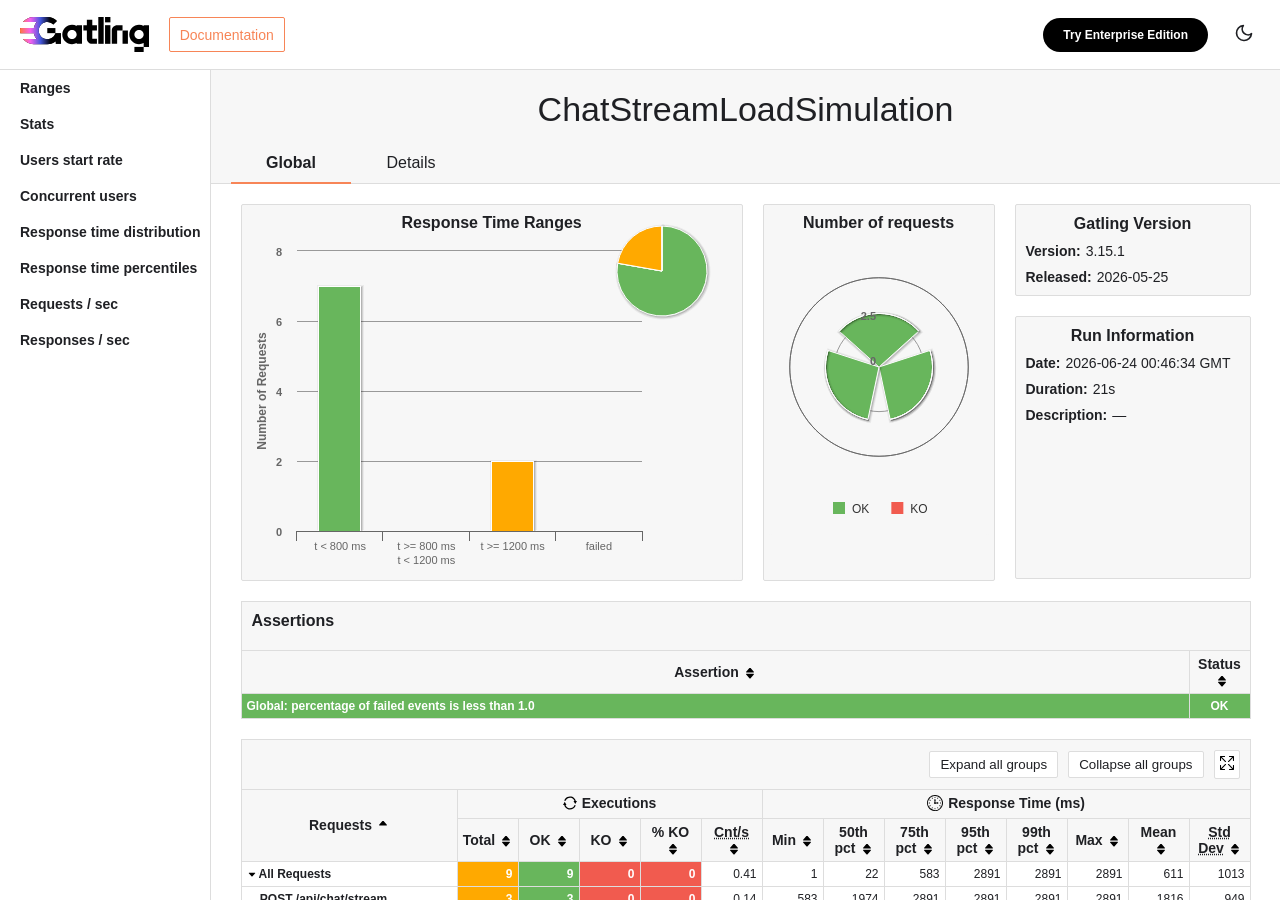
<file: gatling-tests/target/gatling/chatstreamloadsimulation-20260624004624540/index.html>
<!DOCTYPE html>
<html lang="en">
<head>
<meta charset="UTF-8">
<link rel="shortcut icon" type="image/x-icon" href="style/favicon.ico">
<link href="style/style.css" rel="stylesheet" type="text/css">
<link href="style/bootstrap.min.css" rel="stylesheet" type="text/css">
<script src="js/jquery-3.7.1.slim.min.js"></script>
<script src="js/bootstrap.min.js"></script>
<script src="js/gatling.js"></script>
<script src="js/menu.js"></script>
<script src="js/ellipsis.js"></script>
<script src="js/highstock.js"></script>
<script src="js/highcharts-more.js"></script>
<script src="js/theme.js"></script>
<script src="js/stats.js"></script>
<title>Gatling Stats - Global Information</title>
</head>
<body>
<script>
  const storedTheme = localStorage.getItem('theme') || (window.matchMedia("(prefers-color-scheme: dark)").matches ? "dark" : "light");
  if (storedTheme) document.documentElement.setAttribute('data-theme', storedTheme)

  function toggleTheme() {
    const currentTheme = document.documentElement.getAttribute("data-theme");
    const targetTheme = currentTheme === "light" ? "dark" : "light";

    document.documentElement.setAttribute('data-theme', targetTheme)
    localStorage.setItem('theme', targetTheme);
  };
</script>
<div class="app-container">
<div class="frise"></div>
<div class="head">
  <div class="gatling-open-source">
    <a class="gatling-logo gatling-logo-light" href="https://gatling.io" target="blank_" title="Gatling Home Page"><img alt="Gatling" src="style/logo-light.svg"></a>
    <a class="gatling-logo gatling-logo-dark" href="https://gatling.io" target="blank_" title="Gatling Home Page"><img alt="Gatling" src="style/logo-dark.svg"></a>
    <a class="gatling-documentation" href="https://gatling.io/docs/" target="_blank">Documentation</a>
  </div>
  <div class="nav spacer"></div>
  <a class="enterprise" href="https://gatling.io/enterprise/next-step/" target="_blank">
    <span class="button-text-state">Try Enterprise Edition</span>
    <span class="button-text-hover">Try Enterprise Edition</span>
  </a>
  <button id="theme-toggle" class="theme-toggle" type="button" onclick="toggleTheme()" aria-label="Toggle user interface mode">
    <span class="toggle-dark"><svg xmlns="http://www.w3.org/2000/svg" width="20" height="20" viewBox="0 0 24 24" fill="none" stroke="currentColor" stroke-width="2" stroke-linecap="round" stroke-linejoin="round" class="feather feather-moon"><path d="M21 12.79A9 9 0 1 1 11.21 3 7 7 0 0 0 21 12.79z"></path></svg></span>
    <span class="toggle-light"><svg xmlns="http://www.w3.org/2000/svg" width="20" height="20" viewBox="0 0 24 24" fill="none" stroke="currentColor" stroke-width="2" stroke-linecap="round" stroke-linejoin="round" class="feather feather-sun"><circle cx="12" cy="12" r="5"></circle><line x1="12" y1="1" x2="12" y2="3"></line><line x1="12" y1="21" x2="12" y2="23"></line><line x1="4.22" y1="4.22" x2="5.64" y2="5.64"></line><line x1="18.36" y1="18.36" x2="19.78" y2="19.78"></line><line x1="1" y1="12" x2="3" y2="12"></line><line x1="21" y1="12" x2="23" y2="12"></line><line x1="4.22" y1="19.78" x2="5.64" y2="18.36"></line><line x1="18.36" y1="5.64" x2="19.78" y2="4.22"></line></svg></span>
  </button>
</div>
<div class="container details">
  <div class="nav">
    <ul><li><a class="item" href="#RangesContainerId"><span class="nav-label">Ranges</span></a></li>
<li><a class="item" href="#StatsContainerId"><span class="nav-label">Stats</span></a></li>
<li><a class="item" href="#UserStartRateContainerId"><span class="nav-label">Users start rate</span></a></li>
<li><a class="item" href="#MaxConcurrentUsersContainerId"><span class="nav-label">Concurrent users</span></a></li>
<li><a class="item" href="#ResponseTimeDistributionContainerId"><span class="nav-label">Response time distribution</span></a></li>
<li><a class="item" href="#ResponseTimeContainerId"><span class="nav-label">Response time percentiles</span></a></li>
<li><a class="item" href="#RequestsContainerId"><span class="nav-label">Requests / sec</span></a></li>
<li><a class="item" href="#ResponsesContainerId"><span class="nav-label">Responses / sec</span></a></li></ul>
  </div>
  <div class="cadre">
    <div class="content">
      <div class="content-header">
        <div class="onglet">
          ChatStreamLoadSimulation
        </div>
        <div class="sous-menu" id="sousMenu">
          <div class="sous-menu-spacer">
            <div class="item ouvert"><a href="index.html">Global</a></div>
<div class="item"><a id="details_link" href="req_post--api-chat---977573613.html">Details</a></div>
          </div>
        </div>
      </div>
      <div class="content-in">
        <div class="container-article">
          <div class="article">
            
            
<div class="schema-container">

            <div id="RangesContainerId" class="schema ranges">
            </div>

            <div class="schema polar">
              <div id="container_number_of_requests"></div>
            </div>
<div class="simulation-card">
  <div class="simulation-version-information">
  <span class="simulation-information-title">Gatling Version</span>
    <span class="simulation-information-item">
      <span class="simulation-information-label">Version: </span>
      <span>3.15.1</span>
    </span>
    <span class="simulation-information-item">
      <span class="simulation-information-label">Released: </span>
      <span>2026-05-25</span>
    </span>
  </div>
  <div id="simulation-information" class="simulation-version-information">
    <span class="simulation-information-title">Run Information</span>
    <div class="simulation-information-container">
      <span class="simulation-information-item">
        <span class="simulation-information-label">Date: </span>
        <span>2026-06-24 00:46:34 GMT</span>
      </span>
      <span class="simulation-information-item">
        <span class="simulation-information-label">Duration: </span>
        <span>21s </span>
      </span>
      <span class="simulation-information-item">
        <span class="simulation-information-label">Description: </span>
        <span>&mdash;</span>
      </span>

    </div>
  </div>
</div>
</div>
<div class="statistics extensible-geant collapsed">
    <div class="title">
        Assertions
    </div>
    <table id="container_assertions" class="statistics-in extensible-geant">
        <thead>
            <tr>
                <th id="assert-col-1" class="header sortable"><span>Assertion</span></th>
                <th id="assert-col-2" class="header sortable"><span>Status</span></th>
            </tr>
        </thead>
		<tbody>
		    
<tr>
  <td class="error-col-1 ok total">
    Global: percentage of failed events is less than 1.0
    <span class="value" style="display:none">0</span>
  </td>
  <td class="error-col-2 value ok total">OK</td>
</tr>
		</tbody>
    </table>
</div>

                      <div id="statistics_table_container">
                        <div id="StatsContainerId" class="statistics extensible-geant collapsed">
                            <div class="title">
                              <div id="statistics_title" class="title_base"><span class="title_base_stats">Stats</span><span class="expand-table">Fixed height</span><span id="toggle-stats" class="toggle-table"></span><span class="collapse-table">Full size</span></div>
                              <div class="right">
                                  <button class="statistics-button expand-all-button">Expand all groups</button>
                                  <button class="statistics-button collapse-all-button">Collapse all groups</button>
                                  <button id="statistics_full_screen" class="statistics-button" onclick="openStatisticsTableModal()"><img alt="Fullscreen" src="style/fullscreen.svg"></button>
                              </div>
                            </div>
                            <div class="scrollable">
                              <table id="container_statistics_head" class="statistics-in extensible-geant">
                                  <thead>
                                      <tr>
                                          <th rowspan="2" id="col-1" class="header sortable sorted-up"><span>Requests</span></th>
                                          <th colspan="5" class="header"><span class="executions">Executions</span></th>
                                          <th colspan="8" class="header"><span class="response-time">Response Time (ms)</span></th>
                                      </tr>
                                      <tr>
                                          <th id="col-2" class="header sortable"><span>Total</span></th>
                                          <th id="col-3" class="header sortable"><span>OK</span></th>
                                          <th id="col-4" class="header sortable"><span>KO</span></th>
                                          <th id="col-5" class="header sortable"><span>% KO</span></th>
                                          <th id="col-6" class="header sortable"><span><abbr title="Count of events per second">Cnt/s</abbr></span></th>
                                          <th id="col-7" class="header sortable"><span>Min</span></th>
<th id="col-8" class="header sortable"><span>50th pct</span></th>
<th id="col-9" class="header sortable"><span>75th pct</span></th>
<th id="col-10" class="header sortable"><span>95th pct</span></th>
<th id="col-11" class="header sortable"><span>99th pct</span></th>
<th id="col-12" class="header sortable"><span>Max</span></th>
<th id="col-13" class="header sortable"><span>Mean</span></th>
<th id="col-14" class="header sortable"><span><abbr title="Standard Deviation">Std Dev</abbr></span></th>
                                      </tr>
                                  </thead>
                                  <tbody><tr id="ROOT" >
  <td class="total col-1">
    <div class="expandable-container">
      <span id="ROOT" style="margin-left: 0px;" class="expand-button ">&nbsp;</span>
        <a href="index.html" class="withTooltip">
          <span class="table-cell-tooltip" id="parent-stats-table-ROOT" data-toggle="popover" data-placement="right" data-container="body" data-content="">
            <span onmouseover="isEllipsed('stats-table-ROOT')" id="stats-table-ROOT" class="ellipsed-name">All Requests</span>
          </span>
        </a>
      <span class="value" style="display:none;">0</span>
    </div>
  </td>
  <td class="value total col-2">9</td>
  <td class="value ok col-3">9</td>
  <td class="value ko col-4">0</td>
  <td class="value ko col-5">0</td>
  <td class="value total col-6">0.41</td>
  <td class="value total col-7">1</td>
  <td class="value total col-8">22</td>
  <td class="value total col-9">583</td>
  <td class="value total col-10">2891</td>
  <td class="value total col-11">2891</td>
  <td class="value total col-12">2891</td>
  <td class="value total col-13">611</td>
  <td class="value total col-14">1013</td>
</tr></tbody>
                              </table>
                              <table id="container_statistics_body" class="statistics-in extensible-geant">
                                  <tbody><tr id="req_post--api-chat---977573613" data-parent="ROOT">
  <td class="total col-1">
    <div class="expandable-container">
      <span id="req_post--api-chat---977573613" style="margin-left: 0px;" class="expand-button hidden">&nbsp;</span>
        <a href="req_post--api-chat---977573613.html" class="withTooltip">
          <span class="table-cell-tooltip" id="parent-stats-table-req_post--api-chat---977573613" data-toggle="popover" data-placement="right" data-container="body" data-content="">
            <span onmouseover="isEllipsed('stats-table-req_post--api-chat---977573613')" id="stats-table-req_post--api-chat---977573613" class="ellipsed-name">POST /api/chat/stream</span>
          </span>
        </a>
      <span class="value" style="display:none;">0</span>
    </div>
  </td>
  <td class="value total col-2">3</td>
  <td class="value ok col-3">3</td>
  <td class="value ko col-4">0</td>
  <td class="value ko col-5">0</td>
  <td class="value total col-6">0.14</td>
  <td class="value total col-7">583</td>
  <td class="value total col-8">1974</td>
  <td class="value total col-9">2891</td>
  <td class="value total col-10">2891</td>
  <td class="value total col-11">2891</td>
  <td class="value total col-12">2891</td>
  <td class="value total col-13">1816</td>
  <td class="value total col-14">949</td>
</tr><tr id="req_first-token--825392023" data-parent="ROOT">
  <td class="total col-1">
    <div class="expandable-container">
      <span id="req_first-token--825392023" style="margin-left: 0px;" class="expand-button hidden">&nbsp;</span>
        <a href="req_first-token--825392023.html" class="withTooltip">
          <span class="table-cell-tooltip" id="parent-stats-table-req_first-token--825392023" data-toggle="popover" data-placement="right" data-container="body" data-content="">
            <span onmouseover="isEllipsed('stats-table-req_first-token--825392023')" id="stats-table-req_first-token--825392023" class="ellipsed-name">First token</span>
          </span>
        </a>
      <span class="value" style="display:none;">0</span>
    </div>
  </td>
  <td class="value total col-2">3</td>
  <td class="value ok col-3">3</td>
  <td class="value ko col-4">0</td>
  <td class="value ko col-5">0</td>
  <td class="value total col-6">0.14</td>
  <td class="value total col-7">1</td>
  <td class="value total col-8">22</td>
  <td class="value total col-9">22</td>
  <td class="value total col-10">22</td>
  <td class="value total col-11">22</td>
  <td class="value total col-12">22</td>
  <td class="value total col-13">15</td>
  <td class="value total col-14">10</td>
</tr><tr id="req_close-chat-stre-1015269120" data-parent="ROOT">
  <td class="total col-1">
    <div class="expandable-container">
      <span id="req_close-chat-stre-1015269120" style="margin-left: 0px;" class="expand-button hidden">&nbsp;</span>
        <a href="req_close-chat-stre-1015269120.html" class="withTooltip">
          <span class="table-cell-tooltip" id="parent-stats-table-req_close-chat-stre-1015269120" data-toggle="popover" data-placement="right" data-container="body" data-content="">
            <span onmouseover="isEllipsed('stats-table-req_close-chat-stre-1015269120')" id="stats-table-req_close-chat-stre-1015269120" class="ellipsed-name">Close chat stream</span>
          </span>
        </a>
      <span class="value" style="display:none;">0</span>
    </div>
  </td>
  <td class="value total col-2">3</td>
  <td class="value ok col-3">3</td>
  <td class="value ko col-4">0</td>
  <td class="value ko col-5">0</td>
  <td class="value total col-6">0.14</td>
  <td class="value total col-7">1</td>
  <td class="value total col-8">1</td>
  <td class="value total col-9">1</td>
  <td class="value total col-10">1</td>
  <td class="value total col-11">1</td>
  <td class="value total col-12">1</td>
  <td class="value total col-13">1</td>
  <td class="value total col-14">0</td>
</tr></tbody>
                              </table>
                            </div>
                        </div>
                      </div>
<dialog id="statistics_table_modal" class="statistics-table-modal">
  <div class="statistics-table-modal-header"><button class="button-modal" onclick="closeStatisticsTableModal()"><img alt="Close" src="style/close.svg"></button></div>
  <div class="statistics-table-modal-container">
    <div id="statistics_table_modal_content" class="statistics-table-modal-content"></div>
  </div>
</dialog>

            <div class="schema geant">
              <div id="UserStartRateContainerId" class="geant"></div>
            </div>

            <div class="schema geant">
              <div id="MaxConcurrentUsersContainerId" class="geant"></div>
            </div>

            <div class="schema geant">
              <div id="ResponseTimeDistributionContainerId" class="geant"></div>
            </div>

            <div class="schema geant">
              <div id="ResponseTimeContainerId" class="geant"></div>
            </div>

            <div class="schema geant">
                <div id="RequestsContainerId" class="geant"></div>
            </div>

            <div class="schema geant">
                <div id="ResponsesContainerId" class="geant"></div>
            </div>

          </div>
        </div>
      </div>
    </div>
  </div>
</div>
<script>
    $(document).ready(function() {
        $('.simulation-tooltip').popover({trigger:'hover', placement:'left'});
        
        setActiveMenu();
        
Highcharts.setOptions({
  global: { useUTC: false }
});

new Highcharts.Chart({
  chart: {
    renderTo: 'RangesContainerId',
    marginRight: 100
  },
  credits: { enabled: false },
  legend: { enabled: false },
  title: {
    text: '<span class="chart_title">Response Time Ranges</span>',
    useHTML: true
  },
  xAxis: {
    categories: [
      "t < 800 ms",
      "t >= 800 ms <br> t < 1200 ms",
      "t >= 1200 ms",
      "failed"
    ]
  },
  yAxis: {
    title: { text: 'Number of Requests' },
    reversedStacks: false
  },
  tooltip: {
    formatter: function() {
      var s;
      if (this.point.name) { // the pie chart
        s = ''+ this.point.name +': '+ this.y +'% requests';
      } else {
        s = ''+ this.y + ' requests';
      }
      return s;
    }
  },
  plotOptions: {
    series: {
      stacking: 'normal',
      shadow: true
    }
  },
  series: [
    {
      type: 'column',
      data: [{
      	color: '#68b65c',
      	y: 7
      },
      {
      	color: '#FFDD00',
      	y: 0
      },
      {
      	color: '#FFA900',
      	y: 2
      },
      {
      	color: '#f15b4f',
      	y: 0
      }]
    },
    {
      type: 'pie',
      name: 'Percentages',
      data: [
        {
          name: "t < 800 ms",
          y: 77.77777777777779,
          color: '#68b65c'
        },
        {
          name: "800 ms <= t < 1200 ms",
          y: 0.0,
          color: '#FFDD00'
        },
        {
          name: "t >= 1200 ms",
          y: 22.22222222222222,
          color: '#FFA900'
        },
        {
          name: "failed",
          y: 0.0,
          color: '#f15b4f'
        }
      ],
      center: [345, 0],
      size: 90,
      showInLegend: false,
      dataLabels: { enabled: false }
    }
  ]
});

var tickInterval = 1.0;

new Highcharts.Chart({
  chart: {
    renderTo:'container_number_of_requests',
    polar:true,
    type:'column',
    height:330
  },
  credits:{
    enabled:false
  },
  title:{
    text:'<span class="chart_title">Number of requests</span>',
    useHTML: true,
    widthAdjust:-20
  },
  xAxis:{
    tickmarkPlacement:'on',
    tickInterval: tickInterval,
    categories: ['POST /api/chat/stream', 'First token', 'Close chat stream'],
    labels:{ enabled:false }
  },
  yAxis:{
    min:0,
    reversedStacks: false
  },
  plotOptions:{
    series:{
      stacking:'normal',
      groupPadding:0,
      pointPlacement:'on',
      shadow: true
    }
  },
  legend: {
      borderWidth: 0,
      itemStyle: { fontWeight: "normal" },
      symbolRadius: 0
  },
  series:[
      {
      name:'OK',
      data:[3, 3, 3],
      color:"#68b65c"
    },
    {
      name:'KO',
      data:[0, 0, 0],
      color:"#f15b4f"
    }
  ]
});

	    $('#container_exceptions').sortable('#container_exceptions');
    
$('#container_statistics_head').sortable('#container_statistics_body');
$('.statistics').expandable();

$('#statistics_title span').attr('style', 'display: none;');

$('.table-cell-tooltip').popover({trigger:'hover'});

	    $('#container_errors').sortable('#container_errors');
    
new Highcharts.StockChart({
  chart: {
    renderTo: 'UserStartRateContainerId',
    zoomType: 'x'
  },
  credits: { enabled: false },
  legend: {
    enabled: true,
    floating: true,
    align: 'right',
    verticalAlign: 'top',
    layout: 'vertical',
    borderWidth: 0,
    itemStyle: { fontWeight: "normal" },
    symbolRadius: 0
  },
  title: {
    text: '<span class="chart_title">Number of users started per second</span>',
    useHTML: true
  },
  navigator: {
    maskInside: false
  },
  rangeSelector: {
    buttonSpacing: 0,
    buttonTheme: {
      fill: '#CFC9C6',
      padding: 1,
      stroke: '#000000',
      'stroke-width': 0.25,
      style: {
        color: '#000000',
        fontWeight: 'bold',
      },
      states: {
        stroke: '#000000',
        'stroke-width': 0.25,
        hover: {
          fill: '#92918C',
          style: { color: 'black' }
        },
        select: {
          fill: '#FFA900',
          style: { color: 'white' }
        }
      }
    },
    buttons : [
      {
        type : 'minute',
        count : 1,
        text : '1m'
      }, {
        type : 'minute',
        count : 10,
        text : '10m'
      }, {
        type : 'hour',
        count : 1,
        text : '1h'
      }, {
        type : 'all',
        count : 1,
        text : 'All'
      }
    ],
    selected : 3,
    inputEnabled : false
  },
  xAxis: {
    type: 'datetime',
    ordinal: false,
    maxZoom: 10000 // three days
  },
  yAxis: {
    title: { text: 'Number of users started' },
    opposite: false,
    min: 0
  },
  series: [
    {
color: '#5E7BE2',
name: 'Chat stream',
data: [
  [1782261995000, 2],[1782261996000, 0],[1782261997000, 0],[1782261998000, 0],[1782261999000, 0],[1782262000000, 0],[1782262001000, 0],[1782262002000, 0],[1782262003000, 0],[1782262004000, 0],[1782262005000, 1],[1782262006000, 0],[1782262007000, 0],[1782262008000, 0],[1782262009000, 0],[1782262010000, 0],[1782262011000, 0],[1782262012000, 0],[1782262013000, 0],[1782262014000, 0],[1782262015000, 0],[1782262016000, 0]
],
tooltip: { yDecimals: 0, ySuffix: '', valueDecimals: 0 }
},
    {
color: '#FFA900',
name: 'All users',
data: [
  [1782261995000, 2],[1782261996000, 0],[1782261997000, 0],[1782261998000, 0],[1782261999000, 0],[1782262000000, 0],[1782262001000, 0],[1782262002000, 0],[1782262003000, 0],[1782262004000, 0],[1782262005000, 1],[1782262006000, 0],[1782262007000, 0],[1782262008000, 0],[1782262009000, 0],[1782262010000, 0],[1782262011000, 0],[1782262012000, 0],[1782262013000, 0],[1782262014000, 0],[1782262015000, 0],[1782262016000, 0]
],
tooltip: { yDecimals: 0, ySuffix: '', valueDecimals: 0 }
}
  ]
});

new Highcharts.StockChart({
  chart: {
    renderTo: 'MaxConcurrentUsersContainerId',
    zoomType: 'x'
  },
  credits: { enabled: false },
  legend: {
    enabled: true,
    floating: true,
    align: 'right',
    verticalAlign: 'top',
    layout: 'vertical',
    borderWidth: 0,
    itemStyle: { fontWeight: "normal" },
    symbolRadius: 0
  },
  title: {
    text: '<span class="chart_title">Number of concurrent users</span>',
    useHTML: true
  },
  navigator: {
    maskInside: false
  },
  rangeSelector: {
    buttonSpacing: 0,
    buttonTheme: {
      fill: '#CFC9C6',
      padding: 1,
      stroke: '#000000',
      'stroke-width': 0.25,
      style: {
        color: '#000000',
        fontWeight: 'bold',
      },
      states: {
        stroke: '#000000',
        'stroke-width': 0.25,
        hover: {
          fill: '#92918C',
          style: { color: 'black' }
        },
        select: {
          fill: '#FFA900',
          style: { color: 'white' }
        }
      }
    },
    buttons : [
      {
        type : 'minute',
        count : 1,
        text : '1m'
      }, {
        type : 'minute',
        count : 10,
        text : '10m'
      }, {
        type : 'hour',
        count : 1,
        text : '1h'
      }, {
        type : 'all',
        count : 1,
        text : 'All'
      }
    ],
    selected : 3,
    inputEnabled : false
  },
  xAxis: {
    type: 'datetime',
    ordinal: false,
    maxZoom: 10000 // three days
  },
  yAxis: {
    title: { text: 'Number of concurrent users' },
    opposite: false,
    min: 0
  },
  series: [
    {
color: '#5E7BE2',
name: 'Chat stream',
data: [
  [1782261995000, 2],[1782261996000, 2],[1782261997000, 2],[1782261998000, 2],[1782261999000, 2],[1782262000000, 2],[1782262001000, 2],[1782262002000, 2],[1782262003000, 2],[1782262004000, 2],[1782262005000, 3],[1782262006000, 3],[1782262007000, 3],[1782262008000, 3],[1782262009000, 1],[1782262010000, 1],[1782262011000, 1],[1782262012000, 1],[1782262013000, 1],[1782262014000, 1],[1782262015000, 1],[1782262016000, 1]
],
tooltip: { yDecimals: 0, ySuffix: '', valueDecimals: 0 }
},
    {
color: '#FFA900',
name: 'All users',
data: [
  [1782261995000, 2],[1782261996000, 2],[1782261997000, 2],[1782261998000, 2],[1782261999000, 2],[1782262000000, 2],[1782262001000, 2],[1782262002000, 2],[1782262003000, 2],[1782262004000, 2],[1782262005000, 3],[1782262006000, 3],[1782262007000, 3],[1782262008000, 3],[1782262009000, 1],[1782262010000, 1],[1782262011000, 1],[1782262012000, 1],[1782262013000, 1],[1782262014000, 1],[1782262015000, 1],[1782262016000, 1]
],
tooltip: { yDecimals: 0, ySuffix: '', valueDecimals: 0 }
}
  ]
});

new Highcharts.Chart({
  chart: {
    renderTo: 'ResponseTimeDistributionContainerId',
    type: 'column',
    marginBottom: 60
  },
  credits: { enabled: false },
  legend: {
    enabled: true,
    floating: true,
    y: 5,
    borderWidth: 0,
    itemStyle: { fontWeight: "normal" },
    symbolRadius: 0
  },
  title: {
    text: '<span class="chart_title">Response Time Distribution</span>',
    useHTML: true
  },
  navigator: {
    maskInside: false
  },
  xAxis: {
    categories: ['15', '44', '73', '102', '131', '160', '189', '218', '247', '276', '304', '333', '362', '391', '420', '449', '478', '507', '536', '565', '593', '622', '651', '680', '709', '738', '767', '796', '825', '854', '882', '911', '940', '969', '998', '1027', '1056', '1085', '1114', '1143', '1171', '1200', '1229', '1258', '1287', '1316', '1345', '1374', '1403', '1432', '1460', '1489', '1518', '1547', '1576', '1605', '1634', '1663', '1692', '1721', '1749', '1778', '1807', '1836', '1865', '1894', '1923', '1952', '1981', '2010', '2038', '2067', '2096', '2125', '2154', '2183', '2212', '2241', '2270', '2299', '2327', '2356', '2385', '2414', '2443', '2472', '2501', '2530', '2559', '2588', '2616', '2645', '2674', '2703', '2732', '2761', '2790', '2819', '2848', '2877'],
    tickInterval: 20
  },
  yAxis: {
    min: 0,
    title: { text: 'Percentage of Requests' },
    reversedStacks: false
  },
  tooltip: {
    formatter: function() {
      return '<b>'+ this.x +' ms</b><br/>'+
      this.series.name +': '+ this.y +' %<br/>'+
      'Total: '+ this.point.stackTotal + ' %';
    }
  },
  plotOptions: {
    series: {
      groupPadding: 0,
      stacking: 'normal',
	    shadow: true
    }
  },
  series: [
  	{
type: 'column',
color: '#68b65c',
name: 'OK',
data: [
  66.66,0.0,0.0,0.0,0.0,0.0,0.0,0.0,0.0,0.0,0.0,0.0,0.0,0.0,0.0,0.0,0.0,0.0,0.0,0.0,11.11,0.0,0.0,0.0,0.0,0.0,0.0,0.0,0.0,0.0,0.0,0.0,0.0,0.0,0.0,0.0,0.0,0.0,0.0,0.0,0.0,0.0,0.0,0.0,0.0,0.0,0.0,0.0,0.0,0.0,0.0,0.0,0.0,0.0,0.0,0.0,0.0,0.0,0.0,0.0,0.0,0.0,0.0,0.0,0.0,0.0,0.0,0.0,11.11,0.0,0.0,0.0,0.0,0.0,0.0,0.0,0.0,0.0,0.0,0.0,0.0,0.0,0.0,0.0,0.0,0.0,0.0,0.0,0.0,0.0,0.0,0.0,0.0,0.0,0.0,0.0,0.0,0.0,0.0,11.11
],
tooltip: { yDecimals: 0, ySuffix: 'ms' }
},
  	{
type: 'column',
color: '#f15b4f',
name: 'KO',
data: [
  0.0,0.0,0.0,0.0,0.0,0.0,0.0,0.0,0.0,0.0,0.0,0.0,0.0,0.0,0.0,0.0,0.0,0.0,0.0,0.0,0.0,0.0,0.0,0.0,0.0,0.0,0.0,0.0,0.0,0.0,0.0,0.0,0.0,0.0,0.0,0.0,0.0,0.0,0.0,0.0,0.0,0.0,0.0,0.0,0.0,0.0,0.0,0.0,0.0,0.0,0.0,0.0,0.0,0.0,0.0,0.0,0.0,0.0,0.0,0.0,0.0,0.0,0.0,0.0,0.0,0.0,0.0,0.0,0.0,0.0,0.0,0.0,0.0,0.0,0.0,0.0,0.0,0.0,0.0,0.0,0.0,0.0,0.0,0.0,0.0,0.0,0.0,0.0,0.0,0.0,0.0,0.0,0.0,0.0,0.0,0.0,0.0,0.0,0.0,0.0
],
tooltip: { yDecimals: 0, ySuffix: 'ms' }
}
  ]
});

new Highcharts.StockChart({
  chart: {
    renderTo: 'ResponseTimeContainerId',
    zoomType: 'x',
    marginBottom: 60
  },
  colors: ['#c4fd90', '#7ff77f', '#6ff2ad', '#61ede6', '#58c7e0', '#4ea1d4', '#487ad9', '#3f52cc', '#7335dc', '#c73905', '#FFA900'],
  credits: { enabled: false },
  legend: {
    enabled: true,
    floating: true,
    y: -65,
    borderWidth: 0,
    itemStyle: { fontWeight: "normal" },
    symbolRadius: 0
  },
  title: {
    text: '<span class="chart_title chart_title_">Response Time Percentiles over Time (OK)</span>',
    useHTML: true
  },
  navigator: {
    maskInside: false,
    baseSeries: 9
  },
  rangeSelector: {
    rangeSelector: { align: "left" },
    buttonSpacing: 0,
    buttonTheme: {
      fill: '#CFC9C6',
      padding: 1,
      stroke: '#000000',
      'stroke-width': 0.25,
      style: {
        color: '#000000',
        fontWeight: 'bold',
      },
      states: {
        stroke: '#92918C',
        'stroke-width': 0.25,
        hover: {
          fill: '#92918C',
          style: { color: 'black' }
        },
        select: {
          fill: '#FFA900',
          style: { color: 'white' }
        }
      }
    },
    buttons : [
      {
        type : 'minute',
        count : 1,
        text : '1m'
      }, {
        type : 'minute',
        count : 10,
        text : '10m'
      }, {
        type : 'hour',
        count : 1,
        text : '1h'
      }, {
        type : 'all',
        count : 1,
        text : 'All'
      }
    ],
    selected : 3,
    inputEnabled : false
  },
  xAxis: {
    type: 'datetime',
    ordinal: false,
    maxZoom: 10000 // three days
  },
  yAxis:[
    {
      min: 0,
      title: { text: 'Response Time (ms)' },
      opposite: false
    }
  ],
  plotOptions: {
    arearange: { lineWidth: 1 },
    series: {
      dataGrouping: { enabled: false }
    }
  },
  series: [
  
         {
pointInterval: 1000,
name: 'min',
data: [[1782261995000, 2891], [1782261996000, 1974], [1782261997000, null], [1782261998000, 22], [1782261999000, null], [1782262000000, null], [1782262001000, null], [1782262002000, null], [1782262003000, null], [1782262004000, null], [1782262005000, null], [1782262006000, 583], [1782262007000, 1], [1782262008000, 1], [1782262009000, null], [1782262010000, null], [1782262011000, null], [1782262012000, null], [1782262013000, null], [1782262014000, null], [1782262015000, null], [1782262016000, 1]],
tooltip: { yDecimals: 0, ySuffix: 'ms' },
type : 'area',
yAxis: 0,
zIndex: 10
},
         {
pointInterval: 1000,
name: '25%',
data: [[1782261995000, 2891], [1782261996000, 1974], [1782261997000, null], [1782261998000, 22], [1782261999000, null], [1782262000000, null], [1782262001000, null], [1782262002000, null], [1782262003000, null], [1782262004000, null], [1782262005000, null], [1782262006000, 583], [1782262007000, 1], [1782262008000, 1], [1782262009000, null], [1782262010000, null], [1782262011000, null], [1782262012000, null], [1782262013000, null], [1782262014000, null], [1782262015000, null], [1782262016000, 1]],
tooltip: { yDecimals: 0, ySuffix: 'ms' },
type : 'area',
yAxis: 0,
zIndex: 9
},
         {
pointInterval: 1000,
name: '50%',
data: [[1782261995000, 2891], [1782261996000, 1974], [1782261997000, null], [1782261998000, 22], [1782261999000, null], [1782262000000, null], [1782262001000, null], [1782262002000, null], [1782262003000, null], [1782262004000, null], [1782262005000, null], [1782262006000, 583], [1782262007000, 1], [1782262008000, 1], [1782262009000, null], [1782262010000, null], [1782262011000, null], [1782262012000, null], [1782262013000, null], [1782262014000, null], [1782262015000, null], [1782262016000, 1]],
tooltip: { yDecimals: 0, ySuffix: 'ms' },
type : 'area',
yAxis: 0,
zIndex: 8
},
         {
pointInterval: 1000,
name: '75%',
data: [[1782261995000, 2891], [1782261996000, 1974], [1782261997000, null], [1782261998000, 22], [1782261999000, null], [1782262000000, null], [1782262001000, null], [1782262002000, null], [1782262003000, null], [1782262004000, null], [1782262005000, null], [1782262006000, 583], [1782262007000, 1], [1782262008000, 1], [1782262009000, null], [1782262010000, null], [1782262011000, null], [1782262012000, null], [1782262013000, null], [1782262014000, null], [1782262015000, null], [1782262016000, 1]],
tooltip: { yDecimals: 0, ySuffix: 'ms' },
type : 'area',
yAxis: 0,
zIndex: 7
},
         {
pointInterval: 1000,
name: '80%',
data: [[1782261995000, 2891], [1782261996000, 1974], [1782261997000, null], [1782261998000, 22], [1782261999000, null], [1782262000000, null], [1782262001000, null], [1782262002000, null], [1782262003000, null], [1782262004000, null], [1782262005000, null], [1782262006000, 583], [1782262007000, 1], [1782262008000, 1], [1782262009000, null], [1782262010000, null], [1782262011000, null], [1782262012000, null], [1782262013000, null], [1782262014000, null], [1782262015000, null], [1782262016000, 1]],
tooltip: { yDecimals: 0, ySuffix: 'ms' },
type : 'area',
yAxis: 0,
zIndex: 6
},
         {
pointInterval: 1000,
name: '85%',
data: [[1782261995000, 2891], [1782261996000, 1974], [1782261997000, null], [1782261998000, 22], [1782261999000, null], [1782262000000, null], [1782262001000, null], [1782262002000, null], [1782262003000, null], [1782262004000, null], [1782262005000, null], [1782262006000, 583], [1782262007000, 1], [1782262008000, 1], [1782262009000, null], [1782262010000, null], [1782262011000, null], [1782262012000, null], [1782262013000, null], [1782262014000, null], [1782262015000, null], [1782262016000, 1]],
tooltip: { yDecimals: 0, ySuffix: 'ms' },
type : 'area',
yAxis: 0,
zIndex: 5
},
         {
pointInterval: 1000,
name: '90%',
data: [[1782261995000, 2891], [1782261996000, 1974], [1782261997000, null], [1782261998000, 22], [1782261999000, null], [1782262000000, null], [1782262001000, null], [1782262002000, null], [1782262003000, null], [1782262004000, null], [1782262005000, null], [1782262006000, 583], [1782262007000, 1], [1782262008000, 1], [1782262009000, null], [1782262010000, null], [1782262011000, null], [1782262012000, null], [1782262013000, null], [1782262014000, null], [1782262015000, null], [1782262016000, 1]],
tooltip: { yDecimals: 0, ySuffix: 'ms' },
type : 'area',
yAxis: 0,
zIndex: 4
},
         {
pointInterval: 1000,
name: '95%',
data: [[1782261995000, 2891], [1782261996000, 1974], [1782261997000, null], [1782261998000, 22], [1782261999000, null], [1782262000000, null], [1782262001000, null], [1782262002000, null], [1782262003000, null], [1782262004000, null], [1782262005000, null], [1782262006000, 583], [1782262007000, 1], [1782262008000, 1], [1782262009000, null], [1782262010000, null], [1782262011000, null], [1782262012000, null], [1782262013000, null], [1782262014000, null], [1782262015000, null], [1782262016000, 1]],
tooltip: { yDecimals: 0, ySuffix: 'ms' },
type : 'area',
yAxis: 0,
zIndex: 3
},
         {
pointInterval: 1000,
name: '99%',
data: [[1782261995000, 2891], [1782261996000, 1974], [1782261997000, null], [1782261998000, 22], [1782261999000, null], [1782262000000, null], [1782262001000, null], [1782262002000, null], [1782262003000, null], [1782262004000, null], [1782262005000, null], [1782262006000, 583], [1782262007000, 1], [1782262008000, 1], [1782262009000, null], [1782262010000, null], [1782262011000, null], [1782262012000, null], [1782262013000, null], [1782262014000, null], [1782262015000, null], [1782262016000, 1]],
tooltip: { yDecimals: 0, ySuffix: 'ms' },
type : 'area',
yAxis: 0,
zIndex: 2
},
         {
pointInterval: 1000,
name: 'max',
data: [[1782261995000, 2891], [1782261996000, 1974], [1782261997000, null], [1782261998000, 22], [1782261999000, null], [1782262000000, null], [1782262001000, null], [1782262002000, null], [1782262003000, null], [1782262004000, null], [1782262005000, null], [1782262006000, 583], [1782262007000, 1], [1782262008000, 1], [1782262009000, null], [1782262010000, null], [1782262011000, null], [1782262012000, null], [1782262013000, null], [1782262014000, null], [1782262015000, null], [1782262016000, 1]],
tooltip: { yDecimals: 0, ySuffix: 'ms' },
type : 'area',
yAxis: 0,
zIndex: 1
}
  ]
});

new Highcharts.StockChart({
  chart: {
    renderTo: 'RequestsContainerId',
    zoomType: 'x',
    marginBottom: 60
  },
  credits: { enabled: false },
  legend: {
    enabled: true,
    floating: true,
    y: -65,
    borderWidth: 0,
    itemStyle: { fontWeight: "normal" },
    symbolRadius: 0
  },
  title: {
    text: '<span class="chart_title">Number of requests per second</span>',
    useHTML: true
  },
  navigator: {
    maskInside: false
  },
  rangeSelector: {
    buttonSpacing: 0,
    buttonTheme: {
      fill: '#CFC9C6',
      padding: 1,
      stroke: '#000000',
      'stroke-width': 0.25,
      style: {
        color: '#000000',
        fontWeight: 'bold',
      },
      states: {
        stroke: '#000000',
        'stroke-width': 0.25,
        hover: {
          fill: '#92918C',
          style: { color: 'black' }
         },
         select: {
          fill: '#FFA900',
          style: { color: 'white' }
        }
      }
    },
    buttons : [
      {
        type : 'minute',
        count : 1,
        text : '1m'
      }, {
        type : 'minute',
        count : 10,
        text : '10m'
      }, {
        type : 'hour',
        count : 1,
        text : '1h'
      }, {
        type : 'all',
        count : 1,
        text : 'All'
      }
    ],
    selected : 3,
    inputEnabled : false
  },
  plotOptions: {
    series: {
      dataGrouping: { enabled: false }
    },
    area: {
      stacking: 'normal'
    }
  },
  xAxis: {
    type: 'datetime',
    ordinal: false,
    maxZoom: 10000 // three days
  },
  yAxis:[
    {
      min: 0,
      title: { text: 'Number of requests' },
      opposite: false,
      reversedStacks: false
    }
  ],
  series: [
    {
color: '#5E7BE2',
name: 'All',
data: [[1782261995000, 1], [1782261996000, 1], [1782261997000, 0], [1782261998000, 2], [1782261999000, 0], [1782262000000, 0], [1782262001000, 0], [1782262002000, 0], [1782262003000, 0], [1782262004000, 0], [1782262005000, 0], [1782262006000, 1], [1782262007000, 1], [1782262008000, 2], [1782262009000, 0], [1782262010000, 0], [1782262011000, 0], [1782262012000, 0], [1782262013000, 0], [1782262014000, 0], [1782262015000, 0], [1782262016000, 1]],
tooltip: { yDecimals: 0, ySuffix: '', valueDecimals: 0 }
,type: 'area'
}
  ]
});

new Highcharts.StockChart({
  chart: {
    renderTo: 'ResponsesContainerId',
    zoomType: 'x',
    marginBottom: 60
  },
  credits: { enabled: false },
  legend: {
    enabled: true,
    floating: true,
    y: -65,
    borderWidth: 0,
    itemStyle: { fontWeight: "normal" },
    symbolRadius: 0
  },
  title: {
    text: '<span class="chart_title">Number of responses per second</span>',
    useHTML: true
  },
  navigator: {
    maskInside: false
  },
  rangeSelector: {
    buttonSpacing: 0,
    buttonTheme: {
      fill: '#CFC9C6',
      padding: 1,
      stroke: '#000000',
      'stroke-width': 0.25,
      style: {
        color: '#000000',
        fontWeight: 'bold',
      },
      states: {
        stroke: '#000000',
        'stroke-width': 0.25,
        hover: {
          fill: '#92918C',
          style: { color: 'black' }
         },
         select: {
          fill: '#FFA900',
          style: { color: 'white' }
        }
      }
    },
    buttons : [
      {
        type : 'minute',
        count : 1,
        text : '1m'
      }, {
        type : 'minute',
        count : 10,
        text : '10m'
      }, {
        type : 'hour',
        count : 1,
        text : '1h'
      }, {
        type : 'all',
        count : 1,
        text : 'All'
      }
    ],
    selected : 3,
    inputEnabled : false
  },
  plotOptions: {
    series: {
      dataGrouping: { enabled: false }
    },
    area: {
      stacking: 'normal'
    }
  },
  xAxis: {
    type: 'datetime',
    ordinal: false,
    maxZoom: 10000 // three days
  },
  yAxis:[
    {
      min: 0,
      title: { text: 'Number of responses' },
      opposite: false,
      reversedStacks: false
    }
  ],
  series: [
    {
color: '#5E7BE2',
name: 'All',
data: [[1782261995000, 0], [1782261996000, 0], [1782261997000, 0], [1782261998000, 4], [1782261999000, 0], [1782262000000, 0], [1782262001000, 0], [1782262002000, 0], [1782262003000, 0], [1782262004000, 0], [1782262005000, 0], [1782262006000, 0], [1782262007000, 2], [1782262008000, 2], [1782262009000, 0], [1782262010000, 0], [1782262011000, 0], [1782262012000, 0], [1782262013000, 0], [1782262014000, 0], [1782262015000, 0], [1782262016000, 1]],
tooltip: { yDecimals: 0, ySuffix: '', valueDecimals: 0 }

},
{
color: '#68b65c',
name: 'OK',
data: [[1782261995000, 0], [1782261996000, 0], [1782261997000, 0], [1782261998000, 4], [1782261999000, 0], [1782262000000, 0], [1782262001000, 0], [1782262002000, 0], [1782262003000, 0], [1782262004000, 0], [1782262005000, 0], [1782262006000, 0], [1782262007000, 2], [1782262008000, 2], [1782262009000, 0], [1782262010000, 0], [1782262011000, 0], [1782262012000, 0], [1782262013000, 0], [1782262014000, 0], [1782262015000, 0], [1782262016000, 1]],
tooltip: { yDecimals: 0, ySuffix: '', valueDecimals: 0 }
,type: 'area'
},
{
color: '#f15b4f',
name: 'KO',
data: [[1782261995000, 0], [1782261996000, 0], [1782261997000, 0], [1782261998000, 0], [1782261999000, 0], [1782262000000, 0], [1782262001000, 0], [1782262002000, 0], [1782262003000, 0], [1782262004000, 0], [1782262005000, 0], [1782262006000, 0], [1782262007000, 0], [1782262008000, 0], [1782262009000, 0], [1782262010000, 0], [1782262011000, 0], [1782262012000, 0], [1782262013000, 0], [1782262014000, 0], [1782262015000, 0], [1782262016000, 0]],
tooltip: { yDecimals: 0, ySuffix: '', valueDecimals: 0 }
,type: 'area'
},
{
type: 'pie',
name: 'Distribution',
data: [
  {name: 'OK', y: 9, color: '#68b65c'},
  {name: 'KO', y: 0, color: '#f15b4f'}
],
center: [775, -40],
size: 70,
showInLegend: false,
dataLabels: { enabled: false },
dataGrouping: { enabled: false }
}
  ]
});

    });
</script>
</div>
</body>
</html>
</file>
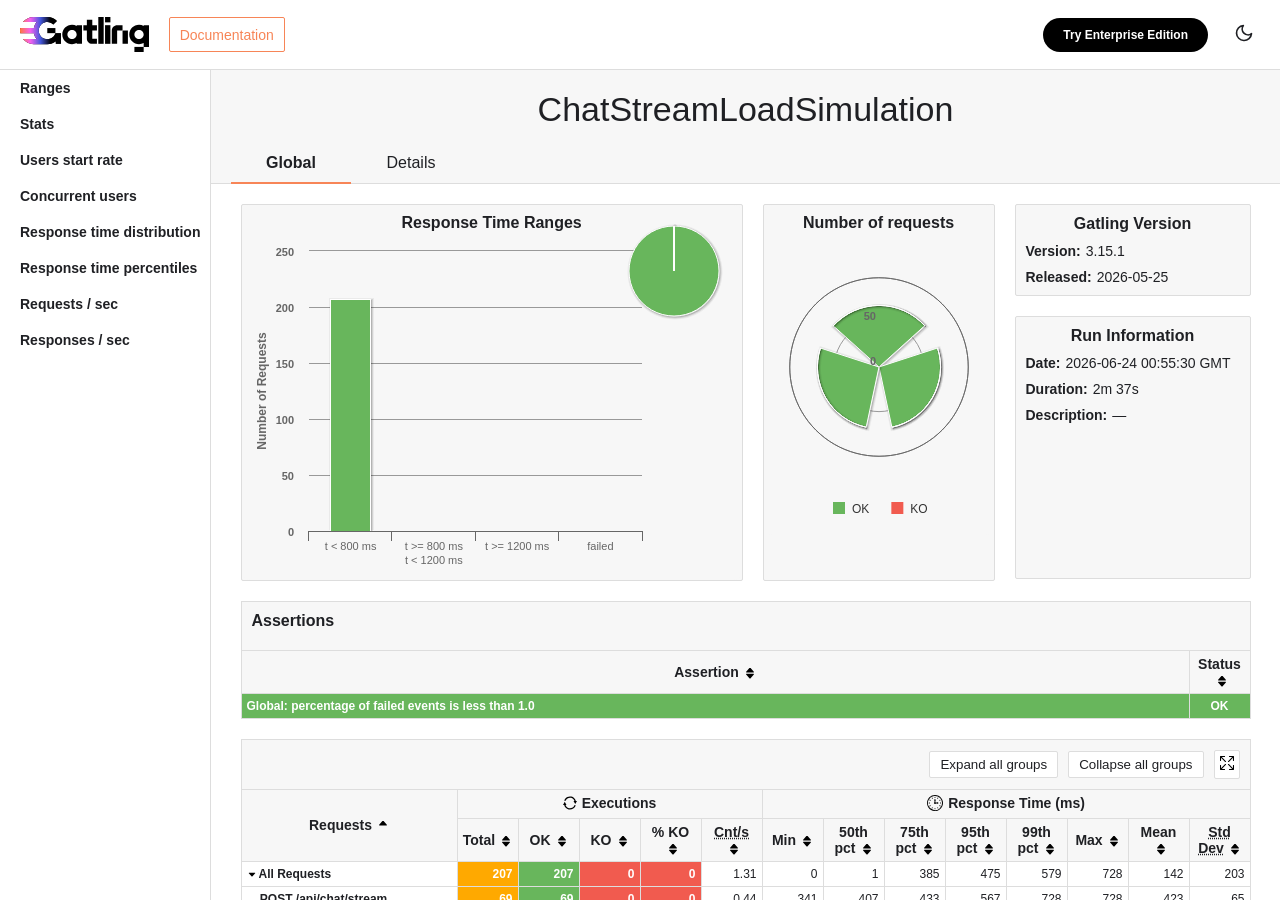
<file: gatling-tests/target/gatling/chatstreamloadsimulation-20260624005523020/index.html>
<!DOCTYPE html>
<html lang="en">
<head>
<meta charset="UTF-8">
<link rel="shortcut icon" type="image/x-icon" href="style/favicon.ico">
<link href="style/style.css" rel="stylesheet" type="text/css">
<link href="style/bootstrap.min.css" rel="stylesheet" type="text/css">
<script src="js/jquery-3.7.1.slim.min.js"></script>
<script src="js/bootstrap.min.js"></script>
<script src="js/gatling.js"></script>
<script src="js/menu.js"></script>
<script src="js/ellipsis.js"></script>
<script src="js/highstock.js"></script>
<script src="js/highcharts-more.js"></script>
<script src="js/theme.js"></script>
<script src="js/stats.js"></script>
<title>Gatling Stats - Global Information</title>
</head>
<body>
<script>
  const storedTheme = localStorage.getItem('theme') || (window.matchMedia("(prefers-color-scheme: dark)").matches ? "dark" : "light");
  if (storedTheme) document.documentElement.setAttribute('data-theme', storedTheme)

  function toggleTheme() {
    const currentTheme = document.documentElement.getAttribute("data-theme");
    const targetTheme = currentTheme === "light" ? "dark" : "light";

    document.documentElement.setAttribute('data-theme', targetTheme)
    localStorage.setItem('theme', targetTheme);
  };
</script>
<div class="app-container">
<div class="frise"></div>
<div class="head">
  <div class="gatling-open-source">
    <a class="gatling-logo gatling-logo-light" href="https://gatling.io" target="blank_" title="Gatling Home Page"><img alt="Gatling" src="style/logo-light.svg"></a>
    <a class="gatling-logo gatling-logo-dark" href="https://gatling.io" target="blank_" title="Gatling Home Page"><img alt="Gatling" src="style/logo-dark.svg"></a>
    <a class="gatling-documentation" href="https://gatling.io/docs/" target="_blank">Documentation</a>
  </div>
  <div class="nav spacer"></div>
  <a class="enterprise" href="https://gatling.io/enterprise/next-step/" target="_blank">
    <span class="button-text-state">Try Enterprise Edition</span>
    <span class="button-text-hover">Try Enterprise Edition</span>
  </a>
  <button id="theme-toggle" class="theme-toggle" type="button" onclick="toggleTheme()" aria-label="Toggle user interface mode">
    <span class="toggle-dark"><svg xmlns="http://www.w3.org/2000/svg" width="20" height="20" viewBox="0 0 24 24" fill="none" stroke="currentColor" stroke-width="2" stroke-linecap="round" stroke-linejoin="round" class="feather feather-moon"><path d="M21 12.79A9 9 0 1 1 11.21 3 7 7 0 0 0 21 12.79z"></path></svg></span>
    <span class="toggle-light"><svg xmlns="http://www.w3.org/2000/svg" width="20" height="20" viewBox="0 0 24 24" fill="none" stroke="currentColor" stroke-width="2" stroke-linecap="round" stroke-linejoin="round" class="feather feather-sun"><circle cx="12" cy="12" r="5"></circle><line x1="12" y1="1" x2="12" y2="3"></line><line x1="12" y1="21" x2="12" y2="23"></line><line x1="4.22" y1="4.22" x2="5.64" y2="5.64"></line><line x1="18.36" y1="18.36" x2="19.78" y2="19.78"></line><line x1="1" y1="12" x2="3" y2="12"></line><line x1="21" y1="12" x2="23" y2="12"></line><line x1="4.22" y1="19.78" x2="5.64" y2="18.36"></line><line x1="18.36" y1="5.64" x2="19.78" y2="4.22"></line></svg></span>
  </button>
</div>
<div class="container details">
  <div class="nav">
    <ul><li><a class="item" href="#RangesContainerId"><span class="nav-label">Ranges</span></a></li>
<li><a class="item" href="#StatsContainerId"><span class="nav-label">Stats</span></a></li>
<li><a class="item" href="#UserStartRateContainerId"><span class="nav-label">Users start rate</span></a></li>
<li><a class="item" href="#MaxConcurrentUsersContainerId"><span class="nav-label">Concurrent users</span></a></li>
<li><a class="item" href="#ResponseTimeDistributionContainerId"><span class="nav-label">Response time distribution</span></a></li>
<li><a class="item" href="#ResponseTimeContainerId"><span class="nav-label">Response time percentiles</span></a></li>
<li><a class="item" href="#RequestsContainerId"><span class="nav-label">Requests / sec</span></a></li>
<li><a class="item" href="#ResponsesContainerId"><span class="nav-label">Responses / sec</span></a></li></ul>
  </div>
  <div class="cadre">
    <div class="content">
      <div class="content-header">
        <div class="onglet">
          ChatStreamLoadSimulation
        </div>
        <div class="sous-menu" id="sousMenu">
          <div class="sous-menu-spacer">
            <div class="item ouvert"><a href="index.html">Global</a></div>
<div class="item"><a id="details_link" href="req_post--api-chat---977573613.html">Details</a></div>
          </div>
        </div>
      </div>
      <div class="content-in">
        <div class="container-article">
          <div class="article">
            
            
<div class="schema-container">

            <div id="RangesContainerId" class="schema ranges">
            </div>

            <div class="schema polar">
              <div id="container_number_of_requests"></div>
            </div>
<div class="simulation-card">
  <div class="simulation-version-information">
  <span class="simulation-information-title">Gatling Version</span>
    <span class="simulation-information-item">
      <span class="simulation-information-label">Version: </span>
      <span>3.15.1</span>
    </span>
    <span class="simulation-information-item">
      <span class="simulation-information-label">Released: </span>
      <span>2026-05-25</span>
    </span>
  </div>
  <div id="simulation-information" class="simulation-version-information">
    <span class="simulation-information-title">Run Information</span>
    <div class="simulation-information-container">
      <span class="simulation-information-item">
        <span class="simulation-information-label">Date: </span>
        <span>2026-06-24 00:55:30 GMT</span>
      </span>
      <span class="simulation-information-item">
        <span class="simulation-information-label">Duration: </span>
        <span>2m 37s </span>
      </span>
      <span class="simulation-information-item">
        <span class="simulation-information-label">Description: </span>
        <span>&mdash;</span>
      </span>

    </div>
  </div>
</div>
</div>
<div class="statistics extensible-geant collapsed">
    <div class="title">
        Assertions
    </div>
    <table id="container_assertions" class="statistics-in extensible-geant">
        <thead>
            <tr>
                <th id="assert-col-1" class="header sortable"><span>Assertion</span></th>
                <th id="assert-col-2" class="header sortable"><span>Status</span></th>
            </tr>
        </thead>
		<tbody>
		    
<tr>
  <td class="error-col-1 ok total">
    Global: percentage of failed events is less than 1.0
    <span class="value" style="display:none">0</span>
  </td>
  <td class="error-col-2 value ok total">OK</td>
</tr>
		</tbody>
    </table>
</div>

                      <div id="statistics_table_container">
                        <div id="StatsContainerId" class="statistics extensible-geant collapsed">
                            <div class="title">
                              <div id="statistics_title" class="title_base"><span class="title_base_stats">Stats</span><span class="expand-table">Fixed height</span><span id="toggle-stats" class="toggle-table"></span><span class="collapse-table">Full size</span></div>
                              <div class="right">
                                  <button class="statistics-button expand-all-button">Expand all groups</button>
                                  <button class="statistics-button collapse-all-button">Collapse all groups</button>
                                  <button id="statistics_full_screen" class="statistics-button" onclick="openStatisticsTableModal()"><img alt="Fullscreen" src="style/fullscreen.svg"></button>
                              </div>
                            </div>
                            <div class="scrollable">
                              <table id="container_statistics_head" class="statistics-in extensible-geant">
                                  <thead>
                                      <tr>
                                          <th rowspan="2" id="col-1" class="header sortable sorted-up"><span>Requests</span></th>
                                          <th colspan="5" class="header"><span class="executions">Executions</span></th>
                                          <th colspan="8" class="header"><span class="response-time">Response Time (ms)</span></th>
                                      </tr>
                                      <tr>
                                          <th id="col-2" class="header sortable"><span>Total</span></th>
                                          <th id="col-3" class="header sortable"><span>OK</span></th>
                                          <th id="col-4" class="header sortable"><span>KO</span></th>
                                          <th id="col-5" class="header sortable"><span>% KO</span></th>
                                          <th id="col-6" class="header sortable"><span><abbr title="Count of events per second">Cnt/s</abbr></span></th>
                                          <th id="col-7" class="header sortable"><span>Min</span></th>
<th id="col-8" class="header sortable"><span>50th pct</span></th>
<th id="col-9" class="header sortable"><span>75th pct</span></th>
<th id="col-10" class="header sortable"><span>95th pct</span></th>
<th id="col-11" class="header sortable"><span>99th pct</span></th>
<th id="col-12" class="header sortable"><span>Max</span></th>
<th id="col-13" class="header sortable"><span>Mean</span></th>
<th id="col-14" class="header sortable"><span><abbr title="Standard Deviation">Std Dev</abbr></span></th>
                                      </tr>
                                  </thead>
                                  <tbody><tr id="ROOT" >
  <td class="total col-1">
    <div class="expandable-container">
      <span id="ROOT" style="margin-left: 0px;" class="expand-button ">&nbsp;</span>
        <a href="index.html" class="withTooltip">
          <span class="table-cell-tooltip" id="parent-stats-table-ROOT" data-toggle="popover" data-placement="right" data-container="body" data-content="">
            <span onmouseover="isEllipsed('stats-table-ROOT')" id="stats-table-ROOT" class="ellipsed-name">All Requests</span>
          </span>
        </a>
      <span class="value" style="display:none;">0</span>
    </div>
  </td>
  <td class="value total col-2">207</td>
  <td class="value ok col-3">207</td>
  <td class="value ko col-4">0</td>
  <td class="value ko col-5">0</td>
  <td class="value total col-6">1.31</td>
  <td class="value total col-7">0</td>
  <td class="value total col-8">1</td>
  <td class="value total col-9">385</td>
  <td class="value total col-10">475</td>
  <td class="value total col-11">579</td>
  <td class="value total col-12">728</td>
  <td class="value total col-13">142</td>
  <td class="value total col-14">203</td>
</tr></tbody>
                              </table>
                              <table id="container_statistics_body" class="statistics-in extensible-geant">
                                  <tbody><tr id="req_post--api-chat---977573613" data-parent="ROOT">
  <td class="total col-1">
    <div class="expandable-container">
      <span id="req_post--api-chat---977573613" style="margin-left: 0px;" class="expand-button hidden">&nbsp;</span>
        <a href="req_post--api-chat---977573613.html" class="withTooltip">
          <span class="table-cell-tooltip" id="parent-stats-table-req_post--api-chat---977573613" data-toggle="popover" data-placement="right" data-container="body" data-content="">
            <span onmouseover="isEllipsed('stats-table-req_post--api-chat---977573613')" id="stats-table-req_post--api-chat---977573613" class="ellipsed-name">POST /api/chat/stream</span>
          </span>
        </a>
      <span class="value" style="display:none;">0</span>
    </div>
  </td>
  <td class="value total col-2">69</td>
  <td class="value ok col-3">69</td>
  <td class="value ko col-4">0</td>
  <td class="value ko col-5">0</td>
  <td class="value total col-6">0.44</td>
  <td class="value total col-7">341</td>
  <td class="value total col-8">407</td>
  <td class="value total col-9">433</td>
  <td class="value total col-10">567</td>
  <td class="value total col-11">728</td>
  <td class="value total col-12">728</td>
  <td class="value total col-13">423</td>
  <td class="value total col-14">65</td>
</tr><tr id="req_first-token--825392023" data-parent="ROOT">
  <td class="total col-1">
    <div class="expandable-container">
      <span id="req_first-token--825392023" style="margin-left: 0px;" class="expand-button hidden">&nbsp;</span>
        <a href="req_first-token--825392023.html" class="withTooltip">
          <span class="table-cell-tooltip" id="parent-stats-table-req_first-token--825392023" data-toggle="popover" data-placement="right" data-container="body" data-content="">
            <span onmouseover="isEllipsed('stats-table-req_first-token--825392023')" id="stats-table-req_first-token--825392023" class="ellipsed-name">First token</span>
          </span>
        </a>
      <span class="value" style="display:none;">0</span>
    </div>
  </td>
  <td class="value total col-2">69</td>
  <td class="value ok col-3">69</td>
  <td class="value ko col-4">0</td>
  <td class="value ko col-5">0</td>
  <td class="value total col-6">0.44</td>
  <td class="value total col-7">0</td>
  <td class="value total col-8">0</td>
  <td class="value total col-9">1</td>
  <td class="value total col-10">1</td>
  <td class="value total col-11">18</td>
  <td class="value total col-12">18</td>
  <td class="value total col-13">1</td>
  <td class="value total col-14">2</td>
</tr><tr id="req_close-chat-stre-1015269120" data-parent="ROOT">
  <td class="total col-1">
    <div class="expandable-container">
      <span id="req_close-chat-stre-1015269120" style="margin-left: 0px;" class="expand-button hidden">&nbsp;</span>
        <a href="req_close-chat-stre-1015269120.html" class="withTooltip">
          <span class="table-cell-tooltip" id="parent-stats-table-req_close-chat-stre-1015269120" data-toggle="popover" data-placement="right" data-container="body" data-content="">
            <span onmouseover="isEllipsed('stats-table-req_close-chat-stre-1015269120')" id="stats-table-req_close-chat-stre-1015269120" class="ellipsed-name">Close chat stream</span>
          </span>
        </a>
      <span class="value" style="display:none;">0</span>
    </div>
  </td>
  <td class="value total col-2">69</td>
  <td class="value ok col-3">69</td>
  <td class="value ko col-4">0</td>
  <td class="value ko col-5">0</td>
  <td class="value total col-6">0.44</td>
  <td class="value total col-7">1</td>
  <td class="value total col-8">1</td>
  <td class="value total col-9">1</td>
  <td class="value total col-10">1</td>
  <td class="value total col-11">1</td>
  <td class="value total col-12">1</td>
  <td class="value total col-13">1</td>
  <td class="value total col-14">0</td>
</tr></tbody>
                              </table>
                            </div>
                        </div>
                      </div>
<dialog id="statistics_table_modal" class="statistics-table-modal">
  <div class="statistics-table-modal-header"><button class="button-modal" onclick="closeStatisticsTableModal()"><img alt="Close" src="style/close.svg"></button></div>
  <div class="statistics-table-modal-container">
    <div id="statistics_table_modal_content" class="statistics-table-modal-content"></div>
  </div>
</dialog>

            <div class="schema geant">
              <div id="UserStartRateContainerId" class="geant"></div>
            </div>

            <div class="schema geant">
              <div id="MaxConcurrentUsersContainerId" class="geant"></div>
            </div>

            <div class="schema geant">
              <div id="ResponseTimeDistributionContainerId" class="geant"></div>
            </div>

            <div class="schema geant">
              <div id="ResponseTimeContainerId" class="geant"></div>
            </div>

            <div class="schema geant">
                <div id="RequestsContainerId" class="geant"></div>
            </div>

            <div class="schema geant">
                <div id="ResponsesContainerId" class="geant"></div>
            </div>

          </div>
        </div>
      </div>
    </div>
  </div>
</div>
<script>
    $(document).ready(function() {
        $('.simulation-tooltip').popover({trigger:'hover', placement:'left'});
        
        setActiveMenu();
        
Highcharts.setOptions({
  global: { useUTC: false }
});

new Highcharts.Chart({
  chart: {
    renderTo: 'RangesContainerId',
    marginRight: 100
  },
  credits: { enabled: false },
  legend: { enabled: false },
  title: {
    text: '<span class="chart_title">Response Time Ranges</span>',
    useHTML: true
  },
  xAxis: {
    categories: [
      "t < 800 ms",
      "t >= 800 ms <br> t < 1200 ms",
      "t >= 1200 ms",
      "failed"
    ]
  },
  yAxis: {
    title: { text: 'Number of Requests' },
    reversedStacks: false
  },
  tooltip: {
    formatter: function() {
      var s;
      if (this.point.name) { // the pie chart
        s = ''+ this.point.name +': '+ this.y +'% requests';
      } else {
        s = ''+ this.y + ' requests';
      }
      return s;
    }
  },
  plotOptions: {
    series: {
      stacking: 'normal',
      shadow: true
    }
  },
  series: [
    {
      type: 'column',
      data: [{
      	color: '#68b65c',
      	y: 207
      },
      {
      	color: '#FFDD00',
      	y: 0
      },
      {
      	color: '#FFA900',
      	y: 0
      },
      {
      	color: '#f15b4f',
      	y: 0
      }]
    },
    {
      type: 'pie',
      name: 'Percentages',
      data: [
        {
          name: "t < 800 ms",
          y: 100.0,
          color: '#68b65c'
        },
        {
          name: "800 ms <= t < 1200 ms",
          y: 0.0,
          color: '#FFDD00'
        },
        {
          name: "t >= 1200 ms",
          y: 0.0,
          color: '#FFA900'
        },
        {
          name: "failed",
          y: 0.0,
          color: '#f15b4f'
        }
      ],
      center: [345, 0],
      size: 90,
      showInLegend: false,
      dataLabels: { enabled: false }
    }
  ]
});

var tickInterval = 1.0;

new Highcharts.Chart({
  chart: {
    renderTo:'container_number_of_requests',
    polar:true,
    type:'column',
    height:330
  },
  credits:{
    enabled:false
  },
  title:{
    text:'<span class="chart_title">Number of requests</span>',
    useHTML: true,
    widthAdjust:-20
  },
  xAxis:{
    tickmarkPlacement:'on',
    tickInterval: tickInterval,
    categories: ['POST /api/chat/stream', 'First token', 'Close chat stream'],
    labels:{ enabled:false }
  },
  yAxis:{
    min:0,
    reversedStacks: false
  },
  plotOptions:{
    series:{
      stacking:'normal',
      groupPadding:0,
      pointPlacement:'on',
      shadow: true
    }
  },
  legend: {
      borderWidth: 0,
      itemStyle: { fontWeight: "normal" },
      symbolRadius: 0
  },
  series:[
      {
      name:'OK',
      data:[69, 69, 69],
      color:"#68b65c"
    },
    {
      name:'KO',
      data:[0, 0, 0],
      color:"#f15b4f"
    }
  ]
});

	    $('#container_exceptions').sortable('#container_exceptions');
    
$('#container_statistics_head').sortable('#container_statistics_body');
$('.statistics').expandable();

$('#statistics_title span').attr('style', 'display: none;');

$('.table-cell-tooltip').popover({trigger:'hover'});

	    $('#container_errors').sortable('#container_errors');
    
new Highcharts.StockChart({
  chart: {
    renderTo: 'UserStartRateContainerId',
    zoomType: 'x'
  },
  credits: { enabled: false },
  legend: {
    enabled: true,
    floating: true,
    align: 'right',
    verticalAlign: 'top',
    layout: 'vertical',
    borderWidth: 0,
    itemStyle: { fontWeight: "normal" },
    symbolRadius: 0
  },
  title: {
    text: '<span class="chart_title">Number of users started per second</span>',
    useHTML: true
  },
  navigator: {
    maskInside: false
  },
  rangeSelector: {
    buttonSpacing: 0,
    buttonTheme: {
      fill: '#CFC9C6',
      padding: 1,
      stroke: '#000000',
      'stroke-width': 0.25,
      style: {
        color: '#000000',
        fontWeight: 'bold',
      },
      states: {
        stroke: '#000000',
        'stroke-width': 0.25,
        hover: {
          fill: '#92918C',
          style: { color: 'black' }
        },
        select: {
          fill: '#FFA900',
          style: { color: 'white' }
        }
      }
    },
    buttons : [
      {
        type : 'minute',
        count : 1,
        text : '1m'
      }, {
        type : 'minute',
        count : 10,
        text : '10m'
      }, {
        type : 'hour',
        count : 1,
        text : '1h'
      }, {
        type : 'all',
        count : 1,
        text : 'All'
      }
    ],
    selected : 3,
    inputEnabled : false
  },
  xAxis: {
    type: 'datetime',
    ordinal: false,
    maxZoom: 10000 // three days
  },
  yAxis: {
    title: { text: 'Number of users started' },
    opposite: false,
    min: 0
  },
  series: [
    {
color: '#5E7BE2',
name: 'Chat stream',
data: [
  [1782262530000, 1],[1782262531000, 0],[1782262532000, 0],[1782262533000, 0],[1782262534000, 1],[1782262535000, 0],[1782262536000, 0],[1782262537000, 1],[1782262538000, 0],[1782262539000, 0],[1782262540000, 0],[1782262541000, 1],[1782262542000, 0],[1782262543000, 1],[1782262544000, 0],[1782262545000, 0],[1782262546000, 1],[1782262547000, 0],[1782262548000, 1],[1782262549000, 0],[1782262550000, 1],[1782262551000, 0],[1782262552000, 1],[1782262553000, 1],[1782262554000, 0],[1782262555000, 1],[1782262556000, 0],[1782262557000, 1],[1782262558000, 0],[1782262559000, 1],[1782262560000, 0],[1782262561000, 1],[1782262562000, 0],[1782262563000, 1],[1782262564000, 0],[1782262565000, 1],[1782262566000, 0],[1782262567000, 1],[1782262568000, 0],[1782262569000, 1],[1782262570000, 0],[1782262571000, 1],[1782262572000, 0],[1782262573000, 1],[1782262574000, 0],[1782262575000, 1],[1782262576000, 0],[1782262577000, 1],[1782262578000, 0],[1782262579000, 1],[1782262580000, 0],[1782262581000, 1],[1782262582000, 0],[1782262583000, 1],[1782262584000, 0],[1782262585000, 1],[1782262586000, 0],[1782262587000, 1],[1782262588000, 0],[1782262589000, 1],[1782262590000, 0],[1782262591000, 1],[1782262592000, 0],[1782262593000, 1],[1782262594000, 0],[1782262595000, 1],[1782262596000, 0],[1782262597000, 1],[1782262598000, 0],[1782262599000, 1],[1782262600000, 0],[1782262601000, 1],[1782262602000, 0],[1782262603000, 1],[1782262604000, 0],[1782262605000, 1],[1782262606000, 0],[1782262607000, 1],[1782262608000, 0],[1782262609000, 1],[1782262610000, 0],[1782262611000, 1],[1782262612000, 0],[1782262613000, 1],[1782262614000, 0],[1782262615000, 1],[1782262616000, 0],[1782262617000, 1],[1782262618000, 0],[1782262619000, 1],[1782262620000, 0],[1782262621000, 1],[1782262622000, 0],[1782262623000, 1],[1782262624000, 0],[1782262625000, 1],[1782262626000, 0],[1782262627000, 1],[1782262628000, 0],[1782262629000, 1],[1782262630000, 0],[1782262631000, 1],[1782262632000, 0],[1782262633000, 1],[1782262634000, 0],[1782262635000, 1],[1782262636000, 0],[1782262637000, 1],[1782262638000, 0],[1782262639000, 1],[1782262640000, 0],[1782262641000, 1],[1782262642000, 0],[1782262643000, 1],[1782262644000, 0],[1782262645000, 1],[1782262646000, 0],[1782262647000, 1],[1782262648000, 0],[1782262649000, 1],[1782262650000, 0],[1782262651000, 1],[1782262652000, 0],[1782262653000, 1],[1782262654000, 0],[1782262655000, 1],[1782262656000, 0],[1782262657000, 1],[1782262658000, 0],[1782262659000, 1],[1782262660000, 0],[1782262661000, 1],[1782262662000, 0],[1782262663000, 1],[1782262664000, 0],[1782262665000, 1],[1782262666000, 0],[1782262667000, 1],[1782262668000, 0],[1782262669000, 1],[1782262670000, 0],[1782262671000, 1],[1782262672000, 0],[1782262673000, 0],[1782262674000, 0],[1782262675000, 0],[1782262676000, 0],[1782262677000, 0],[1782262678000, 0],[1782262679000, 0],[1782262680000, 0],[1782262681000, 0],[1782262682000, 0],[1782262683000, 0],[1782262684000, 0],[1782262685000, 0],[1782262686000, 0],[1782262687000, 0]
],
tooltip: { yDecimals: 0, ySuffix: '', valueDecimals: 0 }
},
    {
color: '#FFA900',
name: 'All users',
data: [
  [1782262530000, 1],[1782262531000, 0],[1782262532000, 0],[1782262533000, 0],[1782262534000, 1],[1782262535000, 0],[1782262536000, 0],[1782262537000, 1],[1782262538000, 0],[1782262539000, 0],[1782262540000, 0],[1782262541000, 1],[1782262542000, 0],[1782262543000, 1],[1782262544000, 0],[1782262545000, 0],[1782262546000, 1],[1782262547000, 0],[1782262548000, 1],[1782262549000, 0],[1782262550000, 1],[1782262551000, 0],[1782262552000, 1],[1782262553000, 1],[1782262554000, 0],[1782262555000, 1],[1782262556000, 0],[1782262557000, 1],[1782262558000, 0],[1782262559000, 1],[1782262560000, 0],[1782262561000, 1],[1782262562000, 0],[1782262563000, 1],[1782262564000, 0],[1782262565000, 1],[1782262566000, 0],[1782262567000, 1],[1782262568000, 0],[1782262569000, 1],[1782262570000, 0],[1782262571000, 1],[1782262572000, 0],[1782262573000, 1],[1782262574000, 0],[1782262575000, 1],[1782262576000, 0],[1782262577000, 1],[1782262578000, 0],[1782262579000, 1],[1782262580000, 0],[1782262581000, 1],[1782262582000, 0],[1782262583000, 1],[1782262584000, 0],[1782262585000, 1],[1782262586000, 0],[1782262587000, 1],[1782262588000, 0],[1782262589000, 1],[1782262590000, 0],[1782262591000, 1],[1782262592000, 0],[1782262593000, 1],[1782262594000, 0],[1782262595000, 1],[1782262596000, 0],[1782262597000, 1],[1782262598000, 0],[1782262599000, 1],[1782262600000, 0],[1782262601000, 1],[1782262602000, 0],[1782262603000, 1],[1782262604000, 0],[1782262605000, 1],[1782262606000, 0],[1782262607000, 1],[1782262608000, 0],[1782262609000, 1],[1782262610000, 0],[1782262611000, 1],[1782262612000, 0],[1782262613000, 1],[1782262614000, 0],[1782262615000, 1],[1782262616000, 0],[1782262617000, 1],[1782262618000, 0],[1782262619000, 1],[1782262620000, 0],[1782262621000, 1],[1782262622000, 0],[1782262623000, 1],[1782262624000, 0],[1782262625000, 1],[1782262626000, 0],[1782262627000, 1],[1782262628000, 0],[1782262629000, 1],[1782262630000, 0],[1782262631000, 1],[1782262632000, 0],[1782262633000, 1],[1782262634000, 0],[1782262635000, 1],[1782262636000, 0],[1782262637000, 1],[1782262638000, 0],[1782262639000, 1],[1782262640000, 0],[1782262641000, 1],[1782262642000, 0],[1782262643000, 1],[1782262644000, 0],[1782262645000, 1],[1782262646000, 0],[1782262647000, 1],[1782262648000, 0],[1782262649000, 1],[1782262650000, 0],[1782262651000, 1],[1782262652000, 0],[1782262653000, 1],[1782262654000, 0],[1782262655000, 1],[1782262656000, 0],[1782262657000, 1],[1782262658000, 0],[1782262659000, 1],[1782262660000, 0],[1782262661000, 1],[1782262662000, 0],[1782262663000, 1],[1782262664000, 0],[1782262665000, 1],[1782262666000, 0],[1782262667000, 1],[1782262668000, 0],[1782262669000, 1],[1782262670000, 0],[1782262671000, 1],[1782262672000, 0],[1782262673000, 0],[1782262674000, 0],[1782262675000, 0],[1782262676000, 0],[1782262677000, 0],[1782262678000, 0],[1782262679000, 0],[1782262680000, 0],[1782262681000, 0],[1782262682000, 0],[1782262683000, 0],[1782262684000, 0],[1782262685000, 0],[1782262686000, 0],[1782262687000, 0]
],
tooltip: { yDecimals: 0, ySuffix: '', valueDecimals: 0 }
}
  ]
});

new Highcharts.StockChart({
  chart: {
    renderTo: 'MaxConcurrentUsersContainerId',
    zoomType: 'x'
  },
  credits: { enabled: false },
  legend: {
    enabled: true,
    floating: true,
    align: 'right',
    verticalAlign: 'top',
    layout: 'vertical',
    borderWidth: 0,
    itemStyle: { fontWeight: "normal" },
    symbolRadius: 0
  },
  title: {
    text: '<span class="chart_title">Number of concurrent users</span>',
    useHTML: true
  },
  navigator: {
    maskInside: false
  },
  rangeSelector: {
    buttonSpacing: 0,
    buttonTheme: {
      fill: '#CFC9C6',
      padding: 1,
      stroke: '#000000',
      'stroke-width': 0.25,
      style: {
        color: '#000000',
        fontWeight: 'bold',
      },
      states: {
        stroke: '#000000',
        'stroke-width': 0.25,
        hover: {
          fill: '#92918C',
          style: { color: 'black' }
        },
        select: {
          fill: '#FFA900',
          style: { color: 'white' }
        }
      }
    },
    buttons : [
      {
        type : 'minute',
        count : 1,
        text : '1m'
      }, {
        type : 'minute',
        count : 10,
        text : '10m'
      }, {
        type : 'hour',
        count : 1,
        text : '1h'
      }, {
        type : 'all',
        count : 1,
        text : 'All'
      }
    ],
    selected : 3,
    inputEnabled : false
  },
  xAxis: {
    type: 'datetime',
    ordinal: false,
    maxZoom: 10000 // three days
  },
  yAxis: {
    title: { text: 'Number of concurrent users' },
    opposite: false,
    min: 0
  },
  series: [
    {
color: '#5E7BE2',
name: 'Chat stream',
data: [
  [1782262530000, 1],[1782262531000, 1],[1782262532000, 1],[1782262533000, 1],[1782262534000, 2],[1782262535000, 2],[1782262536000, 2],[1782262537000, 3],[1782262538000, 3],[1782262539000, 3],[1782262540000, 3],[1782262541000, 4],[1782262542000, 4],[1782262543000, 5],[1782262544000, 5],[1782262545000, 5],[1782262546000, 5],[1782262547000, 5],[1782262548000, 6],[1782262549000, 6],[1782262550000, 6],[1782262551000, 6],[1782262552000, 7],[1782262553000, 7],[1782262554000, 7],[1782262555000, 8],[1782262556000, 8],[1782262557000, 8],[1782262558000, 8],[1782262559000, 8],[1782262560000, 8],[1782262561000, 9],[1782262562000, 9],[1782262563000, 9],[1782262564000, 9],[1782262565000, 9],[1782262566000, 9],[1782262567000, 9],[1782262568000, 9],[1782262569000, 8],[1782262570000, 8],[1782262571000, 8],[1782262572000, 8],[1782262573000, 8],[1782262574000, 8],[1782262575000, 8],[1782262576000, 8],[1782262577000, 8],[1782262578000, 8],[1782262579000, 8],[1782262580000, 8],[1782262581000, 8],[1782262582000, 8],[1782262583000, 8],[1782262584000, 8],[1782262585000, 8],[1782262586000, 8],[1782262587000, 8],[1782262588000, 8],[1782262589000, 8],[1782262590000, 8],[1782262591000, 8],[1782262592000, 8],[1782262593000, 8],[1782262594000, 8],[1782262595000, 8],[1782262596000, 8],[1782262597000, 8],[1782262598000, 8],[1782262599000, 8],[1782262600000, 8],[1782262601000, 8],[1782262602000, 8],[1782262603000, 8],[1782262604000, 8],[1782262605000, 8],[1782262606000, 8],[1782262607000, 8],[1782262608000, 8],[1782262609000, 8],[1782262610000, 8],[1782262611000, 8],[1782262612000, 8],[1782262613000, 8],[1782262614000, 8],[1782262615000, 8],[1782262616000, 8],[1782262617000, 8],[1782262618000, 8],[1782262619000, 8],[1782262620000, 8],[1782262621000, 8],[1782262622000, 8],[1782262623000, 8],[1782262624000, 8],[1782262625000, 8],[1782262626000, 8],[1782262627000, 8],[1782262628000, 8],[1782262629000, 8],[1782262630000, 8],[1782262631000, 8],[1782262632000, 8],[1782262633000, 8],[1782262634000, 8],[1782262635000, 8],[1782262636000, 8],[1782262637000, 8],[1782262638000, 8],[1782262639000, 8],[1782262640000, 8],[1782262641000, 8],[1782262642000, 8],[1782262643000, 8],[1782262644000, 8],[1782262645000, 8],[1782262646000, 8],[1782262647000, 8],[1782262648000, 8],[1782262649000, 8],[1782262650000, 8],[1782262651000, 8],[1782262652000, 8],[1782262653000, 8],[1782262654000, 8],[1782262655000, 8],[1782262656000, 8],[1782262657000, 8],[1782262658000, 8],[1782262659000, 8],[1782262660000, 8],[1782262661000, 8],[1782262662000, 8],[1782262663000, 8],[1782262664000, 8],[1782262665000, 8],[1782262666000, 8],[1782262667000, 8],[1782262668000, 8],[1782262669000, 8],[1782262670000, 8],[1782262671000, 8],[1782262672000, 8],[1782262673000, 8],[1782262674000, 7],[1782262675000, 7],[1782262676000, 6],[1782262677000, 6],[1782262678000, 5],[1782262679000, 5],[1782262680000, 4],[1782262681000, 4],[1782262682000, 3],[1782262683000, 3],[1782262684000, 2],[1782262685000, 2],[1782262686000, 1],[1782262687000, 1]
],
tooltip: { yDecimals: 0, ySuffix: '', valueDecimals: 0 }
},
    {
color: '#FFA900',
name: 'All users',
data: [
  [1782262530000, 1],[1782262531000, 1],[1782262532000, 1],[1782262533000, 1],[1782262534000, 2],[1782262535000, 2],[1782262536000, 2],[1782262537000, 3],[1782262538000, 3],[1782262539000, 3],[1782262540000, 3],[1782262541000, 4],[1782262542000, 4],[1782262543000, 5],[1782262544000, 5],[1782262545000, 5],[1782262546000, 5],[1782262547000, 5],[1782262548000, 6],[1782262549000, 6],[1782262550000, 6],[1782262551000, 6],[1782262552000, 7],[1782262553000, 7],[1782262554000, 7],[1782262555000, 8],[1782262556000, 8],[1782262557000, 8],[1782262558000, 8],[1782262559000, 8],[1782262560000, 8],[1782262561000, 9],[1782262562000, 9],[1782262563000, 9],[1782262564000, 9],[1782262565000, 9],[1782262566000, 9],[1782262567000, 9],[1782262568000, 9],[1782262569000, 8],[1782262570000, 8],[1782262571000, 8],[1782262572000, 8],[1782262573000, 8],[1782262574000, 8],[1782262575000, 8],[1782262576000, 8],[1782262577000, 8],[1782262578000, 8],[1782262579000, 8],[1782262580000, 8],[1782262581000, 8],[1782262582000, 8],[1782262583000, 8],[1782262584000, 8],[1782262585000, 8],[1782262586000, 8],[1782262587000, 8],[1782262588000, 8],[1782262589000, 8],[1782262590000, 8],[1782262591000, 8],[1782262592000, 8],[1782262593000, 8],[1782262594000, 8],[1782262595000, 8],[1782262596000, 8],[1782262597000, 8],[1782262598000, 8],[1782262599000, 8],[1782262600000, 8],[1782262601000, 8],[1782262602000, 8],[1782262603000, 8],[1782262604000, 8],[1782262605000, 8],[1782262606000, 8],[1782262607000, 8],[1782262608000, 8],[1782262609000, 8],[1782262610000, 8],[1782262611000, 8],[1782262612000, 8],[1782262613000, 8],[1782262614000, 8],[1782262615000, 8],[1782262616000, 8],[1782262617000, 8],[1782262618000, 8],[1782262619000, 8],[1782262620000, 8],[1782262621000, 8],[1782262622000, 8],[1782262623000, 8],[1782262624000, 8],[1782262625000, 8],[1782262626000, 8],[1782262627000, 8],[1782262628000, 8],[1782262629000, 8],[1782262630000, 8],[1782262631000, 8],[1782262632000, 8],[1782262633000, 8],[1782262634000, 8],[1782262635000, 8],[1782262636000, 8],[1782262637000, 8],[1782262638000, 8],[1782262639000, 8],[1782262640000, 8],[1782262641000, 8],[1782262642000, 8],[1782262643000, 8],[1782262644000, 8],[1782262645000, 8],[1782262646000, 8],[1782262647000, 8],[1782262648000, 8],[1782262649000, 8],[1782262650000, 8],[1782262651000, 8],[1782262652000, 8],[1782262653000, 8],[1782262654000, 8],[1782262655000, 8],[1782262656000, 8],[1782262657000, 8],[1782262658000, 8],[1782262659000, 8],[1782262660000, 8],[1782262661000, 8],[1782262662000, 8],[1782262663000, 8],[1782262664000, 8],[1782262665000, 8],[1782262666000, 8],[1782262667000, 8],[1782262668000, 8],[1782262669000, 8],[1782262670000, 8],[1782262671000, 8],[1782262672000, 8],[1782262673000, 8],[1782262674000, 7],[1782262675000, 7],[1782262676000, 6],[1782262677000, 6],[1782262678000, 5],[1782262679000, 5],[1782262680000, 4],[1782262681000, 4],[1782262682000, 3],[1782262683000, 3],[1782262684000, 2],[1782262685000, 2],[1782262686000, 1],[1782262687000, 1]
],
tooltip: { yDecimals: 0, ySuffix: '', valueDecimals: 0 }
}
  ]
});

new Highcharts.Chart({
  chart: {
    renderTo: 'ResponseTimeDistributionContainerId',
    type: 'column',
    marginBottom: 60
  },
  credits: { enabled: false },
  legend: {
    enabled: true,
    floating: true,
    y: 5,
    borderWidth: 0,
    itemStyle: { fontWeight: "normal" },
    symbolRadius: 0
  },
  title: {
    text: '<span class="chart_title">Response Time Distribution</span>',
    useHTML: true
  },
  navigator: {
    maskInside: false
  },
  xAxis: {
    categories: ['4', '11', '18', '25', '33', '40', '47', '55', '62', '69', '76', '84', '91', '98', '106', '113', '120', '127', '135', '142', '149', '157', '164', '171', '178', '186', '193', '200', '207', '215', '222', '229', '237', '244', '251', '258', '266', '273', '280', '288', '295', '302', '309', '317', '324', '331', '339', '346', '353', '360', '368', '375', '382', '389', '397', '404', '411', '419', '426', '433', '440', '448', '455', '462', '470', '477', '484', '491', '499', '506', '513', '521', '528', '535', '542', '550', '557', '564', '571', '579', '586', '593', '601', '608', '615', '622', '630', '637', '644', '652', '659', '666', '673', '681', '688', '695', '703', '710', '717', '724'],
    tickInterval: 20
  },
  yAxis: {
    min: 0,
    title: { text: 'Percentage of Requests' },
    reversedStacks: false
  },
  tooltip: {
    formatter: function() {
      return '<b>'+ this.x +' ms</b><br/>'+
      this.series.name +': '+ this.y +' %<br/>'+
      'Total: '+ this.point.stackTotal + ' %';
    }
  },
  plotOptions: {
    series: {
      groupPadding: 0,
      stacking: 'normal',
	    shadow: true
    }
  },
  series: [
  	{
type: 'column',
color: '#68b65c',
name: 'OK',
data: [
  66.18,0.0,0.48,0.0,0.0,0.0,0.0,0.0,0.0,0.0,0.0,0.0,0.0,0.0,0.0,0.0,0.0,0.0,0.0,0.0,0.0,0.0,0.0,0.0,0.0,0.0,0.0,0.0,0.0,0.0,0.0,0.0,0.0,0.0,0.0,0.0,0.0,0.0,0.0,0.0,0.0,0.0,0.0,0.0,0.0,0.0,0.48,0.96,0.96,0.48,1.44,1.93,2.41,1.93,3.38,2.89,2.41,2.89,2.41,0.96,0.96,0.48,0.48,0.0,0.48,0.48,1.44,0.48,0.0,0.0,0.48,0.0,0.0,0.0,0.0,0.0,0.48,0.48,0.0,0.48,0.0,0.0,0.48,0.0,0.0,0.0,0.0,0.0,0.0,0.0,0.0,0.0,0.0,0.0,0.0,0.0,0.0,0.0,0.0,0.48
],
tooltip: { yDecimals: 0, ySuffix: 'ms' }
},
  	{
type: 'column',
color: '#f15b4f',
name: 'KO',
data: [
  0.0,0.0,0.0,0.0,0.0,0.0,0.0,0.0,0.0,0.0,0.0,0.0,0.0,0.0,0.0,0.0,0.0,0.0,0.0,0.0,0.0,0.0,0.0,0.0,0.0,0.0,0.0,0.0,0.0,0.0,0.0,0.0,0.0,0.0,0.0,0.0,0.0,0.0,0.0,0.0,0.0,0.0,0.0,0.0,0.0,0.0,0.0,0.0,0.0,0.0,0.0,0.0,0.0,0.0,0.0,0.0,0.0,0.0,0.0,0.0,0.0,0.0,0.0,0.0,0.0,0.0,0.0,0.0,0.0,0.0,0.0,0.0,0.0,0.0,0.0,0.0,0.0,0.0,0.0,0.0,0.0,0.0,0.0,0.0,0.0,0.0,0.0,0.0,0.0,0.0,0.0,0.0,0.0,0.0,0.0,0.0,0.0,0.0,0.0,0.0
],
tooltip: { yDecimals: 0, ySuffix: 'ms' }
}
  ]
});

new Highcharts.StockChart({
  chart: {
    renderTo: 'ResponseTimeContainerId',
    zoomType: 'x',
    marginBottom: 60
  },
  colors: ['#c4fd90', '#7ff77f', '#6ff2ad', '#61ede6', '#58c7e0', '#4ea1d4', '#487ad9', '#3f52cc', '#7335dc', '#c73905', '#FFA900'],
  credits: { enabled: false },
  legend: {
    enabled: true,
    floating: true,
    y: -65,
    borderWidth: 0,
    itemStyle: { fontWeight: "normal" },
    symbolRadius: 0
  },
  title: {
    text: '<span class="chart_title chart_title_">Response Time Percentiles over Time (OK)</span>',
    useHTML: true
  },
  navigator: {
    maskInside: false,
    baseSeries: 9
  },
  rangeSelector: {
    rangeSelector: { align: "left" },
    buttonSpacing: 0,
    buttonTheme: {
      fill: '#CFC9C6',
      padding: 1,
      stroke: '#000000',
      'stroke-width': 0.25,
      style: {
        color: '#000000',
        fontWeight: 'bold',
      },
      states: {
        stroke: '#92918C',
        'stroke-width': 0.25,
        hover: {
          fill: '#92918C',
          style: { color: 'black' }
        },
        select: {
          fill: '#FFA900',
          style: { color: 'white' }
        }
      }
    },
    buttons : [
      {
        type : 'minute',
        count : 1,
        text : '1m'
      }, {
        type : 'minute',
        count : 10,
        text : '10m'
      }, {
        type : 'hour',
        count : 1,
        text : '1h'
      }, {
        type : 'all',
        count : 1,
        text : 'All'
      }
    ],
    selected : 3,
    inputEnabled : false
  },
  xAxis: {
    type: 'datetime',
    ordinal: false,
    maxZoom: 10000 // three days
  },
  yAxis:[
    {
      min: 0,
      title: { text: 'Response Time (ms)' },
      opposite: false
    }
  ],
  plotOptions: {
    arearange: { lineWidth: 1 },
    series: {
      dataGrouping: { enabled: false }
    }
  },
  series: [
  
         {
pointInterval: 1000,
name: 'min',
data: [[1782262530000, 512], [1782262531000, 18], [1782262532000, null], [1782262533000, null], [1782262534000, null], [1782262535000, 601], [1782262536000, 1], [1782262537000, null], [1782262538000, 579], [1782262539000, 0], [1782262540000, null], [1782262541000, null], [1782262542000, 1], [1782262543000, null], [1782262544000, 0], [1782262545000, null], [1782262546000, 1], [1782262547000, 567], [1782262548000, 1], [1782262549000, 0], [1782262550000, null], [1782262551000, 1], [1782262552000, null], [1782262553000, 0], [1782262554000, 0], [1782262555000, null], [1782262556000, 1], [1782262557000, 1], [1782262558000, 0], [1782262559000, 1], [1782262560000, 0], [1782262561000, null], [1782262562000, 1], [1782262563000, 1], [1782262564000, 1], [1782262565000, null], [1782262566000, 0], [1782262567000, null], [1782262568000, 0], [1782262569000, 1], [1782262570000, 0], [1782262571000, 1], [1782262572000, 0], [1782262573000, 1], [1782262574000, 0], [1782262575000, 1], [1782262576000, 728], [1782262577000, 1], [1782262578000, 0], [1782262579000, 1], [1782262580000, 1], [1782262581000, 1], [1782262582000, 1], [1782262583000, 1], [1782262584000, 0], [1782262585000, 1], [1782262586000, 0], [1782262587000, 1], [1782262588000, 0], [1782262589000, 1], [1782262590000, 0], [1782262591000, null], [1782262592000, 0], [1782262593000, 1], [1782262594000, 1], [1782262595000, 1], [1782262596000, 1], [1782262597000, 1], [1782262598000, 0], [1782262599000, 1], [1782262600000, 0], [1782262601000, 1], [1782262602000, 0], [1782262603000, 1], [1782262604000, 559], [1782262605000, 0], [1782262606000, 1], [1782262607000, 1], [1782262608000, 0], [1782262609000, 1], [1782262610000, 0], [1782262611000, 1], [1782262612000, 1], [1782262613000, 1], [1782262614000, 0], [1782262615000, 1], [1782262616000, 0], [1782262617000, 1], [1782262618000, 0], [1782262619000, null], [1782262620000, 0], [1782262621000, 1], [1782262622000, 0], [1782262623000, 1], [1782262624000, 0], [1782262625000, 1], [1782262626000, 1], [1782262627000, 1], [1782262628000, 0], [1782262629000, 1], [1782262630000, 0], [1782262631000, 1], [1782262632000, 0], [1782262633000, 1], [1782262634000, 0], [1782262635000, 1], [1782262636000, 0], [1782262637000, 1], [1782262638000, 0], [1782262639000, 1], [1782262640000, 0], [1782262641000, 1], [1782262642000, 0], [1782262643000, 1], [1782262644000, 0], [1782262645000, 1], [1782262646000, 0], [1782262647000, 1], [1782262648000, 0], [1782262649000, 1], [1782262650000, 0], [1782262651000, 1], [1782262652000, 1], [1782262653000, 1], [1782262654000, 0], [1782262655000, 1], [1782262656000, 0], [1782262657000, 1], [1782262658000, 0], [1782262659000, 1], [1782262660000, 1], [1782262661000, 1], [1782262662000, 1], [1782262663000, 1], [1782262664000, 0], [1782262665000, 1], [1782262666000, 0], [1782262667000, 1], [1782262668000, 0], [1782262669000, 1], [1782262670000, 0], [1782262671000, 1], [1782262672000, 0], [1782262673000, 1], [1782262674000, null], [1782262675000, 1], [1782262676000, null], [1782262677000, 1], [1782262678000, null], [1782262679000, 1], [1782262680000, null], [1782262681000, 1], [1782262682000, null], [1782262683000, 1], [1782262684000, null], [1782262685000, 1], [1782262686000, null], [1782262687000, 1]],
tooltip: { yDecimals: 0, ySuffix: 'ms' },
type : 'area',
yAxis: 0,
zIndex: 10
},
         {
pointInterval: 1000,
name: '25%',
data: [[1782262530000, 512], [1782262531000, 18], [1782262532000, null], [1782262533000, null], [1782262534000, null], [1782262535000, 601], [1782262536000, 1], [1782262537000, null], [1782262538000, 579], [1782262539000, 0], [1782262540000, null], [1782262541000, null], [1782262542000, 1], [1782262543000, null], [1782262544000, 0], [1782262545000, null], [1782262546000, 1], [1782262547000, 567], [1782262548000, 1], [1782262549000, 0], [1782262550000, null], [1782262551000, 1], [1782262552000, null], [1782262553000, 0], [1782262554000, 0], [1782262555000, null], [1782262556000, 1], [1782262557000, 1], [1782262558000, 0], [1782262559000, 1], [1782262560000, 0], [1782262561000, null], [1782262562000, 1], [1782262563000, 1], [1782262564000, 1], [1782262565000, null], [1782262566000, 0], [1782262567000, null], [1782262568000, 0], [1782262569000, 1], [1782262570000, 0], [1782262571000, 1], [1782262572000, 0], [1782262573000, 1], [1782262574000, 0], [1782262575000, 1], [1782262576000, 728], [1782262577000, 1], [1782262578000, 0], [1782262579000, 1], [1782262580000, 1], [1782262581000, 1], [1782262582000, 1], [1782262583000, 1], [1782262584000, 0], [1782262585000, 1], [1782262586000, 0], [1782262587000, 1], [1782262588000, 0], [1782262589000, 1], [1782262590000, 0], [1782262591000, null], [1782262592000, 0], [1782262593000, 1], [1782262594000, 1], [1782262595000, 1], [1782262596000, 1], [1782262597000, 1], [1782262598000, 0], [1782262599000, 1], [1782262600000, 0], [1782262601000, 1], [1782262602000, 0], [1782262603000, 1], [1782262604000, 559], [1782262605000, 0], [1782262606000, 1], [1782262607000, 1], [1782262608000, 0], [1782262609000, 1], [1782262610000, 0], [1782262611000, 1], [1782262612000, 1], [1782262613000, 1], [1782262614000, 0], [1782262615000, 1], [1782262616000, 0], [1782262617000, 1], [1782262618000, 0], [1782262619000, null], [1782262620000, 0], [1782262621000, 1], [1782262622000, 0], [1782262623000, 1], [1782262624000, 0], [1782262625000, 1], [1782262626000, 1], [1782262627000, 1], [1782262628000, 0], [1782262629000, 1], [1782262630000, 0], [1782262631000, 1], [1782262632000, 0], [1782262633000, 1], [1782262634000, 0], [1782262635000, 1], [1782262636000, 0], [1782262637000, 1], [1782262638000, 0], [1782262639000, 1], [1782262640000, 0], [1782262641000, 1], [1782262642000, 0], [1782262643000, 1], [1782262644000, 0], [1782262645000, 1], [1782262646000, 0], [1782262647000, 1], [1782262648000, 0], [1782262649000, 1], [1782262650000, 0], [1782262651000, 1], [1782262652000, 1], [1782262653000, 1], [1782262654000, 0], [1782262655000, 1], [1782262656000, 0], [1782262657000, 1], [1782262658000, 0], [1782262659000, 1], [1782262660000, 1], [1782262661000, 1], [1782262662000, 1], [1782262663000, 1], [1782262664000, 0], [1782262665000, 1], [1782262666000, 0], [1782262667000, 1], [1782262668000, 0], [1782262669000, 1], [1782262670000, 0], [1782262671000, 1], [1782262672000, 0], [1782262673000, 1], [1782262674000, null], [1782262675000, 1], [1782262676000, null], [1782262677000, 1], [1782262678000, null], [1782262679000, 1], [1782262680000, null], [1782262681000, 1], [1782262682000, null], [1782262683000, 1], [1782262684000, null], [1782262685000, 1], [1782262686000, null], [1782262687000, 1]],
tooltip: { yDecimals: 0, ySuffix: 'ms' },
type : 'area',
yAxis: 0,
zIndex: 9
},
         {
pointInterval: 1000,
name: '50%',
data: [[1782262530000, 512], [1782262531000, 18], [1782262532000, null], [1782262533000, null], [1782262534000, null], [1782262535000, 601], [1782262536000, 1], [1782262537000, null], [1782262538000, 579], [1782262539000, 0], [1782262540000, null], [1782262541000, null], [1782262542000, 422], [1782262543000, null], [1782262544000, 490], [1782262545000, null], [1782262546000, 1], [1782262547000, 567], [1782262548000, 1], [1782262549000, 458], [1782262550000, null], [1782262551000, 1], [1782262552000, null], [1782262553000, 395], [1782262554000, 1], [1782262555000, null], [1782262556000, 434], [1782262557000, 1], [1782262558000, 410], [1782262559000, 1], [1782262560000, 393], [1782262561000, null], [1782262562000, 396], [1782262563000, 1], [1782262564000, 1], [1782262565000, null], [1782262566000, 1], [1782262567000, null], [1782262568000, 1], [1782262569000, 1], [1782262570000, 400], [1782262571000, 1], [1782262572000, 486], [1782262573000, 1], [1782262574000, 411], [1782262575000, 1], [1782262576000, 728], [1782262577000, 1], [1782262578000, 396], [1782262579000, 1], [1782262580000, 443], [1782262581000, 1], [1782262582000, 371], [1782262583000, 1], [1782262584000, 399], [1782262585000, 1], [1782262586000, 424], [1782262587000, 1], [1782262588000, 413], [1782262589000, 1], [1782262590000, 391], [1782262591000, null], [1782262592000, 1], [1782262593000, 1], [1782262594000, 487], [1782262595000, 1], [1782262596000, 439], [1782262597000, 1], [1782262598000, 376], [1782262599000, 1], [1782262600000, 428], [1782262601000, 1], [1782262602000, 404], [1782262603000, 1], [1782262604000, 559], [1782262605000, 1], [1782262606000, 407], [1782262607000, 1], [1782262608000, 407], [1782262609000, 1], [1782262610000, 475], [1782262611000, 1], [1782262612000, 372], [1782262613000, 1], [1782262614000, 433], [1782262615000, 1], [1782262616000, 415], [1782262617000, 1], [1782262618000, 370], [1782262619000, null], [1782262620000, 1], [1782262621000, 1], [1782262622000, 406], [1782262623000, 1], [1782262624000, 356], [1782262625000, 1], [1782262626000, 415], [1782262627000, 1], [1782262628000, 422], [1782262629000, 1], [1782262630000, 406], [1782262631000, 1], [1782262632000, 347], [1782262633000, 1], [1782262634000, 370], [1782262635000, 1], [1782262636000, 378], [1782262637000, 1], [1782262638000, 421], [1782262639000, 1], [1782262640000, 391], [1782262641000, 1], [1782262642000, 400], [1782262643000, 1], [1782262644000, 425], [1782262645000, 1], [1782262646000, 404], [1782262647000, 1], [1782262648000, 341], [1782262649000, 1], [1782262650000, 355], [1782262651000, 1], [1782262652000, 345], [1782262653000, 1], [1782262654000, 423], [1782262655000, 1], [1782262656000, 484], [1782262657000, 1], [1782262658000, 392], [1782262659000, 1], [1782262660000, 410], [1782262661000, 1], [1782262662000, 381], [1782262663000, 1], [1782262664000, 424], [1782262665000, 1], [1782262666000, 382], [1782262667000, 1], [1782262668000, 380], [1782262669000, 1], [1782262670000, 385], [1782262671000, 1], [1782262672000, 363], [1782262673000, 1], [1782262674000, null], [1782262675000, 1], [1782262676000, null], [1782262677000, 1], [1782262678000, null], [1782262679000, 1], [1782262680000, null], [1782262681000, 1], [1782262682000, null], [1782262683000, 1], [1782262684000, null], [1782262685000, 1], [1782262686000, null], [1782262687000, 1]],
tooltip: { yDecimals: 0, ySuffix: 'ms' },
type : 'area',
yAxis: 0,
zIndex: 8
},
         {
pointInterval: 1000,
name: '75%',
data: [[1782262530000, 512], [1782262531000, 18], [1782262532000, null], [1782262533000, null], [1782262534000, null], [1782262535000, 601], [1782262536000, 1], [1782262537000, null], [1782262538000, 579], [1782262539000, 0], [1782262540000, null], [1782262541000, null], [1782262542000, 422], [1782262543000, null], [1782262544000, 490], [1782262545000, null], [1782262546000, 1], [1782262547000, 567], [1782262548000, 1], [1782262549000, 458], [1782262550000, null], [1782262551000, 447], [1782262552000, null], [1782262553000, 395], [1782262554000, 467], [1782262555000, null], [1782262556000, 434], [1782262557000, 1], [1782262558000, 410], [1782262559000, 1], [1782262560000, 393], [1782262561000, null], [1782262562000, 396], [1782262563000, 1], [1782262564000, 410], [1782262565000, null], [1782262566000, 422], [1782262567000, null], [1782262568000, 381], [1782262569000, 1], [1782262570000, 400], [1782262571000, 1], [1782262572000, 486], [1782262573000, 1], [1782262574000, 411], [1782262575000, 1], [1782262576000, 728], [1782262577000, 1], [1782262578000, 396], [1782262579000, 1], [1782262580000, 443], [1782262581000, 1], [1782262582000, 371], [1782262583000, 1], [1782262584000, 399], [1782262585000, 1], [1782262586000, 424], [1782262587000, 1], [1782262588000, 413], [1782262589000, 1], [1782262590000, 391], [1782262591000, null], [1782262592000, 373], [1782262593000, 1], [1782262594000, 487], [1782262595000, 1], [1782262596000, 439], [1782262597000, 1], [1782262598000, 376], [1782262599000, 1], [1782262600000, 428], [1782262601000, 1], [1782262602000, 404], [1782262603000, 1], [1782262604000, 559], [1782262605000, 1], [1782262606000, 407], [1782262607000, 1], [1782262608000, 407], [1782262609000, 1], [1782262610000, 475], [1782262611000, 1], [1782262612000, 372], [1782262613000, 1], [1782262614000, 433], [1782262615000, 1], [1782262616000, 415], [1782262617000, 1], [1782262618000, 370], [1782262619000, null], [1782262620000, 394], [1782262621000, 1], [1782262622000, 406], [1782262623000, 1], [1782262624000, 356], [1782262625000, 1], [1782262626000, 415], [1782262627000, 1], [1782262628000, 422], [1782262629000, 1], [1782262630000, 406], [1782262631000, 1], [1782262632000, 347], [1782262633000, 1], [1782262634000, 370], [1782262635000, 1], [1782262636000, 378], [1782262637000, 1], [1782262638000, 421], [1782262639000, 1], [1782262640000, 391], [1782262641000, 1], [1782262642000, 400], [1782262643000, 1], [1782262644000, 425], [1782262645000, 1], [1782262646000, 404], [1782262647000, 1], [1782262648000, 341], [1782262649000, 1], [1782262650000, 355], [1782262651000, 1], [1782262652000, 345], [1782262653000, 1], [1782262654000, 423], [1782262655000, 1], [1782262656000, 484], [1782262657000, 1], [1782262658000, 392], [1782262659000, 1], [1782262660000, 410], [1782262661000, 1], [1782262662000, 381], [1782262663000, 1], [1782262664000, 424], [1782262665000, 1], [1782262666000, 382], [1782262667000, 1], [1782262668000, 380], [1782262669000, 1], [1782262670000, 385], [1782262671000, 1], [1782262672000, 363], [1782262673000, 1], [1782262674000, null], [1782262675000, 1], [1782262676000, null], [1782262677000, 1], [1782262678000, null], [1782262679000, 1], [1782262680000, null], [1782262681000, 1], [1782262682000, null], [1782262683000, 1], [1782262684000, null], [1782262685000, 1], [1782262686000, null], [1782262687000, 1]],
tooltip: { yDecimals: 0, ySuffix: 'ms' },
type : 'area',
yAxis: 0,
zIndex: 7
},
         {
pointInterval: 1000,
name: '80%',
data: [[1782262530000, 512], [1782262531000, 18], [1782262532000, null], [1782262533000, null], [1782262534000, null], [1782262535000, 601], [1782262536000, 1], [1782262537000, null], [1782262538000, 579], [1782262539000, 0], [1782262540000, null], [1782262541000, null], [1782262542000, 422], [1782262543000, null], [1782262544000, 490], [1782262545000, null], [1782262546000, 1], [1782262547000, 567], [1782262548000, 1], [1782262549000, 458], [1782262550000, null], [1782262551000, 447], [1782262552000, null], [1782262553000, 395], [1782262554000, 467], [1782262555000, null], [1782262556000, 434], [1782262557000, 1], [1782262558000, 410], [1782262559000, 1], [1782262560000, 393], [1782262561000, null], [1782262562000, 396], [1782262563000, 1], [1782262564000, 410], [1782262565000, null], [1782262566000, 422], [1782262567000, null], [1782262568000, 381], [1782262569000, 1], [1782262570000, 400], [1782262571000, 1], [1782262572000, 486], [1782262573000, 1], [1782262574000, 411], [1782262575000, 1], [1782262576000, 728], [1782262577000, 1], [1782262578000, 396], [1782262579000, 1], [1782262580000, 443], [1782262581000, 1], [1782262582000, 371], [1782262583000, 1], [1782262584000, 399], [1782262585000, 1], [1782262586000, 424], [1782262587000, 1], [1782262588000, 413], [1782262589000, 1], [1782262590000, 391], [1782262591000, null], [1782262592000, 373], [1782262593000, 1], [1782262594000, 487], [1782262595000, 1], [1782262596000, 439], [1782262597000, 1], [1782262598000, 376], [1782262599000, 1], [1782262600000, 428], [1782262601000, 1], [1782262602000, 404], [1782262603000, 1], [1782262604000, 559], [1782262605000, 1], [1782262606000, 407], [1782262607000, 1], [1782262608000, 407], [1782262609000, 1], [1782262610000, 475], [1782262611000, 1], [1782262612000, 372], [1782262613000, 1], [1782262614000, 433], [1782262615000, 1], [1782262616000, 415], [1782262617000, 1], [1782262618000, 370], [1782262619000, null], [1782262620000, 394], [1782262621000, 1], [1782262622000, 406], [1782262623000, 1], [1782262624000, 356], [1782262625000, 1], [1782262626000, 415], [1782262627000, 1], [1782262628000, 422], [1782262629000, 1], [1782262630000, 406], [1782262631000, 1], [1782262632000, 347], [1782262633000, 1], [1782262634000, 370], [1782262635000, 1], [1782262636000, 378], [1782262637000, 1], [1782262638000, 421], [1782262639000, 1], [1782262640000, 391], [1782262641000, 1], [1782262642000, 400], [1782262643000, 1], [1782262644000, 425], [1782262645000, 1], [1782262646000, 404], [1782262647000, 1], [1782262648000, 341], [1782262649000, 1], [1782262650000, 355], [1782262651000, 1], [1782262652000, 345], [1782262653000, 1], [1782262654000, 423], [1782262655000, 1], [1782262656000, 484], [1782262657000, 1], [1782262658000, 392], [1782262659000, 1], [1782262660000, 410], [1782262661000, 1], [1782262662000, 381], [1782262663000, 1], [1782262664000, 424], [1782262665000, 1], [1782262666000, 382], [1782262667000, 1], [1782262668000, 380], [1782262669000, 1], [1782262670000, 385], [1782262671000, 1], [1782262672000, 363], [1782262673000, 1], [1782262674000, null], [1782262675000, 1], [1782262676000, null], [1782262677000, 1], [1782262678000, null], [1782262679000, 1], [1782262680000, null], [1782262681000, 1], [1782262682000, null], [1782262683000, 1], [1782262684000, null], [1782262685000, 1], [1782262686000, null], [1782262687000, 1]],
tooltip: { yDecimals: 0, ySuffix: 'ms' },
type : 'area',
yAxis: 0,
zIndex: 6
},
         {
pointInterval: 1000,
name: '85%',
data: [[1782262530000, 512], [1782262531000, 18], [1782262532000, null], [1782262533000, null], [1782262534000, null], [1782262535000, 601], [1782262536000, 1], [1782262537000, null], [1782262538000, 579], [1782262539000, 0], [1782262540000, null], [1782262541000, null], [1782262542000, 422], [1782262543000, null], [1782262544000, 490], [1782262545000, null], [1782262546000, 1], [1782262547000, 567], [1782262548000, 1], [1782262549000, 458], [1782262550000, null], [1782262551000, 447], [1782262552000, null], [1782262553000, 395], [1782262554000, 467], [1782262555000, null], [1782262556000, 434], [1782262557000, 1], [1782262558000, 410], [1782262559000, 1], [1782262560000, 393], [1782262561000, null], [1782262562000, 396], [1782262563000, 1], [1782262564000, 410], [1782262565000, null], [1782262566000, 422], [1782262567000, null], [1782262568000, 381], [1782262569000, 1], [1782262570000, 400], [1782262571000, 1], [1782262572000, 486], [1782262573000, 1], [1782262574000, 411], [1782262575000, 1], [1782262576000, 728], [1782262577000, 1], [1782262578000, 396], [1782262579000, 1], [1782262580000, 443], [1782262581000, 1], [1782262582000, 371], [1782262583000, 1], [1782262584000, 399], [1782262585000, 1], [1782262586000, 424], [1782262587000, 1], [1782262588000, 413], [1782262589000, 1], [1782262590000, 391], [1782262591000, null], [1782262592000, 373], [1782262593000, 1], [1782262594000, 487], [1782262595000, 1], [1782262596000, 439], [1782262597000, 1], [1782262598000, 376], [1782262599000, 1], [1782262600000, 428], [1782262601000, 1], [1782262602000, 404], [1782262603000, 1], [1782262604000, 559], [1782262605000, 1], [1782262606000, 407], [1782262607000, 1], [1782262608000, 407], [1782262609000, 1], [1782262610000, 475], [1782262611000, 1], [1782262612000, 372], [1782262613000, 1], [1782262614000, 433], [1782262615000, 1], [1782262616000, 415], [1782262617000, 1], [1782262618000, 370], [1782262619000, null], [1782262620000, 394], [1782262621000, 1], [1782262622000, 406], [1782262623000, 1], [1782262624000, 356], [1782262625000, 1], [1782262626000, 415], [1782262627000, 1], [1782262628000, 422], [1782262629000, 1], [1782262630000, 406], [1782262631000, 1], [1782262632000, 347], [1782262633000, 1], [1782262634000, 370], [1782262635000, 1], [1782262636000, 378], [1782262637000, 1], [1782262638000, 421], [1782262639000, 1], [1782262640000, 391], [1782262641000, 1], [1782262642000, 400], [1782262643000, 1], [1782262644000, 425], [1782262645000, 1], [1782262646000, 404], [1782262647000, 1], [1782262648000, 341], [1782262649000, 1], [1782262650000, 355], [1782262651000, 1], [1782262652000, 345], [1782262653000, 1], [1782262654000, 423], [1782262655000, 1], [1782262656000, 484], [1782262657000, 1], [1782262658000, 392], [1782262659000, 1], [1782262660000, 410], [1782262661000, 1], [1782262662000, 381], [1782262663000, 1], [1782262664000, 424], [1782262665000, 1], [1782262666000, 382], [1782262667000, 1], [1782262668000, 380], [1782262669000, 1], [1782262670000, 385], [1782262671000, 1], [1782262672000, 363], [1782262673000, 1], [1782262674000, null], [1782262675000, 1], [1782262676000, null], [1782262677000, 1], [1782262678000, null], [1782262679000, 1], [1782262680000, null], [1782262681000, 1], [1782262682000, null], [1782262683000, 1], [1782262684000, null], [1782262685000, 1], [1782262686000, null], [1782262687000, 1]],
tooltip: { yDecimals: 0, ySuffix: 'ms' },
type : 'area',
yAxis: 0,
zIndex: 5
},
         {
pointInterval: 1000,
name: '90%',
data: [[1782262530000, 512], [1782262531000, 18], [1782262532000, null], [1782262533000, null], [1782262534000, null], [1782262535000, 601], [1782262536000, 1], [1782262537000, null], [1782262538000, 579], [1782262539000, 0], [1782262540000, null], [1782262541000, null], [1782262542000, 422], [1782262543000, null], [1782262544000, 490], [1782262545000, null], [1782262546000, 1], [1782262547000, 567], [1782262548000, 1], [1782262549000, 458], [1782262550000, null], [1782262551000, 447], [1782262552000, null], [1782262553000, 395], [1782262554000, 467], [1782262555000, null], [1782262556000, 434], [1782262557000, 1], [1782262558000, 410], [1782262559000, 1], [1782262560000, 393], [1782262561000, null], [1782262562000, 396], [1782262563000, 1], [1782262564000, 410], [1782262565000, null], [1782262566000, 422], [1782262567000, null], [1782262568000, 381], [1782262569000, 1], [1782262570000, 400], [1782262571000, 1], [1782262572000, 486], [1782262573000, 1], [1782262574000, 411], [1782262575000, 1], [1782262576000, 728], [1782262577000, 1], [1782262578000, 396], [1782262579000, 1], [1782262580000, 443], [1782262581000, 1], [1782262582000, 371], [1782262583000, 1], [1782262584000, 399], [1782262585000, 1], [1782262586000, 424], [1782262587000, 1], [1782262588000, 413], [1782262589000, 1], [1782262590000, 391], [1782262591000, null], [1782262592000, 373], [1782262593000, 1], [1782262594000, 487], [1782262595000, 1], [1782262596000, 439], [1782262597000, 1], [1782262598000, 376], [1782262599000, 1], [1782262600000, 428], [1782262601000, 1], [1782262602000, 404], [1782262603000, 1], [1782262604000, 559], [1782262605000, 1], [1782262606000, 407], [1782262607000, 1], [1782262608000, 407], [1782262609000, 1], [1782262610000, 475], [1782262611000, 1], [1782262612000, 372], [1782262613000, 1], [1782262614000, 433], [1782262615000, 1], [1782262616000, 415], [1782262617000, 1], [1782262618000, 370], [1782262619000, null], [1782262620000, 394], [1782262621000, 1], [1782262622000, 406], [1782262623000, 1], [1782262624000, 356], [1782262625000, 1], [1782262626000, 415], [1782262627000, 1], [1782262628000, 422], [1782262629000, 1], [1782262630000, 406], [1782262631000, 1], [1782262632000, 347], [1782262633000, 1], [1782262634000, 370], [1782262635000, 1], [1782262636000, 378], [1782262637000, 1], [1782262638000, 421], [1782262639000, 1], [1782262640000, 391], [1782262641000, 1], [1782262642000, 400], [1782262643000, 1], [1782262644000, 425], [1782262645000, 1], [1782262646000, 404], [1782262647000, 1], [1782262648000, 341], [1782262649000, 1], [1782262650000, 355], [1782262651000, 1], [1782262652000, 345], [1782262653000, 1], [1782262654000, 423], [1782262655000, 1], [1782262656000, 484], [1782262657000, 1], [1782262658000, 392], [1782262659000, 1], [1782262660000, 410], [1782262661000, 1], [1782262662000, 381], [1782262663000, 1], [1782262664000, 424], [1782262665000, 1], [1782262666000, 382], [1782262667000, 1], [1782262668000, 380], [1782262669000, 1], [1782262670000, 385], [1782262671000, 1], [1782262672000, 363], [1782262673000, 1], [1782262674000, null], [1782262675000, 1], [1782262676000, null], [1782262677000, 1], [1782262678000, null], [1782262679000, 1], [1782262680000, null], [1782262681000, 1], [1782262682000, null], [1782262683000, 1], [1782262684000, null], [1782262685000, 1], [1782262686000, null], [1782262687000, 1]],
tooltip: { yDecimals: 0, ySuffix: 'ms' },
type : 'area',
yAxis: 0,
zIndex: 4
},
         {
pointInterval: 1000,
name: '95%',
data: [[1782262530000, 512], [1782262531000, 18], [1782262532000, null], [1782262533000, null], [1782262534000, null], [1782262535000, 601], [1782262536000, 1], [1782262537000, null], [1782262538000, 579], [1782262539000, 0], [1782262540000, null], [1782262541000, null], [1782262542000, 422], [1782262543000, null], [1782262544000, 490], [1782262545000, null], [1782262546000, 1], [1782262547000, 567], [1782262548000, 1], [1782262549000, 458], [1782262550000, null], [1782262551000, 447], [1782262552000, null], [1782262553000, 395], [1782262554000, 467], [1782262555000, null], [1782262556000, 434], [1782262557000, 1], [1782262558000, 410], [1782262559000, 1], [1782262560000, 393], [1782262561000, null], [1782262562000, 396], [1782262563000, 1], [1782262564000, 410], [1782262565000, null], [1782262566000, 422], [1782262567000, null], [1782262568000, 381], [1782262569000, 1], [1782262570000, 400], [1782262571000, 1], [1782262572000, 486], [1782262573000, 1], [1782262574000, 411], [1782262575000, 1], [1782262576000, 728], [1782262577000, 1], [1782262578000, 396], [1782262579000, 1], [1782262580000, 443], [1782262581000, 1], [1782262582000, 371], [1782262583000, 1], [1782262584000, 399], [1782262585000, 1], [1782262586000, 424], [1782262587000, 1], [1782262588000, 413], [1782262589000, 1], [1782262590000, 391], [1782262591000, null], [1782262592000, 373], [1782262593000, 1], [1782262594000, 487], [1782262595000, 1], [1782262596000, 439], [1782262597000, 1], [1782262598000, 376], [1782262599000, 1], [1782262600000, 428], [1782262601000, 1], [1782262602000, 404], [1782262603000, 1], [1782262604000, 559], [1782262605000, 1], [1782262606000, 407], [1782262607000, 1], [1782262608000, 407], [1782262609000, 1], [1782262610000, 475], [1782262611000, 1], [1782262612000, 372], [1782262613000, 1], [1782262614000, 433], [1782262615000, 1], [1782262616000, 415], [1782262617000, 1], [1782262618000, 370], [1782262619000, null], [1782262620000, 394], [1782262621000, 1], [1782262622000, 406], [1782262623000, 1], [1782262624000, 356], [1782262625000, 1], [1782262626000, 415], [1782262627000, 1], [1782262628000, 422], [1782262629000, 1], [1782262630000, 406], [1782262631000, 1], [1782262632000, 347], [1782262633000, 1], [1782262634000, 370], [1782262635000, 1], [1782262636000, 378], [1782262637000, 1], [1782262638000, 421], [1782262639000, 1], [1782262640000, 391], [1782262641000, 1], [1782262642000, 400], [1782262643000, 1], [1782262644000, 425], [1782262645000, 1], [1782262646000, 404], [1782262647000, 1], [1782262648000, 341], [1782262649000, 1], [1782262650000, 355], [1782262651000, 1], [1782262652000, 345], [1782262653000, 1], [1782262654000, 423], [1782262655000, 1], [1782262656000, 484], [1782262657000, 1], [1782262658000, 392], [1782262659000, 1], [1782262660000, 410], [1782262661000, 1], [1782262662000, 381], [1782262663000, 1], [1782262664000, 424], [1782262665000, 1], [1782262666000, 382], [1782262667000, 1], [1782262668000, 380], [1782262669000, 1], [1782262670000, 385], [1782262671000, 1], [1782262672000, 363], [1782262673000, 1], [1782262674000, null], [1782262675000, 1], [1782262676000, null], [1782262677000, 1], [1782262678000, null], [1782262679000, 1], [1782262680000, null], [1782262681000, 1], [1782262682000, null], [1782262683000, 1], [1782262684000, null], [1782262685000, 1], [1782262686000, null], [1782262687000, 1]],
tooltip: { yDecimals: 0, ySuffix: 'ms' },
type : 'area',
yAxis: 0,
zIndex: 3
},
         {
pointInterval: 1000,
name: '99%',
data: [[1782262530000, 512], [1782262531000, 18], [1782262532000, null], [1782262533000, null], [1782262534000, null], [1782262535000, 601], [1782262536000, 1], [1782262537000, null], [1782262538000, 579], [1782262539000, 0], [1782262540000, null], [1782262541000, null], [1782262542000, 422], [1782262543000, null], [1782262544000, 490], [1782262545000, null], [1782262546000, 1], [1782262547000, 567], [1782262548000, 1], [1782262549000, 458], [1782262550000, null], [1782262551000, 447], [1782262552000, null], [1782262553000, 395], [1782262554000, 467], [1782262555000, null], [1782262556000, 434], [1782262557000, 1], [1782262558000, 410], [1782262559000, 1], [1782262560000, 393], [1782262561000, null], [1782262562000, 396], [1782262563000, 1], [1782262564000, 410], [1782262565000, null], [1782262566000, 422], [1782262567000, null], [1782262568000, 381], [1782262569000, 1], [1782262570000, 400], [1782262571000, 1], [1782262572000, 486], [1782262573000, 1], [1782262574000, 411], [1782262575000, 1], [1782262576000, 728], [1782262577000, 1], [1782262578000, 396], [1782262579000, 1], [1782262580000, 443], [1782262581000, 1], [1782262582000, 371], [1782262583000, 1], [1782262584000, 399], [1782262585000, 1], [1782262586000, 424], [1782262587000, 1], [1782262588000, 413], [1782262589000, 1], [1782262590000, 391], [1782262591000, null], [1782262592000, 373], [1782262593000, 1], [1782262594000, 487], [1782262595000, 1], [1782262596000, 439], [1782262597000, 1], [1782262598000, 376], [1782262599000, 1], [1782262600000, 428], [1782262601000, 1], [1782262602000, 404], [1782262603000, 1], [1782262604000, 559], [1782262605000, 1], [1782262606000, 407], [1782262607000, 1], [1782262608000, 407], [1782262609000, 1], [1782262610000, 475], [1782262611000, 1], [1782262612000, 372], [1782262613000, 1], [1782262614000, 433], [1782262615000, 1], [1782262616000, 415], [1782262617000, 1], [1782262618000, 370], [1782262619000, null], [1782262620000, 394], [1782262621000, 1], [1782262622000, 406], [1782262623000, 1], [1782262624000, 356], [1782262625000, 1], [1782262626000, 415], [1782262627000, 1], [1782262628000, 422], [1782262629000, 1], [1782262630000, 406], [1782262631000, 1], [1782262632000, 347], [1782262633000, 1], [1782262634000, 370], [1782262635000, 1], [1782262636000, 378], [1782262637000, 1], [1782262638000, 421], [1782262639000, 1], [1782262640000, 391], [1782262641000, 1], [1782262642000, 400], [1782262643000, 1], [1782262644000, 425], [1782262645000, 1], [1782262646000, 404], [1782262647000, 1], [1782262648000, 341], [1782262649000, 1], [1782262650000, 355], [1782262651000, 1], [1782262652000, 345], [1782262653000, 1], [1782262654000, 423], [1782262655000, 1], [1782262656000, 484], [1782262657000, 1], [1782262658000, 392], [1782262659000, 1], [1782262660000, 410], [1782262661000, 1], [1782262662000, 381], [1782262663000, 1], [1782262664000, 424], [1782262665000, 1], [1782262666000, 382], [1782262667000, 1], [1782262668000, 380], [1782262669000, 1], [1782262670000, 385], [1782262671000, 1], [1782262672000, 363], [1782262673000, 1], [1782262674000, null], [1782262675000, 1], [1782262676000, null], [1782262677000, 1], [1782262678000, null], [1782262679000, 1], [1782262680000, null], [1782262681000, 1], [1782262682000, null], [1782262683000, 1], [1782262684000, null], [1782262685000, 1], [1782262686000, null], [1782262687000, 1]],
tooltip: { yDecimals: 0, ySuffix: 'ms' },
type : 'area',
yAxis: 0,
zIndex: 2
},
         {
pointInterval: 1000,
name: 'max',
data: [[1782262530000, 512], [1782262531000, 18], [1782262532000, null], [1782262533000, null], [1782262534000, null], [1782262535000, 601], [1782262536000, 1], [1782262537000, null], [1782262538000, 579], [1782262539000, 0], [1782262540000, null], [1782262541000, null], [1782262542000, 422], [1782262543000, null], [1782262544000, 490], [1782262545000, null], [1782262546000, 1], [1782262547000, 567], [1782262548000, 1], [1782262549000, 458], [1782262550000, null], [1782262551000, 447], [1782262552000, null], [1782262553000, 395], [1782262554000, 467], [1782262555000, null], [1782262556000, 434], [1782262557000, 1], [1782262558000, 410], [1782262559000, 1], [1782262560000, 393], [1782262561000, null], [1782262562000, 396], [1782262563000, 1], [1782262564000, 410], [1782262565000, null], [1782262566000, 422], [1782262567000, null], [1782262568000, 381], [1782262569000, 1], [1782262570000, 400], [1782262571000, 1], [1782262572000, 486], [1782262573000, 1], [1782262574000, 411], [1782262575000, 1], [1782262576000, 728], [1782262577000, 1], [1782262578000, 396], [1782262579000, 1], [1782262580000, 443], [1782262581000, 1], [1782262582000, 371], [1782262583000, 1], [1782262584000, 399], [1782262585000, 1], [1782262586000, 424], [1782262587000, 1], [1782262588000, 413], [1782262589000, 1], [1782262590000, 391], [1782262591000, null], [1782262592000, 373], [1782262593000, 1], [1782262594000, 487], [1782262595000, 1], [1782262596000, 439], [1782262597000, 1], [1782262598000, 376], [1782262599000, 1], [1782262600000, 428], [1782262601000, 1], [1782262602000, 404], [1782262603000, 1], [1782262604000, 559], [1782262605000, 1], [1782262606000, 407], [1782262607000, 1], [1782262608000, 407], [1782262609000, 1], [1782262610000, 475], [1782262611000, 1], [1782262612000, 372], [1782262613000, 1], [1782262614000, 433], [1782262615000, 1], [1782262616000, 415], [1782262617000, 1], [1782262618000, 370], [1782262619000, null], [1782262620000, 394], [1782262621000, 1], [1782262622000, 406], [1782262623000, 1], [1782262624000, 356], [1782262625000, 1], [1782262626000, 415], [1782262627000, 1], [1782262628000, 422], [1782262629000, 1], [1782262630000, 406], [1782262631000, 1], [1782262632000, 347], [1782262633000, 1], [1782262634000, 370], [1782262635000, 1], [1782262636000, 378], [1782262637000, 1], [1782262638000, 421], [1782262639000, 1], [1782262640000, 391], [1782262641000, 1], [1782262642000, 400], [1782262643000, 1], [1782262644000, 425], [1782262645000, 1], [1782262646000, 404], [1782262647000, 1], [1782262648000, 341], [1782262649000, 1], [1782262650000, 355], [1782262651000, 1], [1782262652000, 345], [1782262653000, 1], [1782262654000, 423], [1782262655000, 1], [1782262656000, 484], [1782262657000, 1], [1782262658000, 392], [1782262659000, 1], [1782262660000, 410], [1782262661000, 1], [1782262662000, 381], [1782262663000, 1], [1782262664000, 424], [1782262665000, 1], [1782262666000, 382], [1782262667000, 1], [1782262668000, 380], [1782262669000, 1], [1782262670000, 385], [1782262671000, 1], [1782262672000, 363], [1782262673000, 1], [1782262674000, null], [1782262675000, 1], [1782262676000, null], [1782262677000, 1], [1782262678000, null], [1782262679000, 1], [1782262680000, null], [1782262681000, 1], [1782262682000, null], [1782262683000, 1], [1782262684000, null], [1782262685000, 1], [1782262686000, null], [1782262687000, 1]],
tooltip: { yDecimals: 0, ySuffix: 'ms' },
type : 'area',
yAxis: 0,
zIndex: 1
}
  ]
});

new Highcharts.StockChart({
  chart: {
    renderTo: 'RequestsContainerId',
    zoomType: 'x',
    marginBottom: 60
  },
  credits: { enabled: false },
  legend: {
    enabled: true,
    floating: true,
    y: -65,
    borderWidth: 0,
    itemStyle: { fontWeight: "normal" },
    symbolRadius: 0
  },
  title: {
    text: '<span class="chart_title">Number of requests per second</span>',
    useHTML: true
  },
  navigator: {
    maskInside: false
  },
  rangeSelector: {
    buttonSpacing: 0,
    buttonTheme: {
      fill: '#CFC9C6',
      padding: 1,
      stroke: '#000000',
      'stroke-width': 0.25,
      style: {
        color: '#000000',
        fontWeight: 'bold',
      },
      states: {
        stroke: '#000000',
        'stroke-width': 0.25,
        hover: {
          fill: '#92918C',
          style: { color: 'black' }
         },
         select: {
          fill: '#FFA900',
          style: { color: 'white' }
        }
      }
    },
    buttons : [
      {
        type : 'minute',
        count : 1,
        text : '1m'
      }, {
        type : 'minute',
        count : 10,
        text : '10m'
      }, {
        type : 'hour',
        count : 1,
        text : '1h'
      }, {
        type : 'all',
        count : 1,
        text : 'All'
      }
    ],
    selected : 3,
    inputEnabled : false
  },
  plotOptions: {
    series: {
      dataGrouping: { enabled: false }
    },
    area: {
      stacking: 'normal'
    }
  },
  xAxis: {
    type: 'datetime',
    ordinal: false,
    maxZoom: 10000 // three days
  },
  yAxis:[
    {
      min: 0,
      title: { text: 'Number of requests' },
      opposite: false,
      reversedStacks: false
    }
  ],
  series: [
    {
color: '#5E7BE2',
name: 'All',
data: [[1782262530000, 1], [1782262531000, 1], [1782262532000, 0], [1782262533000, 0], [1782262534000, 0], [1782262535000, 1], [1782262536000, 1], [1782262537000, 0], [1782262538000, 1], [1782262539000, 1], [1782262540000, 0], [1782262541000, 0], [1782262542000, 2], [1782262543000, 0], [1782262544000, 2], [1782262545000, 0], [1782262546000, 1], [1782262547000, 1], [1782262548000, 1], [1782262549000, 2], [1782262550000, 0], [1782262551000, 3], [1782262552000, 0], [1782262553000, 2], [1782262554000, 3], [1782262555000, 0], [1782262556000, 2], [1782262557000, 1], [1782262558000, 2], [1782262559000, 1], [1782262560000, 2], [1782262561000, 0], [1782262562000, 2], [1782262563000, 1], [1782262564000, 3], [1782262565000, 0], [1782262566000, 3], [1782262567000, 0], [1782262568000, 3], [1782262569000, 1], [1782262570000, 2], [1782262571000, 1], [1782262572000, 2], [1782262573000, 1], [1782262574000, 2], [1782262575000, 1], [1782262576000, 1], [1782262577000, 2], [1782262578000, 2], [1782262579000, 1], [1782262580000, 2], [1782262581000, 1], [1782262582000, 2], [1782262583000, 1], [1782262584000, 2], [1782262585000, 1], [1782262586000, 2], [1782262587000, 1], [1782262588000, 2], [1782262589000, 1], [1782262590000, 2], [1782262591000, 0], [1782262592000, 3], [1782262593000, 1], [1782262594000, 2], [1782262595000, 1], [1782262596000, 2], [1782262597000, 1], [1782262598000, 2], [1782262599000, 1], [1782262600000, 2], [1782262601000, 1], [1782262602000, 2], [1782262603000, 1], [1782262604000, 1], [1782262605000, 2], [1782262606000, 2], [1782262607000, 1], [1782262608000, 2], [1782262609000, 1], [1782262610000, 2], [1782262611000, 1], [1782262612000, 2], [1782262613000, 1], [1782262614000, 2], [1782262615000, 1], [1782262616000, 2], [1782262617000, 1], [1782262618000, 2], [1782262619000, 0], [1782262620000, 3], [1782262621000, 1], [1782262622000, 2], [1782262623000, 1], [1782262624000, 2], [1782262625000, 1], [1782262626000, 2], [1782262627000, 1], [1782262628000, 2], [1782262629000, 1], [1782262630000, 2], [1782262631000, 1], [1782262632000, 2], [1782262633000, 1], [1782262634000, 2], [1782262635000, 1], [1782262636000, 2], [1782262637000, 1], [1782262638000, 2], [1782262639000, 1], [1782262640000, 2], [1782262641000, 1], [1782262642000, 2], [1782262643000, 1], [1782262644000, 2], [1782262645000, 1], [1782262646000, 2], [1782262647000, 1], [1782262648000, 2], [1782262649000, 1], [1782262650000, 2], [1782262651000, 1], [1782262652000, 2], [1782262653000, 1], [1782262654000, 2], [1782262655000, 1], [1782262656000, 2], [1782262657000, 1], [1782262658000, 2], [1782262659000, 1], [1782262660000, 2], [1782262661000, 1], [1782262662000, 2], [1782262663000, 1], [1782262664000, 2], [1782262665000, 1], [1782262666000, 2], [1782262667000, 1], [1782262668000, 2], [1782262669000, 1], [1782262670000, 2], [1782262671000, 1], [1782262672000, 2], [1782262673000, 1], [1782262674000, 0], [1782262675000, 1], [1782262676000, 0], [1782262677000, 1], [1782262678000, 0], [1782262679000, 1], [1782262680000, 0], [1782262681000, 1], [1782262682000, 0], [1782262683000, 1], [1782262684000, 0], [1782262685000, 1], [1782262686000, 0], [1782262687000, 1]],
tooltip: { yDecimals: 0, ySuffix: '', valueDecimals: 0 }
,type: 'area'
}
  ]
});

new Highcharts.StockChart({
  chart: {
    renderTo: 'ResponsesContainerId',
    zoomType: 'x',
    marginBottom: 60
  },
  credits: { enabled: false },
  legend: {
    enabled: true,
    floating: true,
    y: -65,
    borderWidth: 0,
    itemStyle: { fontWeight: "normal" },
    symbolRadius: 0
  },
  title: {
    text: '<span class="chart_title">Number of responses per second</span>',
    useHTML: true
  },
  navigator: {
    maskInside: false
  },
  rangeSelector: {
    buttonSpacing: 0,
    buttonTheme: {
      fill: '#CFC9C6',
      padding: 1,
      stroke: '#000000',
      'stroke-width': 0.25,
      style: {
        color: '#000000',
        fontWeight: 'bold',
      },
      states: {
        stroke: '#000000',
        'stroke-width': 0.25,
        hover: {
          fill: '#92918C',
          style: { color: 'black' }
         },
         select: {
          fill: '#FFA900',
          style: { color: 'white' }
        }
      }
    },
    buttons : [
      {
        type : 'minute',
        count : 1,
        text : '1m'
      }, {
        type : 'minute',
        count : 10,
        text : '10m'
      }, {
        type : 'hour',
        count : 1,
        text : '1h'
      }, {
        type : 'all',
        count : 1,
        text : 'All'
      }
    ],
    selected : 3,
    inputEnabled : false
  },
  plotOptions: {
    series: {
      dataGrouping: { enabled: false }
    },
    area: {
      stacking: 'normal'
    }
  },
  xAxis: {
    type: 'datetime',
    ordinal: false,
    maxZoom: 10000 // three days
  },
  yAxis:[
    {
      min: 0,
      title: { text: 'Number of responses' },
      opposite: false,
      reversedStacks: false
    }
  ],
  series: [
    {
color: '#5E7BE2',
name: 'All',
data: [[1782262530000, 0], [1782262531000, 2], [1782262532000, 0], [1782262533000, 0], [1782262534000, 0], [1782262535000, 0], [1782262536000, 2], [1782262537000, 0], [1782262538000, 0], [1782262539000, 2], [1782262540000, 0], [1782262541000, 0], [1782262542000, 2], [1782262543000, 0], [1782262544000, 2], [1782262545000, 0], [1782262546000, 1], [1782262547000, 0], [1782262548000, 2], [1782262549000, 2], [1782262550000, 0], [1782262551000, 3], [1782262552000, 0], [1782262553000, 2], [1782262554000, 3], [1782262555000, 0], [1782262556000, 2], [1782262557000, 1], [1782262558000, 2], [1782262559000, 1], [1782262560000, 2], [1782262561000, 0], [1782262562000, 2], [1782262563000, 1], [1782262564000, 3], [1782262565000, 0], [1782262566000, 3], [1782262567000, 0], [1782262568000, 3], [1782262569000, 1], [1782262570000, 2], [1782262571000, 1], [1782262572000, 2], [1782262573000, 1], [1782262574000, 2], [1782262575000, 1], [1782262576000, 0], [1782262577000, 3], [1782262578000, 2], [1782262579000, 1], [1782262580000, 2], [1782262581000, 1], [1782262582000, 2], [1782262583000, 1], [1782262584000, 2], [1782262585000, 1], [1782262586000, 2], [1782262587000, 1], [1782262588000, 2], [1782262589000, 1], [1782262590000, 2], [1782262591000, 0], [1782262592000, 3], [1782262593000, 1], [1782262594000, 2], [1782262595000, 1], [1782262596000, 2], [1782262597000, 1], [1782262598000, 2], [1782262599000, 1], [1782262600000, 2], [1782262601000, 1], [1782262602000, 2], [1782262603000, 1], [1782262604000, 0], [1782262605000, 3], [1782262606000, 2], [1782262607000, 1], [1782262608000, 2], [1782262609000, 1], [1782262610000, 2], [1782262611000, 1], [1782262612000, 2], [1782262613000, 1], [1782262614000, 2], [1782262615000, 1], [1782262616000, 2], [1782262617000, 1], [1782262618000, 2], [1782262619000, 0], [1782262620000, 3], [1782262621000, 1], [1782262622000, 2], [1782262623000, 1], [1782262624000, 2], [1782262625000, 1], [1782262626000, 2], [1782262627000, 1], [1782262628000, 2], [1782262629000, 1], [1782262630000, 2], [1782262631000, 1], [1782262632000, 2], [1782262633000, 1], [1782262634000, 2], [1782262635000, 1], [1782262636000, 2], [1782262637000, 1], [1782262638000, 2], [1782262639000, 1], [1782262640000, 2], [1782262641000, 1], [1782262642000, 2], [1782262643000, 1], [1782262644000, 2], [1782262645000, 1], [1782262646000, 2], [1782262647000, 1], [1782262648000, 2], [1782262649000, 1], [1782262650000, 2], [1782262651000, 1], [1782262652000, 2], [1782262653000, 1], [1782262654000, 2], [1782262655000, 1], [1782262656000, 2], [1782262657000, 1], [1782262658000, 2], [1782262659000, 1], [1782262660000, 2], [1782262661000, 1], [1782262662000, 2], [1782262663000, 1], [1782262664000, 2], [1782262665000, 1], [1782262666000, 2], [1782262667000, 1], [1782262668000, 2], [1782262669000, 1], [1782262670000, 2], [1782262671000, 1], [1782262672000, 2], [1782262673000, 1], [1782262674000, 0], [1782262675000, 1], [1782262676000, 0], [1782262677000, 1], [1782262678000, 0], [1782262679000, 1], [1782262680000, 0], [1782262681000, 1], [1782262682000, 0], [1782262683000, 1], [1782262684000, 0], [1782262685000, 1], [1782262686000, 0], [1782262687000, 1]],
tooltip: { yDecimals: 0, ySuffix: '', valueDecimals: 0 }

},
{
color: '#68b65c',
name: 'OK',
data: [[1782262530000, 0], [1782262531000, 2], [1782262532000, 0], [1782262533000, 0], [1782262534000, 0], [1782262535000, 0], [1782262536000, 2], [1782262537000, 0], [1782262538000, 0], [1782262539000, 2], [1782262540000, 0], [1782262541000, 0], [1782262542000, 2], [1782262543000, 0], [1782262544000, 2], [1782262545000, 0], [1782262546000, 1], [1782262547000, 0], [1782262548000, 2], [1782262549000, 2], [1782262550000, 0], [1782262551000, 3], [1782262552000, 0], [1782262553000, 2], [1782262554000, 3], [1782262555000, 0], [1782262556000, 2], [1782262557000, 1], [1782262558000, 2], [1782262559000, 1], [1782262560000, 2], [1782262561000, 0], [1782262562000, 2], [1782262563000, 1], [1782262564000, 3], [1782262565000, 0], [1782262566000, 3], [1782262567000, 0], [1782262568000, 3], [1782262569000, 1], [1782262570000, 2], [1782262571000, 1], [1782262572000, 2], [1782262573000, 1], [1782262574000, 2], [1782262575000, 1], [1782262576000, 0], [1782262577000, 3], [1782262578000, 2], [1782262579000, 1], [1782262580000, 2], [1782262581000, 1], [1782262582000, 2], [1782262583000, 1], [1782262584000, 2], [1782262585000, 1], [1782262586000, 2], [1782262587000, 1], [1782262588000, 2], [1782262589000, 1], [1782262590000, 2], [1782262591000, 0], [1782262592000, 3], [1782262593000, 1], [1782262594000, 2], [1782262595000, 1], [1782262596000, 2], [1782262597000, 1], [1782262598000, 2], [1782262599000, 1], [1782262600000, 2], [1782262601000, 1], [1782262602000, 2], [1782262603000, 1], [1782262604000, 0], [1782262605000, 3], [1782262606000, 2], [1782262607000, 1], [1782262608000, 2], [1782262609000, 1], [1782262610000, 2], [1782262611000, 1], [1782262612000, 2], [1782262613000, 1], [1782262614000, 2], [1782262615000, 1], [1782262616000, 2], [1782262617000, 1], [1782262618000, 2], [1782262619000, 0], [1782262620000, 3], [1782262621000, 1], [1782262622000, 2], [1782262623000, 1], [1782262624000, 2], [1782262625000, 1], [1782262626000, 2], [1782262627000, 1], [1782262628000, 2], [1782262629000, 1], [1782262630000, 2], [1782262631000, 1], [1782262632000, 2], [1782262633000, 1], [1782262634000, 2], [1782262635000, 1], [1782262636000, 2], [1782262637000, 1], [1782262638000, 2], [1782262639000, 1], [1782262640000, 2], [1782262641000, 1], [1782262642000, 2], [1782262643000, 1], [1782262644000, 2], [1782262645000, 1], [1782262646000, 2], [1782262647000, 1], [1782262648000, 2], [1782262649000, 1], [1782262650000, 2], [1782262651000, 1], [1782262652000, 2], [1782262653000, 1], [1782262654000, 2], [1782262655000, 1], [1782262656000, 2], [1782262657000, 1], [1782262658000, 2], [1782262659000, 1], [1782262660000, 2], [1782262661000, 1], [1782262662000, 2], [1782262663000, 1], [1782262664000, 2], [1782262665000, 1], [1782262666000, 2], [1782262667000, 1], [1782262668000, 2], [1782262669000, 1], [1782262670000, 2], [1782262671000, 1], [1782262672000, 2], [1782262673000, 1], [1782262674000, 0], [1782262675000, 1], [1782262676000, 0], [1782262677000, 1], [1782262678000, 0], [1782262679000, 1], [1782262680000, 0], [1782262681000, 1], [1782262682000, 0], [1782262683000, 1], [1782262684000, 0], [1782262685000, 1], [1782262686000, 0], [1782262687000, 1]],
tooltip: { yDecimals: 0, ySuffix: '', valueDecimals: 0 }
,type: 'area'
},
{
color: '#f15b4f',
name: 'KO',
data: [[1782262530000, 0], [1782262531000, 0], [1782262532000, 0], [1782262533000, 0], [1782262534000, 0], [1782262535000, 0], [1782262536000, 0], [1782262537000, 0], [1782262538000, 0], [1782262539000, 0], [1782262540000, 0], [1782262541000, 0], [1782262542000, 0], [1782262543000, 0], [1782262544000, 0], [1782262545000, 0], [1782262546000, 0], [1782262547000, 0], [1782262548000, 0], [1782262549000, 0], [1782262550000, 0], [1782262551000, 0], [1782262552000, 0], [1782262553000, 0], [1782262554000, 0], [1782262555000, 0], [1782262556000, 0], [1782262557000, 0], [1782262558000, 0], [1782262559000, 0], [1782262560000, 0], [1782262561000, 0], [1782262562000, 0], [1782262563000, 0], [1782262564000, 0], [1782262565000, 0], [1782262566000, 0], [1782262567000, 0], [1782262568000, 0], [1782262569000, 0], [1782262570000, 0], [1782262571000, 0], [1782262572000, 0], [1782262573000, 0], [1782262574000, 0], [1782262575000, 0], [1782262576000, 0], [1782262577000, 0], [1782262578000, 0], [1782262579000, 0], [1782262580000, 0], [1782262581000, 0], [1782262582000, 0], [1782262583000, 0], [1782262584000, 0], [1782262585000, 0], [1782262586000, 0], [1782262587000, 0], [1782262588000, 0], [1782262589000, 0], [1782262590000, 0], [1782262591000, 0], [1782262592000, 0], [1782262593000, 0], [1782262594000, 0], [1782262595000, 0], [1782262596000, 0], [1782262597000, 0], [1782262598000, 0], [1782262599000, 0], [1782262600000, 0], [1782262601000, 0], [1782262602000, 0], [1782262603000, 0], [1782262604000, 0], [1782262605000, 0], [1782262606000, 0], [1782262607000, 0], [1782262608000, 0], [1782262609000, 0], [1782262610000, 0], [1782262611000, 0], [1782262612000, 0], [1782262613000, 0], [1782262614000, 0], [1782262615000, 0], [1782262616000, 0], [1782262617000, 0], [1782262618000, 0], [1782262619000, 0], [1782262620000, 0], [1782262621000, 0], [1782262622000, 0], [1782262623000, 0], [1782262624000, 0], [1782262625000, 0], [1782262626000, 0], [1782262627000, 0], [1782262628000, 0], [1782262629000, 0], [1782262630000, 0], [1782262631000, 0], [1782262632000, 0], [1782262633000, 0], [1782262634000, 0], [1782262635000, 0], [1782262636000, 0], [1782262637000, 0], [1782262638000, 0], [1782262639000, 0], [1782262640000, 0], [1782262641000, 0], [1782262642000, 0], [1782262643000, 0], [1782262644000, 0], [1782262645000, 0], [1782262646000, 0], [1782262647000, 0], [1782262648000, 0], [1782262649000, 0], [1782262650000, 0], [1782262651000, 0], [1782262652000, 0], [1782262653000, 0], [1782262654000, 0], [1782262655000, 0], [1782262656000, 0], [1782262657000, 0], [1782262658000, 0], [1782262659000, 0], [1782262660000, 0], [1782262661000, 0], [1782262662000, 0], [1782262663000, 0], [1782262664000, 0], [1782262665000, 0], [1782262666000, 0], [1782262667000, 0], [1782262668000, 0], [1782262669000, 0], [1782262670000, 0], [1782262671000, 0], [1782262672000, 0], [1782262673000, 0], [1782262674000, 0], [1782262675000, 0], [1782262676000, 0], [1782262677000, 0], [1782262678000, 0], [1782262679000, 0], [1782262680000, 0], [1782262681000, 0], [1782262682000, 0], [1782262683000, 0], [1782262684000, 0], [1782262685000, 0], [1782262686000, 0], [1782262687000, 0]],
tooltip: { yDecimals: 0, ySuffix: '', valueDecimals: 0 }
,type: 'area'
},
{
type: 'pie',
name: 'Distribution',
data: [
  {name: 'OK', y: 207, color: '#68b65c'},
  {name: 'KO', y: 0, color: '#f15b4f'}
],
center: [775, -40],
size: 70,
showInLegend: false,
dataLabels: { enabled: false },
dataGrouping: { enabled: false }
}
  ]
});

    });
</script>
</div>
</body>
</html>
</file>
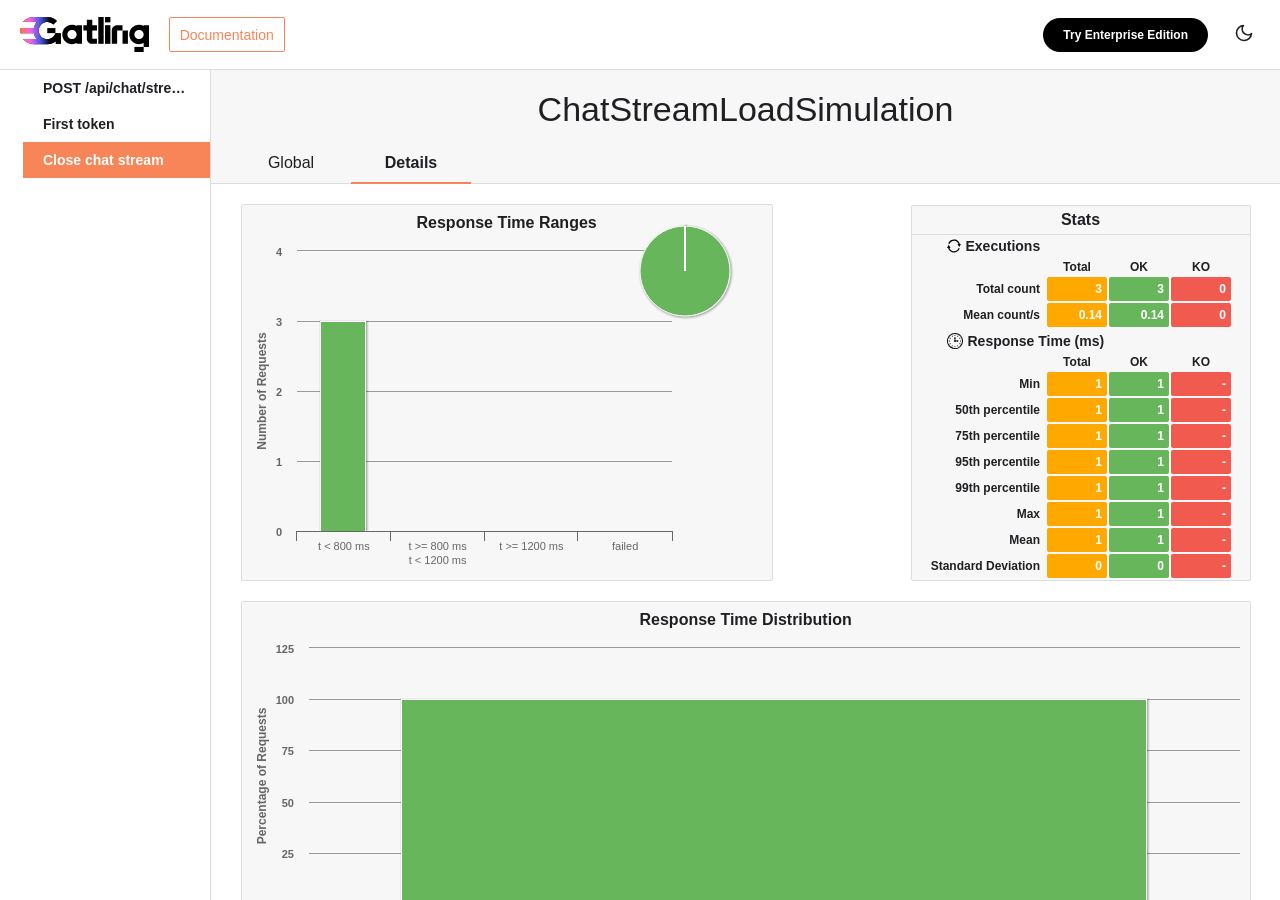
<file: gatling-tests/target/gatling/chatstreamloadsimulation-20260624004624540/req_close-chat-stre-1015269120.html>
<!DOCTYPE html>
<html lang="en">
<head>
<meta charset="UTF-8">
<link rel="shortcut icon" type="image/x-icon" href="style/favicon.ico">
<link href="style/style.css" rel="stylesheet" type="text/css">
<link href="style/bootstrap.min.css" rel="stylesheet" type="text/css">
<script src="js/jquery-3.7.1.slim.min.js"></script>
<script src="js/bootstrap.min.js"></script>
<script src="js/gatling.js"></script>
<script src="js/menu.js"></script>
<script src="js/ellipsis.js"></script>
<script src="js/highstock.js"></script>
<script src="js/highcharts-more.js"></script>
<script src="js/theme.js"></script>
<title>Gatling Stats - Close chat stream</title>
</head>
<body>
<script>
  const storedTheme = localStorage.getItem('theme') || (window.matchMedia("(prefers-color-scheme: dark)").matches ? "dark" : "light");
  if (storedTheme) document.documentElement.setAttribute('data-theme', storedTheme)

  function toggleTheme() {
    const currentTheme = document.documentElement.getAttribute("data-theme");
    const targetTheme = currentTheme === "light" ? "dark" : "light";

    document.documentElement.setAttribute('data-theme', targetTheme)
    localStorage.setItem('theme', targetTheme);
  };
</script>
<div class="app-container">
<div class="frise"></div>
<div class="head">
  <div class="gatling-open-source">
    <a class="gatling-logo gatling-logo-light" href="https://gatling.io" target="blank_" title="Gatling Home Page"><img alt="Gatling" src="style/logo-light.svg"></a>
    <a class="gatling-logo gatling-logo-dark" href="https://gatling.io" target="blank_" title="Gatling Home Page"><img alt="Gatling" src="style/logo-dark.svg"></a>
    <a class="gatling-documentation" href="https://gatling.io/docs/" target="_blank">Documentation</a>
  </div>
  <div class="nav spacer"></div>
  <a class="enterprise" href="https://gatling.io/enterprise/next-step/" target="_blank">
    <span class="button-text-state">Try Enterprise Edition</span>
    <span class="button-text-hover">Try Enterprise Edition</span>
  </a>
  <button id="theme-toggle" class="theme-toggle" type="button" onclick="toggleTheme()" aria-label="Toggle user interface mode">
    <span class="toggle-dark"><svg xmlns="http://www.w3.org/2000/svg" width="20" height="20" viewBox="0 0 24 24" fill="none" stroke="currentColor" stroke-width="2" stroke-linecap="round" stroke-linejoin="round" class="feather feather-moon"><path d="M21 12.79A9 9 0 1 1 11.21 3 7 7 0 0 0 21 12.79z"></path></svg></span>
    <span class="toggle-light"><svg xmlns="http://www.w3.org/2000/svg" width="20" height="20" viewBox="0 0 24 24" fill="none" stroke="currentColor" stroke-width="2" stroke-linecap="round" stroke-linejoin="round" class="feather feather-sun"><circle cx="12" cy="12" r="5"></circle><line x1="12" y1="1" x2="12" y2="3"></line><line x1="12" y1="21" x2="12" y2="23"></line><line x1="4.22" y1="4.22" x2="5.64" y2="5.64"></line><line x1="18.36" y1="18.36" x2="19.78" y2="19.78"></line><line x1="1" y1="12" x2="3" y2="12"></line><line x1="21" y1="12" x2="23" y2="12"></line><line x1="4.22" y1="19.78" x2="5.64" y2="18.36"></line><line x1="18.36" y1="5.64" x2="19.78" y2="4.22"></line></svg></span>
  </button>
</div>
<div class="container details">
  <div class="nav">
    <ul><li data-parent="ROOT" >
  <span id="menu-req_post--api-chat---977573613" style="margin-left: 0px;" class="expand-button hidden">&nbsp;</span>
  <a href="req_post--api-chat---977573613.html" class="item withTooltip">
    <span class="nav-tooltip" id="parent-menu-label-req_post--api-chat---977573613" data-toggle="popover" data-placement="right" data-container="body" data-content="">
      <span onmouseover="isEllipsed('menu-label-req_post--api-chat---977573613')" id="menu-label-req_post--api-chat---977573613" class="nav-label ellipsed-name">POST /api/chat/stream</span>
    </span>
  </a>
</li><li data-parent="ROOT" >
  <span id="menu-req_first-token--825392023" style="margin-left: 0px;" class="expand-button hidden">&nbsp;</span>
  <a href="req_first-token--825392023.html" class="item withTooltip">
    <span class="nav-tooltip" id="parent-menu-label-req_first-token--825392023" data-toggle="popover" data-placement="right" data-container="body" data-content="">
      <span onmouseover="isEllipsed('menu-label-req_first-token--825392023')" id="menu-label-req_first-token--825392023" class="nav-label ellipsed-name">First token</span>
    </span>
  </a>
</li><li data-parent="ROOT" class="on">
  <span id="menu-req_close-chat-stre-1015269120" style="margin-left: 0px;" class="expand-button hidden">&nbsp;</span>
  <a href="req_close-chat-stre-1015269120.html" class="item withTooltip">
    <span class="nav-tooltip" id="parent-menu-label-req_close-chat-stre-1015269120" data-toggle="popover" data-placement="right" data-container="body" data-content="">
      <span onmouseover="isEllipsed('menu-label-req_close-chat-stre-1015269120')" id="menu-label-req_close-chat-stre-1015269120" class="nav-label ellipsed-name">Close chat stream</span>
    </span>
  </a>
</li></ul>
  </div>
  <div class="cadre">
    <div class="content">
      <div class="content-header">
        <div class="onglet">
          ChatStreamLoadSimulation
        </div>
        <div class="sous-menu" id="sousMenu">
          <div class="sous-menu-spacer">
            <div class="item"><a href="index.html">Global</a></div>
<div class="item ouvert"><a id="details_link" href="req_post--api-chat---977573613.html">Details</a></div>
          </div>
        </div>
      </div>
      <div class="content-in">
        <div class="container-article">
          <div class="article">
            
            
<div class="schema-container">

            <div id="RangesContainerId" class="schema ranges-large">
            </div>

                        <div class="infos">
                            <div class="infos-in">
	                        <div class="infos-title">Stats</div>
                                <div class="info">
                                    <h2 class="first">Executions</h2>
                                    <table>
                                        <thead>
                                            <tr><th></th><th>Total</th><th>OK</th><th>KO</th></tr>
                                        </thead>
                                        <tbody>
                                            <tr>
                                                <td class="title">Total count</td>
                                                <td class="total">3</td>
                                                <td class="ok">3</td>
                                                <td class="ko">0</td>
                                            </tr>
                                            <tr>
                                                <td class="title">Mean count/s</abbr></td>
                                                <td class="total">0.14</td>
                                                <td class="ok">0.14</td>
                                                <td class="ko">0</td>
                                            </tr>
                                        </tbody>
                                    </table>
                                    <h2 class="second">Response Time (ms)</h2>
                                    <table>
                                        <thead>
                                            <tr>
                                                <th></th>
                                                <th>Total</th>
                                                <th>OK</th>
                                                <th>KO</th>
                                            </tr>
                                        </thead>
                                        <tbody>
                                            <tr>
                                                <td class="title">Min</td>
                                                <td class="total">1</td>
                                                <td class="ok">1</td>
                                                <td class="ko">-</td>
                                            </tr>
                                            <tr>
                                                <td class="title">50th percentile</td>
                                                <td class="total">1</td>
                                                <td class="ok">1</td>
                                                <td class="ko">-</td>
                                            </tr>
                                            <tr>
                                                <td class="title">75th percentile</td>
                                                <td class="total">1</td>
                                                <td class="ok">1</td>
                                                <td class="ko">-</td>
                                            </tr>
                                            <tr>
                                                <td class="title">95th percentile</td>
                                                <td class="total">1</td>
                                                <td class="ok">1</td>
                                                <td class="ko">-</td>
                                            </tr>
                                            <tr>
                                                <td class="title">99th percentile</td>
                                                <td class="total">1</td>
                                                <td class="ok">1</td>
                                                <td class="ko">-</td>
                                            </tr>
                                            <tr>
                                                <td class="title">Max</td>
                                                <td class="total">1</td>
                                                <td class="ok">1</td>
                                                <td class="ko">-</td>
                                            </tr>
                                            <tr>
                                                <td class="title">Mean</td>
                                                <td class="total">1</td>
                                                <td class="ok">1</td>
                                                <td class="ko">-</td>
                                            </tr>
                                            <tr>
                                                <td class="title">Standard Deviation</td>
                                                <td class="total">0</td>
                                                <td class="ok">0</td>
                                                <td class="ko">-</td>
                                            </tr>
                                        </tbody>
                                    </table>
                                </div>
                            </div>
                        </div>

</div>

            <div class="schema geant">
              <div id="responseTimeDistributionContainerId" class="geant"></div>
            </div>

            <div class="schema geant">
              <div id="responseTimeOverTimeContainerId" class="geant"></div>
            </div>

            <div class="schema geant">
                <div id="requestsContainerId" class="geant"></div>
            </div>

            <div class="schema geant">
                <div id="responsesContainerId" class="geant"></div>
            </div>

            <div class="schema geant">
              <div id="responseTimeScatterContainerId" class="geant"></div>
            </div>

          </div>
        </div>
      </div>
    </div>
  </div>
</div>
<script>
    $(document).ready(function() {
        $('.simulation-tooltip').popover({trigger:'hover', placement:'left'});
        $('.nav').expandable();
$('.nav-tooltip').popover({trigger:'hover'});
        setActiveMenu();
        
Highcharts.setOptions({
  global: { useUTC: false }
});

new Highcharts.Chart({
  chart: {
    renderTo: 'RangesContainerId',
    marginRight: 100
  },
  credits: { enabled: false },
  legend: { enabled: false },
  title: {
    text: '<span class="chart_title">Response Time Ranges</span>',
    useHTML: true
  },
  xAxis: {
    categories: [
      "t < 800 ms",
      "t >= 800 ms <br> t < 1200 ms",
      "t >= 1200 ms",
      "failed"
    ]
  },
  yAxis: {
    title: { text: 'Number of Requests' },
    reversedStacks: false
  },
  tooltip: {
    formatter: function() {
      var s;
      if (this.point.name) { // the pie chart
        s = ''+ this.point.name +': '+ this.y +'% requests';
      } else {
        s = ''+ this.y + ' requests';
      }
      return s;
    }
  },
  plotOptions: {
    series: {
      stacking: 'normal',
      shadow: true
    }
  },
  series: [
    {
      type: 'column',
      data: [{
      	color: '#68b65c',
      	y: 3
      },
      {
      	color: '#FFDD00',
      	y: 0
      },
      {
      	color: '#FFA900',
      	y: 0
      },
      {
      	color: '#f15b4f',
      	y: 0
      }]
    },
    {
      type: 'pie',
      name: 'Percentages',
      data: [
        {
          name: "t < 800 ms",
          y: 100.0,
          color: '#68b65c'
        },
        {
          name: "800 ms <= t < 1200 ms",
          y: 0.0,
          color: '#FFDD00'
        },
        {
          name: "t >= 1200 ms",
          y: 0.0,
          color: '#FFA900'
        },
        {
          name: "failed",
          y: 0.0,
          color: '#f15b4f'
        }
      ],
      center: [368, 0],
      size: 90,
      showInLegend: false,
      dataLabels: { enabled: false }
    }
  ]
});

	    $('#container_errors').sortable('#container_errors');
    
new Highcharts.Chart({
  chart: {
    renderTo: 'responseTimeDistributionContainerId',
    type: 'column',
    marginBottom: 60
  },
  credits: { enabled: false },
  legend: {
    enabled: true,
    floating: true,
    y: 5,
    borderWidth: 0,
    itemStyle: { fontWeight: "normal" },
    symbolRadius: 0
  },
  title: {
    text: '<span class="chart_title">Response Time Distribution</span>',
    useHTML: true
  },
  navigator: {
    maskInside: false
  },
  xAxis: {
    categories: ['1'],
    tickInterval: 20
  },
  yAxis: {
    min: 0,
    title: { text: 'Percentage of Requests' },
    reversedStacks: false
  },
  tooltip: {
    formatter: function() {
      return '<b>'+ this.x +' ms</b><br/>'+
      this.series.name +': '+ this.y +' %<br/>'+
      'Total: '+ this.point.stackTotal + ' %';
    }
  },
  plotOptions: {
    series: {
      groupPadding: 0,
      stacking: 'normal',
	    shadow: true
    }
  },
  series: [
  	{
type: 'column',
color: '#68b65c',
name: 'OK',
data: [
  100.0
],
tooltip: { yDecimals: 0, ySuffix: 'ms' }
},
  	{
type: 'column',
color: '#f15b4f',
name: 'KO',
data: [
  
],
tooltip: { yDecimals: 0, ySuffix: 'ms' }
}
  ]
});

new Highcharts.StockChart({
  chart: {
    renderTo: 'responseTimeOverTimeContainerId',
    zoomType: 'x',
    marginBottom: 60
  },
  colors: ['#c4fd90', '#7ff77f', '#6ff2ad', '#61ede6', '#58c7e0', '#4ea1d4', '#487ad9', '#3f52cc', '#7335dc', '#c73905', '#FFA900'],
  credits: { enabled: false },
  legend: {
    enabled: true,
    floating: true,
    y: -65,
    borderWidth: 0,
    itemStyle: { fontWeight: "normal" },
    symbolRadius: 0
  },
  title: {
    text: '<span class="chart_title chart_title_">Response Time Percentiles over Time (OK)</span>',
    useHTML: true
  },
  navigator: {
    maskInside: false,
    baseSeries: 9
  },
  rangeSelector: {
    rangeSelector: { align: "left" },
    buttonSpacing: 0,
    buttonTheme: {
      fill: '#CFC9C6',
      padding: 1,
      stroke: '#000000',
      'stroke-width': 0.25,
      style: {
        color: '#000000',
        fontWeight: 'bold',
      },
      states: {
        stroke: '#92918C',
        'stroke-width': 0.25,
        hover: {
          fill: '#92918C',
          style: { color: 'black' }
        },
        select: {
          fill: '#FFA900',
          style: { color: 'white' }
        }
      }
    },
    buttons : [
      {
        type : 'minute',
        count : 1,
        text : '1m'
      }, {
        type : 'minute',
        count : 10,
        text : '10m'
      }, {
        type : 'hour',
        count : 1,
        text : '1h'
      }, {
        type : 'all',
        count : 1,
        text : 'All'
      }
    ],
    selected : 3,
    inputEnabled : false
  },
  xAxis: {
    type: 'datetime',
    ordinal: false,
    maxZoom: 10000 // three days
  },
  yAxis:[
    {
      min: 0,
      title: { text: 'Response Time (ms)' },
      opposite: false
    }
  ],
  plotOptions: {
    arearange: { lineWidth: 1 },
    series: {
      dataGrouping: { enabled: false }
    }
  },
  series: [
  
         {
pointInterval: 1000,
name: 'min',
data: [[1782261995000, null], [1782261996000, null], [1782261997000, null], [1782261998000, null], [1782261999000, null], [1782262000000, null], [1782262001000, null], [1782262002000, null], [1782262003000, null], [1782262004000, null], [1782262005000, null], [1782262006000, null], [1782262007000, null], [1782262008000, 1], [1782262009000, null], [1782262010000, null], [1782262011000, null], [1782262012000, null], [1782262013000, null], [1782262014000, null], [1782262015000, null], [1782262016000, 1]],
tooltip: { yDecimals: 0, ySuffix: 'ms' },
type : 'area',
yAxis: 0,
zIndex: 10
},
         {
pointInterval: 1000,
name: '25%',
data: [[1782261995000, null], [1782261996000, null], [1782261997000, null], [1782261998000, null], [1782261999000, null], [1782262000000, null], [1782262001000, null], [1782262002000, null], [1782262003000, null], [1782262004000, null], [1782262005000, null], [1782262006000, null], [1782262007000, null], [1782262008000, 1], [1782262009000, null], [1782262010000, null], [1782262011000, null], [1782262012000, null], [1782262013000, null], [1782262014000, null], [1782262015000, null], [1782262016000, 1]],
tooltip: { yDecimals: 0, ySuffix: 'ms' },
type : 'area',
yAxis: 0,
zIndex: 9
},
         {
pointInterval: 1000,
name: '50%',
data: [[1782261995000, null], [1782261996000, null], [1782261997000, null], [1782261998000, null], [1782261999000, null], [1782262000000, null], [1782262001000, null], [1782262002000, null], [1782262003000, null], [1782262004000, null], [1782262005000, null], [1782262006000, null], [1782262007000, null], [1782262008000, 1], [1782262009000, null], [1782262010000, null], [1782262011000, null], [1782262012000, null], [1782262013000, null], [1782262014000, null], [1782262015000, null], [1782262016000, 1]],
tooltip: { yDecimals: 0, ySuffix: 'ms' },
type : 'area',
yAxis: 0,
zIndex: 8
},
         {
pointInterval: 1000,
name: '75%',
data: [[1782261995000, null], [1782261996000, null], [1782261997000, null], [1782261998000, null], [1782261999000, null], [1782262000000, null], [1782262001000, null], [1782262002000, null], [1782262003000, null], [1782262004000, null], [1782262005000, null], [1782262006000, null], [1782262007000, null], [1782262008000, 1], [1782262009000, null], [1782262010000, null], [1782262011000, null], [1782262012000, null], [1782262013000, null], [1782262014000, null], [1782262015000, null], [1782262016000, 1]],
tooltip: { yDecimals: 0, ySuffix: 'ms' },
type : 'area',
yAxis: 0,
zIndex: 7
},
         {
pointInterval: 1000,
name: '80%',
data: [[1782261995000, null], [1782261996000, null], [1782261997000, null], [1782261998000, null], [1782261999000, null], [1782262000000, null], [1782262001000, null], [1782262002000, null], [1782262003000, null], [1782262004000, null], [1782262005000, null], [1782262006000, null], [1782262007000, null], [1782262008000, 1], [1782262009000, null], [1782262010000, null], [1782262011000, null], [1782262012000, null], [1782262013000, null], [1782262014000, null], [1782262015000, null], [1782262016000, 1]],
tooltip: { yDecimals: 0, ySuffix: 'ms' },
type : 'area',
yAxis: 0,
zIndex: 6
},
         {
pointInterval: 1000,
name: '85%',
data: [[1782261995000, null], [1782261996000, null], [1782261997000, null], [1782261998000, null], [1782261999000, null], [1782262000000, null], [1782262001000, null], [1782262002000, null], [1782262003000, null], [1782262004000, null], [1782262005000, null], [1782262006000, null], [1782262007000, null], [1782262008000, 1], [1782262009000, null], [1782262010000, null], [1782262011000, null], [1782262012000, null], [1782262013000, null], [1782262014000, null], [1782262015000, null], [1782262016000, 1]],
tooltip: { yDecimals: 0, ySuffix: 'ms' },
type : 'area',
yAxis: 0,
zIndex: 5
},
         {
pointInterval: 1000,
name: '90%',
data: [[1782261995000, null], [1782261996000, null], [1782261997000, null], [1782261998000, null], [1782261999000, null], [1782262000000, null], [1782262001000, null], [1782262002000, null], [1782262003000, null], [1782262004000, null], [1782262005000, null], [1782262006000, null], [1782262007000, null], [1782262008000, 1], [1782262009000, null], [1782262010000, null], [1782262011000, null], [1782262012000, null], [1782262013000, null], [1782262014000, null], [1782262015000, null], [1782262016000, 1]],
tooltip: { yDecimals: 0, ySuffix: 'ms' },
type : 'area',
yAxis: 0,
zIndex: 4
},
         {
pointInterval: 1000,
name: '95%',
data: [[1782261995000, null], [1782261996000, null], [1782261997000, null], [1782261998000, null], [1782261999000, null], [1782262000000, null], [1782262001000, null], [1782262002000, null], [1782262003000, null], [1782262004000, null], [1782262005000, null], [1782262006000, null], [1782262007000, null], [1782262008000, 1], [1782262009000, null], [1782262010000, null], [1782262011000, null], [1782262012000, null], [1782262013000, null], [1782262014000, null], [1782262015000, null], [1782262016000, 1]],
tooltip: { yDecimals: 0, ySuffix: 'ms' },
type : 'area',
yAxis: 0,
zIndex: 3
},
         {
pointInterval: 1000,
name: '99%',
data: [[1782261995000, null], [1782261996000, null], [1782261997000, null], [1782261998000, null], [1782261999000, null], [1782262000000, null], [1782262001000, null], [1782262002000, null], [1782262003000, null], [1782262004000, null], [1782262005000, null], [1782262006000, null], [1782262007000, null], [1782262008000, 1], [1782262009000, null], [1782262010000, null], [1782262011000, null], [1782262012000, null], [1782262013000, null], [1782262014000, null], [1782262015000, null], [1782262016000, 1]],
tooltip: { yDecimals: 0, ySuffix: 'ms' },
type : 'area',
yAxis: 0,
zIndex: 2
},
         {
pointInterval: 1000,
name: 'max',
data: [[1782261995000, null], [1782261996000, null], [1782261997000, null], [1782261998000, null], [1782261999000, null], [1782262000000, null], [1782262001000, null], [1782262002000, null], [1782262003000, null], [1782262004000, null], [1782262005000, null], [1782262006000, null], [1782262007000, null], [1782262008000, 1], [1782262009000, null], [1782262010000, null], [1782262011000, null], [1782262012000, null], [1782262013000, null], [1782262014000, null], [1782262015000, null], [1782262016000, 1]],
tooltip: { yDecimals: 0, ySuffix: 'ms' },
type : 'area',
yAxis: 0,
zIndex: 1
}
  ]
});

new Highcharts.StockChart({
  chart: {
    renderTo: 'requestsContainerId',
    zoomType: 'x',
    marginBottom: 60
  },
  credits: { enabled: false },
  legend: {
    enabled: true,
    floating: true,
    y: -65,
    borderWidth: 0,
    itemStyle: { fontWeight: "normal" },
    symbolRadius: 0
  },
  title: {
    text: '<span class="chart_title">Number of requests per second</span>',
    useHTML: true
  },
  navigator: {
    maskInside: false
  },
  rangeSelector: {
    buttonSpacing: 0,
    buttonTheme: {
      fill: '#CFC9C6',
      padding: 1,
      stroke: '#000000',
      'stroke-width': 0.25,
      style: {
        color: '#000000',
        fontWeight: 'bold',
      },
      states: {
        stroke: '#000000',
        'stroke-width': 0.25,
        hover: {
          fill: '#92918C',
          style: { color: 'black' }
         },
         select: {
          fill: '#FFA900',
          style: { color: 'white' }
        }
      }
    },
    buttons : [
      {
        type : 'minute',
        count : 1,
        text : '1m'
      }, {
        type : 'minute',
        count : 10,
        text : '10m'
      }, {
        type : 'hour',
        count : 1,
        text : '1h'
      }, {
        type : 'all',
        count : 1,
        text : 'All'
      }
    ],
    selected : 3,
    inputEnabled : false
  },
  plotOptions: {
    series: {
      dataGrouping: { enabled: false }
    },
    area: {
      stacking: 'normal'
    }
  },
  xAxis: {
    type: 'datetime',
    ordinal: false,
    maxZoom: 10000 // three days
  },
  yAxis:[
    {
      min: 0,
      title: { text: 'Number of requests' },
      opposite: false,
      reversedStacks: false
    }
  ],
  series: [
    {
color: '#5E7BE2',
name: 'All',
data: [[1782261995000, 0], [1782261996000, 0], [1782261997000, 0], [1782261998000, 0], [1782261999000, 0], [1782262000000, 0], [1782262001000, 0], [1782262002000, 0], [1782262003000, 0], [1782262004000, 0], [1782262005000, 0], [1782262006000, 0], [1782262007000, 0], [1782262008000, 2], [1782262009000, 0], [1782262010000, 0], [1782262011000, 0], [1782262012000, 0], [1782262013000, 0], [1782262014000, 0], [1782262015000, 0], [1782262016000, 1]],
tooltip: { yDecimals: 0, ySuffix: '', valueDecimals: 0 }
,type: 'area'
}
  ]
});

new Highcharts.StockChart({
  chart: {
    renderTo: 'responsesContainerId',
    zoomType: 'x',
    marginBottom: 60
  },
  credits: { enabled: false },
  legend: {
    enabled: true,
    floating: true,
    y: -65,
    borderWidth: 0,
    itemStyle: { fontWeight: "normal" },
    symbolRadius: 0
  },
  title: {
    text: '<span class="chart_title">Number of responses per second</span>',
    useHTML: true
  },
  navigator: {
    maskInside: false
  },
  rangeSelector: {
    buttonSpacing: 0,
    buttonTheme: {
      fill: '#CFC9C6',
      padding: 1,
      stroke: '#000000',
      'stroke-width': 0.25,
      style: {
        color: '#000000',
        fontWeight: 'bold',
      },
      states: {
        stroke: '#000000',
        'stroke-width': 0.25,
        hover: {
          fill: '#92918C',
          style: { color: 'black' }
         },
         select: {
          fill: '#FFA900',
          style: { color: 'white' }
        }
      }
    },
    buttons : [
      {
        type : 'minute',
        count : 1,
        text : '1m'
      }, {
        type : 'minute',
        count : 10,
        text : '10m'
      }, {
        type : 'hour',
        count : 1,
        text : '1h'
      }, {
        type : 'all',
        count : 1,
        text : 'All'
      }
    ],
    selected : 3,
    inputEnabled : false
  },
  plotOptions: {
    series: {
      dataGrouping: { enabled: false }
    },
    area: {
      stacking: 'normal'
    }
  },
  xAxis: {
    type: 'datetime',
    ordinal: false,
    maxZoom: 10000 // three days
  },
  yAxis:[
    {
      min: 0,
      title: { text: 'Number of responses' },
      opposite: false,
      reversedStacks: false
    }
  ],
  series: [
    {
color: '#5E7BE2',
name: 'All',
data: [[1782261995000, 0], [1782261996000, 0], [1782261997000, 0], [1782261998000, 0], [1782261999000, 0], [1782262000000, 0], [1782262001000, 0], [1782262002000, 0], [1782262003000, 0], [1782262004000, 0], [1782262005000, 0], [1782262006000, 0], [1782262007000, 0], [1782262008000, 2], [1782262009000, 0], [1782262010000, 0], [1782262011000, 0], [1782262012000, 0], [1782262013000, 0], [1782262014000, 0], [1782262015000, 0], [1782262016000, 1]],
tooltip: { yDecimals: 0, ySuffix: '', valueDecimals: 0 }

},
{
color: '#68b65c',
name: 'OK',
data: [[1782261995000, 0], [1782261996000, 0], [1782261997000, 0], [1782261998000, 0], [1782261999000, 0], [1782262000000, 0], [1782262001000, 0], [1782262002000, 0], [1782262003000, 0], [1782262004000, 0], [1782262005000, 0], [1782262006000, 0], [1782262007000, 0], [1782262008000, 2], [1782262009000, 0], [1782262010000, 0], [1782262011000, 0], [1782262012000, 0], [1782262013000, 0], [1782262014000, 0], [1782262015000, 0], [1782262016000, 1]],
tooltip: { yDecimals: 0, ySuffix: '', valueDecimals: 0 }
,type: 'area'
},
{
color: '#f15b4f',
name: 'KO',
data: [[1782261995000, 0], [1782261996000, 0], [1782261997000, 0], [1782261998000, 0], [1782261999000, 0], [1782262000000, 0], [1782262001000, 0], [1782262002000, 0], [1782262003000, 0], [1782262004000, 0], [1782262005000, 0], [1782262006000, 0], [1782262007000, 0], [1782262008000, 0], [1782262009000, 0], [1782262010000, 0], [1782262011000, 0], [1782262012000, 0], [1782262013000, 0], [1782262014000, 0], [1782262015000, 0], [1782262016000, 0]],
tooltip: { yDecimals: 0, ySuffix: '', valueDecimals: 0 }
,type: 'area'
},
{
type: 'pie',
name: 'Distribution',
data: [
  {name: 'OK', y: 3, color: '#68b65c'},
  {name: 'KO', y: 0, color: '#f15b4f'}
],
center: [775, -40],
size: 70,
showInLegend: false,
dataLabels: { enabled: false },
dataGrouping: { enabled: false }
}
  ]
});

new Highcharts.Chart({
  chart: {
    renderTo: 'responseTimeScatterContainerId',
    defaultSeriesType: 'scatter',
    zoomType: 'xy',
    marginBottom: 90
  },
  credits: { enabled: false },
  xAxis: {
    title: {
      enabled: true,
      text: 'Global number of requests per second',
      style: { fontWeight: 'bold' }
    },
    startOnTick: true,
    endOnTick: true,
    showLastLabel: true,
    min: 0
  },
  title: {
    text: '<span class="chart_title">Response Time against Global Throughput</span>',
    useHTML: true
  },
  yAxis: {
    min: 0,
    title: { text: 'Response Time (ms)' }
  },
  tooltip: {
    formatter: function() {
         return ''+ this.y +' ms at ' + this.x + ' allreq/s';
    }
  },
  legend: {
    enabled: true,
    floating: true,
    y: 0,
    borderWidth: 0,
    itemStyle: { fontWeight: "normal" },
  },
  plotOptions: {
    scatter: {
      marker: {
        radius: 3,
        states: {
          hover: {
            enabled: true,
            lineColor: 'rgb(100,100,100)'
          }
        }
      },
      states: {
        hover: {
          marker: { enabled: false }
        }
      }
    }
  },
  series: [
	  {
type: 'scatter',
color: '#68b65c',
name: 'OK',
data: [
[1,1],[2,1]
]},
	  {
type: 'scatter',
color: '#f15b4f',
name: 'KO',
data: [

]}
	]
});

    });
</script>
</div>
</body>
</html>
</file>
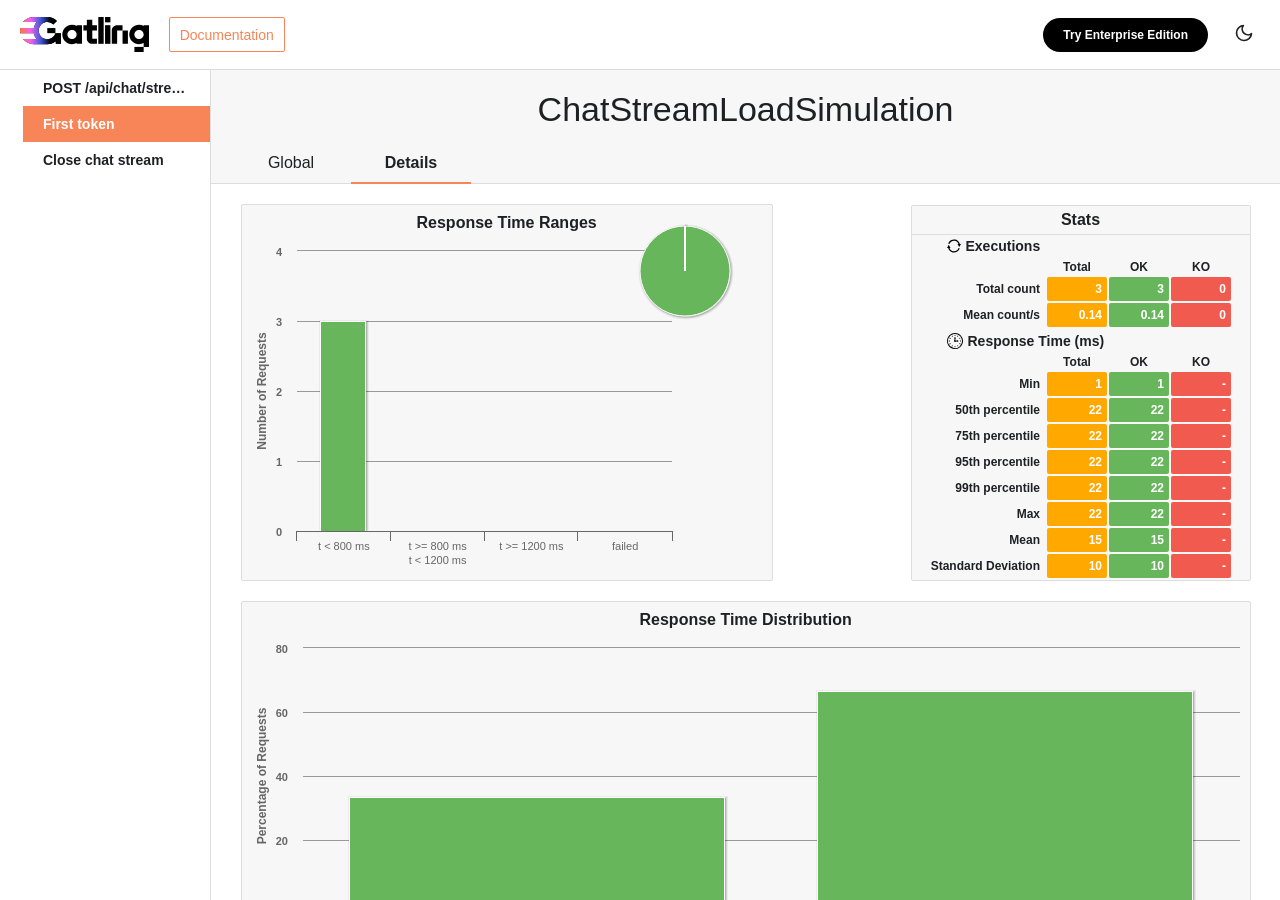
<file: gatling-tests/target/gatling/chatstreamloadsimulation-20260624004624540/req_first-token--825392023.html>
<!DOCTYPE html>
<html lang="en">
<head>
<meta charset="UTF-8">
<link rel="shortcut icon" type="image/x-icon" href="style/favicon.ico">
<link href="style/style.css" rel="stylesheet" type="text/css">
<link href="style/bootstrap.min.css" rel="stylesheet" type="text/css">
<script src="js/jquery-3.7.1.slim.min.js"></script>
<script src="js/bootstrap.min.js"></script>
<script src="js/gatling.js"></script>
<script src="js/menu.js"></script>
<script src="js/ellipsis.js"></script>
<script src="js/highstock.js"></script>
<script src="js/highcharts-more.js"></script>
<script src="js/theme.js"></script>
<title>Gatling Stats - First token</title>
</head>
<body>
<script>
  const storedTheme = localStorage.getItem('theme') || (window.matchMedia("(prefers-color-scheme: dark)").matches ? "dark" : "light");
  if (storedTheme) document.documentElement.setAttribute('data-theme', storedTheme)

  function toggleTheme() {
    const currentTheme = document.documentElement.getAttribute("data-theme");
    const targetTheme = currentTheme === "light" ? "dark" : "light";

    document.documentElement.setAttribute('data-theme', targetTheme)
    localStorage.setItem('theme', targetTheme);
  };
</script>
<div class="app-container">
<div class="frise"></div>
<div class="head">
  <div class="gatling-open-source">
    <a class="gatling-logo gatling-logo-light" href="https://gatling.io" target="blank_" title="Gatling Home Page"><img alt="Gatling" src="style/logo-light.svg"></a>
    <a class="gatling-logo gatling-logo-dark" href="https://gatling.io" target="blank_" title="Gatling Home Page"><img alt="Gatling" src="style/logo-dark.svg"></a>
    <a class="gatling-documentation" href="https://gatling.io/docs/" target="_blank">Documentation</a>
  </div>
  <div class="nav spacer"></div>
  <a class="enterprise" href="https://gatling.io/enterprise/next-step/" target="_blank">
    <span class="button-text-state">Try Enterprise Edition</span>
    <span class="button-text-hover">Try Enterprise Edition</span>
  </a>
  <button id="theme-toggle" class="theme-toggle" type="button" onclick="toggleTheme()" aria-label="Toggle user interface mode">
    <span class="toggle-dark"><svg xmlns="http://www.w3.org/2000/svg" width="20" height="20" viewBox="0 0 24 24" fill="none" stroke="currentColor" stroke-width="2" stroke-linecap="round" stroke-linejoin="round" class="feather feather-moon"><path d="M21 12.79A9 9 0 1 1 11.21 3 7 7 0 0 0 21 12.79z"></path></svg></span>
    <span class="toggle-light"><svg xmlns="http://www.w3.org/2000/svg" width="20" height="20" viewBox="0 0 24 24" fill="none" stroke="currentColor" stroke-width="2" stroke-linecap="round" stroke-linejoin="round" class="feather feather-sun"><circle cx="12" cy="12" r="5"></circle><line x1="12" y1="1" x2="12" y2="3"></line><line x1="12" y1="21" x2="12" y2="23"></line><line x1="4.22" y1="4.22" x2="5.64" y2="5.64"></line><line x1="18.36" y1="18.36" x2="19.78" y2="19.78"></line><line x1="1" y1="12" x2="3" y2="12"></line><line x1="21" y1="12" x2="23" y2="12"></line><line x1="4.22" y1="19.78" x2="5.64" y2="18.36"></line><line x1="18.36" y1="5.64" x2="19.78" y2="4.22"></line></svg></span>
  </button>
</div>
<div class="container details">
  <div class="nav">
    <ul><li data-parent="ROOT" >
  <span id="menu-req_post--api-chat---977573613" style="margin-left: 0px;" class="expand-button hidden">&nbsp;</span>
  <a href="req_post--api-chat---977573613.html" class="item withTooltip">
    <span class="nav-tooltip" id="parent-menu-label-req_post--api-chat---977573613" data-toggle="popover" data-placement="right" data-container="body" data-content="">
      <span onmouseover="isEllipsed('menu-label-req_post--api-chat---977573613')" id="menu-label-req_post--api-chat---977573613" class="nav-label ellipsed-name">POST /api/chat/stream</span>
    </span>
  </a>
</li><li data-parent="ROOT" class="on">
  <span id="menu-req_first-token--825392023" style="margin-left: 0px;" class="expand-button hidden">&nbsp;</span>
  <a href="req_first-token--825392023.html" class="item withTooltip">
    <span class="nav-tooltip" id="parent-menu-label-req_first-token--825392023" data-toggle="popover" data-placement="right" data-container="body" data-content="">
      <span onmouseover="isEllipsed('menu-label-req_first-token--825392023')" id="menu-label-req_first-token--825392023" class="nav-label ellipsed-name">First token</span>
    </span>
  </a>
</li><li data-parent="ROOT" >
  <span id="menu-req_close-chat-stre-1015269120" style="margin-left: 0px;" class="expand-button hidden">&nbsp;</span>
  <a href="req_close-chat-stre-1015269120.html" class="item withTooltip">
    <span class="nav-tooltip" id="parent-menu-label-req_close-chat-stre-1015269120" data-toggle="popover" data-placement="right" data-container="body" data-content="">
      <span onmouseover="isEllipsed('menu-label-req_close-chat-stre-1015269120')" id="menu-label-req_close-chat-stre-1015269120" class="nav-label ellipsed-name">Close chat stream</span>
    </span>
  </a>
</li></ul>
  </div>
  <div class="cadre">
    <div class="content">
      <div class="content-header">
        <div class="onglet">
          ChatStreamLoadSimulation
        </div>
        <div class="sous-menu" id="sousMenu">
          <div class="sous-menu-spacer">
            <div class="item"><a href="index.html">Global</a></div>
<div class="item ouvert"><a id="details_link" href="req_post--api-chat---977573613.html">Details</a></div>
          </div>
        </div>
      </div>
      <div class="content-in">
        <div class="container-article">
          <div class="article">
            
            
<div class="schema-container">

            <div id="RangesContainerId" class="schema ranges-large">
            </div>

                        <div class="infos">
                            <div class="infos-in">
	                        <div class="infos-title">Stats</div>
                                <div class="info">
                                    <h2 class="first">Executions</h2>
                                    <table>
                                        <thead>
                                            <tr><th></th><th>Total</th><th>OK</th><th>KO</th></tr>
                                        </thead>
                                        <tbody>
                                            <tr>
                                                <td class="title">Total count</td>
                                                <td class="total">3</td>
                                                <td class="ok">3</td>
                                                <td class="ko">0</td>
                                            </tr>
                                            <tr>
                                                <td class="title">Mean count/s</abbr></td>
                                                <td class="total">0.14</td>
                                                <td class="ok">0.14</td>
                                                <td class="ko">0</td>
                                            </tr>
                                        </tbody>
                                    </table>
                                    <h2 class="second">Response Time (ms)</h2>
                                    <table>
                                        <thead>
                                            <tr>
                                                <th></th>
                                                <th>Total</th>
                                                <th>OK</th>
                                                <th>KO</th>
                                            </tr>
                                        </thead>
                                        <tbody>
                                            <tr>
                                                <td class="title">Min</td>
                                                <td class="total">1</td>
                                                <td class="ok">1</td>
                                                <td class="ko">-</td>
                                            </tr>
                                            <tr>
                                                <td class="title">50th percentile</td>
                                                <td class="total">22</td>
                                                <td class="ok">22</td>
                                                <td class="ko">-</td>
                                            </tr>
                                            <tr>
                                                <td class="title">75th percentile</td>
                                                <td class="total">22</td>
                                                <td class="ok">22</td>
                                                <td class="ko">-</td>
                                            </tr>
                                            <tr>
                                                <td class="title">95th percentile</td>
                                                <td class="total">22</td>
                                                <td class="ok">22</td>
                                                <td class="ko">-</td>
                                            </tr>
                                            <tr>
                                                <td class="title">99th percentile</td>
                                                <td class="total">22</td>
                                                <td class="ok">22</td>
                                                <td class="ko">-</td>
                                            </tr>
                                            <tr>
                                                <td class="title">Max</td>
                                                <td class="total">22</td>
                                                <td class="ok">22</td>
                                                <td class="ko">-</td>
                                            </tr>
                                            <tr>
                                                <td class="title">Mean</td>
                                                <td class="total">15</td>
                                                <td class="ok">15</td>
                                                <td class="ko">-</td>
                                            </tr>
                                            <tr>
                                                <td class="title">Standard Deviation</td>
                                                <td class="total">10</td>
                                                <td class="ok">10</td>
                                                <td class="ko">-</td>
                                            </tr>
                                        </tbody>
                                    </table>
                                </div>
                            </div>
                        </div>

</div>

            <div class="schema geant">
              <div id="responseTimeDistributionContainerId" class="geant"></div>
            </div>

            <div class="schema geant">
              <div id="responseTimeOverTimeContainerId" class="geant"></div>
            </div>

            <div class="schema geant">
                <div id="requestsContainerId" class="geant"></div>
            </div>

            <div class="schema geant">
                <div id="responsesContainerId" class="geant"></div>
            </div>

            <div class="schema geant">
              <div id="responseTimeScatterContainerId" class="geant"></div>
            </div>

          </div>
        </div>
      </div>
    </div>
  </div>
</div>
<script>
    $(document).ready(function() {
        $('.simulation-tooltip').popover({trigger:'hover', placement:'left'});
        $('.nav').expandable();
$('.nav-tooltip').popover({trigger:'hover'});
        setActiveMenu();
        
Highcharts.setOptions({
  global: { useUTC: false }
});

new Highcharts.Chart({
  chart: {
    renderTo: 'RangesContainerId',
    marginRight: 100
  },
  credits: { enabled: false },
  legend: { enabled: false },
  title: {
    text: '<span class="chart_title">Response Time Ranges</span>',
    useHTML: true
  },
  xAxis: {
    categories: [
      "t < 800 ms",
      "t >= 800 ms <br> t < 1200 ms",
      "t >= 1200 ms",
      "failed"
    ]
  },
  yAxis: {
    title: { text: 'Number of Requests' },
    reversedStacks: false
  },
  tooltip: {
    formatter: function() {
      var s;
      if (this.point.name) { // the pie chart
        s = ''+ this.point.name +': '+ this.y +'% requests';
      } else {
        s = ''+ this.y + ' requests';
      }
      return s;
    }
  },
  plotOptions: {
    series: {
      stacking: 'normal',
      shadow: true
    }
  },
  series: [
    {
      type: 'column',
      data: [{
      	color: '#68b65c',
      	y: 3
      },
      {
      	color: '#FFDD00',
      	y: 0
      },
      {
      	color: '#FFA900',
      	y: 0
      },
      {
      	color: '#f15b4f',
      	y: 0
      }]
    },
    {
      type: 'pie',
      name: 'Percentages',
      data: [
        {
          name: "t < 800 ms",
          y: 100.0,
          color: '#68b65c'
        },
        {
          name: "800 ms <= t < 1200 ms",
          y: 0.0,
          color: '#FFDD00'
        },
        {
          name: "t >= 1200 ms",
          y: 0.0,
          color: '#FFA900'
        },
        {
          name: "failed",
          y: 0.0,
          color: '#f15b4f'
        }
      ],
      center: [368, 0],
      size: 90,
      showInLegend: false,
      dataLabels: { enabled: false }
    }
  ]
});

	    $('#container_errors').sortable('#container_errors');
    
new Highcharts.Chart({
  chart: {
    renderTo: 'responseTimeDistributionContainerId',
    type: 'column',
    marginBottom: 60
  },
  credits: { enabled: false },
  legend: {
    enabled: true,
    floating: true,
    y: 5,
    borderWidth: 0,
    itemStyle: { fontWeight: "normal" },
    symbolRadius: 0
  },
  title: {
    text: '<span class="chart_title">Response Time Distribution</span>',
    useHTML: true
  },
  navigator: {
    maskInside: false
  },
  xAxis: {
    categories: ['1', '22'],
    tickInterval: 20
  },
  yAxis: {
    min: 0,
    title: { text: 'Percentage of Requests' },
    reversedStacks: false
  },
  tooltip: {
    formatter: function() {
      return '<b>'+ this.x +' ms</b><br/>'+
      this.series.name +': '+ this.y +' %<br/>'+
      'Total: '+ this.point.stackTotal + ' %';
    }
  },
  plotOptions: {
    series: {
      groupPadding: 0,
      stacking: 'normal',
	    shadow: true
    }
  },
  series: [
  	{
type: 'column',
color: '#68b65c',
name: 'OK',
data: [
  33.33,66.66
],
tooltip: { yDecimals: 0, ySuffix: 'ms' }
},
  	{
type: 'column',
color: '#f15b4f',
name: 'KO',
data: [
  
],
tooltip: { yDecimals: 0, ySuffix: 'ms' }
}
  ]
});

new Highcharts.StockChart({
  chart: {
    renderTo: 'responseTimeOverTimeContainerId',
    zoomType: 'x',
    marginBottom: 60
  },
  colors: ['#c4fd90', '#7ff77f', '#6ff2ad', '#61ede6', '#58c7e0', '#4ea1d4', '#487ad9', '#3f52cc', '#7335dc', '#c73905', '#FFA900'],
  credits: { enabled: false },
  legend: {
    enabled: true,
    floating: true,
    y: -65,
    borderWidth: 0,
    itemStyle: { fontWeight: "normal" },
    symbolRadius: 0
  },
  title: {
    text: '<span class="chart_title chart_title_">Response Time Percentiles over Time (OK)</span>',
    useHTML: true
  },
  navigator: {
    maskInside: false,
    baseSeries: 9
  },
  rangeSelector: {
    rangeSelector: { align: "left" },
    buttonSpacing: 0,
    buttonTheme: {
      fill: '#CFC9C6',
      padding: 1,
      stroke: '#000000',
      'stroke-width': 0.25,
      style: {
        color: '#000000',
        fontWeight: 'bold',
      },
      states: {
        stroke: '#92918C',
        'stroke-width': 0.25,
        hover: {
          fill: '#92918C',
          style: { color: 'black' }
        },
        select: {
          fill: '#FFA900',
          style: { color: 'white' }
        }
      }
    },
    buttons : [
      {
        type : 'minute',
        count : 1,
        text : '1m'
      }, {
        type : 'minute',
        count : 10,
        text : '10m'
      }, {
        type : 'hour',
        count : 1,
        text : '1h'
      }, {
        type : 'all',
        count : 1,
        text : 'All'
      }
    ],
    selected : 3,
    inputEnabled : false
  },
  xAxis: {
    type: 'datetime',
    ordinal: false,
    maxZoom: 10000 // three days
  },
  yAxis:[
    {
      min: 0,
      title: { text: 'Response Time (ms)' },
      opposite: false
    }
  ],
  plotOptions: {
    arearange: { lineWidth: 1 },
    series: {
      dataGrouping: { enabled: false }
    }
  },
  series: [
  
         {
pointInterval: 1000,
name: 'min',
data: [[1782261995000, null], [1782261996000, null], [1782261997000, null], [1782261998000, 22], [1782261999000, null], [1782262000000, null], [1782262001000, null], [1782262002000, null], [1782262003000, null], [1782262004000, null], [1782262005000, null], [1782262006000, null], [1782262007000, 1], [1782262008000, null], [1782262009000, null], [1782262010000, null], [1782262011000, null], [1782262012000, null], [1782262013000, null], [1782262014000, null], [1782262015000, null], [1782262016000, null]],
tooltip: { yDecimals: 0, ySuffix: 'ms' },
type : 'area',
yAxis: 0,
zIndex: 10
},
         {
pointInterval: 1000,
name: '25%',
data: [[1782261995000, null], [1782261996000, null], [1782261997000, null], [1782261998000, 22], [1782261999000, null], [1782262000000, null], [1782262001000, null], [1782262002000, null], [1782262003000, null], [1782262004000, null], [1782262005000, null], [1782262006000, null], [1782262007000, 1], [1782262008000, null], [1782262009000, null], [1782262010000, null], [1782262011000, null], [1782262012000, null], [1782262013000, null], [1782262014000, null], [1782262015000, null], [1782262016000, null]],
tooltip: { yDecimals: 0, ySuffix: 'ms' },
type : 'area',
yAxis: 0,
zIndex: 9
},
         {
pointInterval: 1000,
name: '50%',
data: [[1782261995000, null], [1782261996000, null], [1782261997000, null], [1782261998000, 22], [1782261999000, null], [1782262000000, null], [1782262001000, null], [1782262002000, null], [1782262003000, null], [1782262004000, null], [1782262005000, null], [1782262006000, null], [1782262007000, 1], [1782262008000, null], [1782262009000, null], [1782262010000, null], [1782262011000, null], [1782262012000, null], [1782262013000, null], [1782262014000, null], [1782262015000, null], [1782262016000, null]],
tooltip: { yDecimals: 0, ySuffix: 'ms' },
type : 'area',
yAxis: 0,
zIndex: 8
},
         {
pointInterval: 1000,
name: '75%',
data: [[1782261995000, null], [1782261996000, null], [1782261997000, null], [1782261998000, 22], [1782261999000, null], [1782262000000, null], [1782262001000, null], [1782262002000, null], [1782262003000, null], [1782262004000, null], [1782262005000, null], [1782262006000, null], [1782262007000, 1], [1782262008000, null], [1782262009000, null], [1782262010000, null], [1782262011000, null], [1782262012000, null], [1782262013000, null], [1782262014000, null], [1782262015000, null], [1782262016000, null]],
tooltip: { yDecimals: 0, ySuffix: 'ms' },
type : 'area',
yAxis: 0,
zIndex: 7
},
         {
pointInterval: 1000,
name: '80%',
data: [[1782261995000, null], [1782261996000, null], [1782261997000, null], [1782261998000, 22], [1782261999000, null], [1782262000000, null], [1782262001000, null], [1782262002000, null], [1782262003000, null], [1782262004000, null], [1782262005000, null], [1782262006000, null], [1782262007000, 1], [1782262008000, null], [1782262009000, null], [1782262010000, null], [1782262011000, null], [1782262012000, null], [1782262013000, null], [1782262014000, null], [1782262015000, null], [1782262016000, null]],
tooltip: { yDecimals: 0, ySuffix: 'ms' },
type : 'area',
yAxis: 0,
zIndex: 6
},
         {
pointInterval: 1000,
name: '85%',
data: [[1782261995000, null], [1782261996000, null], [1782261997000, null], [1782261998000, 22], [1782261999000, null], [1782262000000, null], [1782262001000, null], [1782262002000, null], [1782262003000, null], [1782262004000, null], [1782262005000, null], [1782262006000, null], [1782262007000, 1], [1782262008000, null], [1782262009000, null], [1782262010000, null], [1782262011000, null], [1782262012000, null], [1782262013000, null], [1782262014000, null], [1782262015000, null], [1782262016000, null]],
tooltip: { yDecimals: 0, ySuffix: 'ms' },
type : 'area',
yAxis: 0,
zIndex: 5
},
         {
pointInterval: 1000,
name: '90%',
data: [[1782261995000, null], [1782261996000, null], [1782261997000, null], [1782261998000, 22], [1782261999000, null], [1782262000000, null], [1782262001000, null], [1782262002000, null], [1782262003000, null], [1782262004000, null], [1782262005000, null], [1782262006000, null], [1782262007000, 1], [1782262008000, null], [1782262009000, null], [1782262010000, null], [1782262011000, null], [1782262012000, null], [1782262013000, null], [1782262014000, null], [1782262015000, null], [1782262016000, null]],
tooltip: { yDecimals: 0, ySuffix: 'ms' },
type : 'area',
yAxis: 0,
zIndex: 4
},
         {
pointInterval: 1000,
name: '95%',
data: [[1782261995000, null], [1782261996000, null], [1782261997000, null], [1782261998000, 22], [1782261999000, null], [1782262000000, null], [1782262001000, null], [1782262002000, null], [1782262003000, null], [1782262004000, null], [1782262005000, null], [1782262006000, null], [1782262007000, 1], [1782262008000, null], [1782262009000, null], [1782262010000, null], [1782262011000, null], [1782262012000, null], [1782262013000, null], [1782262014000, null], [1782262015000, null], [1782262016000, null]],
tooltip: { yDecimals: 0, ySuffix: 'ms' },
type : 'area',
yAxis: 0,
zIndex: 3
},
         {
pointInterval: 1000,
name: '99%',
data: [[1782261995000, null], [1782261996000, null], [1782261997000, null], [1782261998000, 22], [1782261999000, null], [1782262000000, null], [1782262001000, null], [1782262002000, null], [1782262003000, null], [1782262004000, null], [1782262005000, null], [1782262006000, null], [1782262007000, 1], [1782262008000, null], [1782262009000, null], [1782262010000, null], [1782262011000, null], [1782262012000, null], [1782262013000, null], [1782262014000, null], [1782262015000, null], [1782262016000, null]],
tooltip: { yDecimals: 0, ySuffix: 'ms' },
type : 'area',
yAxis: 0,
zIndex: 2
},
         {
pointInterval: 1000,
name: 'max',
data: [[1782261995000, null], [1782261996000, null], [1782261997000, null], [1782261998000, 22], [1782261999000, null], [1782262000000, null], [1782262001000, null], [1782262002000, null], [1782262003000, null], [1782262004000, null], [1782262005000, null], [1782262006000, null], [1782262007000, 1], [1782262008000, null], [1782262009000, null], [1782262010000, null], [1782262011000, null], [1782262012000, null], [1782262013000, null], [1782262014000, null], [1782262015000, null], [1782262016000, null]],
tooltip: { yDecimals: 0, ySuffix: 'ms' },
type : 'area',
yAxis: 0,
zIndex: 1
}
  ]
});

new Highcharts.StockChart({
  chart: {
    renderTo: 'requestsContainerId',
    zoomType: 'x',
    marginBottom: 60
  },
  credits: { enabled: false },
  legend: {
    enabled: true,
    floating: true,
    y: -65,
    borderWidth: 0,
    itemStyle: { fontWeight: "normal" },
    symbolRadius: 0
  },
  title: {
    text: '<span class="chart_title">Number of requests per second</span>',
    useHTML: true
  },
  navigator: {
    maskInside: false
  },
  rangeSelector: {
    buttonSpacing: 0,
    buttonTheme: {
      fill: '#CFC9C6',
      padding: 1,
      stroke: '#000000',
      'stroke-width': 0.25,
      style: {
        color: '#000000',
        fontWeight: 'bold',
      },
      states: {
        stroke: '#000000',
        'stroke-width': 0.25,
        hover: {
          fill: '#92918C',
          style: { color: 'black' }
         },
         select: {
          fill: '#FFA900',
          style: { color: 'white' }
        }
      }
    },
    buttons : [
      {
        type : 'minute',
        count : 1,
        text : '1m'
      }, {
        type : 'minute',
        count : 10,
        text : '10m'
      }, {
        type : 'hour',
        count : 1,
        text : '1h'
      }, {
        type : 'all',
        count : 1,
        text : 'All'
      }
    ],
    selected : 3,
    inputEnabled : false
  },
  plotOptions: {
    series: {
      dataGrouping: { enabled: false }
    },
    area: {
      stacking: 'normal'
    }
  },
  xAxis: {
    type: 'datetime',
    ordinal: false,
    maxZoom: 10000 // three days
  },
  yAxis:[
    {
      min: 0,
      title: { text: 'Number of requests' },
      opposite: false,
      reversedStacks: false
    }
  ],
  series: [
    {
color: '#5E7BE2',
name: 'All',
data: [[1782261995000, 0], [1782261996000, 0], [1782261997000, 0], [1782261998000, 2], [1782261999000, 0], [1782262000000, 0], [1782262001000, 0], [1782262002000, 0], [1782262003000, 0], [1782262004000, 0], [1782262005000, 0], [1782262006000, 0], [1782262007000, 1], [1782262008000, 0], [1782262009000, 0], [1782262010000, 0], [1782262011000, 0], [1782262012000, 0], [1782262013000, 0], [1782262014000, 0], [1782262015000, 0], [1782262016000, 0]],
tooltip: { yDecimals: 0, ySuffix: '', valueDecimals: 0 }
,type: 'area'
}
  ]
});

new Highcharts.StockChart({
  chart: {
    renderTo: 'responsesContainerId',
    zoomType: 'x',
    marginBottom: 60
  },
  credits: { enabled: false },
  legend: {
    enabled: true,
    floating: true,
    y: -65,
    borderWidth: 0,
    itemStyle: { fontWeight: "normal" },
    symbolRadius: 0
  },
  title: {
    text: '<span class="chart_title">Number of responses per second</span>',
    useHTML: true
  },
  navigator: {
    maskInside: false
  },
  rangeSelector: {
    buttonSpacing: 0,
    buttonTheme: {
      fill: '#CFC9C6',
      padding: 1,
      stroke: '#000000',
      'stroke-width': 0.25,
      style: {
        color: '#000000',
        fontWeight: 'bold',
      },
      states: {
        stroke: '#000000',
        'stroke-width': 0.25,
        hover: {
          fill: '#92918C',
          style: { color: 'black' }
         },
         select: {
          fill: '#FFA900',
          style: { color: 'white' }
        }
      }
    },
    buttons : [
      {
        type : 'minute',
        count : 1,
        text : '1m'
      }, {
        type : 'minute',
        count : 10,
        text : '10m'
      }, {
        type : 'hour',
        count : 1,
        text : '1h'
      }, {
        type : 'all',
        count : 1,
        text : 'All'
      }
    ],
    selected : 3,
    inputEnabled : false
  },
  plotOptions: {
    series: {
      dataGrouping: { enabled: false }
    },
    area: {
      stacking: 'normal'
    }
  },
  xAxis: {
    type: 'datetime',
    ordinal: false,
    maxZoom: 10000 // three days
  },
  yAxis:[
    {
      min: 0,
      title: { text: 'Number of responses' },
      opposite: false,
      reversedStacks: false
    }
  ],
  series: [
    {
color: '#5E7BE2',
name: 'All',
data: [[1782261995000, 0], [1782261996000, 0], [1782261997000, 0], [1782261998000, 2], [1782261999000, 0], [1782262000000, 0], [1782262001000, 0], [1782262002000, 0], [1782262003000, 0], [1782262004000, 0], [1782262005000, 0], [1782262006000, 0], [1782262007000, 1], [1782262008000, 0], [1782262009000, 0], [1782262010000, 0], [1782262011000, 0], [1782262012000, 0], [1782262013000, 0], [1782262014000, 0], [1782262015000, 0], [1782262016000, 0]],
tooltip: { yDecimals: 0, ySuffix: '', valueDecimals: 0 }

},
{
color: '#68b65c',
name: 'OK',
data: [[1782261995000, 0], [1782261996000, 0], [1782261997000, 0], [1782261998000, 2], [1782261999000, 0], [1782262000000, 0], [1782262001000, 0], [1782262002000, 0], [1782262003000, 0], [1782262004000, 0], [1782262005000, 0], [1782262006000, 0], [1782262007000, 1], [1782262008000, 0], [1782262009000, 0], [1782262010000, 0], [1782262011000, 0], [1782262012000, 0], [1782262013000, 0], [1782262014000, 0], [1782262015000, 0], [1782262016000, 0]],
tooltip: { yDecimals: 0, ySuffix: '', valueDecimals: 0 }
,type: 'area'
},
{
color: '#f15b4f',
name: 'KO',
data: [[1782261995000, 0], [1782261996000, 0], [1782261997000, 0], [1782261998000, 0], [1782261999000, 0], [1782262000000, 0], [1782262001000, 0], [1782262002000, 0], [1782262003000, 0], [1782262004000, 0], [1782262005000, 0], [1782262006000, 0], [1782262007000, 0], [1782262008000, 0], [1782262009000, 0], [1782262010000, 0], [1782262011000, 0], [1782262012000, 0], [1782262013000, 0], [1782262014000, 0], [1782262015000, 0], [1782262016000, 0]],
tooltip: { yDecimals: 0, ySuffix: '', valueDecimals: 0 }
,type: 'area'
},
{
type: 'pie',
name: 'Distribution',
data: [
  {name: 'OK', y: 3, color: '#68b65c'},
  {name: 'KO', y: 0, color: '#f15b4f'}
],
center: [775, -40],
size: 70,
showInLegend: false,
dataLabels: { enabled: false },
dataGrouping: { enabled: false }
}
  ]
});

new Highcharts.Chart({
  chart: {
    renderTo: 'responseTimeScatterContainerId',
    defaultSeriesType: 'scatter',
    zoomType: 'xy',
    marginBottom: 90
  },
  credits: { enabled: false },
  xAxis: {
    title: {
      enabled: true,
      text: 'Global number of requests per second',
      style: { fontWeight: 'bold' }
    },
    startOnTick: true,
    endOnTick: true,
    showLastLabel: true,
    min: 0
  },
  title: {
    text: '<span class="chart_title">Response Time against Global Throughput</span>',
    useHTML: true
  },
  yAxis: {
    min: 0,
    title: { text: 'Response Time (ms)' }
  },
  tooltip: {
    formatter: function() {
         return ''+ this.y +' ms at ' + this.x + ' allreq/s';
    }
  },
  legend: {
    enabled: true,
    floating: true,
    y: 0,
    borderWidth: 0,
    itemStyle: { fontWeight: "normal" },
  },
  plotOptions: {
    scatter: {
      marker: {
        radius: 3,
        states: {
          hover: {
            enabled: true,
            lineColor: 'rgb(100,100,100)'
          }
        }
      },
      states: {
        hover: {
          marker: { enabled: false }
        }
      }
    }
  },
  series: [
	  {
type: 'scatter',
color: '#68b65c',
name: 'OK',
data: [
[1,1],[2,22]
]},
	  {
type: 'scatter',
color: '#f15b4f',
name: 'KO',
data: [

]}
	]
});

    });
</script>
</div>
</body>
</html>
</file>
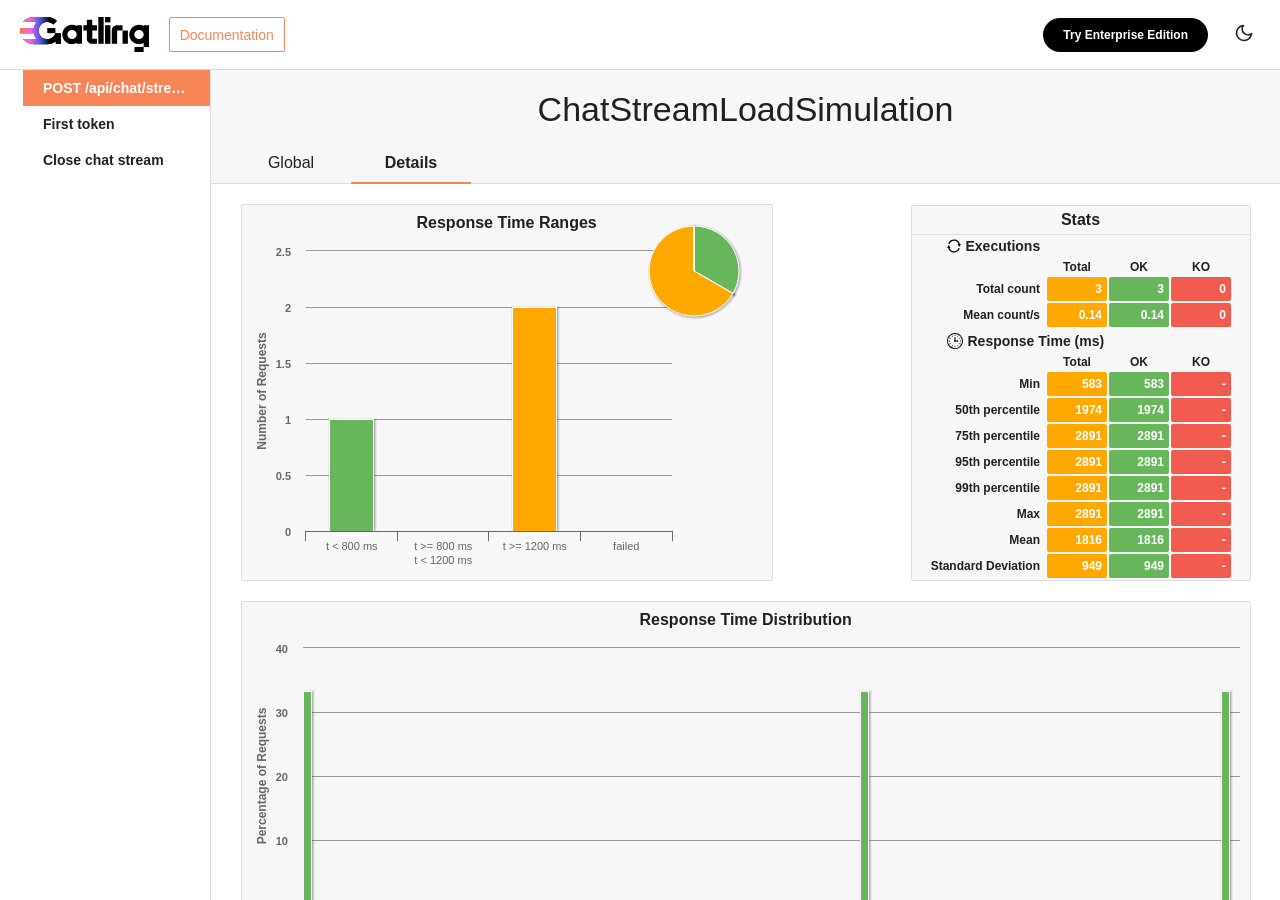
<file: gatling-tests/target/gatling/chatstreamloadsimulation-20260624004624540/req_post--api-chat---977573613.html>
<!DOCTYPE html>
<html lang="en">
<head>
<meta charset="UTF-8">
<link rel="shortcut icon" type="image/x-icon" href="style/favicon.ico">
<link href="style/style.css" rel="stylesheet" type="text/css">
<link href="style/bootstrap.min.css" rel="stylesheet" type="text/css">
<script src="js/jquery-3.7.1.slim.min.js"></script>
<script src="js/bootstrap.min.js"></script>
<script src="js/gatling.js"></script>
<script src="js/menu.js"></script>
<script src="js/ellipsis.js"></script>
<script src="js/highstock.js"></script>
<script src="js/highcharts-more.js"></script>
<script src="js/theme.js"></script>
<title>Gatling Stats - POST /api/chat/stream</title>
</head>
<body>
<script>
  const storedTheme = localStorage.getItem('theme') || (window.matchMedia("(prefers-color-scheme: dark)").matches ? "dark" : "light");
  if (storedTheme) document.documentElement.setAttribute('data-theme', storedTheme)

  function toggleTheme() {
    const currentTheme = document.documentElement.getAttribute("data-theme");
    const targetTheme = currentTheme === "light" ? "dark" : "light";

    document.documentElement.setAttribute('data-theme', targetTheme)
    localStorage.setItem('theme', targetTheme);
  };
</script>
<div class="app-container">
<div class="frise"></div>
<div class="head">
  <div class="gatling-open-source">
    <a class="gatling-logo gatling-logo-light" href="https://gatling.io" target="blank_" title="Gatling Home Page"><img alt="Gatling" src="style/logo-light.svg"></a>
    <a class="gatling-logo gatling-logo-dark" href="https://gatling.io" target="blank_" title="Gatling Home Page"><img alt="Gatling" src="style/logo-dark.svg"></a>
    <a class="gatling-documentation" href="https://gatling.io/docs/" target="_blank">Documentation</a>
  </div>
  <div class="nav spacer"></div>
  <a class="enterprise" href="https://gatling.io/enterprise/next-step/" target="_blank">
    <span class="button-text-state">Try Enterprise Edition</span>
    <span class="button-text-hover">Try Enterprise Edition</span>
  </a>
  <button id="theme-toggle" class="theme-toggle" type="button" onclick="toggleTheme()" aria-label="Toggle user interface mode">
    <span class="toggle-dark"><svg xmlns="http://www.w3.org/2000/svg" width="20" height="20" viewBox="0 0 24 24" fill="none" stroke="currentColor" stroke-width="2" stroke-linecap="round" stroke-linejoin="round" class="feather feather-moon"><path d="M21 12.79A9 9 0 1 1 11.21 3 7 7 0 0 0 21 12.79z"></path></svg></span>
    <span class="toggle-light"><svg xmlns="http://www.w3.org/2000/svg" width="20" height="20" viewBox="0 0 24 24" fill="none" stroke="currentColor" stroke-width="2" stroke-linecap="round" stroke-linejoin="round" class="feather feather-sun"><circle cx="12" cy="12" r="5"></circle><line x1="12" y1="1" x2="12" y2="3"></line><line x1="12" y1="21" x2="12" y2="23"></line><line x1="4.22" y1="4.22" x2="5.64" y2="5.64"></line><line x1="18.36" y1="18.36" x2="19.78" y2="19.78"></line><line x1="1" y1="12" x2="3" y2="12"></line><line x1="21" y1="12" x2="23" y2="12"></line><line x1="4.22" y1="19.78" x2="5.64" y2="18.36"></line><line x1="18.36" y1="5.64" x2="19.78" y2="4.22"></line></svg></span>
  </button>
</div>
<div class="container details">
  <div class="nav">
    <ul><li data-parent="ROOT" class="on">
  <span id="menu-req_post--api-chat---977573613" style="margin-left: 0px;" class="expand-button hidden">&nbsp;</span>
  <a href="req_post--api-chat---977573613.html" class="item withTooltip">
    <span class="nav-tooltip" id="parent-menu-label-req_post--api-chat---977573613" data-toggle="popover" data-placement="right" data-container="body" data-content="">
      <span onmouseover="isEllipsed('menu-label-req_post--api-chat---977573613')" id="menu-label-req_post--api-chat---977573613" class="nav-label ellipsed-name">POST /api/chat/stream</span>
    </span>
  </a>
</li><li data-parent="ROOT" >
  <span id="menu-req_first-token--825392023" style="margin-left: 0px;" class="expand-button hidden">&nbsp;</span>
  <a href="req_first-token--825392023.html" class="item withTooltip">
    <span class="nav-tooltip" id="parent-menu-label-req_first-token--825392023" data-toggle="popover" data-placement="right" data-container="body" data-content="">
      <span onmouseover="isEllipsed('menu-label-req_first-token--825392023')" id="menu-label-req_first-token--825392023" class="nav-label ellipsed-name">First token</span>
    </span>
  </a>
</li><li data-parent="ROOT" >
  <span id="menu-req_close-chat-stre-1015269120" style="margin-left: 0px;" class="expand-button hidden">&nbsp;</span>
  <a href="req_close-chat-stre-1015269120.html" class="item withTooltip">
    <span class="nav-tooltip" id="parent-menu-label-req_close-chat-stre-1015269120" data-toggle="popover" data-placement="right" data-container="body" data-content="">
      <span onmouseover="isEllipsed('menu-label-req_close-chat-stre-1015269120')" id="menu-label-req_close-chat-stre-1015269120" class="nav-label ellipsed-name">Close chat stream</span>
    </span>
  </a>
</li></ul>
  </div>
  <div class="cadre">
    <div class="content">
      <div class="content-header">
        <div class="onglet">
          ChatStreamLoadSimulation
        </div>
        <div class="sous-menu" id="sousMenu">
          <div class="sous-menu-spacer">
            <div class="item"><a href="index.html">Global</a></div>
<div class="item ouvert"><a id="details_link" href="req_post--api-chat---977573613.html">Details</a></div>
          </div>
        </div>
      </div>
      <div class="content-in">
        <div class="container-article">
          <div class="article">
            
            
<div class="schema-container">

            <div id="RangesContainerId" class="schema ranges-large">
            </div>

                        <div class="infos">
                            <div class="infos-in">
	                        <div class="infos-title">Stats</div>
                                <div class="info">
                                    <h2 class="first">Executions</h2>
                                    <table>
                                        <thead>
                                            <tr><th></th><th>Total</th><th>OK</th><th>KO</th></tr>
                                        </thead>
                                        <tbody>
                                            <tr>
                                                <td class="title">Total count</td>
                                                <td class="total">3</td>
                                                <td class="ok">3</td>
                                                <td class="ko">0</td>
                                            </tr>
                                            <tr>
                                                <td class="title">Mean count/s</abbr></td>
                                                <td class="total">0.14</td>
                                                <td class="ok">0.14</td>
                                                <td class="ko">0</td>
                                            </tr>
                                        </tbody>
                                    </table>
                                    <h2 class="second">Response Time (ms)</h2>
                                    <table>
                                        <thead>
                                            <tr>
                                                <th></th>
                                                <th>Total</th>
                                                <th>OK</th>
                                                <th>KO</th>
                                            </tr>
                                        </thead>
                                        <tbody>
                                            <tr>
                                                <td class="title">Min</td>
                                                <td class="total">583</td>
                                                <td class="ok">583</td>
                                                <td class="ko">-</td>
                                            </tr>
                                            <tr>
                                                <td class="title">50th percentile</td>
                                                <td class="total">1974</td>
                                                <td class="ok">1974</td>
                                                <td class="ko">-</td>
                                            </tr>
                                            <tr>
                                                <td class="title">75th percentile</td>
                                                <td class="total">2891</td>
                                                <td class="ok">2891</td>
                                                <td class="ko">-</td>
                                            </tr>
                                            <tr>
                                                <td class="title">95th percentile</td>
                                                <td class="total">2891</td>
                                                <td class="ok">2891</td>
                                                <td class="ko">-</td>
                                            </tr>
                                            <tr>
                                                <td class="title">99th percentile</td>
                                                <td class="total">2891</td>
                                                <td class="ok">2891</td>
                                                <td class="ko">-</td>
                                            </tr>
                                            <tr>
                                                <td class="title">Max</td>
                                                <td class="total">2891</td>
                                                <td class="ok">2891</td>
                                                <td class="ko">-</td>
                                            </tr>
                                            <tr>
                                                <td class="title">Mean</td>
                                                <td class="total">1816</td>
                                                <td class="ok">1816</td>
                                                <td class="ko">-</td>
                                            </tr>
                                            <tr>
                                                <td class="title">Standard Deviation</td>
                                                <td class="total">949</td>
                                                <td class="ok">949</td>
                                                <td class="ko">-</td>
                                            </tr>
                                        </tbody>
                                    </table>
                                </div>
                            </div>
                        </div>

</div>

            <div class="schema geant">
              <div id="responseTimeDistributionContainerId" class="geant"></div>
            </div>

            <div class="schema geant">
              <div id="responseTimeOverTimeContainerId" class="geant"></div>
            </div>

            <div class="schema geant">
                <div id="requestsContainerId" class="geant"></div>
            </div>

            <div class="schema geant">
                <div id="responsesContainerId" class="geant"></div>
            </div>

            <div class="schema geant">
              <div id="responseTimeScatterContainerId" class="geant"></div>
            </div>

          </div>
        </div>
      </div>
    </div>
  </div>
</div>
<script>
    $(document).ready(function() {
        $('.simulation-tooltip').popover({trigger:'hover', placement:'left'});
        $('.nav').expandable();
$('.nav-tooltip').popover({trigger:'hover'});
        setActiveMenu();
        
Highcharts.setOptions({
  global: { useUTC: false }
});

new Highcharts.Chart({
  chart: {
    renderTo: 'RangesContainerId',
    marginRight: 100
  },
  credits: { enabled: false },
  legend: { enabled: false },
  title: {
    text: '<span class="chart_title">Response Time Ranges</span>',
    useHTML: true
  },
  xAxis: {
    categories: [
      "t < 800 ms",
      "t >= 800 ms <br> t < 1200 ms",
      "t >= 1200 ms",
      "failed"
    ]
  },
  yAxis: {
    title: { text: 'Number of Requests' },
    reversedStacks: false
  },
  tooltip: {
    formatter: function() {
      var s;
      if (this.point.name) { // the pie chart
        s = ''+ this.point.name +': '+ this.y +'% requests';
      } else {
        s = ''+ this.y + ' requests';
      }
      return s;
    }
  },
  plotOptions: {
    series: {
      stacking: 'normal',
      shadow: true
    }
  },
  series: [
    {
      type: 'column',
      data: [{
      	color: '#68b65c',
      	y: 1
      },
      {
      	color: '#FFDD00',
      	y: 0
      },
      {
      	color: '#FFA900',
      	y: 2
      },
      {
      	color: '#f15b4f',
      	y: 0
      }]
    },
    {
      type: 'pie',
      name: 'Percentages',
      data: [
        {
          name: "t < 800 ms",
          y: 33.33333333333333,
          color: '#68b65c'
        },
        {
          name: "800 ms <= t < 1200 ms",
          y: 0.0,
          color: '#FFDD00'
        },
        {
          name: "t >= 1200 ms",
          y: 66.66666666666666,
          color: '#FFA900'
        },
        {
          name: "failed",
          y: 0.0,
          color: '#f15b4f'
        }
      ],
      center: [368, 0],
      size: 90,
      showInLegend: false,
      dataLabels: { enabled: false }
    }
  ]
});

	    $('#container_errors').sortable('#container_errors');
    
new Highcharts.Chart({
  chart: {
    renderTo: 'responseTimeDistributionContainerId',
    type: 'column',
    marginBottom: 60
  },
  credits: { enabled: false },
  legend: {
    enabled: true,
    floating: true,
    y: 5,
    borderWidth: 0,
    itemStyle: { fontWeight: "normal" },
    symbolRadius: 0
  },
  title: {
    text: '<span class="chart_title">Response Time Distribution</span>',
    useHTML: true
  },
  navigator: {
    maskInside: false
  },
  xAxis: {
    categories: ['595', '618', '641', '664', '687', '710', '733', '756', '779', '802', '825', '848', '872', '895', '918', '941', '964', '987', '1010', '1033', '1056', '1079', '1102', '1125', '1148', '1172', '1195', '1218', '1241', '1264', '1287', '1310', '1333', '1356', '1379', '1402', '1425', '1449', '1472', '1495', '1518', '1541', '1564', '1587', '1610', '1633', '1656', '1679', '1702', '1725', '1749', '1772', '1795', '1818', '1841', '1864', '1887', '1910', '1933', '1956', '1979', '2002', '2025', '2049', '2072', '2095', '2118', '2141', '2164', '2187', '2210', '2233', '2256', '2279', '2302', '2326', '2349', '2372', '2395', '2418', '2441', '2464', '2487', '2510', '2533', '2556', '2579', '2603', '2626', '2649', '2672', '2695', '2718', '2741', '2764', '2787', '2810', '2833', '2856', '2879', '2903'],
    tickInterval: 20
  },
  yAxis: {
    min: 0,
    title: { text: 'Percentage of Requests' },
    reversedStacks: false
  },
  tooltip: {
    formatter: function() {
      return '<b>'+ this.x +' ms</b><br/>'+
      this.series.name +': '+ this.y +' %<br/>'+
      'Total: '+ this.point.stackTotal + ' %';
    }
  },
  plotOptions: {
    series: {
      groupPadding: 0,
      stacking: 'normal',
	    shadow: true
    }
  },
  series: [
  	{
type: 'column',
color: '#68b65c',
name: 'OK',
data: [
  33.33,0.0,0.0,0.0,0.0,0.0,0.0,0.0,0.0,0.0,0.0,0.0,0.0,0.0,0.0,0.0,0.0,0.0,0.0,0.0,0.0,0.0,0.0,0.0,0.0,0.0,0.0,0.0,0.0,0.0,0.0,0.0,0.0,0.0,0.0,0.0,0.0,0.0,0.0,0.0,0.0,0.0,0.0,0.0,0.0,0.0,0.0,0.0,0.0,0.0,0.0,0.0,0.0,0.0,0.0,0.0,0.0,0.0,0.0,0.0,33.33,0.0,0.0,0.0,0.0,0.0,0.0,0.0,0.0,0.0,0.0,0.0,0.0,0.0,0.0,0.0,0.0,0.0,0.0,0.0,0.0,0.0,0.0,0.0,0.0,0.0,0.0,0.0,0.0,0.0,0.0,0.0,0.0,0.0,0.0,0.0,0.0,0.0,0.0,33.33,0.0
],
tooltip: { yDecimals: 0, ySuffix: 'ms' }
},
  	{
type: 'column',
color: '#f15b4f',
name: 'KO',
data: [
  0.0,0.0,0.0,0.0,0.0,0.0,0.0,0.0,0.0,0.0,0.0,0.0,0.0,0.0,0.0,0.0,0.0,0.0,0.0,0.0,0.0,0.0,0.0,0.0,0.0,0.0,0.0,0.0,0.0,0.0,0.0,0.0,0.0,0.0,0.0,0.0,0.0,0.0,0.0,0.0,0.0,0.0,0.0,0.0,0.0,0.0,0.0,0.0,0.0,0.0,0.0,0.0,0.0,0.0,0.0,0.0,0.0,0.0,0.0,0.0,0.0,0.0,0.0,0.0,0.0,0.0,0.0,0.0,0.0,0.0,0.0,0.0,0.0,0.0,0.0,0.0,0.0,0.0,0.0,0.0,0.0,0.0,0.0,0.0,0.0,0.0,0.0,0.0,0.0,0.0,0.0,0.0,0.0,0.0,0.0,0.0,0.0,0.0,0.0,0.0,0.0
],
tooltip: { yDecimals: 0, ySuffix: 'ms' }
}
  ]
});

new Highcharts.StockChart({
  chart: {
    renderTo: 'responseTimeOverTimeContainerId',
    zoomType: 'x',
    marginBottom: 60
  },
  colors: ['#c4fd90', '#7ff77f', '#6ff2ad', '#61ede6', '#58c7e0', '#4ea1d4', '#487ad9', '#3f52cc', '#7335dc', '#c73905', '#FFA900'],
  credits: { enabled: false },
  legend: {
    enabled: true,
    floating: true,
    y: -65,
    borderWidth: 0,
    itemStyle: { fontWeight: "normal" },
    symbolRadius: 0
  },
  title: {
    text: '<span class="chart_title chart_title_">Response Time Percentiles over Time (OK)</span>',
    useHTML: true
  },
  navigator: {
    maskInside: false,
    baseSeries: 9
  },
  rangeSelector: {
    rangeSelector: { align: "left" },
    buttonSpacing: 0,
    buttonTheme: {
      fill: '#CFC9C6',
      padding: 1,
      stroke: '#000000',
      'stroke-width': 0.25,
      style: {
        color: '#000000',
        fontWeight: 'bold',
      },
      states: {
        stroke: '#92918C',
        'stroke-width': 0.25,
        hover: {
          fill: '#92918C',
          style: { color: 'black' }
        },
        select: {
          fill: '#FFA900',
          style: { color: 'white' }
        }
      }
    },
    buttons : [
      {
        type : 'minute',
        count : 1,
        text : '1m'
      }, {
        type : 'minute',
        count : 10,
        text : '10m'
      }, {
        type : 'hour',
        count : 1,
        text : '1h'
      }, {
        type : 'all',
        count : 1,
        text : 'All'
      }
    ],
    selected : 3,
    inputEnabled : false
  },
  xAxis: {
    type: 'datetime',
    ordinal: false,
    maxZoom: 10000 // three days
  },
  yAxis:[
    {
      min: 0,
      title: { text: 'Response Time (ms)' },
      opposite: false
    }
  ],
  plotOptions: {
    arearange: { lineWidth: 1 },
    series: {
      dataGrouping: { enabled: false }
    }
  },
  series: [
  
         {
pointInterval: 1000,
name: 'min',
data: [[1782261995000, 2891], [1782261996000, 1974], [1782261997000, null], [1782261998000, null], [1782261999000, null], [1782262000000, null], [1782262001000, null], [1782262002000, null], [1782262003000, null], [1782262004000, null], [1782262005000, null], [1782262006000, 583], [1782262007000, null], [1782262008000, null], [1782262009000, null], [1782262010000, null], [1782262011000, null], [1782262012000, null], [1782262013000, null], [1782262014000, null], [1782262015000, null], [1782262016000, null]],
tooltip: { yDecimals: 0, ySuffix: 'ms' },
type : 'area',
yAxis: 0,
zIndex: 10
},
         {
pointInterval: 1000,
name: '25%',
data: [[1782261995000, 2891], [1782261996000, 1974], [1782261997000, null], [1782261998000, null], [1782261999000, null], [1782262000000, null], [1782262001000, null], [1782262002000, null], [1782262003000, null], [1782262004000, null], [1782262005000, null], [1782262006000, 583], [1782262007000, null], [1782262008000, null], [1782262009000, null], [1782262010000, null], [1782262011000, null], [1782262012000, null], [1782262013000, null], [1782262014000, null], [1782262015000, null], [1782262016000, null]],
tooltip: { yDecimals: 0, ySuffix: 'ms' },
type : 'area',
yAxis: 0,
zIndex: 9
},
         {
pointInterval: 1000,
name: '50%',
data: [[1782261995000, 2891], [1782261996000, 1974], [1782261997000, null], [1782261998000, null], [1782261999000, null], [1782262000000, null], [1782262001000, null], [1782262002000, null], [1782262003000, null], [1782262004000, null], [1782262005000, null], [1782262006000, 583], [1782262007000, null], [1782262008000, null], [1782262009000, null], [1782262010000, null], [1782262011000, null], [1782262012000, null], [1782262013000, null], [1782262014000, null], [1782262015000, null], [1782262016000, null]],
tooltip: { yDecimals: 0, ySuffix: 'ms' },
type : 'area',
yAxis: 0,
zIndex: 8
},
         {
pointInterval: 1000,
name: '75%',
data: [[1782261995000, 2891], [1782261996000, 1974], [1782261997000, null], [1782261998000, null], [1782261999000, null], [1782262000000, null], [1782262001000, null], [1782262002000, null], [1782262003000, null], [1782262004000, null], [1782262005000, null], [1782262006000, 583], [1782262007000, null], [1782262008000, null], [1782262009000, null], [1782262010000, null], [1782262011000, null], [1782262012000, null], [1782262013000, null], [1782262014000, null], [1782262015000, null], [1782262016000, null]],
tooltip: { yDecimals: 0, ySuffix: 'ms' },
type : 'area',
yAxis: 0,
zIndex: 7
},
         {
pointInterval: 1000,
name: '80%',
data: [[1782261995000, 2891], [1782261996000, 1974], [1782261997000, null], [1782261998000, null], [1782261999000, null], [1782262000000, null], [1782262001000, null], [1782262002000, null], [1782262003000, null], [1782262004000, null], [1782262005000, null], [1782262006000, 583], [1782262007000, null], [1782262008000, null], [1782262009000, null], [1782262010000, null], [1782262011000, null], [1782262012000, null], [1782262013000, null], [1782262014000, null], [1782262015000, null], [1782262016000, null]],
tooltip: { yDecimals: 0, ySuffix: 'ms' },
type : 'area',
yAxis: 0,
zIndex: 6
},
         {
pointInterval: 1000,
name: '85%',
data: [[1782261995000, 2891], [1782261996000, 1974], [1782261997000, null], [1782261998000, null], [1782261999000, null], [1782262000000, null], [1782262001000, null], [1782262002000, null], [1782262003000, null], [1782262004000, null], [1782262005000, null], [1782262006000, 583], [1782262007000, null], [1782262008000, null], [1782262009000, null], [1782262010000, null], [1782262011000, null], [1782262012000, null], [1782262013000, null], [1782262014000, null], [1782262015000, null], [1782262016000, null]],
tooltip: { yDecimals: 0, ySuffix: 'ms' },
type : 'area',
yAxis: 0,
zIndex: 5
},
         {
pointInterval: 1000,
name: '90%',
data: [[1782261995000, 2891], [1782261996000, 1974], [1782261997000, null], [1782261998000, null], [1782261999000, null], [1782262000000, null], [1782262001000, null], [1782262002000, null], [1782262003000, null], [1782262004000, null], [1782262005000, null], [1782262006000, 583], [1782262007000, null], [1782262008000, null], [1782262009000, null], [1782262010000, null], [1782262011000, null], [1782262012000, null], [1782262013000, null], [1782262014000, null], [1782262015000, null], [1782262016000, null]],
tooltip: { yDecimals: 0, ySuffix: 'ms' },
type : 'area',
yAxis: 0,
zIndex: 4
},
         {
pointInterval: 1000,
name: '95%',
data: [[1782261995000, 2891], [1782261996000, 1974], [1782261997000, null], [1782261998000, null], [1782261999000, null], [1782262000000, null], [1782262001000, null], [1782262002000, null], [1782262003000, null], [1782262004000, null], [1782262005000, null], [1782262006000, 583], [1782262007000, null], [1782262008000, null], [1782262009000, null], [1782262010000, null], [1782262011000, null], [1782262012000, null], [1782262013000, null], [1782262014000, null], [1782262015000, null], [1782262016000, null]],
tooltip: { yDecimals: 0, ySuffix: 'ms' },
type : 'area',
yAxis: 0,
zIndex: 3
},
         {
pointInterval: 1000,
name: '99%',
data: [[1782261995000, 2891], [1782261996000, 1974], [1782261997000, null], [1782261998000, null], [1782261999000, null], [1782262000000, null], [1782262001000, null], [1782262002000, null], [1782262003000, null], [1782262004000, null], [1782262005000, null], [1782262006000, 583], [1782262007000, null], [1782262008000, null], [1782262009000, null], [1782262010000, null], [1782262011000, null], [1782262012000, null], [1782262013000, null], [1782262014000, null], [1782262015000, null], [1782262016000, null]],
tooltip: { yDecimals: 0, ySuffix: 'ms' },
type : 'area',
yAxis: 0,
zIndex: 2
},
         {
pointInterval: 1000,
name: 'max',
data: [[1782261995000, 2891], [1782261996000, 1974], [1782261997000, null], [1782261998000, null], [1782261999000, null], [1782262000000, null], [1782262001000, null], [1782262002000, null], [1782262003000, null], [1782262004000, null], [1782262005000, null], [1782262006000, 583], [1782262007000, null], [1782262008000, null], [1782262009000, null], [1782262010000, null], [1782262011000, null], [1782262012000, null], [1782262013000, null], [1782262014000, null], [1782262015000, null], [1782262016000, null]],
tooltip: { yDecimals: 0, ySuffix: 'ms' },
type : 'area',
yAxis: 0,
zIndex: 1
}
  ]
});

new Highcharts.StockChart({
  chart: {
    renderTo: 'requestsContainerId',
    zoomType: 'x',
    marginBottom: 60
  },
  credits: { enabled: false },
  legend: {
    enabled: true,
    floating: true,
    y: -65,
    borderWidth: 0,
    itemStyle: { fontWeight: "normal" },
    symbolRadius: 0
  },
  title: {
    text: '<span class="chart_title">Number of requests per second</span>',
    useHTML: true
  },
  navigator: {
    maskInside: false
  },
  rangeSelector: {
    buttonSpacing: 0,
    buttonTheme: {
      fill: '#CFC9C6',
      padding: 1,
      stroke: '#000000',
      'stroke-width': 0.25,
      style: {
        color: '#000000',
        fontWeight: 'bold',
      },
      states: {
        stroke: '#000000',
        'stroke-width': 0.25,
        hover: {
          fill: '#92918C',
          style: { color: 'black' }
         },
         select: {
          fill: '#FFA900',
          style: { color: 'white' }
        }
      }
    },
    buttons : [
      {
        type : 'minute',
        count : 1,
        text : '1m'
      }, {
        type : 'minute',
        count : 10,
        text : '10m'
      }, {
        type : 'hour',
        count : 1,
        text : '1h'
      }, {
        type : 'all',
        count : 1,
        text : 'All'
      }
    ],
    selected : 3,
    inputEnabled : false
  },
  plotOptions: {
    series: {
      dataGrouping: { enabled: false }
    },
    area: {
      stacking: 'normal'
    }
  },
  xAxis: {
    type: 'datetime',
    ordinal: false,
    maxZoom: 10000 // three days
  },
  yAxis:[
    {
      min: 0,
      title: { text: 'Number of requests' },
      opposite: false,
      reversedStacks: false
    }
  ],
  series: [
    {
color: '#5E7BE2',
name: 'All',
data: [[1782261995000, 1], [1782261996000, 1], [1782261997000, 0], [1782261998000, 0], [1782261999000, 0], [1782262000000, 0], [1782262001000, 0], [1782262002000, 0], [1782262003000, 0], [1782262004000, 0], [1782262005000, 0], [1782262006000, 1], [1782262007000, 0], [1782262008000, 0], [1782262009000, 0], [1782262010000, 0], [1782262011000, 0], [1782262012000, 0], [1782262013000, 0], [1782262014000, 0], [1782262015000, 0], [1782262016000, 0]],
tooltip: { yDecimals: 0, ySuffix: '', valueDecimals: 0 }
,type: 'area'
}
  ]
});

new Highcharts.StockChart({
  chart: {
    renderTo: 'responsesContainerId',
    zoomType: 'x',
    marginBottom: 60
  },
  credits: { enabled: false },
  legend: {
    enabled: true,
    floating: true,
    y: -65,
    borderWidth: 0,
    itemStyle: { fontWeight: "normal" },
    symbolRadius: 0
  },
  title: {
    text: '<span class="chart_title">Number of responses per second</span>',
    useHTML: true
  },
  navigator: {
    maskInside: false
  },
  rangeSelector: {
    buttonSpacing: 0,
    buttonTheme: {
      fill: '#CFC9C6',
      padding: 1,
      stroke: '#000000',
      'stroke-width': 0.25,
      style: {
        color: '#000000',
        fontWeight: 'bold',
      },
      states: {
        stroke: '#000000',
        'stroke-width': 0.25,
        hover: {
          fill: '#92918C',
          style: { color: 'black' }
         },
         select: {
          fill: '#FFA900',
          style: { color: 'white' }
        }
      }
    },
    buttons : [
      {
        type : 'minute',
        count : 1,
        text : '1m'
      }, {
        type : 'minute',
        count : 10,
        text : '10m'
      }, {
        type : 'hour',
        count : 1,
        text : '1h'
      }, {
        type : 'all',
        count : 1,
        text : 'All'
      }
    ],
    selected : 3,
    inputEnabled : false
  },
  plotOptions: {
    series: {
      dataGrouping: { enabled: false }
    },
    area: {
      stacking: 'normal'
    }
  },
  xAxis: {
    type: 'datetime',
    ordinal: false,
    maxZoom: 10000 // three days
  },
  yAxis:[
    {
      min: 0,
      title: { text: 'Number of responses' },
      opposite: false,
      reversedStacks: false
    }
  ],
  series: [
    {
color: '#5E7BE2',
name: 'All',
data: [[1782261995000, 0], [1782261996000, 0], [1782261997000, 0], [1782261998000, 2], [1782261999000, 0], [1782262000000, 0], [1782262001000, 0], [1782262002000, 0], [1782262003000, 0], [1782262004000, 0], [1782262005000, 0], [1782262006000, 0], [1782262007000, 1], [1782262008000, 0], [1782262009000, 0], [1782262010000, 0], [1782262011000, 0], [1782262012000, 0], [1782262013000, 0], [1782262014000, 0], [1782262015000, 0], [1782262016000, 0]],
tooltip: { yDecimals: 0, ySuffix: '', valueDecimals: 0 }

},
{
color: '#68b65c',
name: 'OK',
data: [[1782261995000, 0], [1782261996000, 0], [1782261997000, 0], [1782261998000, 2], [1782261999000, 0], [1782262000000, 0], [1782262001000, 0], [1782262002000, 0], [1782262003000, 0], [1782262004000, 0], [1782262005000, 0], [1782262006000, 0], [1782262007000, 1], [1782262008000, 0], [1782262009000, 0], [1782262010000, 0], [1782262011000, 0], [1782262012000, 0], [1782262013000, 0], [1782262014000, 0], [1782262015000, 0], [1782262016000, 0]],
tooltip: { yDecimals: 0, ySuffix: '', valueDecimals: 0 }
,type: 'area'
},
{
color: '#f15b4f',
name: 'KO',
data: [[1782261995000, 0], [1782261996000, 0], [1782261997000, 0], [1782261998000, 0], [1782261999000, 0], [1782262000000, 0], [1782262001000, 0], [1782262002000, 0], [1782262003000, 0], [1782262004000, 0], [1782262005000, 0], [1782262006000, 0], [1782262007000, 0], [1782262008000, 0], [1782262009000, 0], [1782262010000, 0], [1782262011000, 0], [1782262012000, 0], [1782262013000, 0], [1782262014000, 0], [1782262015000, 0], [1782262016000, 0]],
tooltip: { yDecimals: 0, ySuffix: '', valueDecimals: 0 }
,type: 'area'
},
{
type: 'pie',
name: 'Distribution',
data: [
  {name: 'OK', y: 3, color: '#68b65c'},
  {name: 'KO', y: 0, color: '#f15b4f'}
],
center: [775, -40],
size: 70,
showInLegend: false,
dataLabels: { enabled: false },
dataGrouping: { enabled: false }
}
  ]
});

new Highcharts.Chart({
  chart: {
    renderTo: 'responseTimeScatterContainerId',
    defaultSeriesType: 'scatter',
    zoomType: 'xy',
    marginBottom: 90
  },
  credits: { enabled: false },
  xAxis: {
    title: {
      enabled: true,
      text: 'Global number of requests per second',
      style: { fontWeight: 'bold' }
    },
    startOnTick: true,
    endOnTick: true,
    showLastLabel: true,
    min: 0
  },
  title: {
    text: '<span class="chart_title">Response Time against Global Throughput</span>',
    useHTML: true
  },
  yAxis: {
    min: 0,
    title: { text: 'Response Time (ms)' }
  },
  tooltip: {
    formatter: function() {
         return ''+ this.y +' ms at ' + this.x + ' allreq/s';
    }
  },
  legend: {
    enabled: true,
    floating: true,
    y: 0,
    borderWidth: 0,
    itemStyle: { fontWeight: "normal" },
  },
  plotOptions: {
    scatter: {
      marker: {
        radius: 3,
        states: {
          hover: {
            enabled: true,
            lineColor: 'rgb(100,100,100)'
          }
        }
      },
      states: {
        hover: {
          marker: { enabled: false }
        }
      }
    }
  },
  series: [
	  {
type: 'scatter',
color: '#68b65c',
name: 'OK',
data: [
[1,2891],[1,1974],[1,583]
]},
	  {
type: 'scatter',
color: '#f15b4f',
name: 'KO',
data: [

]}
	]
});

    });
</script>
</div>
</body>
</html>
</file>
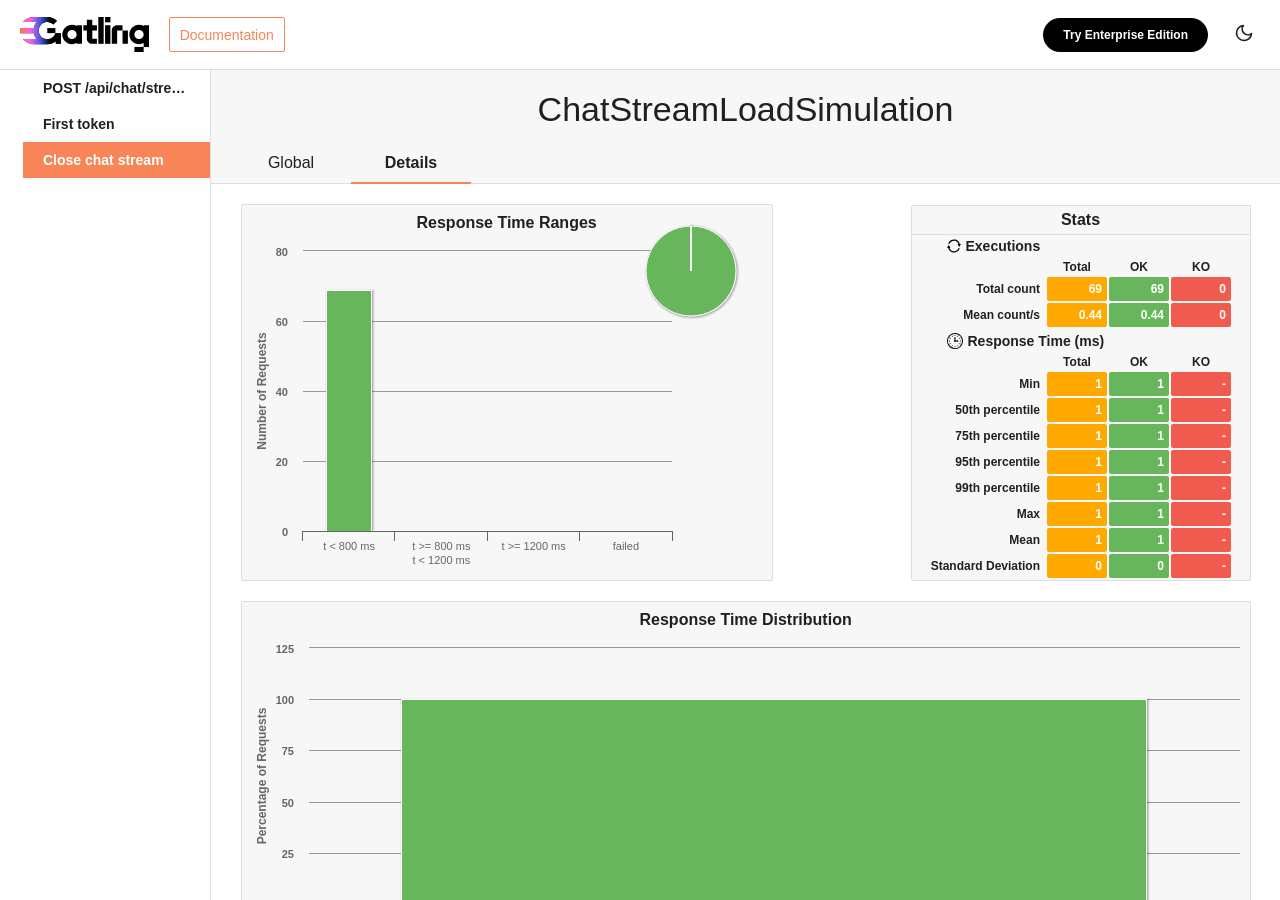
<file: gatling-tests/target/gatling/chatstreamloadsimulation-20260624005523020/req_close-chat-stre-1015269120.html>
<!DOCTYPE html>
<html lang="en">
<head>
<meta charset="UTF-8">
<link rel="shortcut icon" type="image/x-icon" href="style/favicon.ico">
<link href="style/style.css" rel="stylesheet" type="text/css">
<link href="style/bootstrap.min.css" rel="stylesheet" type="text/css">
<script src="js/jquery-3.7.1.slim.min.js"></script>
<script src="js/bootstrap.min.js"></script>
<script src="js/gatling.js"></script>
<script src="js/menu.js"></script>
<script src="js/ellipsis.js"></script>
<script src="js/highstock.js"></script>
<script src="js/highcharts-more.js"></script>
<script src="js/theme.js"></script>
<title>Gatling Stats - Close chat stream</title>
</head>
<body>
<script>
  const storedTheme = localStorage.getItem('theme') || (window.matchMedia("(prefers-color-scheme: dark)").matches ? "dark" : "light");
  if (storedTheme) document.documentElement.setAttribute('data-theme', storedTheme)

  function toggleTheme() {
    const currentTheme = document.documentElement.getAttribute("data-theme");
    const targetTheme = currentTheme === "light" ? "dark" : "light";

    document.documentElement.setAttribute('data-theme', targetTheme)
    localStorage.setItem('theme', targetTheme);
  };
</script>
<div class="app-container">
<div class="frise"></div>
<div class="head">
  <div class="gatling-open-source">
    <a class="gatling-logo gatling-logo-light" href="https://gatling.io" target="blank_" title="Gatling Home Page"><img alt="Gatling" src="style/logo-light.svg"></a>
    <a class="gatling-logo gatling-logo-dark" href="https://gatling.io" target="blank_" title="Gatling Home Page"><img alt="Gatling" src="style/logo-dark.svg"></a>
    <a class="gatling-documentation" href="https://gatling.io/docs/" target="_blank">Documentation</a>
  </div>
  <div class="nav spacer"></div>
  <a class="enterprise" href="https://gatling.io/enterprise/next-step/" target="_blank">
    <span class="button-text-state">Try Enterprise Edition</span>
    <span class="button-text-hover">Try Enterprise Edition</span>
  </a>
  <button id="theme-toggle" class="theme-toggle" type="button" onclick="toggleTheme()" aria-label="Toggle user interface mode">
    <span class="toggle-dark"><svg xmlns="http://www.w3.org/2000/svg" width="20" height="20" viewBox="0 0 24 24" fill="none" stroke="currentColor" stroke-width="2" stroke-linecap="round" stroke-linejoin="round" class="feather feather-moon"><path d="M21 12.79A9 9 0 1 1 11.21 3 7 7 0 0 0 21 12.79z"></path></svg></span>
    <span class="toggle-light"><svg xmlns="http://www.w3.org/2000/svg" width="20" height="20" viewBox="0 0 24 24" fill="none" stroke="currentColor" stroke-width="2" stroke-linecap="round" stroke-linejoin="round" class="feather feather-sun"><circle cx="12" cy="12" r="5"></circle><line x1="12" y1="1" x2="12" y2="3"></line><line x1="12" y1="21" x2="12" y2="23"></line><line x1="4.22" y1="4.22" x2="5.64" y2="5.64"></line><line x1="18.36" y1="18.36" x2="19.78" y2="19.78"></line><line x1="1" y1="12" x2="3" y2="12"></line><line x1="21" y1="12" x2="23" y2="12"></line><line x1="4.22" y1="19.78" x2="5.64" y2="18.36"></line><line x1="18.36" y1="5.64" x2="19.78" y2="4.22"></line></svg></span>
  </button>
</div>
<div class="container details">
  <div class="nav">
    <ul><li data-parent="ROOT" >
  <span id="menu-req_post--api-chat---977573613" style="margin-left: 0px;" class="expand-button hidden">&nbsp;</span>
  <a href="req_post--api-chat---977573613.html" class="item withTooltip">
    <span class="nav-tooltip" id="parent-menu-label-req_post--api-chat---977573613" data-toggle="popover" data-placement="right" data-container="body" data-content="">
      <span onmouseover="isEllipsed('menu-label-req_post--api-chat---977573613')" id="menu-label-req_post--api-chat---977573613" class="nav-label ellipsed-name">POST /api/chat/stream</span>
    </span>
  </a>
</li><li data-parent="ROOT" >
  <span id="menu-req_first-token--825392023" style="margin-left: 0px;" class="expand-button hidden">&nbsp;</span>
  <a href="req_first-token--825392023.html" class="item withTooltip">
    <span class="nav-tooltip" id="parent-menu-label-req_first-token--825392023" data-toggle="popover" data-placement="right" data-container="body" data-content="">
      <span onmouseover="isEllipsed('menu-label-req_first-token--825392023')" id="menu-label-req_first-token--825392023" class="nav-label ellipsed-name">First token</span>
    </span>
  </a>
</li><li data-parent="ROOT" class="on">
  <span id="menu-req_close-chat-stre-1015269120" style="margin-left: 0px;" class="expand-button hidden">&nbsp;</span>
  <a href="req_close-chat-stre-1015269120.html" class="item withTooltip">
    <span class="nav-tooltip" id="parent-menu-label-req_close-chat-stre-1015269120" data-toggle="popover" data-placement="right" data-container="body" data-content="">
      <span onmouseover="isEllipsed('menu-label-req_close-chat-stre-1015269120')" id="menu-label-req_close-chat-stre-1015269120" class="nav-label ellipsed-name">Close chat stream</span>
    </span>
  </a>
</li></ul>
  </div>
  <div class="cadre">
    <div class="content">
      <div class="content-header">
        <div class="onglet">
          ChatStreamLoadSimulation
        </div>
        <div class="sous-menu" id="sousMenu">
          <div class="sous-menu-spacer">
            <div class="item"><a href="index.html">Global</a></div>
<div class="item ouvert"><a id="details_link" href="req_post--api-chat---977573613.html">Details</a></div>
          </div>
        </div>
      </div>
      <div class="content-in">
        <div class="container-article">
          <div class="article">
            
            
<div class="schema-container">

            <div id="RangesContainerId" class="schema ranges-large">
            </div>

                        <div class="infos">
                            <div class="infos-in">
	                        <div class="infos-title">Stats</div>
                                <div class="info">
                                    <h2 class="first">Executions</h2>
                                    <table>
                                        <thead>
                                            <tr><th></th><th>Total</th><th>OK</th><th>KO</th></tr>
                                        </thead>
                                        <tbody>
                                            <tr>
                                                <td class="title">Total count</td>
                                                <td class="total">69</td>
                                                <td class="ok">69</td>
                                                <td class="ko">0</td>
                                            </tr>
                                            <tr>
                                                <td class="title">Mean count/s</abbr></td>
                                                <td class="total">0.44</td>
                                                <td class="ok">0.44</td>
                                                <td class="ko">0</td>
                                            </tr>
                                        </tbody>
                                    </table>
                                    <h2 class="second">Response Time (ms)</h2>
                                    <table>
                                        <thead>
                                            <tr>
                                                <th></th>
                                                <th>Total</th>
                                                <th>OK</th>
                                                <th>KO</th>
                                            </tr>
                                        </thead>
                                        <tbody>
                                            <tr>
                                                <td class="title">Min</td>
                                                <td class="total">1</td>
                                                <td class="ok">1</td>
                                                <td class="ko">-</td>
                                            </tr>
                                            <tr>
                                                <td class="title">50th percentile</td>
                                                <td class="total">1</td>
                                                <td class="ok">1</td>
                                                <td class="ko">-</td>
                                            </tr>
                                            <tr>
                                                <td class="title">75th percentile</td>
                                                <td class="total">1</td>
                                                <td class="ok">1</td>
                                                <td class="ko">-</td>
                                            </tr>
                                            <tr>
                                                <td class="title">95th percentile</td>
                                                <td class="total">1</td>
                                                <td class="ok">1</td>
                                                <td class="ko">-</td>
                                            </tr>
                                            <tr>
                                                <td class="title">99th percentile</td>
                                                <td class="total">1</td>
                                                <td class="ok">1</td>
                                                <td class="ko">-</td>
                                            </tr>
                                            <tr>
                                                <td class="title">Max</td>
                                                <td class="total">1</td>
                                                <td class="ok">1</td>
                                                <td class="ko">-</td>
                                            </tr>
                                            <tr>
                                                <td class="title">Mean</td>
                                                <td class="total">1</td>
                                                <td class="ok">1</td>
                                                <td class="ko">-</td>
                                            </tr>
                                            <tr>
                                                <td class="title">Standard Deviation</td>
                                                <td class="total">0</td>
                                                <td class="ok">0</td>
                                                <td class="ko">-</td>
                                            </tr>
                                        </tbody>
                                    </table>
                                </div>
                            </div>
                        </div>

</div>

            <div class="schema geant">
              <div id="responseTimeDistributionContainerId" class="geant"></div>
            </div>

            <div class="schema geant">
              <div id="responseTimeOverTimeContainerId" class="geant"></div>
            </div>

            <div class="schema geant">
                <div id="requestsContainerId" class="geant"></div>
            </div>

            <div class="schema geant">
                <div id="responsesContainerId" class="geant"></div>
            </div>

            <div class="schema geant">
              <div id="responseTimeScatterContainerId" class="geant"></div>
            </div>

          </div>
        </div>
      </div>
    </div>
  </div>
</div>
<script>
    $(document).ready(function() {
        $('.simulation-tooltip').popover({trigger:'hover', placement:'left'});
        $('.nav').expandable();
$('.nav-tooltip').popover({trigger:'hover'});
        setActiveMenu();
        
Highcharts.setOptions({
  global: { useUTC: false }
});

new Highcharts.Chart({
  chart: {
    renderTo: 'RangesContainerId',
    marginRight: 100
  },
  credits: { enabled: false },
  legend: { enabled: false },
  title: {
    text: '<span class="chart_title">Response Time Ranges</span>',
    useHTML: true
  },
  xAxis: {
    categories: [
      "t < 800 ms",
      "t >= 800 ms <br> t < 1200 ms",
      "t >= 1200 ms",
      "failed"
    ]
  },
  yAxis: {
    title: { text: 'Number of Requests' },
    reversedStacks: false
  },
  tooltip: {
    formatter: function() {
      var s;
      if (this.point.name) { // the pie chart
        s = ''+ this.point.name +': '+ this.y +'% requests';
      } else {
        s = ''+ this.y + ' requests';
      }
      return s;
    }
  },
  plotOptions: {
    series: {
      stacking: 'normal',
      shadow: true
    }
  },
  series: [
    {
      type: 'column',
      data: [{
      	color: '#68b65c',
      	y: 69
      },
      {
      	color: '#FFDD00',
      	y: 0
      },
      {
      	color: '#FFA900',
      	y: 0
      },
      {
      	color: '#f15b4f',
      	y: 0
      }]
    },
    {
      type: 'pie',
      name: 'Percentages',
      data: [
        {
          name: "t < 800 ms",
          y: 100.0,
          color: '#68b65c'
        },
        {
          name: "800 ms <= t < 1200 ms",
          y: 0.0,
          color: '#FFDD00'
        },
        {
          name: "t >= 1200 ms",
          y: 0.0,
          color: '#FFA900'
        },
        {
          name: "failed",
          y: 0.0,
          color: '#f15b4f'
        }
      ],
      center: [368, 0],
      size: 90,
      showInLegend: false,
      dataLabels: { enabled: false }
    }
  ]
});

	    $('#container_errors').sortable('#container_errors');
    
new Highcharts.Chart({
  chart: {
    renderTo: 'responseTimeDistributionContainerId',
    type: 'column',
    marginBottom: 60
  },
  credits: { enabled: false },
  legend: {
    enabled: true,
    floating: true,
    y: 5,
    borderWidth: 0,
    itemStyle: { fontWeight: "normal" },
    symbolRadius: 0
  },
  title: {
    text: '<span class="chart_title">Response Time Distribution</span>',
    useHTML: true
  },
  navigator: {
    maskInside: false
  },
  xAxis: {
    categories: ['1'],
    tickInterval: 20
  },
  yAxis: {
    min: 0,
    title: { text: 'Percentage of Requests' },
    reversedStacks: false
  },
  tooltip: {
    formatter: function() {
      return '<b>'+ this.x +' ms</b><br/>'+
      this.series.name +': '+ this.y +' %<br/>'+
      'Total: '+ this.point.stackTotal + ' %';
    }
  },
  plotOptions: {
    series: {
      groupPadding: 0,
      stacking: 'normal',
	    shadow: true
    }
  },
  series: [
  	{
type: 'column',
color: '#68b65c',
name: 'OK',
data: [
  100.0
],
tooltip: { yDecimals: 0, ySuffix: 'ms' }
},
  	{
type: 'column',
color: '#f15b4f',
name: 'KO',
data: [
  
],
tooltip: { yDecimals: 0, ySuffix: 'ms' }
}
  ]
});

new Highcharts.StockChart({
  chart: {
    renderTo: 'responseTimeOverTimeContainerId',
    zoomType: 'x',
    marginBottom: 60
  },
  colors: ['#c4fd90', '#7ff77f', '#6ff2ad', '#61ede6', '#58c7e0', '#4ea1d4', '#487ad9', '#3f52cc', '#7335dc', '#c73905', '#FFA900'],
  credits: { enabled: false },
  legend: {
    enabled: true,
    floating: true,
    y: -65,
    borderWidth: 0,
    itemStyle: { fontWeight: "normal" },
    symbolRadius: 0
  },
  title: {
    text: '<span class="chart_title chart_title_">Response Time Percentiles over Time (OK)</span>',
    useHTML: true
  },
  navigator: {
    maskInside: false,
    baseSeries: 9
  },
  rangeSelector: {
    rangeSelector: { align: "left" },
    buttonSpacing: 0,
    buttonTheme: {
      fill: '#CFC9C6',
      padding: 1,
      stroke: '#000000',
      'stroke-width': 0.25,
      style: {
        color: '#000000',
        fontWeight: 'bold',
      },
      states: {
        stroke: '#92918C',
        'stroke-width': 0.25,
        hover: {
          fill: '#92918C',
          style: { color: 'black' }
        },
        select: {
          fill: '#FFA900',
          style: { color: 'white' }
        }
      }
    },
    buttons : [
      {
        type : 'minute',
        count : 1,
        text : '1m'
      }, {
        type : 'minute',
        count : 10,
        text : '10m'
      }, {
        type : 'hour',
        count : 1,
        text : '1h'
      }, {
        type : 'all',
        count : 1,
        text : 'All'
      }
    ],
    selected : 3,
    inputEnabled : false
  },
  xAxis: {
    type: 'datetime',
    ordinal: false,
    maxZoom: 10000 // three days
  },
  yAxis:[
    {
      min: 0,
      title: { text: 'Response Time (ms)' },
      opposite: false
    }
  ],
  plotOptions: {
    arearange: { lineWidth: 1 },
    series: {
      dataGrouping: { enabled: false }
    }
  },
  series: [
  
         {
pointInterval: 1000,
name: 'min',
data: [[1782262530000, null], [1782262531000, null], [1782262532000, null], [1782262533000, null], [1782262534000, null], [1782262535000, null], [1782262536000, null], [1782262537000, null], [1782262538000, null], [1782262539000, null], [1782262540000, null], [1782262541000, null], [1782262542000, null], [1782262543000, null], [1782262544000, null], [1782262545000, null], [1782262546000, 1], [1782262547000, null], [1782262548000, null], [1782262549000, null], [1782262550000, null], [1782262551000, 1], [1782262552000, null], [1782262553000, null], [1782262554000, 1], [1782262555000, null], [1782262556000, null], [1782262557000, 1], [1782262558000, null], [1782262559000, 1], [1782262560000, null], [1782262561000, null], [1782262562000, null], [1782262563000, 1], [1782262564000, 1], [1782262565000, null], [1782262566000, 1], [1782262567000, null], [1782262568000, 1], [1782262569000, 1], [1782262570000, null], [1782262571000, 1], [1782262572000, null], [1782262573000, 1], [1782262574000, null], [1782262575000, 1], [1782262576000, null], [1782262577000, 1], [1782262578000, null], [1782262579000, 1], [1782262580000, null], [1782262581000, 1], [1782262582000, null], [1782262583000, 1], [1782262584000, null], [1782262585000, 1], [1782262586000, null], [1782262587000, 1], [1782262588000, null], [1782262589000, 1], [1782262590000, null], [1782262591000, null], [1782262592000, 1], [1782262593000, 1], [1782262594000, null], [1782262595000, 1], [1782262596000, null], [1782262597000, 1], [1782262598000, null], [1782262599000, 1], [1782262600000, null], [1782262601000, 1], [1782262602000, null], [1782262603000, 1], [1782262604000, null], [1782262605000, 1], [1782262606000, null], [1782262607000, 1], [1782262608000, null], [1782262609000, 1], [1782262610000, null], [1782262611000, 1], [1782262612000, null], [1782262613000, 1], [1782262614000, null], [1782262615000, 1], [1782262616000, null], [1782262617000, 1], [1782262618000, null], [1782262619000, null], [1782262620000, 1], [1782262621000, 1], [1782262622000, null], [1782262623000, 1], [1782262624000, null], [1782262625000, 1], [1782262626000, null], [1782262627000, 1], [1782262628000, null], [1782262629000, 1], [1782262630000, null], [1782262631000, 1], [1782262632000, null], [1782262633000, 1], [1782262634000, null], [1782262635000, 1], [1782262636000, null], [1782262637000, 1], [1782262638000, null], [1782262639000, 1], [1782262640000, null], [1782262641000, 1], [1782262642000, null], [1782262643000, 1], [1782262644000, null], [1782262645000, 1], [1782262646000, null], [1782262647000, 1], [1782262648000, null], [1782262649000, 1], [1782262650000, null], [1782262651000, 1], [1782262652000, null], [1782262653000, 1], [1782262654000, null], [1782262655000, 1], [1782262656000, null], [1782262657000, 1], [1782262658000, null], [1782262659000, 1], [1782262660000, null], [1782262661000, 1], [1782262662000, null], [1782262663000, 1], [1782262664000, null], [1782262665000, 1], [1782262666000, null], [1782262667000, 1], [1782262668000, null], [1782262669000, 1], [1782262670000, null], [1782262671000, 1], [1782262672000, null], [1782262673000, 1], [1782262674000, null], [1782262675000, 1], [1782262676000, null], [1782262677000, 1], [1782262678000, null], [1782262679000, 1], [1782262680000, null], [1782262681000, 1], [1782262682000, null], [1782262683000, 1], [1782262684000, null], [1782262685000, 1], [1782262686000, null], [1782262687000, 1]],
tooltip: { yDecimals: 0, ySuffix: 'ms' },
type : 'area',
yAxis: 0,
zIndex: 10
},
         {
pointInterval: 1000,
name: '25%',
data: [[1782262530000, null], [1782262531000, null], [1782262532000, null], [1782262533000, null], [1782262534000, null], [1782262535000, null], [1782262536000, null], [1782262537000, null], [1782262538000, null], [1782262539000, null], [1782262540000, null], [1782262541000, null], [1782262542000, null], [1782262543000, null], [1782262544000, null], [1782262545000, null], [1782262546000, 1], [1782262547000, null], [1782262548000, null], [1782262549000, null], [1782262550000, null], [1782262551000, 1], [1782262552000, null], [1782262553000, null], [1782262554000, 1], [1782262555000, null], [1782262556000, null], [1782262557000, 1], [1782262558000, null], [1782262559000, 1], [1782262560000, null], [1782262561000, null], [1782262562000, null], [1782262563000, 1], [1782262564000, 1], [1782262565000, null], [1782262566000, 1], [1782262567000, null], [1782262568000, 1], [1782262569000, 1], [1782262570000, null], [1782262571000, 1], [1782262572000, null], [1782262573000, 1], [1782262574000, null], [1782262575000, 1], [1782262576000, null], [1782262577000, 1], [1782262578000, null], [1782262579000, 1], [1782262580000, null], [1782262581000, 1], [1782262582000, null], [1782262583000, 1], [1782262584000, null], [1782262585000, 1], [1782262586000, null], [1782262587000, 1], [1782262588000, null], [1782262589000, 1], [1782262590000, null], [1782262591000, null], [1782262592000, 1], [1782262593000, 1], [1782262594000, null], [1782262595000, 1], [1782262596000, null], [1782262597000, 1], [1782262598000, null], [1782262599000, 1], [1782262600000, null], [1782262601000, 1], [1782262602000, null], [1782262603000, 1], [1782262604000, null], [1782262605000, 1], [1782262606000, null], [1782262607000, 1], [1782262608000, null], [1782262609000, 1], [1782262610000, null], [1782262611000, 1], [1782262612000, null], [1782262613000, 1], [1782262614000, null], [1782262615000, 1], [1782262616000, null], [1782262617000, 1], [1782262618000, null], [1782262619000, null], [1782262620000, 1], [1782262621000, 1], [1782262622000, null], [1782262623000, 1], [1782262624000, null], [1782262625000, 1], [1782262626000, null], [1782262627000, 1], [1782262628000, null], [1782262629000, 1], [1782262630000, null], [1782262631000, 1], [1782262632000, null], [1782262633000, 1], [1782262634000, null], [1782262635000, 1], [1782262636000, null], [1782262637000, 1], [1782262638000, null], [1782262639000, 1], [1782262640000, null], [1782262641000, 1], [1782262642000, null], [1782262643000, 1], [1782262644000, null], [1782262645000, 1], [1782262646000, null], [1782262647000, 1], [1782262648000, null], [1782262649000, 1], [1782262650000, null], [1782262651000, 1], [1782262652000, null], [1782262653000, 1], [1782262654000, null], [1782262655000, 1], [1782262656000, null], [1782262657000, 1], [1782262658000, null], [1782262659000, 1], [1782262660000, null], [1782262661000, 1], [1782262662000, null], [1782262663000, 1], [1782262664000, null], [1782262665000, 1], [1782262666000, null], [1782262667000, 1], [1782262668000, null], [1782262669000, 1], [1782262670000, null], [1782262671000, 1], [1782262672000, null], [1782262673000, 1], [1782262674000, null], [1782262675000, 1], [1782262676000, null], [1782262677000, 1], [1782262678000, null], [1782262679000, 1], [1782262680000, null], [1782262681000, 1], [1782262682000, null], [1782262683000, 1], [1782262684000, null], [1782262685000, 1], [1782262686000, null], [1782262687000, 1]],
tooltip: { yDecimals: 0, ySuffix: 'ms' },
type : 'area',
yAxis: 0,
zIndex: 9
},
         {
pointInterval: 1000,
name: '50%',
data: [[1782262530000, null], [1782262531000, null], [1782262532000, null], [1782262533000, null], [1782262534000, null], [1782262535000, null], [1782262536000, null], [1782262537000, null], [1782262538000, null], [1782262539000, null], [1782262540000, null], [1782262541000, null], [1782262542000, null], [1782262543000, null], [1782262544000, null], [1782262545000, null], [1782262546000, 1], [1782262547000, null], [1782262548000, null], [1782262549000, null], [1782262550000, null], [1782262551000, 1], [1782262552000, null], [1782262553000, null], [1782262554000, 1], [1782262555000, null], [1782262556000, null], [1782262557000, 1], [1782262558000, null], [1782262559000, 1], [1782262560000, null], [1782262561000, null], [1782262562000, null], [1782262563000, 1], [1782262564000, 1], [1782262565000, null], [1782262566000, 1], [1782262567000, null], [1782262568000, 1], [1782262569000, 1], [1782262570000, null], [1782262571000, 1], [1782262572000, null], [1782262573000, 1], [1782262574000, null], [1782262575000, 1], [1782262576000, null], [1782262577000, 1], [1782262578000, null], [1782262579000, 1], [1782262580000, null], [1782262581000, 1], [1782262582000, null], [1782262583000, 1], [1782262584000, null], [1782262585000, 1], [1782262586000, null], [1782262587000, 1], [1782262588000, null], [1782262589000, 1], [1782262590000, null], [1782262591000, null], [1782262592000, 1], [1782262593000, 1], [1782262594000, null], [1782262595000, 1], [1782262596000, null], [1782262597000, 1], [1782262598000, null], [1782262599000, 1], [1782262600000, null], [1782262601000, 1], [1782262602000, null], [1782262603000, 1], [1782262604000, null], [1782262605000, 1], [1782262606000, null], [1782262607000, 1], [1782262608000, null], [1782262609000, 1], [1782262610000, null], [1782262611000, 1], [1782262612000, null], [1782262613000, 1], [1782262614000, null], [1782262615000, 1], [1782262616000, null], [1782262617000, 1], [1782262618000, null], [1782262619000, null], [1782262620000, 1], [1782262621000, 1], [1782262622000, null], [1782262623000, 1], [1782262624000, null], [1782262625000, 1], [1782262626000, null], [1782262627000, 1], [1782262628000, null], [1782262629000, 1], [1782262630000, null], [1782262631000, 1], [1782262632000, null], [1782262633000, 1], [1782262634000, null], [1782262635000, 1], [1782262636000, null], [1782262637000, 1], [1782262638000, null], [1782262639000, 1], [1782262640000, null], [1782262641000, 1], [1782262642000, null], [1782262643000, 1], [1782262644000, null], [1782262645000, 1], [1782262646000, null], [1782262647000, 1], [1782262648000, null], [1782262649000, 1], [1782262650000, null], [1782262651000, 1], [1782262652000, null], [1782262653000, 1], [1782262654000, null], [1782262655000, 1], [1782262656000, null], [1782262657000, 1], [1782262658000, null], [1782262659000, 1], [1782262660000, null], [1782262661000, 1], [1782262662000, null], [1782262663000, 1], [1782262664000, null], [1782262665000, 1], [1782262666000, null], [1782262667000, 1], [1782262668000, null], [1782262669000, 1], [1782262670000, null], [1782262671000, 1], [1782262672000, null], [1782262673000, 1], [1782262674000, null], [1782262675000, 1], [1782262676000, null], [1782262677000, 1], [1782262678000, null], [1782262679000, 1], [1782262680000, null], [1782262681000, 1], [1782262682000, null], [1782262683000, 1], [1782262684000, null], [1782262685000, 1], [1782262686000, null], [1782262687000, 1]],
tooltip: { yDecimals: 0, ySuffix: 'ms' },
type : 'area',
yAxis: 0,
zIndex: 8
},
         {
pointInterval: 1000,
name: '75%',
data: [[1782262530000, null], [1782262531000, null], [1782262532000, null], [1782262533000, null], [1782262534000, null], [1782262535000, null], [1782262536000, null], [1782262537000, null], [1782262538000, null], [1782262539000, null], [1782262540000, null], [1782262541000, null], [1782262542000, null], [1782262543000, null], [1782262544000, null], [1782262545000, null], [1782262546000, 1], [1782262547000, null], [1782262548000, null], [1782262549000, null], [1782262550000, null], [1782262551000, 1], [1782262552000, null], [1782262553000, null], [1782262554000, 1], [1782262555000, null], [1782262556000, null], [1782262557000, 1], [1782262558000, null], [1782262559000, 1], [1782262560000, null], [1782262561000, null], [1782262562000, null], [1782262563000, 1], [1782262564000, 1], [1782262565000, null], [1782262566000, 1], [1782262567000, null], [1782262568000, 1], [1782262569000, 1], [1782262570000, null], [1782262571000, 1], [1782262572000, null], [1782262573000, 1], [1782262574000, null], [1782262575000, 1], [1782262576000, null], [1782262577000, 1], [1782262578000, null], [1782262579000, 1], [1782262580000, null], [1782262581000, 1], [1782262582000, null], [1782262583000, 1], [1782262584000, null], [1782262585000, 1], [1782262586000, null], [1782262587000, 1], [1782262588000, null], [1782262589000, 1], [1782262590000, null], [1782262591000, null], [1782262592000, 1], [1782262593000, 1], [1782262594000, null], [1782262595000, 1], [1782262596000, null], [1782262597000, 1], [1782262598000, null], [1782262599000, 1], [1782262600000, null], [1782262601000, 1], [1782262602000, null], [1782262603000, 1], [1782262604000, null], [1782262605000, 1], [1782262606000, null], [1782262607000, 1], [1782262608000, null], [1782262609000, 1], [1782262610000, null], [1782262611000, 1], [1782262612000, null], [1782262613000, 1], [1782262614000, null], [1782262615000, 1], [1782262616000, null], [1782262617000, 1], [1782262618000, null], [1782262619000, null], [1782262620000, 1], [1782262621000, 1], [1782262622000, null], [1782262623000, 1], [1782262624000, null], [1782262625000, 1], [1782262626000, null], [1782262627000, 1], [1782262628000, null], [1782262629000, 1], [1782262630000, null], [1782262631000, 1], [1782262632000, null], [1782262633000, 1], [1782262634000, null], [1782262635000, 1], [1782262636000, null], [1782262637000, 1], [1782262638000, null], [1782262639000, 1], [1782262640000, null], [1782262641000, 1], [1782262642000, null], [1782262643000, 1], [1782262644000, null], [1782262645000, 1], [1782262646000, null], [1782262647000, 1], [1782262648000, null], [1782262649000, 1], [1782262650000, null], [1782262651000, 1], [1782262652000, null], [1782262653000, 1], [1782262654000, null], [1782262655000, 1], [1782262656000, null], [1782262657000, 1], [1782262658000, null], [1782262659000, 1], [1782262660000, null], [1782262661000, 1], [1782262662000, null], [1782262663000, 1], [1782262664000, null], [1782262665000, 1], [1782262666000, null], [1782262667000, 1], [1782262668000, null], [1782262669000, 1], [1782262670000, null], [1782262671000, 1], [1782262672000, null], [1782262673000, 1], [1782262674000, null], [1782262675000, 1], [1782262676000, null], [1782262677000, 1], [1782262678000, null], [1782262679000, 1], [1782262680000, null], [1782262681000, 1], [1782262682000, null], [1782262683000, 1], [1782262684000, null], [1782262685000, 1], [1782262686000, null], [1782262687000, 1]],
tooltip: { yDecimals: 0, ySuffix: 'ms' },
type : 'area',
yAxis: 0,
zIndex: 7
},
         {
pointInterval: 1000,
name: '80%',
data: [[1782262530000, null], [1782262531000, null], [1782262532000, null], [1782262533000, null], [1782262534000, null], [1782262535000, null], [1782262536000, null], [1782262537000, null], [1782262538000, null], [1782262539000, null], [1782262540000, null], [1782262541000, null], [1782262542000, null], [1782262543000, null], [1782262544000, null], [1782262545000, null], [1782262546000, 1], [1782262547000, null], [1782262548000, null], [1782262549000, null], [1782262550000, null], [1782262551000, 1], [1782262552000, null], [1782262553000, null], [1782262554000, 1], [1782262555000, null], [1782262556000, null], [1782262557000, 1], [1782262558000, null], [1782262559000, 1], [1782262560000, null], [1782262561000, null], [1782262562000, null], [1782262563000, 1], [1782262564000, 1], [1782262565000, null], [1782262566000, 1], [1782262567000, null], [1782262568000, 1], [1782262569000, 1], [1782262570000, null], [1782262571000, 1], [1782262572000, null], [1782262573000, 1], [1782262574000, null], [1782262575000, 1], [1782262576000, null], [1782262577000, 1], [1782262578000, null], [1782262579000, 1], [1782262580000, null], [1782262581000, 1], [1782262582000, null], [1782262583000, 1], [1782262584000, null], [1782262585000, 1], [1782262586000, null], [1782262587000, 1], [1782262588000, null], [1782262589000, 1], [1782262590000, null], [1782262591000, null], [1782262592000, 1], [1782262593000, 1], [1782262594000, null], [1782262595000, 1], [1782262596000, null], [1782262597000, 1], [1782262598000, null], [1782262599000, 1], [1782262600000, null], [1782262601000, 1], [1782262602000, null], [1782262603000, 1], [1782262604000, null], [1782262605000, 1], [1782262606000, null], [1782262607000, 1], [1782262608000, null], [1782262609000, 1], [1782262610000, null], [1782262611000, 1], [1782262612000, null], [1782262613000, 1], [1782262614000, null], [1782262615000, 1], [1782262616000, null], [1782262617000, 1], [1782262618000, null], [1782262619000, null], [1782262620000, 1], [1782262621000, 1], [1782262622000, null], [1782262623000, 1], [1782262624000, null], [1782262625000, 1], [1782262626000, null], [1782262627000, 1], [1782262628000, null], [1782262629000, 1], [1782262630000, null], [1782262631000, 1], [1782262632000, null], [1782262633000, 1], [1782262634000, null], [1782262635000, 1], [1782262636000, null], [1782262637000, 1], [1782262638000, null], [1782262639000, 1], [1782262640000, null], [1782262641000, 1], [1782262642000, null], [1782262643000, 1], [1782262644000, null], [1782262645000, 1], [1782262646000, null], [1782262647000, 1], [1782262648000, null], [1782262649000, 1], [1782262650000, null], [1782262651000, 1], [1782262652000, null], [1782262653000, 1], [1782262654000, null], [1782262655000, 1], [1782262656000, null], [1782262657000, 1], [1782262658000, null], [1782262659000, 1], [1782262660000, null], [1782262661000, 1], [1782262662000, null], [1782262663000, 1], [1782262664000, null], [1782262665000, 1], [1782262666000, null], [1782262667000, 1], [1782262668000, null], [1782262669000, 1], [1782262670000, null], [1782262671000, 1], [1782262672000, null], [1782262673000, 1], [1782262674000, null], [1782262675000, 1], [1782262676000, null], [1782262677000, 1], [1782262678000, null], [1782262679000, 1], [1782262680000, null], [1782262681000, 1], [1782262682000, null], [1782262683000, 1], [1782262684000, null], [1782262685000, 1], [1782262686000, null], [1782262687000, 1]],
tooltip: { yDecimals: 0, ySuffix: 'ms' },
type : 'area',
yAxis: 0,
zIndex: 6
},
         {
pointInterval: 1000,
name: '85%',
data: [[1782262530000, null], [1782262531000, null], [1782262532000, null], [1782262533000, null], [1782262534000, null], [1782262535000, null], [1782262536000, null], [1782262537000, null], [1782262538000, null], [1782262539000, null], [1782262540000, null], [1782262541000, null], [1782262542000, null], [1782262543000, null], [1782262544000, null], [1782262545000, null], [1782262546000, 1], [1782262547000, null], [1782262548000, null], [1782262549000, null], [1782262550000, null], [1782262551000, 1], [1782262552000, null], [1782262553000, null], [1782262554000, 1], [1782262555000, null], [1782262556000, null], [1782262557000, 1], [1782262558000, null], [1782262559000, 1], [1782262560000, null], [1782262561000, null], [1782262562000, null], [1782262563000, 1], [1782262564000, 1], [1782262565000, null], [1782262566000, 1], [1782262567000, null], [1782262568000, 1], [1782262569000, 1], [1782262570000, null], [1782262571000, 1], [1782262572000, null], [1782262573000, 1], [1782262574000, null], [1782262575000, 1], [1782262576000, null], [1782262577000, 1], [1782262578000, null], [1782262579000, 1], [1782262580000, null], [1782262581000, 1], [1782262582000, null], [1782262583000, 1], [1782262584000, null], [1782262585000, 1], [1782262586000, null], [1782262587000, 1], [1782262588000, null], [1782262589000, 1], [1782262590000, null], [1782262591000, null], [1782262592000, 1], [1782262593000, 1], [1782262594000, null], [1782262595000, 1], [1782262596000, null], [1782262597000, 1], [1782262598000, null], [1782262599000, 1], [1782262600000, null], [1782262601000, 1], [1782262602000, null], [1782262603000, 1], [1782262604000, null], [1782262605000, 1], [1782262606000, null], [1782262607000, 1], [1782262608000, null], [1782262609000, 1], [1782262610000, null], [1782262611000, 1], [1782262612000, null], [1782262613000, 1], [1782262614000, null], [1782262615000, 1], [1782262616000, null], [1782262617000, 1], [1782262618000, null], [1782262619000, null], [1782262620000, 1], [1782262621000, 1], [1782262622000, null], [1782262623000, 1], [1782262624000, null], [1782262625000, 1], [1782262626000, null], [1782262627000, 1], [1782262628000, null], [1782262629000, 1], [1782262630000, null], [1782262631000, 1], [1782262632000, null], [1782262633000, 1], [1782262634000, null], [1782262635000, 1], [1782262636000, null], [1782262637000, 1], [1782262638000, null], [1782262639000, 1], [1782262640000, null], [1782262641000, 1], [1782262642000, null], [1782262643000, 1], [1782262644000, null], [1782262645000, 1], [1782262646000, null], [1782262647000, 1], [1782262648000, null], [1782262649000, 1], [1782262650000, null], [1782262651000, 1], [1782262652000, null], [1782262653000, 1], [1782262654000, null], [1782262655000, 1], [1782262656000, null], [1782262657000, 1], [1782262658000, null], [1782262659000, 1], [1782262660000, null], [1782262661000, 1], [1782262662000, null], [1782262663000, 1], [1782262664000, null], [1782262665000, 1], [1782262666000, null], [1782262667000, 1], [1782262668000, null], [1782262669000, 1], [1782262670000, null], [1782262671000, 1], [1782262672000, null], [1782262673000, 1], [1782262674000, null], [1782262675000, 1], [1782262676000, null], [1782262677000, 1], [1782262678000, null], [1782262679000, 1], [1782262680000, null], [1782262681000, 1], [1782262682000, null], [1782262683000, 1], [1782262684000, null], [1782262685000, 1], [1782262686000, null], [1782262687000, 1]],
tooltip: { yDecimals: 0, ySuffix: 'ms' },
type : 'area',
yAxis: 0,
zIndex: 5
},
         {
pointInterval: 1000,
name: '90%',
data: [[1782262530000, null], [1782262531000, null], [1782262532000, null], [1782262533000, null], [1782262534000, null], [1782262535000, null], [1782262536000, null], [1782262537000, null], [1782262538000, null], [1782262539000, null], [1782262540000, null], [1782262541000, null], [1782262542000, null], [1782262543000, null], [1782262544000, null], [1782262545000, null], [1782262546000, 1], [1782262547000, null], [1782262548000, null], [1782262549000, null], [1782262550000, null], [1782262551000, 1], [1782262552000, null], [1782262553000, null], [1782262554000, 1], [1782262555000, null], [1782262556000, null], [1782262557000, 1], [1782262558000, null], [1782262559000, 1], [1782262560000, null], [1782262561000, null], [1782262562000, null], [1782262563000, 1], [1782262564000, 1], [1782262565000, null], [1782262566000, 1], [1782262567000, null], [1782262568000, 1], [1782262569000, 1], [1782262570000, null], [1782262571000, 1], [1782262572000, null], [1782262573000, 1], [1782262574000, null], [1782262575000, 1], [1782262576000, null], [1782262577000, 1], [1782262578000, null], [1782262579000, 1], [1782262580000, null], [1782262581000, 1], [1782262582000, null], [1782262583000, 1], [1782262584000, null], [1782262585000, 1], [1782262586000, null], [1782262587000, 1], [1782262588000, null], [1782262589000, 1], [1782262590000, null], [1782262591000, null], [1782262592000, 1], [1782262593000, 1], [1782262594000, null], [1782262595000, 1], [1782262596000, null], [1782262597000, 1], [1782262598000, null], [1782262599000, 1], [1782262600000, null], [1782262601000, 1], [1782262602000, null], [1782262603000, 1], [1782262604000, null], [1782262605000, 1], [1782262606000, null], [1782262607000, 1], [1782262608000, null], [1782262609000, 1], [1782262610000, null], [1782262611000, 1], [1782262612000, null], [1782262613000, 1], [1782262614000, null], [1782262615000, 1], [1782262616000, null], [1782262617000, 1], [1782262618000, null], [1782262619000, null], [1782262620000, 1], [1782262621000, 1], [1782262622000, null], [1782262623000, 1], [1782262624000, null], [1782262625000, 1], [1782262626000, null], [1782262627000, 1], [1782262628000, null], [1782262629000, 1], [1782262630000, null], [1782262631000, 1], [1782262632000, null], [1782262633000, 1], [1782262634000, null], [1782262635000, 1], [1782262636000, null], [1782262637000, 1], [1782262638000, null], [1782262639000, 1], [1782262640000, null], [1782262641000, 1], [1782262642000, null], [1782262643000, 1], [1782262644000, null], [1782262645000, 1], [1782262646000, null], [1782262647000, 1], [1782262648000, null], [1782262649000, 1], [1782262650000, null], [1782262651000, 1], [1782262652000, null], [1782262653000, 1], [1782262654000, null], [1782262655000, 1], [1782262656000, null], [1782262657000, 1], [1782262658000, null], [1782262659000, 1], [1782262660000, null], [1782262661000, 1], [1782262662000, null], [1782262663000, 1], [1782262664000, null], [1782262665000, 1], [1782262666000, null], [1782262667000, 1], [1782262668000, null], [1782262669000, 1], [1782262670000, null], [1782262671000, 1], [1782262672000, null], [1782262673000, 1], [1782262674000, null], [1782262675000, 1], [1782262676000, null], [1782262677000, 1], [1782262678000, null], [1782262679000, 1], [1782262680000, null], [1782262681000, 1], [1782262682000, null], [1782262683000, 1], [1782262684000, null], [1782262685000, 1], [1782262686000, null], [1782262687000, 1]],
tooltip: { yDecimals: 0, ySuffix: 'ms' },
type : 'area',
yAxis: 0,
zIndex: 4
},
         {
pointInterval: 1000,
name: '95%',
data: [[1782262530000, null], [1782262531000, null], [1782262532000, null], [1782262533000, null], [1782262534000, null], [1782262535000, null], [1782262536000, null], [1782262537000, null], [1782262538000, null], [1782262539000, null], [1782262540000, null], [1782262541000, null], [1782262542000, null], [1782262543000, null], [1782262544000, null], [1782262545000, null], [1782262546000, 1], [1782262547000, null], [1782262548000, null], [1782262549000, null], [1782262550000, null], [1782262551000, 1], [1782262552000, null], [1782262553000, null], [1782262554000, 1], [1782262555000, null], [1782262556000, null], [1782262557000, 1], [1782262558000, null], [1782262559000, 1], [1782262560000, null], [1782262561000, null], [1782262562000, null], [1782262563000, 1], [1782262564000, 1], [1782262565000, null], [1782262566000, 1], [1782262567000, null], [1782262568000, 1], [1782262569000, 1], [1782262570000, null], [1782262571000, 1], [1782262572000, null], [1782262573000, 1], [1782262574000, null], [1782262575000, 1], [1782262576000, null], [1782262577000, 1], [1782262578000, null], [1782262579000, 1], [1782262580000, null], [1782262581000, 1], [1782262582000, null], [1782262583000, 1], [1782262584000, null], [1782262585000, 1], [1782262586000, null], [1782262587000, 1], [1782262588000, null], [1782262589000, 1], [1782262590000, null], [1782262591000, null], [1782262592000, 1], [1782262593000, 1], [1782262594000, null], [1782262595000, 1], [1782262596000, null], [1782262597000, 1], [1782262598000, null], [1782262599000, 1], [1782262600000, null], [1782262601000, 1], [1782262602000, null], [1782262603000, 1], [1782262604000, null], [1782262605000, 1], [1782262606000, null], [1782262607000, 1], [1782262608000, null], [1782262609000, 1], [1782262610000, null], [1782262611000, 1], [1782262612000, null], [1782262613000, 1], [1782262614000, null], [1782262615000, 1], [1782262616000, null], [1782262617000, 1], [1782262618000, null], [1782262619000, null], [1782262620000, 1], [1782262621000, 1], [1782262622000, null], [1782262623000, 1], [1782262624000, null], [1782262625000, 1], [1782262626000, null], [1782262627000, 1], [1782262628000, null], [1782262629000, 1], [1782262630000, null], [1782262631000, 1], [1782262632000, null], [1782262633000, 1], [1782262634000, null], [1782262635000, 1], [1782262636000, null], [1782262637000, 1], [1782262638000, null], [1782262639000, 1], [1782262640000, null], [1782262641000, 1], [1782262642000, null], [1782262643000, 1], [1782262644000, null], [1782262645000, 1], [1782262646000, null], [1782262647000, 1], [1782262648000, null], [1782262649000, 1], [1782262650000, null], [1782262651000, 1], [1782262652000, null], [1782262653000, 1], [1782262654000, null], [1782262655000, 1], [1782262656000, null], [1782262657000, 1], [1782262658000, null], [1782262659000, 1], [1782262660000, null], [1782262661000, 1], [1782262662000, null], [1782262663000, 1], [1782262664000, null], [1782262665000, 1], [1782262666000, null], [1782262667000, 1], [1782262668000, null], [1782262669000, 1], [1782262670000, null], [1782262671000, 1], [1782262672000, null], [1782262673000, 1], [1782262674000, null], [1782262675000, 1], [1782262676000, null], [1782262677000, 1], [1782262678000, null], [1782262679000, 1], [1782262680000, null], [1782262681000, 1], [1782262682000, null], [1782262683000, 1], [1782262684000, null], [1782262685000, 1], [1782262686000, null], [1782262687000, 1]],
tooltip: { yDecimals: 0, ySuffix: 'ms' },
type : 'area',
yAxis: 0,
zIndex: 3
},
         {
pointInterval: 1000,
name: '99%',
data: [[1782262530000, null], [1782262531000, null], [1782262532000, null], [1782262533000, null], [1782262534000, null], [1782262535000, null], [1782262536000, null], [1782262537000, null], [1782262538000, null], [1782262539000, null], [1782262540000, null], [1782262541000, null], [1782262542000, null], [1782262543000, null], [1782262544000, null], [1782262545000, null], [1782262546000, 1], [1782262547000, null], [1782262548000, null], [1782262549000, null], [1782262550000, null], [1782262551000, 1], [1782262552000, null], [1782262553000, null], [1782262554000, 1], [1782262555000, null], [1782262556000, null], [1782262557000, 1], [1782262558000, null], [1782262559000, 1], [1782262560000, null], [1782262561000, null], [1782262562000, null], [1782262563000, 1], [1782262564000, 1], [1782262565000, null], [1782262566000, 1], [1782262567000, null], [1782262568000, 1], [1782262569000, 1], [1782262570000, null], [1782262571000, 1], [1782262572000, null], [1782262573000, 1], [1782262574000, null], [1782262575000, 1], [1782262576000, null], [1782262577000, 1], [1782262578000, null], [1782262579000, 1], [1782262580000, null], [1782262581000, 1], [1782262582000, null], [1782262583000, 1], [1782262584000, null], [1782262585000, 1], [1782262586000, null], [1782262587000, 1], [1782262588000, null], [1782262589000, 1], [1782262590000, null], [1782262591000, null], [1782262592000, 1], [1782262593000, 1], [1782262594000, null], [1782262595000, 1], [1782262596000, null], [1782262597000, 1], [1782262598000, null], [1782262599000, 1], [1782262600000, null], [1782262601000, 1], [1782262602000, null], [1782262603000, 1], [1782262604000, null], [1782262605000, 1], [1782262606000, null], [1782262607000, 1], [1782262608000, null], [1782262609000, 1], [1782262610000, null], [1782262611000, 1], [1782262612000, null], [1782262613000, 1], [1782262614000, null], [1782262615000, 1], [1782262616000, null], [1782262617000, 1], [1782262618000, null], [1782262619000, null], [1782262620000, 1], [1782262621000, 1], [1782262622000, null], [1782262623000, 1], [1782262624000, null], [1782262625000, 1], [1782262626000, null], [1782262627000, 1], [1782262628000, null], [1782262629000, 1], [1782262630000, null], [1782262631000, 1], [1782262632000, null], [1782262633000, 1], [1782262634000, null], [1782262635000, 1], [1782262636000, null], [1782262637000, 1], [1782262638000, null], [1782262639000, 1], [1782262640000, null], [1782262641000, 1], [1782262642000, null], [1782262643000, 1], [1782262644000, null], [1782262645000, 1], [1782262646000, null], [1782262647000, 1], [1782262648000, null], [1782262649000, 1], [1782262650000, null], [1782262651000, 1], [1782262652000, null], [1782262653000, 1], [1782262654000, null], [1782262655000, 1], [1782262656000, null], [1782262657000, 1], [1782262658000, null], [1782262659000, 1], [1782262660000, null], [1782262661000, 1], [1782262662000, null], [1782262663000, 1], [1782262664000, null], [1782262665000, 1], [1782262666000, null], [1782262667000, 1], [1782262668000, null], [1782262669000, 1], [1782262670000, null], [1782262671000, 1], [1782262672000, null], [1782262673000, 1], [1782262674000, null], [1782262675000, 1], [1782262676000, null], [1782262677000, 1], [1782262678000, null], [1782262679000, 1], [1782262680000, null], [1782262681000, 1], [1782262682000, null], [1782262683000, 1], [1782262684000, null], [1782262685000, 1], [1782262686000, null], [1782262687000, 1]],
tooltip: { yDecimals: 0, ySuffix: 'ms' },
type : 'area',
yAxis: 0,
zIndex: 2
},
         {
pointInterval: 1000,
name: 'max',
data: [[1782262530000, null], [1782262531000, null], [1782262532000, null], [1782262533000, null], [1782262534000, null], [1782262535000, null], [1782262536000, null], [1782262537000, null], [1782262538000, null], [1782262539000, null], [1782262540000, null], [1782262541000, null], [1782262542000, null], [1782262543000, null], [1782262544000, null], [1782262545000, null], [1782262546000, 1], [1782262547000, null], [1782262548000, null], [1782262549000, null], [1782262550000, null], [1782262551000, 1], [1782262552000, null], [1782262553000, null], [1782262554000, 1], [1782262555000, null], [1782262556000, null], [1782262557000, 1], [1782262558000, null], [1782262559000, 1], [1782262560000, null], [1782262561000, null], [1782262562000, null], [1782262563000, 1], [1782262564000, 1], [1782262565000, null], [1782262566000, 1], [1782262567000, null], [1782262568000, 1], [1782262569000, 1], [1782262570000, null], [1782262571000, 1], [1782262572000, null], [1782262573000, 1], [1782262574000, null], [1782262575000, 1], [1782262576000, null], [1782262577000, 1], [1782262578000, null], [1782262579000, 1], [1782262580000, null], [1782262581000, 1], [1782262582000, null], [1782262583000, 1], [1782262584000, null], [1782262585000, 1], [1782262586000, null], [1782262587000, 1], [1782262588000, null], [1782262589000, 1], [1782262590000, null], [1782262591000, null], [1782262592000, 1], [1782262593000, 1], [1782262594000, null], [1782262595000, 1], [1782262596000, null], [1782262597000, 1], [1782262598000, null], [1782262599000, 1], [1782262600000, null], [1782262601000, 1], [1782262602000, null], [1782262603000, 1], [1782262604000, null], [1782262605000, 1], [1782262606000, null], [1782262607000, 1], [1782262608000, null], [1782262609000, 1], [1782262610000, null], [1782262611000, 1], [1782262612000, null], [1782262613000, 1], [1782262614000, null], [1782262615000, 1], [1782262616000, null], [1782262617000, 1], [1782262618000, null], [1782262619000, null], [1782262620000, 1], [1782262621000, 1], [1782262622000, null], [1782262623000, 1], [1782262624000, null], [1782262625000, 1], [1782262626000, null], [1782262627000, 1], [1782262628000, null], [1782262629000, 1], [1782262630000, null], [1782262631000, 1], [1782262632000, null], [1782262633000, 1], [1782262634000, null], [1782262635000, 1], [1782262636000, null], [1782262637000, 1], [1782262638000, null], [1782262639000, 1], [1782262640000, null], [1782262641000, 1], [1782262642000, null], [1782262643000, 1], [1782262644000, null], [1782262645000, 1], [1782262646000, null], [1782262647000, 1], [1782262648000, null], [1782262649000, 1], [1782262650000, null], [1782262651000, 1], [1782262652000, null], [1782262653000, 1], [1782262654000, null], [1782262655000, 1], [1782262656000, null], [1782262657000, 1], [1782262658000, null], [1782262659000, 1], [1782262660000, null], [1782262661000, 1], [1782262662000, null], [1782262663000, 1], [1782262664000, null], [1782262665000, 1], [1782262666000, null], [1782262667000, 1], [1782262668000, null], [1782262669000, 1], [1782262670000, null], [1782262671000, 1], [1782262672000, null], [1782262673000, 1], [1782262674000, null], [1782262675000, 1], [1782262676000, null], [1782262677000, 1], [1782262678000, null], [1782262679000, 1], [1782262680000, null], [1782262681000, 1], [1782262682000, null], [1782262683000, 1], [1782262684000, null], [1782262685000, 1], [1782262686000, null], [1782262687000, 1]],
tooltip: { yDecimals: 0, ySuffix: 'ms' },
type : 'area',
yAxis: 0,
zIndex: 1
}
  ]
});

new Highcharts.StockChart({
  chart: {
    renderTo: 'requestsContainerId',
    zoomType: 'x',
    marginBottom: 60
  },
  credits: { enabled: false },
  legend: {
    enabled: true,
    floating: true,
    y: -65,
    borderWidth: 0,
    itemStyle: { fontWeight: "normal" },
    symbolRadius: 0
  },
  title: {
    text: '<span class="chart_title">Number of requests per second</span>',
    useHTML: true
  },
  navigator: {
    maskInside: false
  },
  rangeSelector: {
    buttonSpacing: 0,
    buttonTheme: {
      fill: '#CFC9C6',
      padding: 1,
      stroke: '#000000',
      'stroke-width': 0.25,
      style: {
        color: '#000000',
        fontWeight: 'bold',
      },
      states: {
        stroke: '#000000',
        'stroke-width': 0.25,
        hover: {
          fill: '#92918C',
          style: { color: 'black' }
         },
         select: {
          fill: '#FFA900',
          style: { color: 'white' }
        }
      }
    },
    buttons : [
      {
        type : 'minute',
        count : 1,
        text : '1m'
      }, {
        type : 'minute',
        count : 10,
        text : '10m'
      }, {
        type : 'hour',
        count : 1,
        text : '1h'
      }, {
        type : 'all',
        count : 1,
        text : 'All'
      }
    ],
    selected : 3,
    inputEnabled : false
  },
  plotOptions: {
    series: {
      dataGrouping: { enabled: false }
    },
    area: {
      stacking: 'normal'
    }
  },
  xAxis: {
    type: 'datetime',
    ordinal: false,
    maxZoom: 10000 // three days
  },
  yAxis:[
    {
      min: 0,
      title: { text: 'Number of requests' },
      opposite: false,
      reversedStacks: false
    }
  ],
  series: [
    {
color: '#5E7BE2',
name: 'All',
data: [[1782262530000, 0], [1782262531000, 0], [1782262532000, 0], [1782262533000, 0], [1782262534000, 0], [1782262535000, 0], [1782262536000, 0], [1782262537000, 0], [1782262538000, 0], [1782262539000, 0], [1782262540000, 0], [1782262541000, 0], [1782262542000, 0], [1782262543000, 0], [1782262544000, 0], [1782262545000, 0], [1782262546000, 1], [1782262547000, 0], [1782262548000, 0], [1782262549000, 0], [1782262550000, 0], [1782262551000, 1], [1782262552000, 0], [1782262553000, 0], [1782262554000, 1], [1782262555000, 0], [1782262556000, 0], [1782262557000, 1], [1782262558000, 0], [1782262559000, 1], [1782262560000, 0], [1782262561000, 0], [1782262562000, 0], [1782262563000, 1], [1782262564000, 1], [1782262565000, 0], [1782262566000, 1], [1782262567000, 0], [1782262568000, 1], [1782262569000, 1], [1782262570000, 0], [1782262571000, 1], [1782262572000, 0], [1782262573000, 1], [1782262574000, 0], [1782262575000, 1], [1782262576000, 0], [1782262577000, 1], [1782262578000, 0], [1782262579000, 1], [1782262580000, 0], [1782262581000, 1], [1782262582000, 0], [1782262583000, 1], [1782262584000, 0], [1782262585000, 1], [1782262586000, 0], [1782262587000, 1], [1782262588000, 0], [1782262589000, 1], [1782262590000, 0], [1782262591000, 0], [1782262592000, 1], [1782262593000, 1], [1782262594000, 0], [1782262595000, 1], [1782262596000, 0], [1782262597000, 1], [1782262598000, 0], [1782262599000, 1], [1782262600000, 0], [1782262601000, 1], [1782262602000, 0], [1782262603000, 1], [1782262604000, 0], [1782262605000, 1], [1782262606000, 0], [1782262607000, 1], [1782262608000, 0], [1782262609000, 1], [1782262610000, 0], [1782262611000, 1], [1782262612000, 0], [1782262613000, 1], [1782262614000, 0], [1782262615000, 1], [1782262616000, 0], [1782262617000, 1], [1782262618000, 0], [1782262619000, 0], [1782262620000, 1], [1782262621000, 1], [1782262622000, 0], [1782262623000, 1], [1782262624000, 0], [1782262625000, 1], [1782262626000, 0], [1782262627000, 1], [1782262628000, 0], [1782262629000, 1], [1782262630000, 0], [1782262631000, 1], [1782262632000, 0], [1782262633000, 1], [1782262634000, 0], [1782262635000, 1], [1782262636000, 0], [1782262637000, 1], [1782262638000, 0], [1782262639000, 1], [1782262640000, 0], [1782262641000, 1], [1782262642000, 0], [1782262643000, 1], [1782262644000, 0], [1782262645000, 1], [1782262646000, 0], [1782262647000, 1], [1782262648000, 0], [1782262649000, 1], [1782262650000, 0], [1782262651000, 1], [1782262652000, 0], [1782262653000, 1], [1782262654000, 0], [1782262655000, 1], [1782262656000, 0], [1782262657000, 1], [1782262658000, 0], [1782262659000, 1], [1782262660000, 0], [1782262661000, 1], [1782262662000, 0], [1782262663000, 1], [1782262664000, 0], [1782262665000, 1], [1782262666000, 0], [1782262667000, 1], [1782262668000, 0], [1782262669000, 1], [1782262670000, 0], [1782262671000, 1], [1782262672000, 0], [1782262673000, 1], [1782262674000, 0], [1782262675000, 1], [1782262676000, 0], [1782262677000, 1], [1782262678000, 0], [1782262679000, 1], [1782262680000, 0], [1782262681000, 1], [1782262682000, 0], [1782262683000, 1], [1782262684000, 0], [1782262685000, 1], [1782262686000, 0], [1782262687000, 1]],
tooltip: { yDecimals: 0, ySuffix: '', valueDecimals: 0 }
,type: 'area'
}
  ]
});

new Highcharts.StockChart({
  chart: {
    renderTo: 'responsesContainerId',
    zoomType: 'x',
    marginBottom: 60
  },
  credits: { enabled: false },
  legend: {
    enabled: true,
    floating: true,
    y: -65,
    borderWidth: 0,
    itemStyle: { fontWeight: "normal" },
    symbolRadius: 0
  },
  title: {
    text: '<span class="chart_title">Number of responses per second</span>',
    useHTML: true
  },
  navigator: {
    maskInside: false
  },
  rangeSelector: {
    buttonSpacing: 0,
    buttonTheme: {
      fill: '#CFC9C6',
      padding: 1,
      stroke: '#000000',
      'stroke-width': 0.25,
      style: {
        color: '#000000',
        fontWeight: 'bold',
      },
      states: {
        stroke: '#000000',
        'stroke-width': 0.25,
        hover: {
          fill: '#92918C',
          style: { color: 'black' }
         },
         select: {
          fill: '#FFA900',
          style: { color: 'white' }
        }
      }
    },
    buttons : [
      {
        type : 'minute',
        count : 1,
        text : '1m'
      }, {
        type : 'minute',
        count : 10,
        text : '10m'
      }, {
        type : 'hour',
        count : 1,
        text : '1h'
      }, {
        type : 'all',
        count : 1,
        text : 'All'
      }
    ],
    selected : 3,
    inputEnabled : false
  },
  plotOptions: {
    series: {
      dataGrouping: { enabled: false }
    },
    area: {
      stacking: 'normal'
    }
  },
  xAxis: {
    type: 'datetime',
    ordinal: false,
    maxZoom: 10000 // three days
  },
  yAxis:[
    {
      min: 0,
      title: { text: 'Number of responses' },
      opposite: false,
      reversedStacks: false
    }
  ],
  series: [
    {
color: '#5E7BE2',
name: 'All',
data: [[1782262530000, 0], [1782262531000, 0], [1782262532000, 0], [1782262533000, 0], [1782262534000, 0], [1782262535000, 0], [1782262536000, 0], [1782262537000, 0], [1782262538000, 0], [1782262539000, 0], [1782262540000, 0], [1782262541000, 0], [1782262542000, 0], [1782262543000, 0], [1782262544000, 0], [1782262545000, 0], [1782262546000, 1], [1782262547000, 0], [1782262548000, 0], [1782262549000, 0], [1782262550000, 0], [1782262551000, 1], [1782262552000, 0], [1782262553000, 0], [1782262554000, 1], [1782262555000, 0], [1782262556000, 0], [1782262557000, 1], [1782262558000, 0], [1782262559000, 1], [1782262560000, 0], [1782262561000, 0], [1782262562000, 0], [1782262563000, 1], [1782262564000, 1], [1782262565000, 0], [1782262566000, 1], [1782262567000, 0], [1782262568000, 1], [1782262569000, 1], [1782262570000, 0], [1782262571000, 1], [1782262572000, 0], [1782262573000, 1], [1782262574000, 0], [1782262575000, 1], [1782262576000, 0], [1782262577000, 1], [1782262578000, 0], [1782262579000, 1], [1782262580000, 0], [1782262581000, 1], [1782262582000, 0], [1782262583000, 1], [1782262584000, 0], [1782262585000, 1], [1782262586000, 0], [1782262587000, 1], [1782262588000, 0], [1782262589000, 1], [1782262590000, 0], [1782262591000, 0], [1782262592000, 1], [1782262593000, 1], [1782262594000, 0], [1782262595000, 1], [1782262596000, 0], [1782262597000, 1], [1782262598000, 0], [1782262599000, 1], [1782262600000, 0], [1782262601000, 1], [1782262602000, 0], [1782262603000, 1], [1782262604000, 0], [1782262605000, 1], [1782262606000, 0], [1782262607000, 1], [1782262608000, 0], [1782262609000, 1], [1782262610000, 0], [1782262611000, 1], [1782262612000, 0], [1782262613000, 1], [1782262614000, 0], [1782262615000, 1], [1782262616000, 0], [1782262617000, 1], [1782262618000, 0], [1782262619000, 0], [1782262620000, 1], [1782262621000, 1], [1782262622000, 0], [1782262623000, 1], [1782262624000, 0], [1782262625000, 1], [1782262626000, 0], [1782262627000, 1], [1782262628000, 0], [1782262629000, 1], [1782262630000, 0], [1782262631000, 1], [1782262632000, 0], [1782262633000, 1], [1782262634000, 0], [1782262635000, 1], [1782262636000, 0], [1782262637000, 1], [1782262638000, 0], [1782262639000, 1], [1782262640000, 0], [1782262641000, 1], [1782262642000, 0], [1782262643000, 1], [1782262644000, 0], [1782262645000, 1], [1782262646000, 0], [1782262647000, 1], [1782262648000, 0], [1782262649000, 1], [1782262650000, 0], [1782262651000, 1], [1782262652000, 0], [1782262653000, 1], [1782262654000, 0], [1782262655000, 1], [1782262656000, 0], [1782262657000, 1], [1782262658000, 0], [1782262659000, 1], [1782262660000, 0], [1782262661000, 1], [1782262662000, 0], [1782262663000, 1], [1782262664000, 0], [1782262665000, 1], [1782262666000, 0], [1782262667000, 1], [1782262668000, 0], [1782262669000, 1], [1782262670000, 0], [1782262671000, 1], [1782262672000, 0], [1782262673000, 1], [1782262674000, 0], [1782262675000, 1], [1782262676000, 0], [1782262677000, 1], [1782262678000, 0], [1782262679000, 1], [1782262680000, 0], [1782262681000, 1], [1782262682000, 0], [1782262683000, 1], [1782262684000, 0], [1782262685000, 1], [1782262686000, 0], [1782262687000, 1]],
tooltip: { yDecimals: 0, ySuffix: '', valueDecimals: 0 }

},
{
color: '#68b65c',
name: 'OK',
data: [[1782262530000, 0], [1782262531000, 0], [1782262532000, 0], [1782262533000, 0], [1782262534000, 0], [1782262535000, 0], [1782262536000, 0], [1782262537000, 0], [1782262538000, 0], [1782262539000, 0], [1782262540000, 0], [1782262541000, 0], [1782262542000, 0], [1782262543000, 0], [1782262544000, 0], [1782262545000, 0], [1782262546000, 1], [1782262547000, 0], [1782262548000, 0], [1782262549000, 0], [1782262550000, 0], [1782262551000, 1], [1782262552000, 0], [1782262553000, 0], [1782262554000, 1], [1782262555000, 0], [1782262556000, 0], [1782262557000, 1], [1782262558000, 0], [1782262559000, 1], [1782262560000, 0], [1782262561000, 0], [1782262562000, 0], [1782262563000, 1], [1782262564000, 1], [1782262565000, 0], [1782262566000, 1], [1782262567000, 0], [1782262568000, 1], [1782262569000, 1], [1782262570000, 0], [1782262571000, 1], [1782262572000, 0], [1782262573000, 1], [1782262574000, 0], [1782262575000, 1], [1782262576000, 0], [1782262577000, 1], [1782262578000, 0], [1782262579000, 1], [1782262580000, 0], [1782262581000, 1], [1782262582000, 0], [1782262583000, 1], [1782262584000, 0], [1782262585000, 1], [1782262586000, 0], [1782262587000, 1], [1782262588000, 0], [1782262589000, 1], [1782262590000, 0], [1782262591000, 0], [1782262592000, 1], [1782262593000, 1], [1782262594000, 0], [1782262595000, 1], [1782262596000, 0], [1782262597000, 1], [1782262598000, 0], [1782262599000, 1], [1782262600000, 0], [1782262601000, 1], [1782262602000, 0], [1782262603000, 1], [1782262604000, 0], [1782262605000, 1], [1782262606000, 0], [1782262607000, 1], [1782262608000, 0], [1782262609000, 1], [1782262610000, 0], [1782262611000, 1], [1782262612000, 0], [1782262613000, 1], [1782262614000, 0], [1782262615000, 1], [1782262616000, 0], [1782262617000, 1], [1782262618000, 0], [1782262619000, 0], [1782262620000, 1], [1782262621000, 1], [1782262622000, 0], [1782262623000, 1], [1782262624000, 0], [1782262625000, 1], [1782262626000, 0], [1782262627000, 1], [1782262628000, 0], [1782262629000, 1], [1782262630000, 0], [1782262631000, 1], [1782262632000, 0], [1782262633000, 1], [1782262634000, 0], [1782262635000, 1], [1782262636000, 0], [1782262637000, 1], [1782262638000, 0], [1782262639000, 1], [1782262640000, 0], [1782262641000, 1], [1782262642000, 0], [1782262643000, 1], [1782262644000, 0], [1782262645000, 1], [1782262646000, 0], [1782262647000, 1], [1782262648000, 0], [1782262649000, 1], [1782262650000, 0], [1782262651000, 1], [1782262652000, 0], [1782262653000, 1], [1782262654000, 0], [1782262655000, 1], [1782262656000, 0], [1782262657000, 1], [1782262658000, 0], [1782262659000, 1], [1782262660000, 0], [1782262661000, 1], [1782262662000, 0], [1782262663000, 1], [1782262664000, 0], [1782262665000, 1], [1782262666000, 0], [1782262667000, 1], [1782262668000, 0], [1782262669000, 1], [1782262670000, 0], [1782262671000, 1], [1782262672000, 0], [1782262673000, 1], [1782262674000, 0], [1782262675000, 1], [1782262676000, 0], [1782262677000, 1], [1782262678000, 0], [1782262679000, 1], [1782262680000, 0], [1782262681000, 1], [1782262682000, 0], [1782262683000, 1], [1782262684000, 0], [1782262685000, 1], [1782262686000, 0], [1782262687000, 1]],
tooltip: { yDecimals: 0, ySuffix: '', valueDecimals: 0 }
,type: 'area'
},
{
color: '#f15b4f',
name: 'KO',
data: [[1782262530000, 0], [1782262531000, 0], [1782262532000, 0], [1782262533000, 0], [1782262534000, 0], [1782262535000, 0], [1782262536000, 0], [1782262537000, 0], [1782262538000, 0], [1782262539000, 0], [1782262540000, 0], [1782262541000, 0], [1782262542000, 0], [1782262543000, 0], [1782262544000, 0], [1782262545000, 0], [1782262546000, 0], [1782262547000, 0], [1782262548000, 0], [1782262549000, 0], [1782262550000, 0], [1782262551000, 0], [1782262552000, 0], [1782262553000, 0], [1782262554000, 0], [1782262555000, 0], [1782262556000, 0], [1782262557000, 0], [1782262558000, 0], [1782262559000, 0], [1782262560000, 0], [1782262561000, 0], [1782262562000, 0], [1782262563000, 0], [1782262564000, 0], [1782262565000, 0], [1782262566000, 0], [1782262567000, 0], [1782262568000, 0], [1782262569000, 0], [1782262570000, 0], [1782262571000, 0], [1782262572000, 0], [1782262573000, 0], [1782262574000, 0], [1782262575000, 0], [1782262576000, 0], [1782262577000, 0], [1782262578000, 0], [1782262579000, 0], [1782262580000, 0], [1782262581000, 0], [1782262582000, 0], [1782262583000, 0], [1782262584000, 0], [1782262585000, 0], [1782262586000, 0], [1782262587000, 0], [1782262588000, 0], [1782262589000, 0], [1782262590000, 0], [1782262591000, 0], [1782262592000, 0], [1782262593000, 0], [1782262594000, 0], [1782262595000, 0], [1782262596000, 0], [1782262597000, 0], [1782262598000, 0], [1782262599000, 0], [1782262600000, 0], [1782262601000, 0], [1782262602000, 0], [1782262603000, 0], [1782262604000, 0], [1782262605000, 0], [1782262606000, 0], [1782262607000, 0], [1782262608000, 0], [1782262609000, 0], [1782262610000, 0], [1782262611000, 0], [1782262612000, 0], [1782262613000, 0], [1782262614000, 0], [1782262615000, 0], [1782262616000, 0], [1782262617000, 0], [1782262618000, 0], [1782262619000, 0], [1782262620000, 0], [1782262621000, 0], [1782262622000, 0], [1782262623000, 0], [1782262624000, 0], [1782262625000, 0], [1782262626000, 0], [1782262627000, 0], [1782262628000, 0], [1782262629000, 0], [1782262630000, 0], [1782262631000, 0], [1782262632000, 0], [1782262633000, 0], [1782262634000, 0], [1782262635000, 0], [1782262636000, 0], [1782262637000, 0], [1782262638000, 0], [1782262639000, 0], [1782262640000, 0], [1782262641000, 0], [1782262642000, 0], [1782262643000, 0], [1782262644000, 0], [1782262645000, 0], [1782262646000, 0], [1782262647000, 0], [1782262648000, 0], [1782262649000, 0], [1782262650000, 0], [1782262651000, 0], [1782262652000, 0], [1782262653000, 0], [1782262654000, 0], [1782262655000, 0], [1782262656000, 0], [1782262657000, 0], [1782262658000, 0], [1782262659000, 0], [1782262660000, 0], [1782262661000, 0], [1782262662000, 0], [1782262663000, 0], [1782262664000, 0], [1782262665000, 0], [1782262666000, 0], [1782262667000, 0], [1782262668000, 0], [1782262669000, 0], [1782262670000, 0], [1782262671000, 0], [1782262672000, 0], [1782262673000, 0], [1782262674000, 0], [1782262675000, 0], [1782262676000, 0], [1782262677000, 0], [1782262678000, 0], [1782262679000, 0], [1782262680000, 0], [1782262681000, 0], [1782262682000, 0], [1782262683000, 0], [1782262684000, 0], [1782262685000, 0], [1782262686000, 0], [1782262687000, 0]],
tooltip: { yDecimals: 0, ySuffix: '', valueDecimals: 0 }
,type: 'area'
},
{
type: 'pie',
name: 'Distribution',
data: [
  {name: 'OK', y: 69, color: '#68b65c'},
  {name: 'KO', y: 0, color: '#f15b4f'}
],
center: [775, -40],
size: 70,
showInLegend: false,
dataLabels: { enabled: false },
dataGrouping: { enabled: false }
}
  ]
});

new Highcharts.Chart({
  chart: {
    renderTo: 'responseTimeScatterContainerId',
    defaultSeriesType: 'scatter',
    zoomType: 'xy',
    marginBottom: 90
  },
  credits: { enabled: false },
  xAxis: {
    title: {
      enabled: true,
      text: 'Global number of requests per second',
      style: { fontWeight: 'bold' }
    },
    startOnTick: true,
    endOnTick: true,
    showLastLabel: true,
    min: 0
  },
  title: {
    text: '<span class="chart_title">Response Time against Global Throughput</span>',
    useHTML: true
  },
  yAxis: {
    min: 0,
    title: { text: 'Response Time (ms)' }
  },
  tooltip: {
    formatter: function() {
         return ''+ this.y +' ms at ' + this.x + ' allreq/s';
    }
  },
  legend: {
    enabled: true,
    floating: true,
    y: 0,
    borderWidth: 0,
    itemStyle: { fontWeight: "normal" },
  },
  plotOptions: {
    scatter: {
      marker: {
        radius: 3,
        states: {
          hover: {
            enabled: true,
            lineColor: 'rgb(100,100,100)'
          }
        }
      },
      states: {
        hover: {
          marker: { enabled: false }
        }
      }
    }
  },
  series: [
	  {
type: 'scatter',
color: '#68b65c',
name: 'OK',
data: [
[1,1],[1,1],[1,1],[1,1],[1,1],[1,1],[1,1],[1,1],[1,1],[1,1],[1,1],[1,1],[1,1],[1,1],[1,1],[1,1],[1,1],[1,1],[1,1],[1,1],[1,1],[1,1],[1,1],[1,1],[1,1],[1,1],[1,1],[1,1],[1,1],[1,1],[1,1],[1,1],[1,1],[1,1],[1,1],[1,1],[1,1],[1,1],[1,1],[1,1],[1,1],[1,1],[1,1],[1,1],[1,1],[1,1],[1,1],[1,1],[1,1],[1,1],[1,1],[1,1],[1,1],[1,1],[1,1],[1,1],[1,1],[1,1],[1,1],[1,1],[2,1],[2,1],[3,1],[3,1],[3,1],[3,1],[3,1],[3,1],[3,1]
]},
	  {
type: 'scatter',
color: '#f15b4f',
name: 'KO',
data: [

]}
	]
});

    });
</script>
</div>
</body>
</html>
</file>
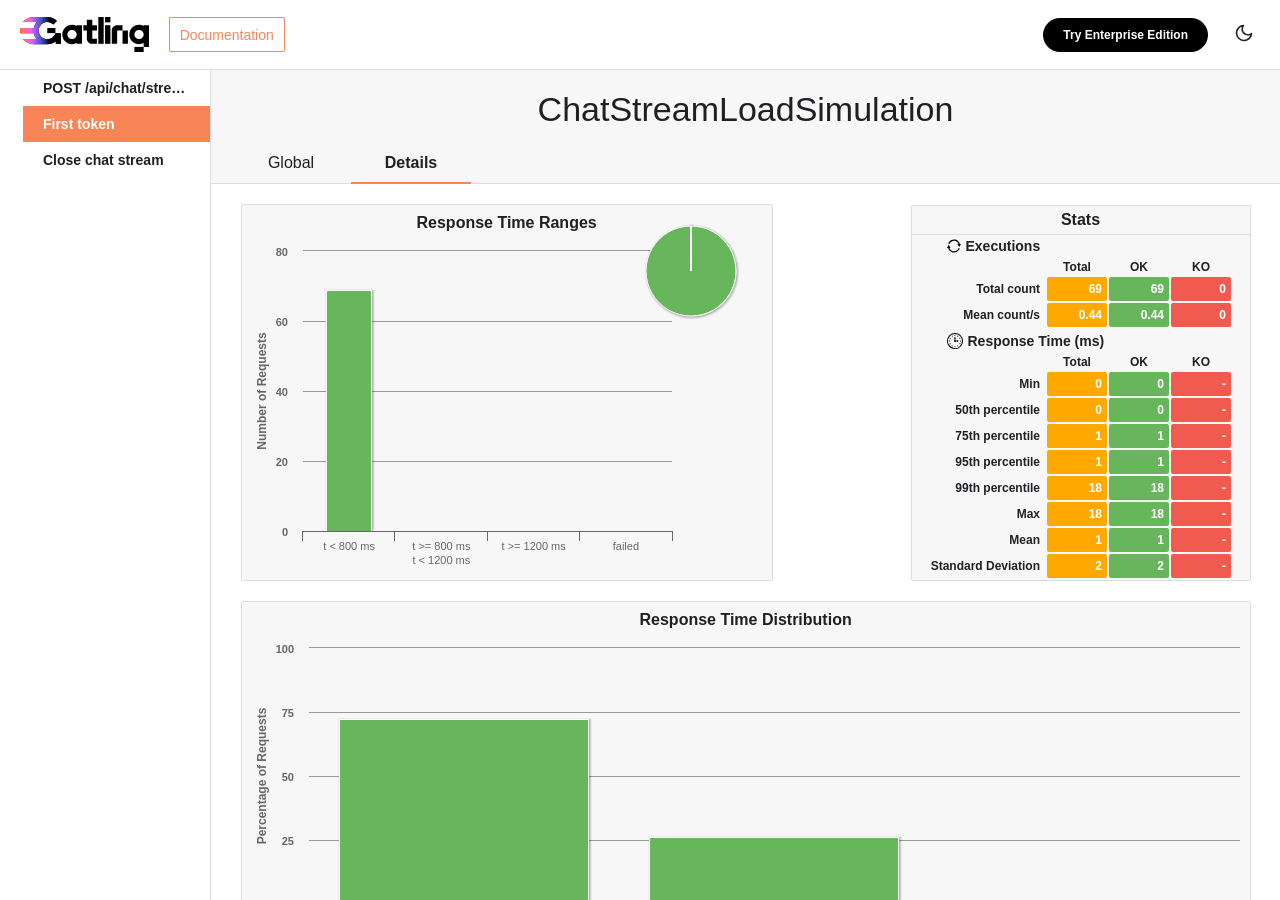
<file: gatling-tests/target/gatling/chatstreamloadsimulation-20260624005523020/req_first-token--825392023.html>
<!DOCTYPE html>
<html lang="en">
<head>
<meta charset="UTF-8">
<link rel="shortcut icon" type="image/x-icon" href="style/favicon.ico">
<link href="style/style.css" rel="stylesheet" type="text/css">
<link href="style/bootstrap.min.css" rel="stylesheet" type="text/css">
<script src="js/jquery-3.7.1.slim.min.js"></script>
<script src="js/bootstrap.min.js"></script>
<script src="js/gatling.js"></script>
<script src="js/menu.js"></script>
<script src="js/ellipsis.js"></script>
<script src="js/highstock.js"></script>
<script src="js/highcharts-more.js"></script>
<script src="js/theme.js"></script>
<title>Gatling Stats - First token</title>
</head>
<body>
<script>
  const storedTheme = localStorage.getItem('theme') || (window.matchMedia("(prefers-color-scheme: dark)").matches ? "dark" : "light");
  if (storedTheme) document.documentElement.setAttribute('data-theme', storedTheme)

  function toggleTheme() {
    const currentTheme = document.documentElement.getAttribute("data-theme");
    const targetTheme = currentTheme === "light" ? "dark" : "light";

    document.documentElement.setAttribute('data-theme', targetTheme)
    localStorage.setItem('theme', targetTheme);
  };
</script>
<div class="app-container">
<div class="frise"></div>
<div class="head">
  <div class="gatling-open-source">
    <a class="gatling-logo gatling-logo-light" href="https://gatling.io" target="blank_" title="Gatling Home Page"><img alt="Gatling" src="style/logo-light.svg"></a>
    <a class="gatling-logo gatling-logo-dark" href="https://gatling.io" target="blank_" title="Gatling Home Page"><img alt="Gatling" src="style/logo-dark.svg"></a>
    <a class="gatling-documentation" href="https://gatling.io/docs/" target="_blank">Documentation</a>
  </div>
  <div class="nav spacer"></div>
  <a class="enterprise" href="https://gatling.io/enterprise/next-step/" target="_blank">
    <span class="button-text-state">Try Enterprise Edition</span>
    <span class="button-text-hover">Try Enterprise Edition</span>
  </a>
  <button id="theme-toggle" class="theme-toggle" type="button" onclick="toggleTheme()" aria-label="Toggle user interface mode">
    <span class="toggle-dark"><svg xmlns="http://www.w3.org/2000/svg" width="20" height="20" viewBox="0 0 24 24" fill="none" stroke="currentColor" stroke-width="2" stroke-linecap="round" stroke-linejoin="round" class="feather feather-moon"><path d="M21 12.79A9 9 0 1 1 11.21 3 7 7 0 0 0 21 12.79z"></path></svg></span>
    <span class="toggle-light"><svg xmlns="http://www.w3.org/2000/svg" width="20" height="20" viewBox="0 0 24 24" fill="none" stroke="currentColor" stroke-width="2" stroke-linecap="round" stroke-linejoin="round" class="feather feather-sun"><circle cx="12" cy="12" r="5"></circle><line x1="12" y1="1" x2="12" y2="3"></line><line x1="12" y1="21" x2="12" y2="23"></line><line x1="4.22" y1="4.22" x2="5.64" y2="5.64"></line><line x1="18.36" y1="18.36" x2="19.78" y2="19.78"></line><line x1="1" y1="12" x2="3" y2="12"></line><line x1="21" y1="12" x2="23" y2="12"></line><line x1="4.22" y1="19.78" x2="5.64" y2="18.36"></line><line x1="18.36" y1="5.64" x2="19.78" y2="4.22"></line></svg></span>
  </button>
</div>
<div class="container details">
  <div class="nav">
    <ul><li data-parent="ROOT" >
  <span id="menu-req_post--api-chat---977573613" style="margin-left: 0px;" class="expand-button hidden">&nbsp;</span>
  <a href="req_post--api-chat---977573613.html" class="item withTooltip">
    <span class="nav-tooltip" id="parent-menu-label-req_post--api-chat---977573613" data-toggle="popover" data-placement="right" data-container="body" data-content="">
      <span onmouseover="isEllipsed('menu-label-req_post--api-chat---977573613')" id="menu-label-req_post--api-chat---977573613" class="nav-label ellipsed-name">POST /api/chat/stream</span>
    </span>
  </a>
</li><li data-parent="ROOT" class="on">
  <span id="menu-req_first-token--825392023" style="margin-left: 0px;" class="expand-button hidden">&nbsp;</span>
  <a href="req_first-token--825392023.html" class="item withTooltip">
    <span class="nav-tooltip" id="parent-menu-label-req_first-token--825392023" data-toggle="popover" data-placement="right" data-container="body" data-content="">
      <span onmouseover="isEllipsed('menu-label-req_first-token--825392023')" id="menu-label-req_first-token--825392023" class="nav-label ellipsed-name">First token</span>
    </span>
  </a>
</li><li data-parent="ROOT" >
  <span id="menu-req_close-chat-stre-1015269120" style="margin-left: 0px;" class="expand-button hidden">&nbsp;</span>
  <a href="req_close-chat-stre-1015269120.html" class="item withTooltip">
    <span class="nav-tooltip" id="parent-menu-label-req_close-chat-stre-1015269120" data-toggle="popover" data-placement="right" data-container="body" data-content="">
      <span onmouseover="isEllipsed('menu-label-req_close-chat-stre-1015269120')" id="menu-label-req_close-chat-stre-1015269120" class="nav-label ellipsed-name">Close chat stream</span>
    </span>
  </a>
</li></ul>
  </div>
  <div class="cadre">
    <div class="content">
      <div class="content-header">
        <div class="onglet">
          ChatStreamLoadSimulation
        </div>
        <div class="sous-menu" id="sousMenu">
          <div class="sous-menu-spacer">
            <div class="item"><a href="index.html">Global</a></div>
<div class="item ouvert"><a id="details_link" href="req_post--api-chat---977573613.html">Details</a></div>
          </div>
        </div>
      </div>
      <div class="content-in">
        <div class="container-article">
          <div class="article">
            
            
<div class="schema-container">

            <div id="RangesContainerId" class="schema ranges-large">
            </div>

                        <div class="infos">
                            <div class="infos-in">
	                        <div class="infos-title">Stats</div>
                                <div class="info">
                                    <h2 class="first">Executions</h2>
                                    <table>
                                        <thead>
                                            <tr><th></th><th>Total</th><th>OK</th><th>KO</th></tr>
                                        </thead>
                                        <tbody>
                                            <tr>
                                                <td class="title">Total count</td>
                                                <td class="total">69</td>
                                                <td class="ok">69</td>
                                                <td class="ko">0</td>
                                            </tr>
                                            <tr>
                                                <td class="title">Mean count/s</abbr></td>
                                                <td class="total">0.44</td>
                                                <td class="ok">0.44</td>
                                                <td class="ko">0</td>
                                            </tr>
                                        </tbody>
                                    </table>
                                    <h2 class="second">Response Time (ms)</h2>
                                    <table>
                                        <thead>
                                            <tr>
                                                <th></th>
                                                <th>Total</th>
                                                <th>OK</th>
                                                <th>KO</th>
                                            </tr>
                                        </thead>
                                        <tbody>
                                            <tr>
                                                <td class="title">Min</td>
                                                <td class="total">0</td>
                                                <td class="ok">0</td>
                                                <td class="ko">-</td>
                                            </tr>
                                            <tr>
                                                <td class="title">50th percentile</td>
                                                <td class="total">0</td>
                                                <td class="ok">0</td>
                                                <td class="ko">-</td>
                                            </tr>
                                            <tr>
                                                <td class="title">75th percentile</td>
                                                <td class="total">1</td>
                                                <td class="ok">1</td>
                                                <td class="ko">-</td>
                                            </tr>
                                            <tr>
                                                <td class="title">95th percentile</td>
                                                <td class="total">1</td>
                                                <td class="ok">1</td>
                                                <td class="ko">-</td>
                                            </tr>
                                            <tr>
                                                <td class="title">99th percentile</td>
                                                <td class="total">18</td>
                                                <td class="ok">18</td>
                                                <td class="ko">-</td>
                                            </tr>
                                            <tr>
                                                <td class="title">Max</td>
                                                <td class="total">18</td>
                                                <td class="ok">18</td>
                                                <td class="ko">-</td>
                                            </tr>
                                            <tr>
                                                <td class="title">Mean</td>
                                                <td class="total">1</td>
                                                <td class="ok">1</td>
                                                <td class="ko">-</td>
                                            </tr>
                                            <tr>
                                                <td class="title">Standard Deviation</td>
                                                <td class="total">2</td>
                                                <td class="ok">2</td>
                                                <td class="ko">-</td>
                                            </tr>
                                        </tbody>
                                    </table>
                                </div>
                            </div>
                        </div>

</div>

            <div class="schema geant">
              <div id="responseTimeDistributionContainerId" class="geant"></div>
            </div>

            <div class="schema geant">
              <div id="responseTimeOverTimeContainerId" class="geant"></div>
            </div>

            <div class="schema geant">
                <div id="requestsContainerId" class="geant"></div>
            </div>

            <div class="schema geant">
                <div id="responsesContainerId" class="geant"></div>
            </div>

            <div class="schema geant">
              <div id="responseTimeScatterContainerId" class="geant"></div>
            </div>

          </div>
        </div>
      </div>
    </div>
  </div>
</div>
<script>
    $(document).ready(function() {
        $('.simulation-tooltip').popover({trigger:'hover', placement:'left'});
        $('.nav').expandable();
$('.nav-tooltip').popover({trigger:'hover'});
        setActiveMenu();
        
Highcharts.setOptions({
  global: { useUTC: false }
});

new Highcharts.Chart({
  chart: {
    renderTo: 'RangesContainerId',
    marginRight: 100
  },
  credits: { enabled: false },
  legend: { enabled: false },
  title: {
    text: '<span class="chart_title">Response Time Ranges</span>',
    useHTML: true
  },
  xAxis: {
    categories: [
      "t < 800 ms",
      "t >= 800 ms <br> t < 1200 ms",
      "t >= 1200 ms",
      "failed"
    ]
  },
  yAxis: {
    title: { text: 'Number of Requests' },
    reversedStacks: false
  },
  tooltip: {
    formatter: function() {
      var s;
      if (this.point.name) { // the pie chart
        s = ''+ this.point.name +': '+ this.y +'% requests';
      } else {
        s = ''+ this.y + ' requests';
      }
      return s;
    }
  },
  plotOptions: {
    series: {
      stacking: 'normal',
      shadow: true
    }
  },
  series: [
    {
      type: 'column',
      data: [{
      	color: '#68b65c',
      	y: 69
      },
      {
      	color: '#FFDD00',
      	y: 0
      },
      {
      	color: '#FFA900',
      	y: 0
      },
      {
      	color: '#f15b4f',
      	y: 0
      }]
    },
    {
      type: 'pie',
      name: 'Percentages',
      data: [
        {
          name: "t < 800 ms",
          y: 100.0,
          color: '#68b65c'
        },
        {
          name: "800 ms <= t < 1200 ms",
          y: 0.0,
          color: '#FFDD00'
        },
        {
          name: "t >= 1200 ms",
          y: 0.0,
          color: '#FFA900'
        },
        {
          name: "failed",
          y: 0.0,
          color: '#f15b4f'
        }
      ],
      center: [368, 0],
      size: 90,
      showInLegend: false,
      dataLabels: { enabled: false }
    }
  ]
});

	    $('#container_errors').sortable('#container_errors');
    
new Highcharts.Chart({
  chart: {
    renderTo: 'responseTimeDistributionContainerId',
    type: 'column',
    marginBottom: 60
  },
  credits: { enabled: false },
  legend: {
    enabled: true,
    floating: true,
    y: 5,
    borderWidth: 0,
    itemStyle: { fontWeight: "normal" },
    symbolRadius: 0
  },
  title: {
    text: '<span class="chart_title">Response Time Distribution</span>',
    useHTML: true
  },
  navigator: {
    maskInside: false
  },
  xAxis: {
    categories: ['0', '1', '18'],
    tickInterval: 20
  },
  yAxis: {
    min: 0,
    title: { text: 'Percentage of Requests' },
    reversedStacks: false
  },
  tooltip: {
    formatter: function() {
      return '<b>'+ this.x +' ms</b><br/>'+
      this.series.name +': '+ this.y +' %<br/>'+
      'Total: '+ this.point.stackTotal + ' %';
    }
  },
  plotOptions: {
    series: {
      groupPadding: 0,
      stacking: 'normal',
	    shadow: true
    }
  },
  series: [
  	{
type: 'column',
color: '#68b65c',
name: 'OK',
data: [
  72.46,26.08,1.44
],
tooltip: { yDecimals: 0, ySuffix: 'ms' }
},
  	{
type: 'column',
color: '#f15b4f',
name: 'KO',
data: [
  
],
tooltip: { yDecimals: 0, ySuffix: 'ms' }
}
  ]
});

new Highcharts.StockChart({
  chart: {
    renderTo: 'responseTimeOverTimeContainerId',
    zoomType: 'x',
    marginBottom: 60
  },
  colors: ['#c4fd90', '#7ff77f', '#6ff2ad', '#61ede6', '#58c7e0', '#4ea1d4', '#487ad9', '#3f52cc', '#7335dc', '#c73905', '#FFA900'],
  credits: { enabled: false },
  legend: {
    enabled: true,
    floating: true,
    y: -65,
    borderWidth: 0,
    itemStyle: { fontWeight: "normal" },
    symbolRadius: 0
  },
  title: {
    text: '<span class="chart_title chart_title_">Response Time Percentiles over Time (OK)</span>',
    useHTML: true
  },
  navigator: {
    maskInside: false,
    baseSeries: 9
  },
  rangeSelector: {
    rangeSelector: { align: "left" },
    buttonSpacing: 0,
    buttonTheme: {
      fill: '#CFC9C6',
      padding: 1,
      stroke: '#000000',
      'stroke-width': 0.25,
      style: {
        color: '#000000',
        fontWeight: 'bold',
      },
      states: {
        stroke: '#92918C',
        'stroke-width': 0.25,
        hover: {
          fill: '#92918C',
          style: { color: 'black' }
        },
        select: {
          fill: '#FFA900',
          style: { color: 'white' }
        }
      }
    },
    buttons : [
      {
        type : 'minute',
        count : 1,
        text : '1m'
      }, {
        type : 'minute',
        count : 10,
        text : '10m'
      }, {
        type : 'hour',
        count : 1,
        text : '1h'
      }, {
        type : 'all',
        count : 1,
        text : 'All'
      }
    ],
    selected : 3,
    inputEnabled : false
  },
  xAxis: {
    type: 'datetime',
    ordinal: false,
    maxZoom: 10000 // three days
  },
  yAxis:[
    {
      min: 0,
      title: { text: 'Response Time (ms)' },
      opposite: false
    }
  ],
  plotOptions: {
    arearange: { lineWidth: 1 },
    series: {
      dataGrouping: { enabled: false }
    }
  },
  series: [
  
         {
pointInterval: 1000,
name: 'min',
data: [[1782262530000, null], [1782262531000, 18], [1782262532000, null], [1782262533000, null], [1782262534000, null], [1782262535000, null], [1782262536000, 1], [1782262537000, null], [1782262538000, null], [1782262539000, 0], [1782262540000, null], [1782262541000, null], [1782262542000, 1], [1782262543000, null], [1782262544000, 0], [1782262545000, null], [1782262546000, null], [1782262547000, null], [1782262548000, 1], [1782262549000, 0], [1782262550000, null], [1782262551000, 1], [1782262552000, null], [1782262553000, 0], [1782262554000, 0], [1782262555000, null], [1782262556000, 1], [1782262557000, null], [1782262558000, 0], [1782262559000, null], [1782262560000, 0], [1782262561000, null], [1782262562000, 1], [1782262563000, null], [1782262564000, 1], [1782262565000, null], [1782262566000, 0], [1782262567000, null], [1782262568000, 0], [1782262569000, null], [1782262570000, 0], [1782262571000, null], [1782262572000, 0], [1782262573000, null], [1782262574000, 0], [1782262575000, null], [1782262576000, null], [1782262577000, 1], [1782262578000, 0], [1782262579000, null], [1782262580000, 1], [1782262581000, null], [1782262582000, 1], [1782262583000, null], [1782262584000, 0], [1782262585000, null], [1782262586000, 0], [1782262587000, null], [1782262588000, 0], [1782262589000, null], [1782262590000, 0], [1782262591000, null], [1782262592000, 0], [1782262593000, null], [1782262594000, 1], [1782262595000, null], [1782262596000, 1], [1782262597000, null], [1782262598000, 0], [1782262599000, null], [1782262600000, 0], [1782262601000, null], [1782262602000, 0], [1782262603000, null], [1782262604000, null], [1782262605000, 0], [1782262606000, 1], [1782262607000, null], [1782262608000, 0], [1782262609000, null], [1782262610000, 0], [1782262611000, null], [1782262612000, 1], [1782262613000, null], [1782262614000, 0], [1782262615000, null], [1782262616000, 0], [1782262617000, null], [1782262618000, 0], [1782262619000, null], [1782262620000, 0], [1782262621000, null], [1782262622000, 0], [1782262623000, null], [1782262624000, 0], [1782262625000, null], [1782262626000, 1], [1782262627000, null], [1782262628000, 0], [1782262629000, null], [1782262630000, 0], [1782262631000, null], [1782262632000, 0], [1782262633000, null], [1782262634000, 0], [1782262635000, null], [1782262636000, 0], [1782262637000, null], [1782262638000, 0], [1782262639000, null], [1782262640000, 0], [1782262641000, null], [1782262642000, 0], [1782262643000, null], [1782262644000, 0], [1782262645000, null], [1782262646000, 0], [1782262647000, null], [1782262648000, 0], [1782262649000, null], [1782262650000, 0], [1782262651000, null], [1782262652000, 1], [1782262653000, null], [1782262654000, 0], [1782262655000, null], [1782262656000, 0], [1782262657000, null], [1782262658000, 0], [1782262659000, null], [1782262660000, 1], [1782262661000, null], [1782262662000, 1], [1782262663000, null], [1782262664000, 0], [1782262665000, null], [1782262666000, 0], [1782262667000, null], [1782262668000, 0], [1782262669000, null], [1782262670000, 0], [1782262671000, null], [1782262672000, 0], [1782262673000, null], [1782262674000, null], [1782262675000, null], [1782262676000, null], [1782262677000, null], [1782262678000, null], [1782262679000, null], [1782262680000, null], [1782262681000, null], [1782262682000, null], [1782262683000, null], [1782262684000, null], [1782262685000, null], [1782262686000, null], [1782262687000, null]],
tooltip: { yDecimals: 0, ySuffix: 'ms' },
type : 'area',
yAxis: 0,
zIndex: 10
},
         {
pointInterval: 1000,
name: '25%',
data: [[1782262530000, null], [1782262531000, 18], [1782262532000, null], [1782262533000, null], [1782262534000, null], [1782262535000, null], [1782262536000, 1], [1782262537000, null], [1782262538000, null], [1782262539000, 0], [1782262540000, null], [1782262541000, null], [1782262542000, 1], [1782262543000, null], [1782262544000, 0], [1782262545000, null], [1782262546000, null], [1782262547000, null], [1782262548000, 1], [1782262549000, 0], [1782262550000, null], [1782262551000, 1], [1782262552000, null], [1782262553000, 0], [1782262554000, 0], [1782262555000, null], [1782262556000, 1], [1782262557000, null], [1782262558000, 0], [1782262559000, null], [1782262560000, 0], [1782262561000, null], [1782262562000, 1], [1782262563000, null], [1782262564000, 1], [1782262565000, null], [1782262566000, 0], [1782262567000, null], [1782262568000, 0], [1782262569000, null], [1782262570000, 0], [1782262571000, null], [1782262572000, 0], [1782262573000, null], [1782262574000, 0], [1782262575000, null], [1782262576000, null], [1782262577000, 1], [1782262578000, 0], [1782262579000, null], [1782262580000, 1], [1782262581000, null], [1782262582000, 1], [1782262583000, null], [1782262584000, 0], [1782262585000, null], [1782262586000, 0], [1782262587000, null], [1782262588000, 0], [1782262589000, null], [1782262590000, 0], [1782262591000, null], [1782262592000, 0], [1782262593000, null], [1782262594000, 1], [1782262595000, null], [1782262596000, 1], [1782262597000, null], [1782262598000, 0], [1782262599000, null], [1782262600000, 0], [1782262601000, null], [1782262602000, 0], [1782262603000, null], [1782262604000, null], [1782262605000, 0], [1782262606000, 1], [1782262607000, null], [1782262608000, 0], [1782262609000, null], [1782262610000, 0], [1782262611000, null], [1782262612000, 1], [1782262613000, null], [1782262614000, 0], [1782262615000, null], [1782262616000, 0], [1782262617000, null], [1782262618000, 0], [1782262619000, null], [1782262620000, 0], [1782262621000, null], [1782262622000, 0], [1782262623000, null], [1782262624000, 0], [1782262625000, null], [1782262626000, 1], [1782262627000, null], [1782262628000, 0], [1782262629000, null], [1782262630000, 0], [1782262631000, null], [1782262632000, 0], [1782262633000, null], [1782262634000, 0], [1782262635000, null], [1782262636000, 0], [1782262637000, null], [1782262638000, 0], [1782262639000, null], [1782262640000, 0], [1782262641000, null], [1782262642000, 0], [1782262643000, null], [1782262644000, 0], [1782262645000, null], [1782262646000, 0], [1782262647000, null], [1782262648000, 0], [1782262649000, null], [1782262650000, 0], [1782262651000, null], [1782262652000, 1], [1782262653000, null], [1782262654000, 0], [1782262655000, null], [1782262656000, 0], [1782262657000, null], [1782262658000, 0], [1782262659000, null], [1782262660000, 1], [1782262661000, null], [1782262662000, 1], [1782262663000, null], [1782262664000, 0], [1782262665000, null], [1782262666000, 0], [1782262667000, null], [1782262668000, 0], [1782262669000, null], [1782262670000, 0], [1782262671000, null], [1782262672000, 0], [1782262673000, null], [1782262674000, null], [1782262675000, null], [1782262676000, null], [1782262677000, null], [1782262678000, null], [1782262679000, null], [1782262680000, null], [1782262681000, null], [1782262682000, null], [1782262683000, null], [1782262684000, null], [1782262685000, null], [1782262686000, null], [1782262687000, null]],
tooltip: { yDecimals: 0, ySuffix: 'ms' },
type : 'area',
yAxis: 0,
zIndex: 9
},
         {
pointInterval: 1000,
name: '50%',
data: [[1782262530000, null], [1782262531000, 18], [1782262532000, null], [1782262533000, null], [1782262534000, null], [1782262535000, null], [1782262536000, 1], [1782262537000, null], [1782262538000, null], [1782262539000, 0], [1782262540000, null], [1782262541000, null], [1782262542000, 1], [1782262543000, null], [1782262544000, 0], [1782262545000, null], [1782262546000, null], [1782262547000, null], [1782262548000, 1], [1782262549000, 0], [1782262550000, null], [1782262551000, 1], [1782262552000, null], [1782262553000, 0], [1782262554000, 0], [1782262555000, null], [1782262556000, 1], [1782262557000, null], [1782262558000, 0], [1782262559000, null], [1782262560000, 0], [1782262561000, null], [1782262562000, 1], [1782262563000, null], [1782262564000, 1], [1782262565000, null], [1782262566000, 0], [1782262567000, null], [1782262568000, 0], [1782262569000, null], [1782262570000, 0], [1782262571000, null], [1782262572000, 0], [1782262573000, null], [1782262574000, 0], [1782262575000, null], [1782262576000, null], [1782262577000, 1], [1782262578000, 0], [1782262579000, null], [1782262580000, 1], [1782262581000, null], [1782262582000, 1], [1782262583000, null], [1782262584000, 0], [1782262585000, null], [1782262586000, 0], [1782262587000, null], [1782262588000, 0], [1782262589000, null], [1782262590000, 0], [1782262591000, null], [1782262592000, 0], [1782262593000, null], [1782262594000, 1], [1782262595000, null], [1782262596000, 1], [1782262597000, null], [1782262598000, 0], [1782262599000, null], [1782262600000, 0], [1782262601000, null], [1782262602000, 0], [1782262603000, null], [1782262604000, null], [1782262605000, 0], [1782262606000, 1], [1782262607000, null], [1782262608000, 0], [1782262609000, null], [1782262610000, 0], [1782262611000, null], [1782262612000, 1], [1782262613000, null], [1782262614000, 0], [1782262615000, null], [1782262616000, 0], [1782262617000, null], [1782262618000, 0], [1782262619000, null], [1782262620000, 0], [1782262621000, null], [1782262622000, 0], [1782262623000, null], [1782262624000, 0], [1782262625000, null], [1782262626000, 1], [1782262627000, null], [1782262628000, 0], [1782262629000, null], [1782262630000, 0], [1782262631000, null], [1782262632000, 0], [1782262633000, null], [1782262634000, 0], [1782262635000, null], [1782262636000, 0], [1782262637000, null], [1782262638000, 0], [1782262639000, null], [1782262640000, 0], [1782262641000, null], [1782262642000, 0], [1782262643000, null], [1782262644000, 0], [1782262645000, null], [1782262646000, 0], [1782262647000, null], [1782262648000, 0], [1782262649000, null], [1782262650000, 0], [1782262651000, null], [1782262652000, 1], [1782262653000, null], [1782262654000, 0], [1782262655000, null], [1782262656000, 0], [1782262657000, null], [1782262658000, 0], [1782262659000, null], [1782262660000, 1], [1782262661000, null], [1782262662000, 1], [1782262663000, null], [1782262664000, 0], [1782262665000, null], [1782262666000, 0], [1782262667000, null], [1782262668000, 0], [1782262669000, null], [1782262670000, 0], [1782262671000, null], [1782262672000, 0], [1782262673000, null], [1782262674000, null], [1782262675000, null], [1782262676000, null], [1782262677000, null], [1782262678000, null], [1782262679000, null], [1782262680000, null], [1782262681000, null], [1782262682000, null], [1782262683000, null], [1782262684000, null], [1782262685000, null], [1782262686000, null], [1782262687000, null]],
tooltip: { yDecimals: 0, ySuffix: 'ms' },
type : 'area',
yAxis: 0,
zIndex: 8
},
         {
pointInterval: 1000,
name: '75%',
data: [[1782262530000, null], [1782262531000, 18], [1782262532000, null], [1782262533000, null], [1782262534000, null], [1782262535000, null], [1782262536000, 1], [1782262537000, null], [1782262538000, null], [1782262539000, 0], [1782262540000, null], [1782262541000, null], [1782262542000, 1], [1782262543000, null], [1782262544000, 0], [1782262545000, null], [1782262546000, null], [1782262547000, null], [1782262548000, 1], [1782262549000, 0], [1782262550000, null], [1782262551000, 1], [1782262552000, null], [1782262553000, 0], [1782262554000, 0], [1782262555000, null], [1782262556000, 1], [1782262557000, null], [1782262558000, 0], [1782262559000, null], [1782262560000, 0], [1782262561000, null], [1782262562000, 1], [1782262563000, null], [1782262564000, 1], [1782262565000, null], [1782262566000, 0], [1782262567000, null], [1782262568000, 0], [1782262569000, null], [1782262570000, 0], [1782262571000, null], [1782262572000, 0], [1782262573000, null], [1782262574000, 0], [1782262575000, null], [1782262576000, null], [1782262577000, 1], [1782262578000, 0], [1782262579000, null], [1782262580000, 1], [1782262581000, null], [1782262582000, 1], [1782262583000, null], [1782262584000, 0], [1782262585000, null], [1782262586000, 0], [1782262587000, null], [1782262588000, 0], [1782262589000, null], [1782262590000, 0], [1782262591000, null], [1782262592000, 0], [1782262593000, null], [1782262594000, 1], [1782262595000, null], [1782262596000, 1], [1782262597000, null], [1782262598000, 0], [1782262599000, null], [1782262600000, 0], [1782262601000, null], [1782262602000, 0], [1782262603000, null], [1782262604000, null], [1782262605000, 0], [1782262606000, 1], [1782262607000, null], [1782262608000, 0], [1782262609000, null], [1782262610000, 0], [1782262611000, null], [1782262612000, 1], [1782262613000, null], [1782262614000, 0], [1782262615000, null], [1782262616000, 0], [1782262617000, null], [1782262618000, 0], [1782262619000, null], [1782262620000, 0], [1782262621000, null], [1782262622000, 0], [1782262623000, null], [1782262624000, 0], [1782262625000, null], [1782262626000, 1], [1782262627000, null], [1782262628000, 0], [1782262629000, null], [1782262630000, 0], [1782262631000, null], [1782262632000, 0], [1782262633000, null], [1782262634000, 0], [1782262635000, null], [1782262636000, 0], [1782262637000, null], [1782262638000, 0], [1782262639000, null], [1782262640000, 0], [1782262641000, null], [1782262642000, 0], [1782262643000, null], [1782262644000, 0], [1782262645000, null], [1782262646000, 0], [1782262647000, null], [1782262648000, 0], [1782262649000, null], [1782262650000, 0], [1782262651000, null], [1782262652000, 1], [1782262653000, null], [1782262654000, 0], [1782262655000, null], [1782262656000, 0], [1782262657000, null], [1782262658000, 0], [1782262659000, null], [1782262660000, 1], [1782262661000, null], [1782262662000, 1], [1782262663000, null], [1782262664000, 0], [1782262665000, null], [1782262666000, 0], [1782262667000, null], [1782262668000, 0], [1782262669000, null], [1782262670000, 0], [1782262671000, null], [1782262672000, 0], [1782262673000, null], [1782262674000, null], [1782262675000, null], [1782262676000, null], [1782262677000, null], [1782262678000, null], [1782262679000, null], [1782262680000, null], [1782262681000, null], [1782262682000, null], [1782262683000, null], [1782262684000, null], [1782262685000, null], [1782262686000, null], [1782262687000, null]],
tooltip: { yDecimals: 0, ySuffix: 'ms' },
type : 'area',
yAxis: 0,
zIndex: 7
},
         {
pointInterval: 1000,
name: '80%',
data: [[1782262530000, null], [1782262531000, 18], [1782262532000, null], [1782262533000, null], [1782262534000, null], [1782262535000, null], [1782262536000, 1], [1782262537000, null], [1782262538000, null], [1782262539000, 0], [1782262540000, null], [1782262541000, null], [1782262542000, 1], [1782262543000, null], [1782262544000, 0], [1782262545000, null], [1782262546000, null], [1782262547000, null], [1782262548000, 1], [1782262549000, 0], [1782262550000, null], [1782262551000, 1], [1782262552000, null], [1782262553000, 0], [1782262554000, 0], [1782262555000, null], [1782262556000, 1], [1782262557000, null], [1782262558000, 0], [1782262559000, null], [1782262560000, 0], [1782262561000, null], [1782262562000, 1], [1782262563000, null], [1782262564000, 1], [1782262565000, null], [1782262566000, 0], [1782262567000, null], [1782262568000, 0], [1782262569000, null], [1782262570000, 0], [1782262571000, null], [1782262572000, 0], [1782262573000, null], [1782262574000, 0], [1782262575000, null], [1782262576000, null], [1782262577000, 1], [1782262578000, 0], [1782262579000, null], [1782262580000, 1], [1782262581000, null], [1782262582000, 1], [1782262583000, null], [1782262584000, 0], [1782262585000, null], [1782262586000, 0], [1782262587000, null], [1782262588000, 0], [1782262589000, null], [1782262590000, 0], [1782262591000, null], [1782262592000, 0], [1782262593000, null], [1782262594000, 1], [1782262595000, null], [1782262596000, 1], [1782262597000, null], [1782262598000, 0], [1782262599000, null], [1782262600000, 0], [1782262601000, null], [1782262602000, 0], [1782262603000, null], [1782262604000, null], [1782262605000, 0], [1782262606000, 1], [1782262607000, null], [1782262608000, 0], [1782262609000, null], [1782262610000, 0], [1782262611000, null], [1782262612000, 1], [1782262613000, null], [1782262614000, 0], [1782262615000, null], [1782262616000, 0], [1782262617000, null], [1782262618000, 0], [1782262619000, null], [1782262620000, 0], [1782262621000, null], [1782262622000, 0], [1782262623000, null], [1782262624000, 0], [1782262625000, null], [1782262626000, 1], [1782262627000, null], [1782262628000, 0], [1782262629000, null], [1782262630000, 0], [1782262631000, null], [1782262632000, 0], [1782262633000, null], [1782262634000, 0], [1782262635000, null], [1782262636000, 0], [1782262637000, null], [1782262638000, 0], [1782262639000, null], [1782262640000, 0], [1782262641000, null], [1782262642000, 0], [1782262643000, null], [1782262644000, 0], [1782262645000, null], [1782262646000, 0], [1782262647000, null], [1782262648000, 0], [1782262649000, null], [1782262650000, 0], [1782262651000, null], [1782262652000, 1], [1782262653000, null], [1782262654000, 0], [1782262655000, null], [1782262656000, 0], [1782262657000, null], [1782262658000, 0], [1782262659000, null], [1782262660000, 1], [1782262661000, null], [1782262662000, 1], [1782262663000, null], [1782262664000, 0], [1782262665000, null], [1782262666000, 0], [1782262667000, null], [1782262668000, 0], [1782262669000, null], [1782262670000, 0], [1782262671000, null], [1782262672000, 0], [1782262673000, null], [1782262674000, null], [1782262675000, null], [1782262676000, null], [1782262677000, null], [1782262678000, null], [1782262679000, null], [1782262680000, null], [1782262681000, null], [1782262682000, null], [1782262683000, null], [1782262684000, null], [1782262685000, null], [1782262686000, null], [1782262687000, null]],
tooltip: { yDecimals: 0, ySuffix: 'ms' },
type : 'area',
yAxis: 0,
zIndex: 6
},
         {
pointInterval: 1000,
name: '85%',
data: [[1782262530000, null], [1782262531000, 18], [1782262532000, null], [1782262533000, null], [1782262534000, null], [1782262535000, null], [1782262536000, 1], [1782262537000, null], [1782262538000, null], [1782262539000, 0], [1782262540000, null], [1782262541000, null], [1782262542000, 1], [1782262543000, null], [1782262544000, 0], [1782262545000, null], [1782262546000, null], [1782262547000, null], [1782262548000, 1], [1782262549000, 0], [1782262550000, null], [1782262551000, 1], [1782262552000, null], [1782262553000, 0], [1782262554000, 0], [1782262555000, null], [1782262556000, 1], [1782262557000, null], [1782262558000, 0], [1782262559000, null], [1782262560000, 0], [1782262561000, null], [1782262562000, 1], [1782262563000, null], [1782262564000, 1], [1782262565000, null], [1782262566000, 0], [1782262567000, null], [1782262568000, 0], [1782262569000, null], [1782262570000, 0], [1782262571000, null], [1782262572000, 0], [1782262573000, null], [1782262574000, 0], [1782262575000, null], [1782262576000, null], [1782262577000, 1], [1782262578000, 0], [1782262579000, null], [1782262580000, 1], [1782262581000, null], [1782262582000, 1], [1782262583000, null], [1782262584000, 0], [1782262585000, null], [1782262586000, 0], [1782262587000, null], [1782262588000, 0], [1782262589000, null], [1782262590000, 0], [1782262591000, null], [1782262592000, 0], [1782262593000, null], [1782262594000, 1], [1782262595000, null], [1782262596000, 1], [1782262597000, null], [1782262598000, 0], [1782262599000, null], [1782262600000, 0], [1782262601000, null], [1782262602000, 0], [1782262603000, null], [1782262604000, null], [1782262605000, 0], [1782262606000, 1], [1782262607000, null], [1782262608000, 0], [1782262609000, null], [1782262610000, 0], [1782262611000, null], [1782262612000, 1], [1782262613000, null], [1782262614000, 0], [1782262615000, null], [1782262616000, 0], [1782262617000, null], [1782262618000, 0], [1782262619000, null], [1782262620000, 0], [1782262621000, null], [1782262622000, 0], [1782262623000, null], [1782262624000, 0], [1782262625000, null], [1782262626000, 1], [1782262627000, null], [1782262628000, 0], [1782262629000, null], [1782262630000, 0], [1782262631000, null], [1782262632000, 0], [1782262633000, null], [1782262634000, 0], [1782262635000, null], [1782262636000, 0], [1782262637000, null], [1782262638000, 0], [1782262639000, null], [1782262640000, 0], [1782262641000, null], [1782262642000, 0], [1782262643000, null], [1782262644000, 0], [1782262645000, null], [1782262646000, 0], [1782262647000, null], [1782262648000, 0], [1782262649000, null], [1782262650000, 0], [1782262651000, null], [1782262652000, 1], [1782262653000, null], [1782262654000, 0], [1782262655000, null], [1782262656000, 0], [1782262657000, null], [1782262658000, 0], [1782262659000, null], [1782262660000, 1], [1782262661000, null], [1782262662000, 1], [1782262663000, null], [1782262664000, 0], [1782262665000, null], [1782262666000, 0], [1782262667000, null], [1782262668000, 0], [1782262669000, null], [1782262670000, 0], [1782262671000, null], [1782262672000, 0], [1782262673000, null], [1782262674000, null], [1782262675000, null], [1782262676000, null], [1782262677000, null], [1782262678000, null], [1782262679000, null], [1782262680000, null], [1782262681000, null], [1782262682000, null], [1782262683000, null], [1782262684000, null], [1782262685000, null], [1782262686000, null], [1782262687000, null]],
tooltip: { yDecimals: 0, ySuffix: 'ms' },
type : 'area',
yAxis: 0,
zIndex: 5
},
         {
pointInterval: 1000,
name: '90%',
data: [[1782262530000, null], [1782262531000, 18], [1782262532000, null], [1782262533000, null], [1782262534000, null], [1782262535000, null], [1782262536000, 1], [1782262537000, null], [1782262538000, null], [1782262539000, 0], [1782262540000, null], [1782262541000, null], [1782262542000, 1], [1782262543000, null], [1782262544000, 0], [1782262545000, null], [1782262546000, null], [1782262547000, null], [1782262548000, 1], [1782262549000, 0], [1782262550000, null], [1782262551000, 1], [1782262552000, null], [1782262553000, 0], [1782262554000, 0], [1782262555000, null], [1782262556000, 1], [1782262557000, null], [1782262558000, 0], [1782262559000, null], [1782262560000, 0], [1782262561000, null], [1782262562000, 1], [1782262563000, null], [1782262564000, 1], [1782262565000, null], [1782262566000, 0], [1782262567000, null], [1782262568000, 0], [1782262569000, null], [1782262570000, 0], [1782262571000, null], [1782262572000, 0], [1782262573000, null], [1782262574000, 0], [1782262575000, null], [1782262576000, null], [1782262577000, 1], [1782262578000, 0], [1782262579000, null], [1782262580000, 1], [1782262581000, null], [1782262582000, 1], [1782262583000, null], [1782262584000, 0], [1782262585000, null], [1782262586000, 0], [1782262587000, null], [1782262588000, 0], [1782262589000, null], [1782262590000, 0], [1782262591000, null], [1782262592000, 0], [1782262593000, null], [1782262594000, 1], [1782262595000, null], [1782262596000, 1], [1782262597000, null], [1782262598000, 0], [1782262599000, null], [1782262600000, 0], [1782262601000, null], [1782262602000, 0], [1782262603000, null], [1782262604000, null], [1782262605000, 0], [1782262606000, 1], [1782262607000, null], [1782262608000, 0], [1782262609000, null], [1782262610000, 0], [1782262611000, null], [1782262612000, 1], [1782262613000, null], [1782262614000, 0], [1782262615000, null], [1782262616000, 0], [1782262617000, null], [1782262618000, 0], [1782262619000, null], [1782262620000, 0], [1782262621000, null], [1782262622000, 0], [1782262623000, null], [1782262624000, 0], [1782262625000, null], [1782262626000, 1], [1782262627000, null], [1782262628000, 0], [1782262629000, null], [1782262630000, 0], [1782262631000, null], [1782262632000, 0], [1782262633000, null], [1782262634000, 0], [1782262635000, null], [1782262636000, 0], [1782262637000, null], [1782262638000, 0], [1782262639000, null], [1782262640000, 0], [1782262641000, null], [1782262642000, 0], [1782262643000, null], [1782262644000, 0], [1782262645000, null], [1782262646000, 0], [1782262647000, null], [1782262648000, 0], [1782262649000, null], [1782262650000, 0], [1782262651000, null], [1782262652000, 1], [1782262653000, null], [1782262654000, 0], [1782262655000, null], [1782262656000, 0], [1782262657000, null], [1782262658000, 0], [1782262659000, null], [1782262660000, 1], [1782262661000, null], [1782262662000, 1], [1782262663000, null], [1782262664000, 0], [1782262665000, null], [1782262666000, 0], [1782262667000, null], [1782262668000, 0], [1782262669000, null], [1782262670000, 0], [1782262671000, null], [1782262672000, 0], [1782262673000, null], [1782262674000, null], [1782262675000, null], [1782262676000, null], [1782262677000, null], [1782262678000, null], [1782262679000, null], [1782262680000, null], [1782262681000, null], [1782262682000, null], [1782262683000, null], [1782262684000, null], [1782262685000, null], [1782262686000, null], [1782262687000, null]],
tooltip: { yDecimals: 0, ySuffix: 'ms' },
type : 'area',
yAxis: 0,
zIndex: 4
},
         {
pointInterval: 1000,
name: '95%',
data: [[1782262530000, null], [1782262531000, 18], [1782262532000, null], [1782262533000, null], [1782262534000, null], [1782262535000, null], [1782262536000, 1], [1782262537000, null], [1782262538000, null], [1782262539000, 0], [1782262540000, null], [1782262541000, null], [1782262542000, 1], [1782262543000, null], [1782262544000, 0], [1782262545000, null], [1782262546000, null], [1782262547000, null], [1782262548000, 1], [1782262549000, 0], [1782262550000, null], [1782262551000, 1], [1782262552000, null], [1782262553000, 0], [1782262554000, 0], [1782262555000, null], [1782262556000, 1], [1782262557000, null], [1782262558000, 0], [1782262559000, null], [1782262560000, 0], [1782262561000, null], [1782262562000, 1], [1782262563000, null], [1782262564000, 1], [1782262565000, null], [1782262566000, 0], [1782262567000, null], [1782262568000, 0], [1782262569000, null], [1782262570000, 0], [1782262571000, null], [1782262572000, 0], [1782262573000, null], [1782262574000, 0], [1782262575000, null], [1782262576000, null], [1782262577000, 1], [1782262578000, 0], [1782262579000, null], [1782262580000, 1], [1782262581000, null], [1782262582000, 1], [1782262583000, null], [1782262584000, 0], [1782262585000, null], [1782262586000, 0], [1782262587000, null], [1782262588000, 0], [1782262589000, null], [1782262590000, 0], [1782262591000, null], [1782262592000, 0], [1782262593000, null], [1782262594000, 1], [1782262595000, null], [1782262596000, 1], [1782262597000, null], [1782262598000, 0], [1782262599000, null], [1782262600000, 0], [1782262601000, null], [1782262602000, 0], [1782262603000, null], [1782262604000, null], [1782262605000, 0], [1782262606000, 1], [1782262607000, null], [1782262608000, 0], [1782262609000, null], [1782262610000, 0], [1782262611000, null], [1782262612000, 1], [1782262613000, null], [1782262614000, 0], [1782262615000, null], [1782262616000, 0], [1782262617000, null], [1782262618000, 0], [1782262619000, null], [1782262620000, 0], [1782262621000, null], [1782262622000, 0], [1782262623000, null], [1782262624000, 0], [1782262625000, null], [1782262626000, 1], [1782262627000, null], [1782262628000, 0], [1782262629000, null], [1782262630000, 0], [1782262631000, null], [1782262632000, 0], [1782262633000, null], [1782262634000, 0], [1782262635000, null], [1782262636000, 0], [1782262637000, null], [1782262638000, 0], [1782262639000, null], [1782262640000, 0], [1782262641000, null], [1782262642000, 0], [1782262643000, null], [1782262644000, 0], [1782262645000, null], [1782262646000, 0], [1782262647000, null], [1782262648000, 0], [1782262649000, null], [1782262650000, 0], [1782262651000, null], [1782262652000, 1], [1782262653000, null], [1782262654000, 0], [1782262655000, null], [1782262656000, 0], [1782262657000, null], [1782262658000, 0], [1782262659000, null], [1782262660000, 1], [1782262661000, null], [1782262662000, 1], [1782262663000, null], [1782262664000, 0], [1782262665000, null], [1782262666000, 0], [1782262667000, null], [1782262668000, 0], [1782262669000, null], [1782262670000, 0], [1782262671000, null], [1782262672000, 0], [1782262673000, null], [1782262674000, null], [1782262675000, null], [1782262676000, null], [1782262677000, null], [1782262678000, null], [1782262679000, null], [1782262680000, null], [1782262681000, null], [1782262682000, null], [1782262683000, null], [1782262684000, null], [1782262685000, null], [1782262686000, null], [1782262687000, null]],
tooltip: { yDecimals: 0, ySuffix: 'ms' },
type : 'area',
yAxis: 0,
zIndex: 3
},
         {
pointInterval: 1000,
name: '99%',
data: [[1782262530000, null], [1782262531000, 18], [1782262532000, null], [1782262533000, null], [1782262534000, null], [1782262535000, null], [1782262536000, 1], [1782262537000, null], [1782262538000, null], [1782262539000, 0], [1782262540000, null], [1782262541000, null], [1782262542000, 1], [1782262543000, null], [1782262544000, 0], [1782262545000, null], [1782262546000, null], [1782262547000, null], [1782262548000, 1], [1782262549000, 0], [1782262550000, null], [1782262551000, 1], [1782262552000, null], [1782262553000, 0], [1782262554000, 0], [1782262555000, null], [1782262556000, 1], [1782262557000, null], [1782262558000, 0], [1782262559000, null], [1782262560000, 0], [1782262561000, null], [1782262562000, 1], [1782262563000, null], [1782262564000, 1], [1782262565000, null], [1782262566000, 0], [1782262567000, null], [1782262568000, 0], [1782262569000, null], [1782262570000, 0], [1782262571000, null], [1782262572000, 0], [1782262573000, null], [1782262574000, 0], [1782262575000, null], [1782262576000, null], [1782262577000, 1], [1782262578000, 0], [1782262579000, null], [1782262580000, 1], [1782262581000, null], [1782262582000, 1], [1782262583000, null], [1782262584000, 0], [1782262585000, null], [1782262586000, 0], [1782262587000, null], [1782262588000, 0], [1782262589000, null], [1782262590000, 0], [1782262591000, null], [1782262592000, 0], [1782262593000, null], [1782262594000, 1], [1782262595000, null], [1782262596000, 1], [1782262597000, null], [1782262598000, 0], [1782262599000, null], [1782262600000, 0], [1782262601000, null], [1782262602000, 0], [1782262603000, null], [1782262604000, null], [1782262605000, 0], [1782262606000, 1], [1782262607000, null], [1782262608000, 0], [1782262609000, null], [1782262610000, 0], [1782262611000, null], [1782262612000, 1], [1782262613000, null], [1782262614000, 0], [1782262615000, null], [1782262616000, 0], [1782262617000, null], [1782262618000, 0], [1782262619000, null], [1782262620000, 0], [1782262621000, null], [1782262622000, 0], [1782262623000, null], [1782262624000, 0], [1782262625000, null], [1782262626000, 1], [1782262627000, null], [1782262628000, 0], [1782262629000, null], [1782262630000, 0], [1782262631000, null], [1782262632000, 0], [1782262633000, null], [1782262634000, 0], [1782262635000, null], [1782262636000, 0], [1782262637000, null], [1782262638000, 0], [1782262639000, null], [1782262640000, 0], [1782262641000, null], [1782262642000, 0], [1782262643000, null], [1782262644000, 0], [1782262645000, null], [1782262646000, 0], [1782262647000, null], [1782262648000, 0], [1782262649000, null], [1782262650000, 0], [1782262651000, null], [1782262652000, 1], [1782262653000, null], [1782262654000, 0], [1782262655000, null], [1782262656000, 0], [1782262657000, null], [1782262658000, 0], [1782262659000, null], [1782262660000, 1], [1782262661000, null], [1782262662000, 1], [1782262663000, null], [1782262664000, 0], [1782262665000, null], [1782262666000, 0], [1782262667000, null], [1782262668000, 0], [1782262669000, null], [1782262670000, 0], [1782262671000, null], [1782262672000, 0], [1782262673000, null], [1782262674000, null], [1782262675000, null], [1782262676000, null], [1782262677000, null], [1782262678000, null], [1782262679000, null], [1782262680000, null], [1782262681000, null], [1782262682000, null], [1782262683000, null], [1782262684000, null], [1782262685000, null], [1782262686000, null], [1782262687000, null]],
tooltip: { yDecimals: 0, ySuffix: 'ms' },
type : 'area',
yAxis: 0,
zIndex: 2
},
         {
pointInterval: 1000,
name: 'max',
data: [[1782262530000, null], [1782262531000, 18], [1782262532000, null], [1782262533000, null], [1782262534000, null], [1782262535000, null], [1782262536000, 1], [1782262537000, null], [1782262538000, null], [1782262539000, 0], [1782262540000, null], [1782262541000, null], [1782262542000, 1], [1782262543000, null], [1782262544000, 0], [1782262545000, null], [1782262546000, null], [1782262547000, null], [1782262548000, 1], [1782262549000, 0], [1782262550000, null], [1782262551000, 1], [1782262552000, null], [1782262553000, 0], [1782262554000, 0], [1782262555000, null], [1782262556000, 1], [1782262557000, null], [1782262558000, 0], [1782262559000, null], [1782262560000, 0], [1782262561000, null], [1782262562000, 1], [1782262563000, null], [1782262564000, 1], [1782262565000, null], [1782262566000, 0], [1782262567000, null], [1782262568000, 0], [1782262569000, null], [1782262570000, 0], [1782262571000, null], [1782262572000, 0], [1782262573000, null], [1782262574000, 0], [1782262575000, null], [1782262576000, null], [1782262577000, 1], [1782262578000, 0], [1782262579000, null], [1782262580000, 1], [1782262581000, null], [1782262582000, 1], [1782262583000, null], [1782262584000, 0], [1782262585000, null], [1782262586000, 0], [1782262587000, null], [1782262588000, 0], [1782262589000, null], [1782262590000, 0], [1782262591000, null], [1782262592000, 0], [1782262593000, null], [1782262594000, 1], [1782262595000, null], [1782262596000, 1], [1782262597000, null], [1782262598000, 0], [1782262599000, null], [1782262600000, 0], [1782262601000, null], [1782262602000, 0], [1782262603000, null], [1782262604000, null], [1782262605000, 0], [1782262606000, 1], [1782262607000, null], [1782262608000, 0], [1782262609000, null], [1782262610000, 0], [1782262611000, null], [1782262612000, 1], [1782262613000, null], [1782262614000, 0], [1782262615000, null], [1782262616000, 0], [1782262617000, null], [1782262618000, 0], [1782262619000, null], [1782262620000, 0], [1782262621000, null], [1782262622000, 0], [1782262623000, null], [1782262624000, 0], [1782262625000, null], [1782262626000, 1], [1782262627000, null], [1782262628000, 0], [1782262629000, null], [1782262630000, 0], [1782262631000, null], [1782262632000, 0], [1782262633000, null], [1782262634000, 0], [1782262635000, null], [1782262636000, 0], [1782262637000, null], [1782262638000, 0], [1782262639000, null], [1782262640000, 0], [1782262641000, null], [1782262642000, 0], [1782262643000, null], [1782262644000, 0], [1782262645000, null], [1782262646000, 0], [1782262647000, null], [1782262648000, 0], [1782262649000, null], [1782262650000, 0], [1782262651000, null], [1782262652000, 1], [1782262653000, null], [1782262654000, 0], [1782262655000, null], [1782262656000, 0], [1782262657000, null], [1782262658000, 0], [1782262659000, null], [1782262660000, 1], [1782262661000, null], [1782262662000, 1], [1782262663000, null], [1782262664000, 0], [1782262665000, null], [1782262666000, 0], [1782262667000, null], [1782262668000, 0], [1782262669000, null], [1782262670000, 0], [1782262671000, null], [1782262672000, 0], [1782262673000, null], [1782262674000, null], [1782262675000, null], [1782262676000, null], [1782262677000, null], [1782262678000, null], [1782262679000, null], [1782262680000, null], [1782262681000, null], [1782262682000, null], [1782262683000, null], [1782262684000, null], [1782262685000, null], [1782262686000, null], [1782262687000, null]],
tooltip: { yDecimals: 0, ySuffix: 'ms' },
type : 'area',
yAxis: 0,
zIndex: 1
}
  ]
});

new Highcharts.StockChart({
  chart: {
    renderTo: 'requestsContainerId',
    zoomType: 'x',
    marginBottom: 60
  },
  credits: { enabled: false },
  legend: {
    enabled: true,
    floating: true,
    y: -65,
    borderWidth: 0,
    itemStyle: { fontWeight: "normal" },
    symbolRadius: 0
  },
  title: {
    text: '<span class="chart_title">Number of requests per second</span>',
    useHTML: true
  },
  navigator: {
    maskInside: false
  },
  rangeSelector: {
    buttonSpacing: 0,
    buttonTheme: {
      fill: '#CFC9C6',
      padding: 1,
      stroke: '#000000',
      'stroke-width': 0.25,
      style: {
        color: '#000000',
        fontWeight: 'bold',
      },
      states: {
        stroke: '#000000',
        'stroke-width': 0.25,
        hover: {
          fill: '#92918C',
          style: { color: 'black' }
         },
         select: {
          fill: '#FFA900',
          style: { color: 'white' }
        }
      }
    },
    buttons : [
      {
        type : 'minute',
        count : 1,
        text : '1m'
      }, {
        type : 'minute',
        count : 10,
        text : '10m'
      }, {
        type : 'hour',
        count : 1,
        text : '1h'
      }, {
        type : 'all',
        count : 1,
        text : 'All'
      }
    ],
    selected : 3,
    inputEnabled : false
  },
  plotOptions: {
    series: {
      dataGrouping: { enabled: false }
    },
    area: {
      stacking: 'normal'
    }
  },
  xAxis: {
    type: 'datetime',
    ordinal: false,
    maxZoom: 10000 // three days
  },
  yAxis:[
    {
      min: 0,
      title: { text: 'Number of requests' },
      opposite: false,
      reversedStacks: false
    }
  ],
  series: [
    {
color: '#5E7BE2',
name: 'All',
data: [[1782262530000, 0], [1782262531000, 1], [1782262532000, 0], [1782262533000, 0], [1782262534000, 0], [1782262535000, 0], [1782262536000, 1], [1782262537000, 0], [1782262538000, 0], [1782262539000, 1], [1782262540000, 0], [1782262541000, 0], [1782262542000, 1], [1782262543000, 0], [1782262544000, 1], [1782262545000, 0], [1782262546000, 0], [1782262547000, 0], [1782262548000, 1], [1782262549000, 1], [1782262550000, 0], [1782262551000, 1], [1782262552000, 0], [1782262553000, 1], [1782262554000, 1], [1782262555000, 0], [1782262556000, 1], [1782262557000, 0], [1782262558000, 1], [1782262559000, 0], [1782262560000, 1], [1782262561000, 0], [1782262562000, 1], [1782262563000, 0], [1782262564000, 1], [1782262565000, 0], [1782262566000, 1], [1782262567000, 0], [1782262568000, 1], [1782262569000, 0], [1782262570000, 1], [1782262571000, 0], [1782262572000, 1], [1782262573000, 0], [1782262574000, 1], [1782262575000, 0], [1782262576000, 0], [1782262577000, 1], [1782262578000, 1], [1782262579000, 0], [1782262580000, 1], [1782262581000, 0], [1782262582000, 1], [1782262583000, 0], [1782262584000, 1], [1782262585000, 0], [1782262586000, 1], [1782262587000, 0], [1782262588000, 1], [1782262589000, 0], [1782262590000, 1], [1782262591000, 0], [1782262592000, 1], [1782262593000, 0], [1782262594000, 1], [1782262595000, 0], [1782262596000, 1], [1782262597000, 0], [1782262598000, 1], [1782262599000, 0], [1782262600000, 1], [1782262601000, 0], [1782262602000, 1], [1782262603000, 0], [1782262604000, 0], [1782262605000, 1], [1782262606000, 1], [1782262607000, 0], [1782262608000, 1], [1782262609000, 0], [1782262610000, 1], [1782262611000, 0], [1782262612000, 1], [1782262613000, 0], [1782262614000, 1], [1782262615000, 0], [1782262616000, 1], [1782262617000, 0], [1782262618000, 1], [1782262619000, 0], [1782262620000, 1], [1782262621000, 0], [1782262622000, 1], [1782262623000, 0], [1782262624000, 1], [1782262625000, 0], [1782262626000, 1], [1782262627000, 0], [1782262628000, 1], [1782262629000, 0], [1782262630000, 1], [1782262631000, 0], [1782262632000, 1], [1782262633000, 0], [1782262634000, 1], [1782262635000, 0], [1782262636000, 1], [1782262637000, 0], [1782262638000, 1], [1782262639000, 0], [1782262640000, 1], [1782262641000, 0], [1782262642000, 1], [1782262643000, 0], [1782262644000, 1], [1782262645000, 0], [1782262646000, 1], [1782262647000, 0], [1782262648000, 1], [1782262649000, 0], [1782262650000, 1], [1782262651000, 0], [1782262652000, 1], [1782262653000, 0], [1782262654000, 1], [1782262655000, 0], [1782262656000, 1], [1782262657000, 0], [1782262658000, 1], [1782262659000, 0], [1782262660000, 1], [1782262661000, 0], [1782262662000, 1], [1782262663000, 0], [1782262664000, 1], [1782262665000, 0], [1782262666000, 1], [1782262667000, 0], [1782262668000, 1], [1782262669000, 0], [1782262670000, 1], [1782262671000, 0], [1782262672000, 1], [1782262673000, 0], [1782262674000, 0], [1782262675000, 0], [1782262676000, 0], [1782262677000, 0], [1782262678000, 0], [1782262679000, 0], [1782262680000, 0], [1782262681000, 0], [1782262682000, 0], [1782262683000, 0], [1782262684000, 0], [1782262685000, 0], [1782262686000, 0], [1782262687000, 0]],
tooltip: { yDecimals: 0, ySuffix: '', valueDecimals: 0 }
,type: 'area'
}
  ]
});

new Highcharts.StockChart({
  chart: {
    renderTo: 'responsesContainerId',
    zoomType: 'x',
    marginBottom: 60
  },
  credits: { enabled: false },
  legend: {
    enabled: true,
    floating: true,
    y: -65,
    borderWidth: 0,
    itemStyle: { fontWeight: "normal" },
    symbolRadius: 0
  },
  title: {
    text: '<span class="chart_title">Number of responses per second</span>',
    useHTML: true
  },
  navigator: {
    maskInside: false
  },
  rangeSelector: {
    buttonSpacing: 0,
    buttonTheme: {
      fill: '#CFC9C6',
      padding: 1,
      stroke: '#000000',
      'stroke-width': 0.25,
      style: {
        color: '#000000',
        fontWeight: 'bold',
      },
      states: {
        stroke: '#000000',
        'stroke-width': 0.25,
        hover: {
          fill: '#92918C',
          style: { color: 'black' }
         },
         select: {
          fill: '#FFA900',
          style: { color: 'white' }
        }
      }
    },
    buttons : [
      {
        type : 'minute',
        count : 1,
        text : '1m'
      }, {
        type : 'minute',
        count : 10,
        text : '10m'
      }, {
        type : 'hour',
        count : 1,
        text : '1h'
      }, {
        type : 'all',
        count : 1,
        text : 'All'
      }
    ],
    selected : 3,
    inputEnabled : false
  },
  plotOptions: {
    series: {
      dataGrouping: { enabled: false }
    },
    area: {
      stacking: 'normal'
    }
  },
  xAxis: {
    type: 'datetime',
    ordinal: false,
    maxZoom: 10000 // three days
  },
  yAxis:[
    {
      min: 0,
      title: { text: 'Number of responses' },
      opposite: false,
      reversedStacks: false
    }
  ],
  series: [
    {
color: '#5E7BE2',
name: 'All',
data: [[1782262530000, 0], [1782262531000, 1], [1782262532000, 0], [1782262533000, 0], [1782262534000, 0], [1782262535000, 0], [1782262536000, 1], [1782262537000, 0], [1782262538000, 0], [1782262539000, 1], [1782262540000, 0], [1782262541000, 0], [1782262542000, 1], [1782262543000, 0], [1782262544000, 1], [1782262545000, 0], [1782262546000, 0], [1782262547000, 0], [1782262548000, 1], [1782262549000, 1], [1782262550000, 0], [1782262551000, 1], [1782262552000, 0], [1782262553000, 1], [1782262554000, 1], [1782262555000, 0], [1782262556000, 1], [1782262557000, 0], [1782262558000, 1], [1782262559000, 0], [1782262560000, 1], [1782262561000, 0], [1782262562000, 1], [1782262563000, 0], [1782262564000, 1], [1782262565000, 0], [1782262566000, 1], [1782262567000, 0], [1782262568000, 1], [1782262569000, 0], [1782262570000, 1], [1782262571000, 0], [1782262572000, 1], [1782262573000, 0], [1782262574000, 1], [1782262575000, 0], [1782262576000, 0], [1782262577000, 1], [1782262578000, 1], [1782262579000, 0], [1782262580000, 1], [1782262581000, 0], [1782262582000, 1], [1782262583000, 0], [1782262584000, 1], [1782262585000, 0], [1782262586000, 1], [1782262587000, 0], [1782262588000, 1], [1782262589000, 0], [1782262590000, 1], [1782262591000, 0], [1782262592000, 1], [1782262593000, 0], [1782262594000, 1], [1782262595000, 0], [1782262596000, 1], [1782262597000, 0], [1782262598000, 1], [1782262599000, 0], [1782262600000, 1], [1782262601000, 0], [1782262602000, 1], [1782262603000, 0], [1782262604000, 0], [1782262605000, 1], [1782262606000, 1], [1782262607000, 0], [1782262608000, 1], [1782262609000, 0], [1782262610000, 1], [1782262611000, 0], [1782262612000, 1], [1782262613000, 0], [1782262614000, 1], [1782262615000, 0], [1782262616000, 1], [1782262617000, 0], [1782262618000, 1], [1782262619000, 0], [1782262620000, 1], [1782262621000, 0], [1782262622000, 1], [1782262623000, 0], [1782262624000, 1], [1782262625000, 0], [1782262626000, 1], [1782262627000, 0], [1782262628000, 1], [1782262629000, 0], [1782262630000, 1], [1782262631000, 0], [1782262632000, 1], [1782262633000, 0], [1782262634000, 1], [1782262635000, 0], [1782262636000, 1], [1782262637000, 0], [1782262638000, 1], [1782262639000, 0], [1782262640000, 1], [1782262641000, 0], [1782262642000, 1], [1782262643000, 0], [1782262644000, 1], [1782262645000, 0], [1782262646000, 1], [1782262647000, 0], [1782262648000, 1], [1782262649000, 0], [1782262650000, 1], [1782262651000, 0], [1782262652000, 1], [1782262653000, 0], [1782262654000, 1], [1782262655000, 0], [1782262656000, 1], [1782262657000, 0], [1782262658000, 1], [1782262659000, 0], [1782262660000, 1], [1782262661000, 0], [1782262662000, 1], [1782262663000, 0], [1782262664000, 1], [1782262665000, 0], [1782262666000, 1], [1782262667000, 0], [1782262668000, 1], [1782262669000, 0], [1782262670000, 1], [1782262671000, 0], [1782262672000, 1], [1782262673000, 0], [1782262674000, 0], [1782262675000, 0], [1782262676000, 0], [1782262677000, 0], [1782262678000, 0], [1782262679000, 0], [1782262680000, 0], [1782262681000, 0], [1782262682000, 0], [1782262683000, 0], [1782262684000, 0], [1782262685000, 0], [1782262686000, 0], [1782262687000, 0]],
tooltip: { yDecimals: 0, ySuffix: '', valueDecimals: 0 }

},
{
color: '#68b65c',
name: 'OK',
data: [[1782262530000, 0], [1782262531000, 1], [1782262532000, 0], [1782262533000, 0], [1782262534000, 0], [1782262535000, 0], [1782262536000, 1], [1782262537000, 0], [1782262538000, 0], [1782262539000, 1], [1782262540000, 0], [1782262541000, 0], [1782262542000, 1], [1782262543000, 0], [1782262544000, 1], [1782262545000, 0], [1782262546000, 0], [1782262547000, 0], [1782262548000, 1], [1782262549000, 1], [1782262550000, 0], [1782262551000, 1], [1782262552000, 0], [1782262553000, 1], [1782262554000, 1], [1782262555000, 0], [1782262556000, 1], [1782262557000, 0], [1782262558000, 1], [1782262559000, 0], [1782262560000, 1], [1782262561000, 0], [1782262562000, 1], [1782262563000, 0], [1782262564000, 1], [1782262565000, 0], [1782262566000, 1], [1782262567000, 0], [1782262568000, 1], [1782262569000, 0], [1782262570000, 1], [1782262571000, 0], [1782262572000, 1], [1782262573000, 0], [1782262574000, 1], [1782262575000, 0], [1782262576000, 0], [1782262577000, 1], [1782262578000, 1], [1782262579000, 0], [1782262580000, 1], [1782262581000, 0], [1782262582000, 1], [1782262583000, 0], [1782262584000, 1], [1782262585000, 0], [1782262586000, 1], [1782262587000, 0], [1782262588000, 1], [1782262589000, 0], [1782262590000, 1], [1782262591000, 0], [1782262592000, 1], [1782262593000, 0], [1782262594000, 1], [1782262595000, 0], [1782262596000, 1], [1782262597000, 0], [1782262598000, 1], [1782262599000, 0], [1782262600000, 1], [1782262601000, 0], [1782262602000, 1], [1782262603000, 0], [1782262604000, 0], [1782262605000, 1], [1782262606000, 1], [1782262607000, 0], [1782262608000, 1], [1782262609000, 0], [1782262610000, 1], [1782262611000, 0], [1782262612000, 1], [1782262613000, 0], [1782262614000, 1], [1782262615000, 0], [1782262616000, 1], [1782262617000, 0], [1782262618000, 1], [1782262619000, 0], [1782262620000, 1], [1782262621000, 0], [1782262622000, 1], [1782262623000, 0], [1782262624000, 1], [1782262625000, 0], [1782262626000, 1], [1782262627000, 0], [1782262628000, 1], [1782262629000, 0], [1782262630000, 1], [1782262631000, 0], [1782262632000, 1], [1782262633000, 0], [1782262634000, 1], [1782262635000, 0], [1782262636000, 1], [1782262637000, 0], [1782262638000, 1], [1782262639000, 0], [1782262640000, 1], [1782262641000, 0], [1782262642000, 1], [1782262643000, 0], [1782262644000, 1], [1782262645000, 0], [1782262646000, 1], [1782262647000, 0], [1782262648000, 1], [1782262649000, 0], [1782262650000, 1], [1782262651000, 0], [1782262652000, 1], [1782262653000, 0], [1782262654000, 1], [1782262655000, 0], [1782262656000, 1], [1782262657000, 0], [1782262658000, 1], [1782262659000, 0], [1782262660000, 1], [1782262661000, 0], [1782262662000, 1], [1782262663000, 0], [1782262664000, 1], [1782262665000, 0], [1782262666000, 1], [1782262667000, 0], [1782262668000, 1], [1782262669000, 0], [1782262670000, 1], [1782262671000, 0], [1782262672000, 1], [1782262673000, 0], [1782262674000, 0], [1782262675000, 0], [1782262676000, 0], [1782262677000, 0], [1782262678000, 0], [1782262679000, 0], [1782262680000, 0], [1782262681000, 0], [1782262682000, 0], [1782262683000, 0], [1782262684000, 0], [1782262685000, 0], [1782262686000, 0], [1782262687000, 0]],
tooltip: { yDecimals: 0, ySuffix: '', valueDecimals: 0 }
,type: 'area'
},
{
color: '#f15b4f',
name: 'KO',
data: [[1782262530000, 0], [1782262531000, 0], [1782262532000, 0], [1782262533000, 0], [1782262534000, 0], [1782262535000, 0], [1782262536000, 0], [1782262537000, 0], [1782262538000, 0], [1782262539000, 0], [1782262540000, 0], [1782262541000, 0], [1782262542000, 0], [1782262543000, 0], [1782262544000, 0], [1782262545000, 0], [1782262546000, 0], [1782262547000, 0], [1782262548000, 0], [1782262549000, 0], [1782262550000, 0], [1782262551000, 0], [1782262552000, 0], [1782262553000, 0], [1782262554000, 0], [1782262555000, 0], [1782262556000, 0], [1782262557000, 0], [1782262558000, 0], [1782262559000, 0], [1782262560000, 0], [1782262561000, 0], [1782262562000, 0], [1782262563000, 0], [1782262564000, 0], [1782262565000, 0], [1782262566000, 0], [1782262567000, 0], [1782262568000, 0], [1782262569000, 0], [1782262570000, 0], [1782262571000, 0], [1782262572000, 0], [1782262573000, 0], [1782262574000, 0], [1782262575000, 0], [1782262576000, 0], [1782262577000, 0], [1782262578000, 0], [1782262579000, 0], [1782262580000, 0], [1782262581000, 0], [1782262582000, 0], [1782262583000, 0], [1782262584000, 0], [1782262585000, 0], [1782262586000, 0], [1782262587000, 0], [1782262588000, 0], [1782262589000, 0], [1782262590000, 0], [1782262591000, 0], [1782262592000, 0], [1782262593000, 0], [1782262594000, 0], [1782262595000, 0], [1782262596000, 0], [1782262597000, 0], [1782262598000, 0], [1782262599000, 0], [1782262600000, 0], [1782262601000, 0], [1782262602000, 0], [1782262603000, 0], [1782262604000, 0], [1782262605000, 0], [1782262606000, 0], [1782262607000, 0], [1782262608000, 0], [1782262609000, 0], [1782262610000, 0], [1782262611000, 0], [1782262612000, 0], [1782262613000, 0], [1782262614000, 0], [1782262615000, 0], [1782262616000, 0], [1782262617000, 0], [1782262618000, 0], [1782262619000, 0], [1782262620000, 0], [1782262621000, 0], [1782262622000, 0], [1782262623000, 0], [1782262624000, 0], [1782262625000, 0], [1782262626000, 0], [1782262627000, 0], [1782262628000, 0], [1782262629000, 0], [1782262630000, 0], [1782262631000, 0], [1782262632000, 0], [1782262633000, 0], [1782262634000, 0], [1782262635000, 0], [1782262636000, 0], [1782262637000, 0], [1782262638000, 0], [1782262639000, 0], [1782262640000, 0], [1782262641000, 0], [1782262642000, 0], [1782262643000, 0], [1782262644000, 0], [1782262645000, 0], [1782262646000, 0], [1782262647000, 0], [1782262648000, 0], [1782262649000, 0], [1782262650000, 0], [1782262651000, 0], [1782262652000, 0], [1782262653000, 0], [1782262654000, 0], [1782262655000, 0], [1782262656000, 0], [1782262657000, 0], [1782262658000, 0], [1782262659000, 0], [1782262660000, 0], [1782262661000, 0], [1782262662000, 0], [1782262663000, 0], [1782262664000, 0], [1782262665000, 0], [1782262666000, 0], [1782262667000, 0], [1782262668000, 0], [1782262669000, 0], [1782262670000, 0], [1782262671000, 0], [1782262672000, 0], [1782262673000, 0], [1782262674000, 0], [1782262675000, 0], [1782262676000, 0], [1782262677000, 0], [1782262678000, 0], [1782262679000, 0], [1782262680000, 0], [1782262681000, 0], [1782262682000, 0], [1782262683000, 0], [1782262684000, 0], [1782262685000, 0], [1782262686000, 0], [1782262687000, 0]],
tooltip: { yDecimals: 0, ySuffix: '', valueDecimals: 0 }
,type: 'area'
},
{
type: 'pie',
name: 'Distribution',
data: [
  {name: 'OK', y: 69, color: '#68b65c'},
  {name: 'KO', y: 0, color: '#f15b4f'}
],
center: [775, -40],
size: 70,
showInLegend: false,
dataLabels: { enabled: false },
dataGrouping: { enabled: false }
}
  ]
});

new Highcharts.Chart({
  chart: {
    renderTo: 'responseTimeScatterContainerId',
    defaultSeriesType: 'scatter',
    zoomType: 'xy',
    marginBottom: 90
  },
  credits: { enabled: false },
  xAxis: {
    title: {
      enabled: true,
      text: 'Global number of requests per second',
      style: { fontWeight: 'bold' }
    },
    startOnTick: true,
    endOnTick: true,
    showLastLabel: true,
    min: 0
  },
  title: {
    text: '<span class="chart_title">Response Time against Global Throughput</span>',
    useHTML: true
  },
  yAxis: {
    min: 0,
    title: { text: 'Response Time (ms)' }
  },
  tooltip: {
    formatter: function() {
         return ''+ this.y +' ms at ' + this.x + ' allreq/s';
    }
  },
  legend: {
    enabled: true,
    floating: true,
    y: 0,
    borderWidth: 0,
    itemStyle: { fontWeight: "normal" },
  },
  plotOptions: {
    scatter: {
      marker: {
        radius: 3,
        states: {
          hover: {
            enabled: true,
            lineColor: 'rgb(100,100,100)'
          }
        }
      },
      states: {
        hover: {
          marker: { enabled: false }
        }
      }
    }
  },
  series: [
	  {
type: 'scatter',
color: '#68b65c',
name: 'OK',
data: [
[1,18],[1,1],[1,0],[1,1],[2,1],[2,0],[2,0],[2,0],[2,1],[2,0],[2,0],[2,1],[2,0],[2,0],[2,0],[2,1],[2,0],[2,1],[2,1],[2,0],[2,0],[2,0],[2,0],[2,1],[2,1],[2,0],[2,0],[2,0],[2,0],[2,1],[2,0],[2,0],[2,1],[2,0],[2,0],[2,0],[2,0],[2,0],[2,1],[2,0],[2,0],[2,0],[2,0],[2,0],[2,0],[2,0],[2,0],[2,0],[2,0],[2,0],[2,0],[2,1],[2,0],[2,0],[2,0],[2,1],[2,1],[2,0],[2,0],[2,0],[2,0],[2,0],[3,1],[3,0],[3,1],[3,0],[3,0],[3,0],[3,0]
]},
	  {
type: 'scatter',
color: '#f15b4f',
name: 'KO',
data: [

]}
	]
});

    });
</script>
</div>
</body>
</html>
</file>
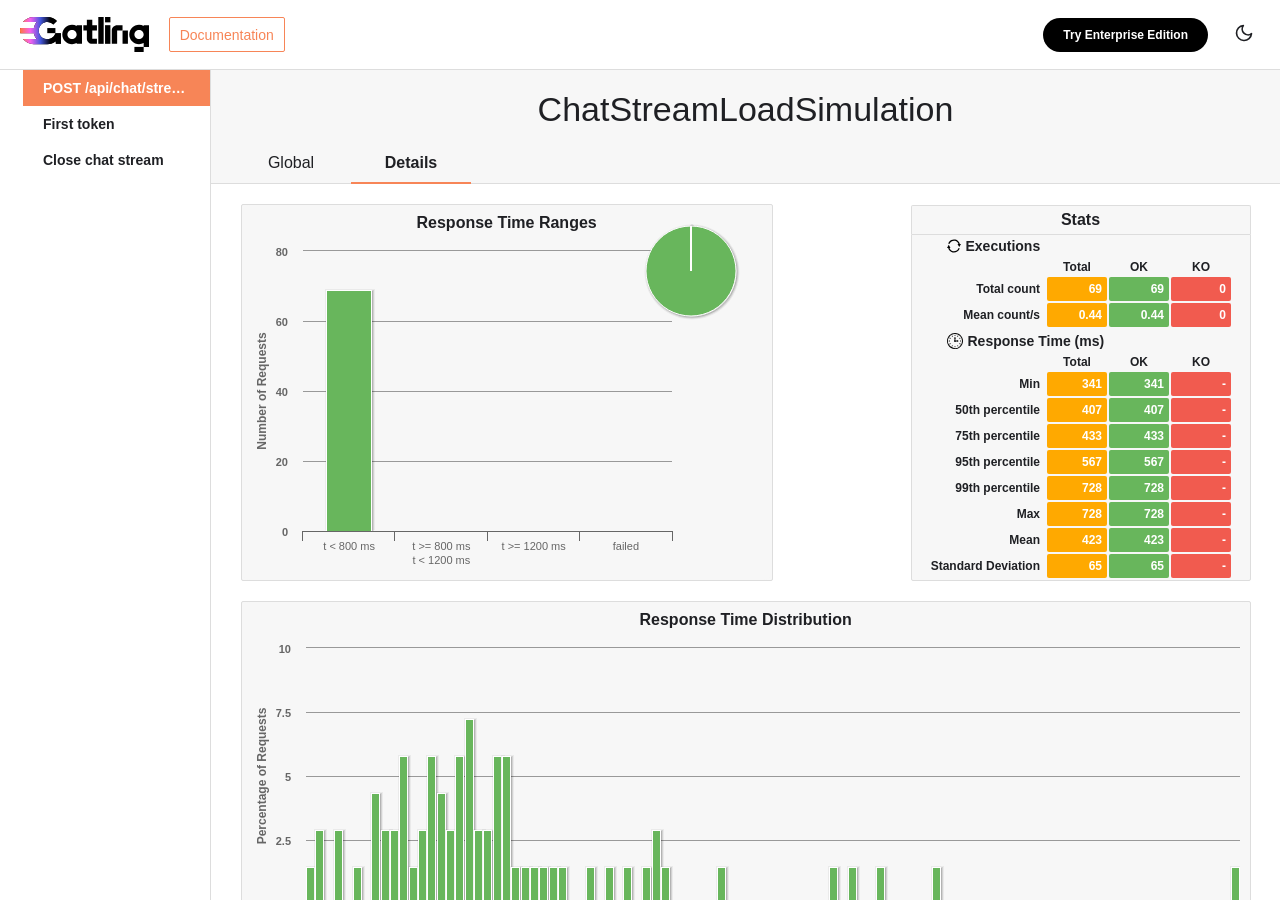
<file: gatling-tests/target/gatling/chatstreamloadsimulation-20260624005523020/req_post--api-chat---977573613.html>
<!DOCTYPE html>
<html lang="en">
<head>
<meta charset="UTF-8">
<link rel="shortcut icon" type="image/x-icon" href="style/favicon.ico">
<link href="style/style.css" rel="stylesheet" type="text/css">
<link href="style/bootstrap.min.css" rel="stylesheet" type="text/css">
<script src="js/jquery-3.7.1.slim.min.js"></script>
<script src="js/bootstrap.min.js"></script>
<script src="js/gatling.js"></script>
<script src="js/menu.js"></script>
<script src="js/ellipsis.js"></script>
<script src="js/highstock.js"></script>
<script src="js/highcharts-more.js"></script>
<script src="js/theme.js"></script>
<title>Gatling Stats - POST /api/chat/stream</title>
</head>
<body>
<script>
  const storedTheme = localStorage.getItem('theme') || (window.matchMedia("(prefers-color-scheme: dark)").matches ? "dark" : "light");
  if (storedTheme) document.documentElement.setAttribute('data-theme', storedTheme)

  function toggleTheme() {
    const currentTheme = document.documentElement.getAttribute("data-theme");
    const targetTheme = currentTheme === "light" ? "dark" : "light";

    document.documentElement.setAttribute('data-theme', targetTheme)
    localStorage.setItem('theme', targetTheme);
  };
</script>
<div class="app-container">
<div class="frise"></div>
<div class="head">
  <div class="gatling-open-source">
    <a class="gatling-logo gatling-logo-light" href="https://gatling.io" target="blank_" title="Gatling Home Page"><img alt="Gatling" src="style/logo-light.svg"></a>
    <a class="gatling-logo gatling-logo-dark" href="https://gatling.io" target="blank_" title="Gatling Home Page"><img alt="Gatling" src="style/logo-dark.svg"></a>
    <a class="gatling-documentation" href="https://gatling.io/docs/" target="_blank">Documentation</a>
  </div>
  <div class="nav spacer"></div>
  <a class="enterprise" href="https://gatling.io/enterprise/next-step/" target="_blank">
    <span class="button-text-state">Try Enterprise Edition</span>
    <span class="button-text-hover">Try Enterprise Edition</span>
  </a>
  <button id="theme-toggle" class="theme-toggle" type="button" onclick="toggleTheme()" aria-label="Toggle user interface mode">
    <span class="toggle-dark"><svg xmlns="http://www.w3.org/2000/svg" width="20" height="20" viewBox="0 0 24 24" fill="none" stroke="currentColor" stroke-width="2" stroke-linecap="round" stroke-linejoin="round" class="feather feather-moon"><path d="M21 12.79A9 9 0 1 1 11.21 3 7 7 0 0 0 21 12.79z"></path></svg></span>
    <span class="toggle-light"><svg xmlns="http://www.w3.org/2000/svg" width="20" height="20" viewBox="0 0 24 24" fill="none" stroke="currentColor" stroke-width="2" stroke-linecap="round" stroke-linejoin="round" class="feather feather-sun"><circle cx="12" cy="12" r="5"></circle><line x1="12" y1="1" x2="12" y2="3"></line><line x1="12" y1="21" x2="12" y2="23"></line><line x1="4.22" y1="4.22" x2="5.64" y2="5.64"></line><line x1="18.36" y1="18.36" x2="19.78" y2="19.78"></line><line x1="1" y1="12" x2="3" y2="12"></line><line x1="21" y1="12" x2="23" y2="12"></line><line x1="4.22" y1="19.78" x2="5.64" y2="18.36"></line><line x1="18.36" y1="5.64" x2="19.78" y2="4.22"></line></svg></span>
  </button>
</div>
<div class="container details">
  <div class="nav">
    <ul><li data-parent="ROOT" class="on">
  <span id="menu-req_post--api-chat---977573613" style="margin-left: 0px;" class="expand-button hidden">&nbsp;</span>
  <a href="req_post--api-chat---977573613.html" class="item withTooltip">
    <span class="nav-tooltip" id="parent-menu-label-req_post--api-chat---977573613" data-toggle="popover" data-placement="right" data-container="body" data-content="">
      <span onmouseover="isEllipsed('menu-label-req_post--api-chat---977573613')" id="menu-label-req_post--api-chat---977573613" class="nav-label ellipsed-name">POST /api/chat/stream</span>
    </span>
  </a>
</li><li data-parent="ROOT" >
  <span id="menu-req_first-token--825392023" style="margin-left: 0px;" class="expand-button hidden">&nbsp;</span>
  <a href="req_first-token--825392023.html" class="item withTooltip">
    <span class="nav-tooltip" id="parent-menu-label-req_first-token--825392023" data-toggle="popover" data-placement="right" data-container="body" data-content="">
      <span onmouseover="isEllipsed('menu-label-req_first-token--825392023')" id="menu-label-req_first-token--825392023" class="nav-label ellipsed-name">First token</span>
    </span>
  </a>
</li><li data-parent="ROOT" >
  <span id="menu-req_close-chat-stre-1015269120" style="margin-left: 0px;" class="expand-button hidden">&nbsp;</span>
  <a href="req_close-chat-stre-1015269120.html" class="item withTooltip">
    <span class="nav-tooltip" id="parent-menu-label-req_close-chat-stre-1015269120" data-toggle="popover" data-placement="right" data-container="body" data-content="">
      <span onmouseover="isEllipsed('menu-label-req_close-chat-stre-1015269120')" id="menu-label-req_close-chat-stre-1015269120" class="nav-label ellipsed-name">Close chat stream</span>
    </span>
  </a>
</li></ul>
  </div>
  <div class="cadre">
    <div class="content">
      <div class="content-header">
        <div class="onglet">
          ChatStreamLoadSimulation
        </div>
        <div class="sous-menu" id="sousMenu">
          <div class="sous-menu-spacer">
            <div class="item"><a href="index.html">Global</a></div>
<div class="item ouvert"><a id="details_link" href="req_post--api-chat---977573613.html">Details</a></div>
          </div>
        </div>
      </div>
      <div class="content-in">
        <div class="container-article">
          <div class="article">
            
            
<div class="schema-container">

            <div id="RangesContainerId" class="schema ranges-large">
            </div>

                        <div class="infos">
                            <div class="infos-in">
	                        <div class="infos-title">Stats</div>
                                <div class="info">
                                    <h2 class="first">Executions</h2>
                                    <table>
                                        <thead>
                                            <tr><th></th><th>Total</th><th>OK</th><th>KO</th></tr>
                                        </thead>
                                        <tbody>
                                            <tr>
                                                <td class="title">Total count</td>
                                                <td class="total">69</td>
                                                <td class="ok">69</td>
                                                <td class="ko">0</td>
                                            </tr>
                                            <tr>
                                                <td class="title">Mean count/s</abbr></td>
                                                <td class="total">0.44</td>
                                                <td class="ok">0.44</td>
                                                <td class="ko">0</td>
                                            </tr>
                                        </tbody>
                                    </table>
                                    <h2 class="second">Response Time (ms)</h2>
                                    <table>
                                        <thead>
                                            <tr>
                                                <th></th>
                                                <th>Total</th>
                                                <th>OK</th>
                                                <th>KO</th>
                                            </tr>
                                        </thead>
                                        <tbody>
                                            <tr>
                                                <td class="title">Min</td>
                                                <td class="total">341</td>
                                                <td class="ok">341</td>
                                                <td class="ko">-</td>
                                            </tr>
                                            <tr>
                                                <td class="title">50th percentile</td>
                                                <td class="total">407</td>
                                                <td class="ok">407</td>
                                                <td class="ko">-</td>
                                            </tr>
                                            <tr>
                                                <td class="title">75th percentile</td>
                                                <td class="total">433</td>
                                                <td class="ok">433</td>
                                                <td class="ko">-</td>
                                            </tr>
                                            <tr>
                                                <td class="title">95th percentile</td>
                                                <td class="total">567</td>
                                                <td class="ok">567</td>
                                                <td class="ko">-</td>
                                            </tr>
                                            <tr>
                                                <td class="title">99th percentile</td>
                                                <td class="total">728</td>
                                                <td class="ok">728</td>
                                                <td class="ko">-</td>
                                            </tr>
                                            <tr>
                                                <td class="title">Max</td>
                                                <td class="total">728</td>
                                                <td class="ok">728</td>
                                                <td class="ko">-</td>
                                            </tr>
                                            <tr>
                                                <td class="title">Mean</td>
                                                <td class="total">423</td>
                                                <td class="ok">423</td>
                                                <td class="ko">-</td>
                                            </tr>
                                            <tr>
                                                <td class="title">Standard Deviation</td>
                                                <td class="total">65</td>
                                                <td class="ok">65</td>
                                                <td class="ko">-</td>
                                            </tr>
                                        </tbody>
                                    </table>
                                </div>
                            </div>
                        </div>

</div>

            <div class="schema geant">
              <div id="responseTimeDistributionContainerId" class="geant"></div>
            </div>

            <div class="schema geant">
              <div id="responseTimeOverTimeContainerId" class="geant"></div>
            </div>

            <div class="schema geant">
                <div id="requestsContainerId" class="geant"></div>
            </div>

            <div class="schema geant">
                <div id="responsesContainerId" class="geant"></div>
            </div>

            <div class="schema geant">
              <div id="responseTimeScatterContainerId" class="geant"></div>
            </div>

          </div>
        </div>
      </div>
    </div>
  </div>
</div>
<script>
    $(document).ready(function() {
        $('.simulation-tooltip').popover({trigger:'hover', placement:'left'});
        $('.nav').expandable();
$('.nav-tooltip').popover({trigger:'hover'});
        setActiveMenu();
        
Highcharts.setOptions({
  global: { useUTC: false }
});

new Highcharts.Chart({
  chart: {
    renderTo: 'RangesContainerId',
    marginRight: 100
  },
  credits: { enabled: false },
  legend: { enabled: false },
  title: {
    text: '<span class="chart_title">Response Time Ranges</span>',
    useHTML: true
  },
  xAxis: {
    categories: [
      "t < 800 ms",
      "t >= 800 ms <br> t < 1200 ms",
      "t >= 1200 ms",
      "failed"
    ]
  },
  yAxis: {
    title: { text: 'Number of Requests' },
    reversedStacks: false
  },
  tooltip: {
    formatter: function() {
      var s;
      if (this.point.name) { // the pie chart
        s = ''+ this.point.name +': '+ this.y +'% requests';
      } else {
        s = ''+ this.y + ' requests';
      }
      return s;
    }
  },
  plotOptions: {
    series: {
      stacking: 'normal',
      shadow: true
    }
  },
  series: [
    {
      type: 'column',
      data: [{
      	color: '#68b65c',
      	y: 69
      },
      {
      	color: '#FFDD00',
      	y: 0
      },
      {
      	color: '#FFA900',
      	y: 0
      },
      {
      	color: '#f15b4f',
      	y: 0
      }]
    },
    {
      type: 'pie',
      name: 'Percentages',
      data: [
        {
          name: "t < 800 ms",
          y: 100.0,
          color: '#68b65c'
        },
        {
          name: "800 ms <= t < 1200 ms",
          y: 0.0,
          color: '#FFDD00'
        },
        {
          name: "t >= 1200 ms",
          y: 0.0,
          color: '#FFA900'
        },
        {
          name: "failed",
          y: 0.0,
          color: '#f15b4f'
        }
      ],
      center: [368, 0],
      size: 90,
      showInLegend: false,
      dataLabels: { enabled: false }
    }
  ]
});

	    $('#container_errors').sortable('#container_errors');
    
new Highcharts.Chart({
  chart: {
    renderTo: 'responseTimeDistributionContainerId',
    type: 'column',
    marginBottom: 60
  },
  credits: { enabled: false },
  legend: {
    enabled: true,
    floating: true,
    y: 5,
    borderWidth: 0,
    itemStyle: { fontWeight: "normal" },
    symbolRadius: 0
  },
  title: {
    text: '<span class="chart_title">Response Time Distribution</span>',
    useHTML: true
  },
  navigator: {
    maskInside: false
  },
  xAxis: {
    categories: ['343', '347', '351', '355', '358', '362', '366', '370', '374', '378', '382', '386', '389', '393', '397', '401', '405', '409', '413', '416', '420', '424', '428', '432', '436', '440', '444', '447', '451', '455', '459', '463', '467', '471', '475', '478', '482', '486', '490', '494', '498', '502', '505', '509', '513', '517', '521', '525', '529', '533', '536', '540', '544', '548', '552', '556', '560', '564', '567', '571', '575', '579', '583', '587', '591', '594', '598', '602', '606', '610', '614', '618', '622', '625', '629', '633', '637', '641', '645', '649', '653', '656', '660', '664', '668', '672', '676', '680', '683', '687', '691', '695', '699', '703', '707', '711', '714', '718', '722', '726'],
    tickInterval: 20
  },
  yAxis: {
    min: 0,
    title: { text: 'Percentage of Requests' },
    reversedStacks: false
  },
  tooltip: {
    formatter: function() {
      return '<b>'+ this.x +' ms</b><br/>'+
      this.series.name +': '+ this.y +' %<br/>'+
      'Total: '+ this.point.stackTotal + ' %';
    }
  },
  plotOptions: {
    series: {
      groupPadding: 0,
      stacking: 'normal',
	    shadow: true
    }
  },
  series: [
  	{
type: 'column',
color: '#68b65c',
name: 'OK',
data: [
  1.44,2.89,0.0,2.89,0.0,1.44,0.0,4.34,2.89,2.89,5.79,1.44,2.89,5.79,4.34,2.89,5.79,7.24,2.89,2.89,5.79,5.79,1.44,1.44,1.44,1.44,1.44,1.44,0.0,0.0,1.44,0.0,1.44,0.0,1.44,0.0,1.44,2.89,1.44,0.0,0.0,0.0,0.0,0.0,1.44,0.0,0.0,0.0,0.0,0.0,0.0,0.0,0.0,0.0,0.0,0.0,1.44,0.0,1.44,0.0,0.0,1.44,0.0,0.0,0.0,0.0,0.0,1.44,0.0,0.0,0.0,0.0,0.0,0.0,0.0,0.0,0.0,0.0,0.0,0.0,0.0,0.0,0.0,0.0,0.0,0.0,0.0,0.0,0.0,0.0,0.0,0.0,0.0,0.0,0.0,0.0,0.0,0.0,0.0,1.44
],
tooltip: { yDecimals: 0, ySuffix: 'ms' }
},
  	{
type: 'column',
color: '#f15b4f',
name: 'KO',
data: [
  0.0,0.0,0.0,0.0,0.0,0.0,0.0,0.0,0.0,0.0,0.0,0.0,0.0,0.0,0.0,0.0,0.0,0.0,0.0,0.0,0.0,0.0,0.0,0.0,0.0,0.0,0.0,0.0,0.0,0.0,0.0,0.0,0.0,0.0,0.0,0.0,0.0,0.0,0.0,0.0,0.0,0.0,0.0,0.0,0.0,0.0,0.0,0.0,0.0,0.0,0.0,0.0,0.0,0.0,0.0,0.0,0.0,0.0,0.0,0.0,0.0,0.0,0.0,0.0,0.0,0.0,0.0,0.0,0.0,0.0,0.0,0.0,0.0,0.0,0.0,0.0,0.0,0.0,0.0,0.0,0.0,0.0,0.0,0.0,0.0,0.0,0.0,0.0,0.0,0.0,0.0,0.0,0.0,0.0,0.0,0.0,0.0,0.0,0.0,0.0
],
tooltip: { yDecimals: 0, ySuffix: 'ms' }
}
  ]
});

new Highcharts.StockChart({
  chart: {
    renderTo: 'responseTimeOverTimeContainerId',
    zoomType: 'x',
    marginBottom: 60
  },
  colors: ['#c4fd90', '#7ff77f', '#6ff2ad', '#61ede6', '#58c7e0', '#4ea1d4', '#487ad9', '#3f52cc', '#7335dc', '#c73905', '#FFA900'],
  credits: { enabled: false },
  legend: {
    enabled: true,
    floating: true,
    y: -65,
    borderWidth: 0,
    itemStyle: { fontWeight: "normal" },
    symbolRadius: 0
  },
  title: {
    text: '<span class="chart_title chart_title_">Response Time Percentiles over Time (OK)</span>',
    useHTML: true
  },
  navigator: {
    maskInside: false,
    baseSeries: 9
  },
  rangeSelector: {
    rangeSelector: { align: "left" },
    buttonSpacing: 0,
    buttonTheme: {
      fill: '#CFC9C6',
      padding: 1,
      stroke: '#000000',
      'stroke-width': 0.25,
      style: {
        color: '#000000',
        fontWeight: 'bold',
      },
      states: {
        stroke: '#92918C',
        'stroke-width': 0.25,
        hover: {
          fill: '#92918C',
          style: { color: 'black' }
        },
        select: {
          fill: '#FFA900',
          style: { color: 'white' }
        }
      }
    },
    buttons : [
      {
        type : 'minute',
        count : 1,
        text : '1m'
      }, {
        type : 'minute',
        count : 10,
        text : '10m'
      }, {
        type : 'hour',
        count : 1,
        text : '1h'
      }, {
        type : 'all',
        count : 1,
        text : 'All'
      }
    ],
    selected : 3,
    inputEnabled : false
  },
  xAxis: {
    type: 'datetime',
    ordinal: false,
    maxZoom: 10000 // three days
  },
  yAxis:[
    {
      min: 0,
      title: { text: 'Response Time (ms)' },
      opposite: false
    }
  ],
  plotOptions: {
    arearange: { lineWidth: 1 },
    series: {
      dataGrouping: { enabled: false }
    }
  },
  series: [
  
         {
pointInterval: 1000,
name: 'min',
data: [[1782262530000, 512], [1782262531000, null], [1782262532000, null], [1782262533000, null], [1782262534000, null], [1782262535000, 601], [1782262536000, null], [1782262537000, null], [1782262538000, 579], [1782262539000, null], [1782262540000, null], [1782262541000, null], [1782262542000, 422], [1782262543000, null], [1782262544000, 490], [1782262545000, null], [1782262546000, null], [1782262547000, 567], [1782262548000, null], [1782262549000, 458], [1782262550000, null], [1782262551000, 447], [1782262552000, null], [1782262553000, 395], [1782262554000, 467], [1782262555000, null], [1782262556000, 434], [1782262557000, null], [1782262558000, 410], [1782262559000, null], [1782262560000, 393], [1782262561000, null], [1782262562000, 396], [1782262563000, null], [1782262564000, 410], [1782262565000, null], [1782262566000, 422], [1782262567000, null], [1782262568000, 381], [1782262569000, null], [1782262570000, 400], [1782262571000, null], [1782262572000, 486], [1782262573000, null], [1782262574000, 411], [1782262575000, null], [1782262576000, 728], [1782262577000, null], [1782262578000, 396], [1782262579000, null], [1782262580000, 443], [1782262581000, null], [1782262582000, 371], [1782262583000, null], [1782262584000, 399], [1782262585000, null], [1782262586000, 424], [1782262587000, null], [1782262588000, 413], [1782262589000, null], [1782262590000, 391], [1782262591000, null], [1782262592000, 373], [1782262593000, null], [1782262594000, 487], [1782262595000, null], [1782262596000, 439], [1782262597000, null], [1782262598000, 376], [1782262599000, null], [1782262600000, 428], [1782262601000, null], [1782262602000, 404], [1782262603000, null], [1782262604000, 559], [1782262605000, null], [1782262606000, 407], [1782262607000, null], [1782262608000, 407], [1782262609000, null], [1782262610000, 475], [1782262611000, null], [1782262612000, 372], [1782262613000, null], [1782262614000, 433], [1782262615000, null], [1782262616000, 415], [1782262617000, null], [1782262618000, 370], [1782262619000, null], [1782262620000, 394], [1782262621000, null], [1782262622000, 406], [1782262623000, null], [1782262624000, 356], [1782262625000, null], [1782262626000, 415], [1782262627000, null], [1782262628000, 422], [1782262629000, null], [1782262630000, 406], [1782262631000, null], [1782262632000, 347], [1782262633000, null], [1782262634000, 370], [1782262635000, null], [1782262636000, 378], [1782262637000, null], [1782262638000, 421], [1782262639000, null], [1782262640000, 391], [1782262641000, null], [1782262642000, 400], [1782262643000, null], [1782262644000, 425], [1782262645000, null], [1782262646000, 404], [1782262647000, null], [1782262648000, 341], [1782262649000, null], [1782262650000, 355], [1782262651000, null], [1782262652000, 345], [1782262653000, null], [1782262654000, 423], [1782262655000, null], [1782262656000, 484], [1782262657000, null], [1782262658000, 392], [1782262659000, null], [1782262660000, 410], [1782262661000, null], [1782262662000, 381], [1782262663000, null], [1782262664000, 424], [1782262665000, null], [1782262666000, 382], [1782262667000, null], [1782262668000, 380], [1782262669000, null], [1782262670000, 385], [1782262671000, null], [1782262672000, 363], [1782262673000, null], [1782262674000, null], [1782262675000, null], [1782262676000, null], [1782262677000, null], [1782262678000, null], [1782262679000, null], [1782262680000, null], [1782262681000, null], [1782262682000, null], [1782262683000, null], [1782262684000, null], [1782262685000, null], [1782262686000, null], [1782262687000, null]],
tooltip: { yDecimals: 0, ySuffix: 'ms' },
type : 'area',
yAxis: 0,
zIndex: 10
},
         {
pointInterval: 1000,
name: '25%',
data: [[1782262530000, 512], [1782262531000, null], [1782262532000, null], [1782262533000, null], [1782262534000, null], [1782262535000, 601], [1782262536000, null], [1782262537000, null], [1782262538000, 579], [1782262539000, null], [1782262540000, null], [1782262541000, null], [1782262542000, 422], [1782262543000, null], [1782262544000, 490], [1782262545000, null], [1782262546000, null], [1782262547000, 567], [1782262548000, null], [1782262549000, 458], [1782262550000, null], [1782262551000, 447], [1782262552000, null], [1782262553000, 395], [1782262554000, 467], [1782262555000, null], [1782262556000, 434], [1782262557000, null], [1782262558000, 410], [1782262559000, null], [1782262560000, 393], [1782262561000, null], [1782262562000, 396], [1782262563000, null], [1782262564000, 410], [1782262565000, null], [1782262566000, 422], [1782262567000, null], [1782262568000, 381], [1782262569000, null], [1782262570000, 400], [1782262571000, null], [1782262572000, 486], [1782262573000, null], [1782262574000, 411], [1782262575000, null], [1782262576000, 728], [1782262577000, null], [1782262578000, 396], [1782262579000, null], [1782262580000, 443], [1782262581000, null], [1782262582000, 371], [1782262583000, null], [1782262584000, 399], [1782262585000, null], [1782262586000, 424], [1782262587000, null], [1782262588000, 413], [1782262589000, null], [1782262590000, 391], [1782262591000, null], [1782262592000, 373], [1782262593000, null], [1782262594000, 487], [1782262595000, null], [1782262596000, 439], [1782262597000, null], [1782262598000, 376], [1782262599000, null], [1782262600000, 428], [1782262601000, null], [1782262602000, 404], [1782262603000, null], [1782262604000, 559], [1782262605000, null], [1782262606000, 407], [1782262607000, null], [1782262608000, 407], [1782262609000, null], [1782262610000, 475], [1782262611000, null], [1782262612000, 372], [1782262613000, null], [1782262614000, 433], [1782262615000, null], [1782262616000, 415], [1782262617000, null], [1782262618000, 370], [1782262619000, null], [1782262620000, 394], [1782262621000, null], [1782262622000, 406], [1782262623000, null], [1782262624000, 356], [1782262625000, null], [1782262626000, 415], [1782262627000, null], [1782262628000, 422], [1782262629000, null], [1782262630000, 406], [1782262631000, null], [1782262632000, 347], [1782262633000, null], [1782262634000, 370], [1782262635000, null], [1782262636000, 378], [1782262637000, null], [1782262638000, 421], [1782262639000, null], [1782262640000, 391], [1782262641000, null], [1782262642000, 400], [1782262643000, null], [1782262644000, 425], [1782262645000, null], [1782262646000, 404], [1782262647000, null], [1782262648000, 341], [1782262649000, null], [1782262650000, 355], [1782262651000, null], [1782262652000, 345], [1782262653000, null], [1782262654000, 423], [1782262655000, null], [1782262656000, 484], [1782262657000, null], [1782262658000, 392], [1782262659000, null], [1782262660000, 410], [1782262661000, null], [1782262662000, 381], [1782262663000, null], [1782262664000, 424], [1782262665000, null], [1782262666000, 382], [1782262667000, null], [1782262668000, 380], [1782262669000, null], [1782262670000, 385], [1782262671000, null], [1782262672000, 363], [1782262673000, null], [1782262674000, null], [1782262675000, null], [1782262676000, null], [1782262677000, null], [1782262678000, null], [1782262679000, null], [1782262680000, null], [1782262681000, null], [1782262682000, null], [1782262683000, null], [1782262684000, null], [1782262685000, null], [1782262686000, null], [1782262687000, null]],
tooltip: { yDecimals: 0, ySuffix: 'ms' },
type : 'area',
yAxis: 0,
zIndex: 9
},
         {
pointInterval: 1000,
name: '50%',
data: [[1782262530000, 512], [1782262531000, null], [1782262532000, null], [1782262533000, null], [1782262534000, null], [1782262535000, 601], [1782262536000, null], [1782262537000, null], [1782262538000, 579], [1782262539000, null], [1782262540000, null], [1782262541000, null], [1782262542000, 422], [1782262543000, null], [1782262544000, 490], [1782262545000, null], [1782262546000, null], [1782262547000, 567], [1782262548000, null], [1782262549000, 458], [1782262550000, null], [1782262551000, 447], [1782262552000, null], [1782262553000, 395], [1782262554000, 467], [1782262555000, null], [1782262556000, 434], [1782262557000, null], [1782262558000, 410], [1782262559000, null], [1782262560000, 393], [1782262561000, null], [1782262562000, 396], [1782262563000, null], [1782262564000, 410], [1782262565000, null], [1782262566000, 422], [1782262567000, null], [1782262568000, 381], [1782262569000, null], [1782262570000, 400], [1782262571000, null], [1782262572000, 486], [1782262573000, null], [1782262574000, 411], [1782262575000, null], [1782262576000, 728], [1782262577000, null], [1782262578000, 396], [1782262579000, null], [1782262580000, 443], [1782262581000, null], [1782262582000, 371], [1782262583000, null], [1782262584000, 399], [1782262585000, null], [1782262586000, 424], [1782262587000, null], [1782262588000, 413], [1782262589000, null], [1782262590000, 391], [1782262591000, null], [1782262592000, 373], [1782262593000, null], [1782262594000, 487], [1782262595000, null], [1782262596000, 439], [1782262597000, null], [1782262598000, 376], [1782262599000, null], [1782262600000, 428], [1782262601000, null], [1782262602000, 404], [1782262603000, null], [1782262604000, 559], [1782262605000, null], [1782262606000, 407], [1782262607000, null], [1782262608000, 407], [1782262609000, null], [1782262610000, 475], [1782262611000, null], [1782262612000, 372], [1782262613000, null], [1782262614000, 433], [1782262615000, null], [1782262616000, 415], [1782262617000, null], [1782262618000, 370], [1782262619000, null], [1782262620000, 394], [1782262621000, null], [1782262622000, 406], [1782262623000, null], [1782262624000, 356], [1782262625000, null], [1782262626000, 415], [1782262627000, null], [1782262628000, 422], [1782262629000, null], [1782262630000, 406], [1782262631000, null], [1782262632000, 347], [1782262633000, null], [1782262634000, 370], [1782262635000, null], [1782262636000, 378], [1782262637000, null], [1782262638000, 421], [1782262639000, null], [1782262640000, 391], [1782262641000, null], [1782262642000, 400], [1782262643000, null], [1782262644000, 425], [1782262645000, null], [1782262646000, 404], [1782262647000, null], [1782262648000, 341], [1782262649000, null], [1782262650000, 355], [1782262651000, null], [1782262652000, 345], [1782262653000, null], [1782262654000, 423], [1782262655000, null], [1782262656000, 484], [1782262657000, null], [1782262658000, 392], [1782262659000, null], [1782262660000, 410], [1782262661000, null], [1782262662000, 381], [1782262663000, null], [1782262664000, 424], [1782262665000, null], [1782262666000, 382], [1782262667000, null], [1782262668000, 380], [1782262669000, null], [1782262670000, 385], [1782262671000, null], [1782262672000, 363], [1782262673000, null], [1782262674000, null], [1782262675000, null], [1782262676000, null], [1782262677000, null], [1782262678000, null], [1782262679000, null], [1782262680000, null], [1782262681000, null], [1782262682000, null], [1782262683000, null], [1782262684000, null], [1782262685000, null], [1782262686000, null], [1782262687000, null]],
tooltip: { yDecimals: 0, ySuffix: 'ms' },
type : 'area',
yAxis: 0,
zIndex: 8
},
         {
pointInterval: 1000,
name: '75%',
data: [[1782262530000, 512], [1782262531000, null], [1782262532000, null], [1782262533000, null], [1782262534000, null], [1782262535000, 601], [1782262536000, null], [1782262537000, null], [1782262538000, 579], [1782262539000, null], [1782262540000, null], [1782262541000, null], [1782262542000, 422], [1782262543000, null], [1782262544000, 490], [1782262545000, null], [1782262546000, null], [1782262547000, 567], [1782262548000, null], [1782262549000, 458], [1782262550000, null], [1782262551000, 447], [1782262552000, null], [1782262553000, 395], [1782262554000, 467], [1782262555000, null], [1782262556000, 434], [1782262557000, null], [1782262558000, 410], [1782262559000, null], [1782262560000, 393], [1782262561000, null], [1782262562000, 396], [1782262563000, null], [1782262564000, 410], [1782262565000, null], [1782262566000, 422], [1782262567000, null], [1782262568000, 381], [1782262569000, null], [1782262570000, 400], [1782262571000, null], [1782262572000, 486], [1782262573000, null], [1782262574000, 411], [1782262575000, null], [1782262576000, 728], [1782262577000, null], [1782262578000, 396], [1782262579000, null], [1782262580000, 443], [1782262581000, null], [1782262582000, 371], [1782262583000, null], [1782262584000, 399], [1782262585000, null], [1782262586000, 424], [1782262587000, null], [1782262588000, 413], [1782262589000, null], [1782262590000, 391], [1782262591000, null], [1782262592000, 373], [1782262593000, null], [1782262594000, 487], [1782262595000, null], [1782262596000, 439], [1782262597000, null], [1782262598000, 376], [1782262599000, null], [1782262600000, 428], [1782262601000, null], [1782262602000, 404], [1782262603000, null], [1782262604000, 559], [1782262605000, null], [1782262606000, 407], [1782262607000, null], [1782262608000, 407], [1782262609000, null], [1782262610000, 475], [1782262611000, null], [1782262612000, 372], [1782262613000, null], [1782262614000, 433], [1782262615000, null], [1782262616000, 415], [1782262617000, null], [1782262618000, 370], [1782262619000, null], [1782262620000, 394], [1782262621000, null], [1782262622000, 406], [1782262623000, null], [1782262624000, 356], [1782262625000, null], [1782262626000, 415], [1782262627000, null], [1782262628000, 422], [1782262629000, null], [1782262630000, 406], [1782262631000, null], [1782262632000, 347], [1782262633000, null], [1782262634000, 370], [1782262635000, null], [1782262636000, 378], [1782262637000, null], [1782262638000, 421], [1782262639000, null], [1782262640000, 391], [1782262641000, null], [1782262642000, 400], [1782262643000, null], [1782262644000, 425], [1782262645000, null], [1782262646000, 404], [1782262647000, null], [1782262648000, 341], [1782262649000, null], [1782262650000, 355], [1782262651000, null], [1782262652000, 345], [1782262653000, null], [1782262654000, 423], [1782262655000, null], [1782262656000, 484], [1782262657000, null], [1782262658000, 392], [1782262659000, null], [1782262660000, 410], [1782262661000, null], [1782262662000, 381], [1782262663000, null], [1782262664000, 424], [1782262665000, null], [1782262666000, 382], [1782262667000, null], [1782262668000, 380], [1782262669000, null], [1782262670000, 385], [1782262671000, null], [1782262672000, 363], [1782262673000, null], [1782262674000, null], [1782262675000, null], [1782262676000, null], [1782262677000, null], [1782262678000, null], [1782262679000, null], [1782262680000, null], [1782262681000, null], [1782262682000, null], [1782262683000, null], [1782262684000, null], [1782262685000, null], [1782262686000, null], [1782262687000, null]],
tooltip: { yDecimals: 0, ySuffix: 'ms' },
type : 'area',
yAxis: 0,
zIndex: 7
},
         {
pointInterval: 1000,
name: '80%',
data: [[1782262530000, 512], [1782262531000, null], [1782262532000, null], [1782262533000, null], [1782262534000, null], [1782262535000, 601], [1782262536000, null], [1782262537000, null], [1782262538000, 579], [1782262539000, null], [1782262540000, null], [1782262541000, null], [1782262542000, 422], [1782262543000, null], [1782262544000, 490], [1782262545000, null], [1782262546000, null], [1782262547000, 567], [1782262548000, null], [1782262549000, 458], [1782262550000, null], [1782262551000, 447], [1782262552000, null], [1782262553000, 395], [1782262554000, 467], [1782262555000, null], [1782262556000, 434], [1782262557000, null], [1782262558000, 410], [1782262559000, null], [1782262560000, 393], [1782262561000, null], [1782262562000, 396], [1782262563000, null], [1782262564000, 410], [1782262565000, null], [1782262566000, 422], [1782262567000, null], [1782262568000, 381], [1782262569000, null], [1782262570000, 400], [1782262571000, null], [1782262572000, 486], [1782262573000, null], [1782262574000, 411], [1782262575000, null], [1782262576000, 728], [1782262577000, null], [1782262578000, 396], [1782262579000, null], [1782262580000, 443], [1782262581000, null], [1782262582000, 371], [1782262583000, null], [1782262584000, 399], [1782262585000, null], [1782262586000, 424], [1782262587000, null], [1782262588000, 413], [1782262589000, null], [1782262590000, 391], [1782262591000, null], [1782262592000, 373], [1782262593000, null], [1782262594000, 487], [1782262595000, null], [1782262596000, 439], [1782262597000, null], [1782262598000, 376], [1782262599000, null], [1782262600000, 428], [1782262601000, null], [1782262602000, 404], [1782262603000, null], [1782262604000, 559], [1782262605000, null], [1782262606000, 407], [1782262607000, null], [1782262608000, 407], [1782262609000, null], [1782262610000, 475], [1782262611000, null], [1782262612000, 372], [1782262613000, null], [1782262614000, 433], [1782262615000, null], [1782262616000, 415], [1782262617000, null], [1782262618000, 370], [1782262619000, null], [1782262620000, 394], [1782262621000, null], [1782262622000, 406], [1782262623000, null], [1782262624000, 356], [1782262625000, null], [1782262626000, 415], [1782262627000, null], [1782262628000, 422], [1782262629000, null], [1782262630000, 406], [1782262631000, null], [1782262632000, 347], [1782262633000, null], [1782262634000, 370], [1782262635000, null], [1782262636000, 378], [1782262637000, null], [1782262638000, 421], [1782262639000, null], [1782262640000, 391], [1782262641000, null], [1782262642000, 400], [1782262643000, null], [1782262644000, 425], [1782262645000, null], [1782262646000, 404], [1782262647000, null], [1782262648000, 341], [1782262649000, null], [1782262650000, 355], [1782262651000, null], [1782262652000, 345], [1782262653000, null], [1782262654000, 423], [1782262655000, null], [1782262656000, 484], [1782262657000, null], [1782262658000, 392], [1782262659000, null], [1782262660000, 410], [1782262661000, null], [1782262662000, 381], [1782262663000, null], [1782262664000, 424], [1782262665000, null], [1782262666000, 382], [1782262667000, null], [1782262668000, 380], [1782262669000, null], [1782262670000, 385], [1782262671000, null], [1782262672000, 363], [1782262673000, null], [1782262674000, null], [1782262675000, null], [1782262676000, null], [1782262677000, null], [1782262678000, null], [1782262679000, null], [1782262680000, null], [1782262681000, null], [1782262682000, null], [1782262683000, null], [1782262684000, null], [1782262685000, null], [1782262686000, null], [1782262687000, null]],
tooltip: { yDecimals: 0, ySuffix: 'ms' },
type : 'area',
yAxis: 0,
zIndex: 6
},
         {
pointInterval: 1000,
name: '85%',
data: [[1782262530000, 512], [1782262531000, null], [1782262532000, null], [1782262533000, null], [1782262534000, null], [1782262535000, 601], [1782262536000, null], [1782262537000, null], [1782262538000, 579], [1782262539000, null], [1782262540000, null], [1782262541000, null], [1782262542000, 422], [1782262543000, null], [1782262544000, 490], [1782262545000, null], [1782262546000, null], [1782262547000, 567], [1782262548000, null], [1782262549000, 458], [1782262550000, null], [1782262551000, 447], [1782262552000, null], [1782262553000, 395], [1782262554000, 467], [1782262555000, null], [1782262556000, 434], [1782262557000, null], [1782262558000, 410], [1782262559000, null], [1782262560000, 393], [1782262561000, null], [1782262562000, 396], [1782262563000, null], [1782262564000, 410], [1782262565000, null], [1782262566000, 422], [1782262567000, null], [1782262568000, 381], [1782262569000, null], [1782262570000, 400], [1782262571000, null], [1782262572000, 486], [1782262573000, null], [1782262574000, 411], [1782262575000, null], [1782262576000, 728], [1782262577000, null], [1782262578000, 396], [1782262579000, null], [1782262580000, 443], [1782262581000, null], [1782262582000, 371], [1782262583000, null], [1782262584000, 399], [1782262585000, null], [1782262586000, 424], [1782262587000, null], [1782262588000, 413], [1782262589000, null], [1782262590000, 391], [1782262591000, null], [1782262592000, 373], [1782262593000, null], [1782262594000, 487], [1782262595000, null], [1782262596000, 439], [1782262597000, null], [1782262598000, 376], [1782262599000, null], [1782262600000, 428], [1782262601000, null], [1782262602000, 404], [1782262603000, null], [1782262604000, 559], [1782262605000, null], [1782262606000, 407], [1782262607000, null], [1782262608000, 407], [1782262609000, null], [1782262610000, 475], [1782262611000, null], [1782262612000, 372], [1782262613000, null], [1782262614000, 433], [1782262615000, null], [1782262616000, 415], [1782262617000, null], [1782262618000, 370], [1782262619000, null], [1782262620000, 394], [1782262621000, null], [1782262622000, 406], [1782262623000, null], [1782262624000, 356], [1782262625000, null], [1782262626000, 415], [1782262627000, null], [1782262628000, 422], [1782262629000, null], [1782262630000, 406], [1782262631000, null], [1782262632000, 347], [1782262633000, null], [1782262634000, 370], [1782262635000, null], [1782262636000, 378], [1782262637000, null], [1782262638000, 421], [1782262639000, null], [1782262640000, 391], [1782262641000, null], [1782262642000, 400], [1782262643000, null], [1782262644000, 425], [1782262645000, null], [1782262646000, 404], [1782262647000, null], [1782262648000, 341], [1782262649000, null], [1782262650000, 355], [1782262651000, null], [1782262652000, 345], [1782262653000, null], [1782262654000, 423], [1782262655000, null], [1782262656000, 484], [1782262657000, null], [1782262658000, 392], [1782262659000, null], [1782262660000, 410], [1782262661000, null], [1782262662000, 381], [1782262663000, null], [1782262664000, 424], [1782262665000, null], [1782262666000, 382], [1782262667000, null], [1782262668000, 380], [1782262669000, null], [1782262670000, 385], [1782262671000, null], [1782262672000, 363], [1782262673000, null], [1782262674000, null], [1782262675000, null], [1782262676000, null], [1782262677000, null], [1782262678000, null], [1782262679000, null], [1782262680000, null], [1782262681000, null], [1782262682000, null], [1782262683000, null], [1782262684000, null], [1782262685000, null], [1782262686000, null], [1782262687000, null]],
tooltip: { yDecimals: 0, ySuffix: 'ms' },
type : 'area',
yAxis: 0,
zIndex: 5
},
         {
pointInterval: 1000,
name: '90%',
data: [[1782262530000, 512], [1782262531000, null], [1782262532000, null], [1782262533000, null], [1782262534000, null], [1782262535000, 601], [1782262536000, null], [1782262537000, null], [1782262538000, 579], [1782262539000, null], [1782262540000, null], [1782262541000, null], [1782262542000, 422], [1782262543000, null], [1782262544000, 490], [1782262545000, null], [1782262546000, null], [1782262547000, 567], [1782262548000, null], [1782262549000, 458], [1782262550000, null], [1782262551000, 447], [1782262552000, null], [1782262553000, 395], [1782262554000, 467], [1782262555000, null], [1782262556000, 434], [1782262557000, null], [1782262558000, 410], [1782262559000, null], [1782262560000, 393], [1782262561000, null], [1782262562000, 396], [1782262563000, null], [1782262564000, 410], [1782262565000, null], [1782262566000, 422], [1782262567000, null], [1782262568000, 381], [1782262569000, null], [1782262570000, 400], [1782262571000, null], [1782262572000, 486], [1782262573000, null], [1782262574000, 411], [1782262575000, null], [1782262576000, 728], [1782262577000, null], [1782262578000, 396], [1782262579000, null], [1782262580000, 443], [1782262581000, null], [1782262582000, 371], [1782262583000, null], [1782262584000, 399], [1782262585000, null], [1782262586000, 424], [1782262587000, null], [1782262588000, 413], [1782262589000, null], [1782262590000, 391], [1782262591000, null], [1782262592000, 373], [1782262593000, null], [1782262594000, 487], [1782262595000, null], [1782262596000, 439], [1782262597000, null], [1782262598000, 376], [1782262599000, null], [1782262600000, 428], [1782262601000, null], [1782262602000, 404], [1782262603000, null], [1782262604000, 559], [1782262605000, null], [1782262606000, 407], [1782262607000, null], [1782262608000, 407], [1782262609000, null], [1782262610000, 475], [1782262611000, null], [1782262612000, 372], [1782262613000, null], [1782262614000, 433], [1782262615000, null], [1782262616000, 415], [1782262617000, null], [1782262618000, 370], [1782262619000, null], [1782262620000, 394], [1782262621000, null], [1782262622000, 406], [1782262623000, null], [1782262624000, 356], [1782262625000, null], [1782262626000, 415], [1782262627000, null], [1782262628000, 422], [1782262629000, null], [1782262630000, 406], [1782262631000, null], [1782262632000, 347], [1782262633000, null], [1782262634000, 370], [1782262635000, null], [1782262636000, 378], [1782262637000, null], [1782262638000, 421], [1782262639000, null], [1782262640000, 391], [1782262641000, null], [1782262642000, 400], [1782262643000, null], [1782262644000, 425], [1782262645000, null], [1782262646000, 404], [1782262647000, null], [1782262648000, 341], [1782262649000, null], [1782262650000, 355], [1782262651000, null], [1782262652000, 345], [1782262653000, null], [1782262654000, 423], [1782262655000, null], [1782262656000, 484], [1782262657000, null], [1782262658000, 392], [1782262659000, null], [1782262660000, 410], [1782262661000, null], [1782262662000, 381], [1782262663000, null], [1782262664000, 424], [1782262665000, null], [1782262666000, 382], [1782262667000, null], [1782262668000, 380], [1782262669000, null], [1782262670000, 385], [1782262671000, null], [1782262672000, 363], [1782262673000, null], [1782262674000, null], [1782262675000, null], [1782262676000, null], [1782262677000, null], [1782262678000, null], [1782262679000, null], [1782262680000, null], [1782262681000, null], [1782262682000, null], [1782262683000, null], [1782262684000, null], [1782262685000, null], [1782262686000, null], [1782262687000, null]],
tooltip: { yDecimals: 0, ySuffix: 'ms' },
type : 'area',
yAxis: 0,
zIndex: 4
},
         {
pointInterval: 1000,
name: '95%',
data: [[1782262530000, 512], [1782262531000, null], [1782262532000, null], [1782262533000, null], [1782262534000, null], [1782262535000, 601], [1782262536000, null], [1782262537000, null], [1782262538000, 579], [1782262539000, null], [1782262540000, null], [1782262541000, null], [1782262542000, 422], [1782262543000, null], [1782262544000, 490], [1782262545000, null], [1782262546000, null], [1782262547000, 567], [1782262548000, null], [1782262549000, 458], [1782262550000, null], [1782262551000, 447], [1782262552000, null], [1782262553000, 395], [1782262554000, 467], [1782262555000, null], [1782262556000, 434], [1782262557000, null], [1782262558000, 410], [1782262559000, null], [1782262560000, 393], [1782262561000, null], [1782262562000, 396], [1782262563000, null], [1782262564000, 410], [1782262565000, null], [1782262566000, 422], [1782262567000, null], [1782262568000, 381], [1782262569000, null], [1782262570000, 400], [1782262571000, null], [1782262572000, 486], [1782262573000, null], [1782262574000, 411], [1782262575000, null], [1782262576000, 728], [1782262577000, null], [1782262578000, 396], [1782262579000, null], [1782262580000, 443], [1782262581000, null], [1782262582000, 371], [1782262583000, null], [1782262584000, 399], [1782262585000, null], [1782262586000, 424], [1782262587000, null], [1782262588000, 413], [1782262589000, null], [1782262590000, 391], [1782262591000, null], [1782262592000, 373], [1782262593000, null], [1782262594000, 487], [1782262595000, null], [1782262596000, 439], [1782262597000, null], [1782262598000, 376], [1782262599000, null], [1782262600000, 428], [1782262601000, null], [1782262602000, 404], [1782262603000, null], [1782262604000, 559], [1782262605000, null], [1782262606000, 407], [1782262607000, null], [1782262608000, 407], [1782262609000, null], [1782262610000, 475], [1782262611000, null], [1782262612000, 372], [1782262613000, null], [1782262614000, 433], [1782262615000, null], [1782262616000, 415], [1782262617000, null], [1782262618000, 370], [1782262619000, null], [1782262620000, 394], [1782262621000, null], [1782262622000, 406], [1782262623000, null], [1782262624000, 356], [1782262625000, null], [1782262626000, 415], [1782262627000, null], [1782262628000, 422], [1782262629000, null], [1782262630000, 406], [1782262631000, null], [1782262632000, 347], [1782262633000, null], [1782262634000, 370], [1782262635000, null], [1782262636000, 378], [1782262637000, null], [1782262638000, 421], [1782262639000, null], [1782262640000, 391], [1782262641000, null], [1782262642000, 400], [1782262643000, null], [1782262644000, 425], [1782262645000, null], [1782262646000, 404], [1782262647000, null], [1782262648000, 341], [1782262649000, null], [1782262650000, 355], [1782262651000, null], [1782262652000, 345], [1782262653000, null], [1782262654000, 423], [1782262655000, null], [1782262656000, 484], [1782262657000, null], [1782262658000, 392], [1782262659000, null], [1782262660000, 410], [1782262661000, null], [1782262662000, 381], [1782262663000, null], [1782262664000, 424], [1782262665000, null], [1782262666000, 382], [1782262667000, null], [1782262668000, 380], [1782262669000, null], [1782262670000, 385], [1782262671000, null], [1782262672000, 363], [1782262673000, null], [1782262674000, null], [1782262675000, null], [1782262676000, null], [1782262677000, null], [1782262678000, null], [1782262679000, null], [1782262680000, null], [1782262681000, null], [1782262682000, null], [1782262683000, null], [1782262684000, null], [1782262685000, null], [1782262686000, null], [1782262687000, null]],
tooltip: { yDecimals: 0, ySuffix: 'ms' },
type : 'area',
yAxis: 0,
zIndex: 3
},
         {
pointInterval: 1000,
name: '99%',
data: [[1782262530000, 512], [1782262531000, null], [1782262532000, null], [1782262533000, null], [1782262534000, null], [1782262535000, 601], [1782262536000, null], [1782262537000, null], [1782262538000, 579], [1782262539000, null], [1782262540000, null], [1782262541000, null], [1782262542000, 422], [1782262543000, null], [1782262544000, 490], [1782262545000, null], [1782262546000, null], [1782262547000, 567], [1782262548000, null], [1782262549000, 458], [1782262550000, null], [1782262551000, 447], [1782262552000, null], [1782262553000, 395], [1782262554000, 467], [1782262555000, null], [1782262556000, 434], [1782262557000, null], [1782262558000, 410], [1782262559000, null], [1782262560000, 393], [1782262561000, null], [1782262562000, 396], [1782262563000, null], [1782262564000, 410], [1782262565000, null], [1782262566000, 422], [1782262567000, null], [1782262568000, 381], [1782262569000, null], [1782262570000, 400], [1782262571000, null], [1782262572000, 486], [1782262573000, null], [1782262574000, 411], [1782262575000, null], [1782262576000, 728], [1782262577000, null], [1782262578000, 396], [1782262579000, null], [1782262580000, 443], [1782262581000, null], [1782262582000, 371], [1782262583000, null], [1782262584000, 399], [1782262585000, null], [1782262586000, 424], [1782262587000, null], [1782262588000, 413], [1782262589000, null], [1782262590000, 391], [1782262591000, null], [1782262592000, 373], [1782262593000, null], [1782262594000, 487], [1782262595000, null], [1782262596000, 439], [1782262597000, null], [1782262598000, 376], [1782262599000, null], [1782262600000, 428], [1782262601000, null], [1782262602000, 404], [1782262603000, null], [1782262604000, 559], [1782262605000, null], [1782262606000, 407], [1782262607000, null], [1782262608000, 407], [1782262609000, null], [1782262610000, 475], [1782262611000, null], [1782262612000, 372], [1782262613000, null], [1782262614000, 433], [1782262615000, null], [1782262616000, 415], [1782262617000, null], [1782262618000, 370], [1782262619000, null], [1782262620000, 394], [1782262621000, null], [1782262622000, 406], [1782262623000, null], [1782262624000, 356], [1782262625000, null], [1782262626000, 415], [1782262627000, null], [1782262628000, 422], [1782262629000, null], [1782262630000, 406], [1782262631000, null], [1782262632000, 347], [1782262633000, null], [1782262634000, 370], [1782262635000, null], [1782262636000, 378], [1782262637000, null], [1782262638000, 421], [1782262639000, null], [1782262640000, 391], [1782262641000, null], [1782262642000, 400], [1782262643000, null], [1782262644000, 425], [1782262645000, null], [1782262646000, 404], [1782262647000, null], [1782262648000, 341], [1782262649000, null], [1782262650000, 355], [1782262651000, null], [1782262652000, 345], [1782262653000, null], [1782262654000, 423], [1782262655000, null], [1782262656000, 484], [1782262657000, null], [1782262658000, 392], [1782262659000, null], [1782262660000, 410], [1782262661000, null], [1782262662000, 381], [1782262663000, null], [1782262664000, 424], [1782262665000, null], [1782262666000, 382], [1782262667000, null], [1782262668000, 380], [1782262669000, null], [1782262670000, 385], [1782262671000, null], [1782262672000, 363], [1782262673000, null], [1782262674000, null], [1782262675000, null], [1782262676000, null], [1782262677000, null], [1782262678000, null], [1782262679000, null], [1782262680000, null], [1782262681000, null], [1782262682000, null], [1782262683000, null], [1782262684000, null], [1782262685000, null], [1782262686000, null], [1782262687000, null]],
tooltip: { yDecimals: 0, ySuffix: 'ms' },
type : 'area',
yAxis: 0,
zIndex: 2
},
         {
pointInterval: 1000,
name: 'max',
data: [[1782262530000, 512], [1782262531000, null], [1782262532000, null], [1782262533000, null], [1782262534000, null], [1782262535000, 601], [1782262536000, null], [1782262537000, null], [1782262538000, 579], [1782262539000, null], [1782262540000, null], [1782262541000, null], [1782262542000, 422], [1782262543000, null], [1782262544000, 490], [1782262545000, null], [1782262546000, null], [1782262547000, 567], [1782262548000, null], [1782262549000, 458], [1782262550000, null], [1782262551000, 447], [1782262552000, null], [1782262553000, 395], [1782262554000, 467], [1782262555000, null], [1782262556000, 434], [1782262557000, null], [1782262558000, 410], [1782262559000, null], [1782262560000, 393], [1782262561000, null], [1782262562000, 396], [1782262563000, null], [1782262564000, 410], [1782262565000, null], [1782262566000, 422], [1782262567000, null], [1782262568000, 381], [1782262569000, null], [1782262570000, 400], [1782262571000, null], [1782262572000, 486], [1782262573000, null], [1782262574000, 411], [1782262575000, null], [1782262576000, 728], [1782262577000, null], [1782262578000, 396], [1782262579000, null], [1782262580000, 443], [1782262581000, null], [1782262582000, 371], [1782262583000, null], [1782262584000, 399], [1782262585000, null], [1782262586000, 424], [1782262587000, null], [1782262588000, 413], [1782262589000, null], [1782262590000, 391], [1782262591000, null], [1782262592000, 373], [1782262593000, null], [1782262594000, 487], [1782262595000, null], [1782262596000, 439], [1782262597000, null], [1782262598000, 376], [1782262599000, null], [1782262600000, 428], [1782262601000, null], [1782262602000, 404], [1782262603000, null], [1782262604000, 559], [1782262605000, null], [1782262606000, 407], [1782262607000, null], [1782262608000, 407], [1782262609000, null], [1782262610000, 475], [1782262611000, null], [1782262612000, 372], [1782262613000, null], [1782262614000, 433], [1782262615000, null], [1782262616000, 415], [1782262617000, null], [1782262618000, 370], [1782262619000, null], [1782262620000, 394], [1782262621000, null], [1782262622000, 406], [1782262623000, null], [1782262624000, 356], [1782262625000, null], [1782262626000, 415], [1782262627000, null], [1782262628000, 422], [1782262629000, null], [1782262630000, 406], [1782262631000, null], [1782262632000, 347], [1782262633000, null], [1782262634000, 370], [1782262635000, null], [1782262636000, 378], [1782262637000, null], [1782262638000, 421], [1782262639000, null], [1782262640000, 391], [1782262641000, null], [1782262642000, 400], [1782262643000, null], [1782262644000, 425], [1782262645000, null], [1782262646000, 404], [1782262647000, null], [1782262648000, 341], [1782262649000, null], [1782262650000, 355], [1782262651000, null], [1782262652000, 345], [1782262653000, null], [1782262654000, 423], [1782262655000, null], [1782262656000, 484], [1782262657000, null], [1782262658000, 392], [1782262659000, null], [1782262660000, 410], [1782262661000, null], [1782262662000, 381], [1782262663000, null], [1782262664000, 424], [1782262665000, null], [1782262666000, 382], [1782262667000, null], [1782262668000, 380], [1782262669000, null], [1782262670000, 385], [1782262671000, null], [1782262672000, 363], [1782262673000, null], [1782262674000, null], [1782262675000, null], [1782262676000, null], [1782262677000, null], [1782262678000, null], [1782262679000, null], [1782262680000, null], [1782262681000, null], [1782262682000, null], [1782262683000, null], [1782262684000, null], [1782262685000, null], [1782262686000, null], [1782262687000, null]],
tooltip: { yDecimals: 0, ySuffix: 'ms' },
type : 'area',
yAxis: 0,
zIndex: 1
}
  ]
});

new Highcharts.StockChart({
  chart: {
    renderTo: 'requestsContainerId',
    zoomType: 'x',
    marginBottom: 60
  },
  credits: { enabled: false },
  legend: {
    enabled: true,
    floating: true,
    y: -65,
    borderWidth: 0,
    itemStyle: { fontWeight: "normal" },
    symbolRadius: 0
  },
  title: {
    text: '<span class="chart_title">Number of requests per second</span>',
    useHTML: true
  },
  navigator: {
    maskInside: false
  },
  rangeSelector: {
    buttonSpacing: 0,
    buttonTheme: {
      fill: '#CFC9C6',
      padding: 1,
      stroke: '#000000',
      'stroke-width': 0.25,
      style: {
        color: '#000000',
        fontWeight: 'bold',
      },
      states: {
        stroke: '#000000',
        'stroke-width': 0.25,
        hover: {
          fill: '#92918C',
          style: { color: 'black' }
         },
         select: {
          fill: '#FFA900',
          style: { color: 'white' }
        }
      }
    },
    buttons : [
      {
        type : 'minute',
        count : 1,
        text : '1m'
      }, {
        type : 'minute',
        count : 10,
        text : '10m'
      }, {
        type : 'hour',
        count : 1,
        text : '1h'
      }, {
        type : 'all',
        count : 1,
        text : 'All'
      }
    ],
    selected : 3,
    inputEnabled : false
  },
  plotOptions: {
    series: {
      dataGrouping: { enabled: false }
    },
    area: {
      stacking: 'normal'
    }
  },
  xAxis: {
    type: 'datetime',
    ordinal: false,
    maxZoom: 10000 // three days
  },
  yAxis:[
    {
      min: 0,
      title: { text: 'Number of requests' },
      opposite: false,
      reversedStacks: false
    }
  ],
  series: [
    {
color: '#5E7BE2',
name: 'All',
data: [[1782262530000, 1], [1782262531000, 0], [1782262532000, 0], [1782262533000, 0], [1782262534000, 0], [1782262535000, 1], [1782262536000, 0], [1782262537000, 0], [1782262538000, 1], [1782262539000, 0], [1782262540000, 0], [1782262541000, 0], [1782262542000, 1], [1782262543000, 0], [1782262544000, 1], [1782262545000, 0], [1782262546000, 0], [1782262547000, 1], [1782262548000, 0], [1782262549000, 1], [1782262550000, 0], [1782262551000, 1], [1782262552000, 0], [1782262553000, 1], [1782262554000, 1], [1782262555000, 0], [1782262556000, 1], [1782262557000, 0], [1782262558000, 1], [1782262559000, 0], [1782262560000, 1], [1782262561000, 0], [1782262562000, 1], [1782262563000, 0], [1782262564000, 1], [1782262565000, 0], [1782262566000, 1], [1782262567000, 0], [1782262568000, 1], [1782262569000, 0], [1782262570000, 1], [1782262571000, 0], [1782262572000, 1], [1782262573000, 0], [1782262574000, 1], [1782262575000, 0], [1782262576000, 1], [1782262577000, 0], [1782262578000, 1], [1782262579000, 0], [1782262580000, 1], [1782262581000, 0], [1782262582000, 1], [1782262583000, 0], [1782262584000, 1], [1782262585000, 0], [1782262586000, 1], [1782262587000, 0], [1782262588000, 1], [1782262589000, 0], [1782262590000, 1], [1782262591000, 0], [1782262592000, 1], [1782262593000, 0], [1782262594000, 1], [1782262595000, 0], [1782262596000, 1], [1782262597000, 0], [1782262598000, 1], [1782262599000, 0], [1782262600000, 1], [1782262601000, 0], [1782262602000, 1], [1782262603000, 0], [1782262604000, 1], [1782262605000, 0], [1782262606000, 1], [1782262607000, 0], [1782262608000, 1], [1782262609000, 0], [1782262610000, 1], [1782262611000, 0], [1782262612000, 1], [1782262613000, 0], [1782262614000, 1], [1782262615000, 0], [1782262616000, 1], [1782262617000, 0], [1782262618000, 1], [1782262619000, 0], [1782262620000, 1], [1782262621000, 0], [1782262622000, 1], [1782262623000, 0], [1782262624000, 1], [1782262625000, 0], [1782262626000, 1], [1782262627000, 0], [1782262628000, 1], [1782262629000, 0], [1782262630000, 1], [1782262631000, 0], [1782262632000, 1], [1782262633000, 0], [1782262634000, 1], [1782262635000, 0], [1782262636000, 1], [1782262637000, 0], [1782262638000, 1], [1782262639000, 0], [1782262640000, 1], [1782262641000, 0], [1782262642000, 1], [1782262643000, 0], [1782262644000, 1], [1782262645000, 0], [1782262646000, 1], [1782262647000, 0], [1782262648000, 1], [1782262649000, 0], [1782262650000, 1], [1782262651000, 0], [1782262652000, 1], [1782262653000, 0], [1782262654000, 1], [1782262655000, 0], [1782262656000, 1], [1782262657000, 0], [1782262658000, 1], [1782262659000, 0], [1782262660000, 1], [1782262661000, 0], [1782262662000, 1], [1782262663000, 0], [1782262664000, 1], [1782262665000, 0], [1782262666000, 1], [1782262667000, 0], [1782262668000, 1], [1782262669000, 0], [1782262670000, 1], [1782262671000, 0], [1782262672000, 1], [1782262673000, 0], [1782262674000, 0], [1782262675000, 0], [1782262676000, 0], [1782262677000, 0], [1782262678000, 0], [1782262679000, 0], [1782262680000, 0], [1782262681000, 0], [1782262682000, 0], [1782262683000, 0], [1782262684000, 0], [1782262685000, 0], [1782262686000, 0], [1782262687000, 0]],
tooltip: { yDecimals: 0, ySuffix: '', valueDecimals: 0 }
,type: 'area'
}
  ]
});

new Highcharts.StockChart({
  chart: {
    renderTo: 'responsesContainerId',
    zoomType: 'x',
    marginBottom: 60
  },
  credits: { enabled: false },
  legend: {
    enabled: true,
    floating: true,
    y: -65,
    borderWidth: 0,
    itemStyle: { fontWeight: "normal" },
    symbolRadius: 0
  },
  title: {
    text: '<span class="chart_title">Number of responses per second</span>',
    useHTML: true
  },
  navigator: {
    maskInside: false
  },
  rangeSelector: {
    buttonSpacing: 0,
    buttonTheme: {
      fill: '#CFC9C6',
      padding: 1,
      stroke: '#000000',
      'stroke-width': 0.25,
      style: {
        color: '#000000',
        fontWeight: 'bold',
      },
      states: {
        stroke: '#000000',
        'stroke-width': 0.25,
        hover: {
          fill: '#92918C',
          style: { color: 'black' }
         },
         select: {
          fill: '#FFA900',
          style: { color: 'white' }
        }
      }
    },
    buttons : [
      {
        type : 'minute',
        count : 1,
        text : '1m'
      }, {
        type : 'minute',
        count : 10,
        text : '10m'
      }, {
        type : 'hour',
        count : 1,
        text : '1h'
      }, {
        type : 'all',
        count : 1,
        text : 'All'
      }
    ],
    selected : 3,
    inputEnabled : false
  },
  plotOptions: {
    series: {
      dataGrouping: { enabled: false }
    },
    area: {
      stacking: 'normal'
    }
  },
  xAxis: {
    type: 'datetime',
    ordinal: false,
    maxZoom: 10000 // three days
  },
  yAxis:[
    {
      min: 0,
      title: { text: 'Number of responses' },
      opposite: false,
      reversedStacks: false
    }
  ],
  series: [
    {
color: '#5E7BE2',
name: 'All',
data: [[1782262530000, 0], [1782262531000, 1], [1782262532000, 0], [1782262533000, 0], [1782262534000, 0], [1782262535000, 0], [1782262536000, 1], [1782262537000, 0], [1782262538000, 0], [1782262539000, 1], [1782262540000, 0], [1782262541000, 0], [1782262542000, 1], [1782262543000, 0], [1782262544000, 1], [1782262545000, 0], [1782262546000, 0], [1782262547000, 0], [1782262548000, 1], [1782262549000, 1], [1782262550000, 0], [1782262551000, 1], [1782262552000, 0], [1782262553000, 1], [1782262554000, 1], [1782262555000, 0], [1782262556000, 1], [1782262557000, 0], [1782262558000, 1], [1782262559000, 0], [1782262560000, 1], [1782262561000, 0], [1782262562000, 1], [1782262563000, 0], [1782262564000, 1], [1782262565000, 0], [1782262566000, 1], [1782262567000, 0], [1782262568000, 1], [1782262569000, 0], [1782262570000, 1], [1782262571000, 0], [1782262572000, 1], [1782262573000, 0], [1782262574000, 1], [1782262575000, 0], [1782262576000, 0], [1782262577000, 1], [1782262578000, 1], [1782262579000, 0], [1782262580000, 1], [1782262581000, 0], [1782262582000, 1], [1782262583000, 0], [1782262584000, 1], [1782262585000, 0], [1782262586000, 1], [1782262587000, 0], [1782262588000, 1], [1782262589000, 0], [1782262590000, 1], [1782262591000, 0], [1782262592000, 1], [1782262593000, 0], [1782262594000, 1], [1782262595000, 0], [1782262596000, 1], [1782262597000, 0], [1782262598000, 1], [1782262599000, 0], [1782262600000, 1], [1782262601000, 0], [1782262602000, 1], [1782262603000, 0], [1782262604000, 0], [1782262605000, 1], [1782262606000, 1], [1782262607000, 0], [1782262608000, 1], [1782262609000, 0], [1782262610000, 1], [1782262611000, 0], [1782262612000, 1], [1782262613000, 0], [1782262614000, 1], [1782262615000, 0], [1782262616000, 1], [1782262617000, 0], [1782262618000, 1], [1782262619000, 0], [1782262620000, 1], [1782262621000, 0], [1782262622000, 1], [1782262623000, 0], [1782262624000, 1], [1782262625000, 0], [1782262626000, 1], [1782262627000, 0], [1782262628000, 1], [1782262629000, 0], [1782262630000, 1], [1782262631000, 0], [1782262632000, 1], [1782262633000, 0], [1782262634000, 1], [1782262635000, 0], [1782262636000, 1], [1782262637000, 0], [1782262638000, 1], [1782262639000, 0], [1782262640000, 1], [1782262641000, 0], [1782262642000, 1], [1782262643000, 0], [1782262644000, 1], [1782262645000, 0], [1782262646000, 1], [1782262647000, 0], [1782262648000, 1], [1782262649000, 0], [1782262650000, 1], [1782262651000, 0], [1782262652000, 1], [1782262653000, 0], [1782262654000, 1], [1782262655000, 0], [1782262656000, 1], [1782262657000, 0], [1782262658000, 1], [1782262659000, 0], [1782262660000, 1], [1782262661000, 0], [1782262662000, 1], [1782262663000, 0], [1782262664000, 1], [1782262665000, 0], [1782262666000, 1], [1782262667000, 0], [1782262668000, 1], [1782262669000, 0], [1782262670000, 1], [1782262671000, 0], [1782262672000, 1], [1782262673000, 0], [1782262674000, 0], [1782262675000, 0], [1782262676000, 0], [1782262677000, 0], [1782262678000, 0], [1782262679000, 0], [1782262680000, 0], [1782262681000, 0], [1782262682000, 0], [1782262683000, 0], [1782262684000, 0], [1782262685000, 0], [1782262686000, 0], [1782262687000, 0]],
tooltip: { yDecimals: 0, ySuffix: '', valueDecimals: 0 }

},
{
color: '#68b65c',
name: 'OK',
data: [[1782262530000, 0], [1782262531000, 1], [1782262532000, 0], [1782262533000, 0], [1782262534000, 0], [1782262535000, 0], [1782262536000, 1], [1782262537000, 0], [1782262538000, 0], [1782262539000, 1], [1782262540000, 0], [1782262541000, 0], [1782262542000, 1], [1782262543000, 0], [1782262544000, 1], [1782262545000, 0], [1782262546000, 0], [1782262547000, 0], [1782262548000, 1], [1782262549000, 1], [1782262550000, 0], [1782262551000, 1], [1782262552000, 0], [1782262553000, 1], [1782262554000, 1], [1782262555000, 0], [1782262556000, 1], [1782262557000, 0], [1782262558000, 1], [1782262559000, 0], [1782262560000, 1], [1782262561000, 0], [1782262562000, 1], [1782262563000, 0], [1782262564000, 1], [1782262565000, 0], [1782262566000, 1], [1782262567000, 0], [1782262568000, 1], [1782262569000, 0], [1782262570000, 1], [1782262571000, 0], [1782262572000, 1], [1782262573000, 0], [1782262574000, 1], [1782262575000, 0], [1782262576000, 0], [1782262577000, 1], [1782262578000, 1], [1782262579000, 0], [1782262580000, 1], [1782262581000, 0], [1782262582000, 1], [1782262583000, 0], [1782262584000, 1], [1782262585000, 0], [1782262586000, 1], [1782262587000, 0], [1782262588000, 1], [1782262589000, 0], [1782262590000, 1], [1782262591000, 0], [1782262592000, 1], [1782262593000, 0], [1782262594000, 1], [1782262595000, 0], [1782262596000, 1], [1782262597000, 0], [1782262598000, 1], [1782262599000, 0], [1782262600000, 1], [1782262601000, 0], [1782262602000, 1], [1782262603000, 0], [1782262604000, 0], [1782262605000, 1], [1782262606000, 1], [1782262607000, 0], [1782262608000, 1], [1782262609000, 0], [1782262610000, 1], [1782262611000, 0], [1782262612000, 1], [1782262613000, 0], [1782262614000, 1], [1782262615000, 0], [1782262616000, 1], [1782262617000, 0], [1782262618000, 1], [1782262619000, 0], [1782262620000, 1], [1782262621000, 0], [1782262622000, 1], [1782262623000, 0], [1782262624000, 1], [1782262625000, 0], [1782262626000, 1], [1782262627000, 0], [1782262628000, 1], [1782262629000, 0], [1782262630000, 1], [1782262631000, 0], [1782262632000, 1], [1782262633000, 0], [1782262634000, 1], [1782262635000, 0], [1782262636000, 1], [1782262637000, 0], [1782262638000, 1], [1782262639000, 0], [1782262640000, 1], [1782262641000, 0], [1782262642000, 1], [1782262643000, 0], [1782262644000, 1], [1782262645000, 0], [1782262646000, 1], [1782262647000, 0], [1782262648000, 1], [1782262649000, 0], [1782262650000, 1], [1782262651000, 0], [1782262652000, 1], [1782262653000, 0], [1782262654000, 1], [1782262655000, 0], [1782262656000, 1], [1782262657000, 0], [1782262658000, 1], [1782262659000, 0], [1782262660000, 1], [1782262661000, 0], [1782262662000, 1], [1782262663000, 0], [1782262664000, 1], [1782262665000, 0], [1782262666000, 1], [1782262667000, 0], [1782262668000, 1], [1782262669000, 0], [1782262670000, 1], [1782262671000, 0], [1782262672000, 1], [1782262673000, 0], [1782262674000, 0], [1782262675000, 0], [1782262676000, 0], [1782262677000, 0], [1782262678000, 0], [1782262679000, 0], [1782262680000, 0], [1782262681000, 0], [1782262682000, 0], [1782262683000, 0], [1782262684000, 0], [1782262685000, 0], [1782262686000, 0], [1782262687000, 0]],
tooltip: { yDecimals: 0, ySuffix: '', valueDecimals: 0 }
,type: 'area'
},
{
color: '#f15b4f',
name: 'KO',
data: [[1782262530000, 0], [1782262531000, 0], [1782262532000, 0], [1782262533000, 0], [1782262534000, 0], [1782262535000, 0], [1782262536000, 0], [1782262537000, 0], [1782262538000, 0], [1782262539000, 0], [1782262540000, 0], [1782262541000, 0], [1782262542000, 0], [1782262543000, 0], [1782262544000, 0], [1782262545000, 0], [1782262546000, 0], [1782262547000, 0], [1782262548000, 0], [1782262549000, 0], [1782262550000, 0], [1782262551000, 0], [1782262552000, 0], [1782262553000, 0], [1782262554000, 0], [1782262555000, 0], [1782262556000, 0], [1782262557000, 0], [1782262558000, 0], [1782262559000, 0], [1782262560000, 0], [1782262561000, 0], [1782262562000, 0], [1782262563000, 0], [1782262564000, 0], [1782262565000, 0], [1782262566000, 0], [1782262567000, 0], [1782262568000, 0], [1782262569000, 0], [1782262570000, 0], [1782262571000, 0], [1782262572000, 0], [1782262573000, 0], [1782262574000, 0], [1782262575000, 0], [1782262576000, 0], [1782262577000, 0], [1782262578000, 0], [1782262579000, 0], [1782262580000, 0], [1782262581000, 0], [1782262582000, 0], [1782262583000, 0], [1782262584000, 0], [1782262585000, 0], [1782262586000, 0], [1782262587000, 0], [1782262588000, 0], [1782262589000, 0], [1782262590000, 0], [1782262591000, 0], [1782262592000, 0], [1782262593000, 0], [1782262594000, 0], [1782262595000, 0], [1782262596000, 0], [1782262597000, 0], [1782262598000, 0], [1782262599000, 0], [1782262600000, 0], [1782262601000, 0], [1782262602000, 0], [1782262603000, 0], [1782262604000, 0], [1782262605000, 0], [1782262606000, 0], [1782262607000, 0], [1782262608000, 0], [1782262609000, 0], [1782262610000, 0], [1782262611000, 0], [1782262612000, 0], [1782262613000, 0], [1782262614000, 0], [1782262615000, 0], [1782262616000, 0], [1782262617000, 0], [1782262618000, 0], [1782262619000, 0], [1782262620000, 0], [1782262621000, 0], [1782262622000, 0], [1782262623000, 0], [1782262624000, 0], [1782262625000, 0], [1782262626000, 0], [1782262627000, 0], [1782262628000, 0], [1782262629000, 0], [1782262630000, 0], [1782262631000, 0], [1782262632000, 0], [1782262633000, 0], [1782262634000, 0], [1782262635000, 0], [1782262636000, 0], [1782262637000, 0], [1782262638000, 0], [1782262639000, 0], [1782262640000, 0], [1782262641000, 0], [1782262642000, 0], [1782262643000, 0], [1782262644000, 0], [1782262645000, 0], [1782262646000, 0], [1782262647000, 0], [1782262648000, 0], [1782262649000, 0], [1782262650000, 0], [1782262651000, 0], [1782262652000, 0], [1782262653000, 0], [1782262654000, 0], [1782262655000, 0], [1782262656000, 0], [1782262657000, 0], [1782262658000, 0], [1782262659000, 0], [1782262660000, 0], [1782262661000, 0], [1782262662000, 0], [1782262663000, 0], [1782262664000, 0], [1782262665000, 0], [1782262666000, 0], [1782262667000, 0], [1782262668000, 0], [1782262669000, 0], [1782262670000, 0], [1782262671000, 0], [1782262672000, 0], [1782262673000, 0], [1782262674000, 0], [1782262675000, 0], [1782262676000, 0], [1782262677000, 0], [1782262678000, 0], [1782262679000, 0], [1782262680000, 0], [1782262681000, 0], [1782262682000, 0], [1782262683000, 0], [1782262684000, 0], [1782262685000, 0], [1782262686000, 0], [1782262687000, 0]],
tooltip: { yDecimals: 0, ySuffix: '', valueDecimals: 0 }
,type: 'area'
},
{
type: 'pie',
name: 'Distribution',
data: [
  {name: 'OK', y: 69, color: '#68b65c'},
  {name: 'KO', y: 0, color: '#f15b4f'}
],
center: [775, -40],
size: 70,
showInLegend: false,
dataLabels: { enabled: false },
dataGrouping: { enabled: false }
}
  ]
});

new Highcharts.Chart({
  chart: {
    renderTo: 'responseTimeScatterContainerId',
    defaultSeriesType: 'scatter',
    zoomType: 'xy',
    marginBottom: 90
  },
  credits: { enabled: false },
  xAxis: {
    title: {
      enabled: true,
      text: 'Global number of requests per second',
      style: { fontWeight: 'bold' }
    },
    startOnTick: true,
    endOnTick: true,
    showLastLabel: true,
    min: 0
  },
  title: {
    text: '<span class="chart_title">Response Time against Global Throughput</span>',
    useHTML: true
  },
  yAxis: {
    min: 0,
    title: { text: 'Response Time (ms)' }
  },
  tooltip: {
    formatter: function() {
         return ''+ this.y +' ms at ' + this.x + ' allreq/s';
    }
  },
  legend: {
    enabled: true,
    floating: true,
    y: 0,
    borderWidth: 0,
    itemStyle: { fontWeight: "normal" },
  },
  plotOptions: {
    scatter: {
      marker: {
        radius: 3,
        states: {
          hover: {
            enabled: true,
            lineColor: 'rgb(100,100,100)'
          }
        }
      },
      states: {
        hover: {
          marker: { enabled: false }
        }
      }
    }
  },
  series: [
	  {
type: 'scatter',
color: '#68b65c',
name: 'OK',
data: [
[1,512],[1,601],[1,579],[1,567],[1,728],[1,559],[2,422],[2,490],[2,458],[2,395],[2,434],[2,410],[2,393],[2,396],[2,400],[2,486],[2,411],[2,396],[2,443],[2,371],[2,399],[2,424],[2,413],[2,391],[2,487],[2,439],[2,376],[2,428],[2,404],[2,407],[2,407],[2,475],[2,372],[2,433],[2,415],[2,370],[2,406],[2,356],[2,415],[2,422],[2,406],[2,347],[2,370],[2,378],[2,421],[2,391],[2,400],[2,425],[2,404],[2,341],[2,355],[2,345],[2,423],[2,484],[2,392],[2,410],[2,381],[2,424],[2,382],[2,380],[2,385],[2,363],[3,447],[3,467],[3,410],[3,422],[3,381],[3,373],[3,394]
]},
	  {
type: 'scatter',
color: '#f15b4f',
name: 'KO',
data: [

]}
	]
});

    });
</script>
</div>
</body>
</html>
</file>
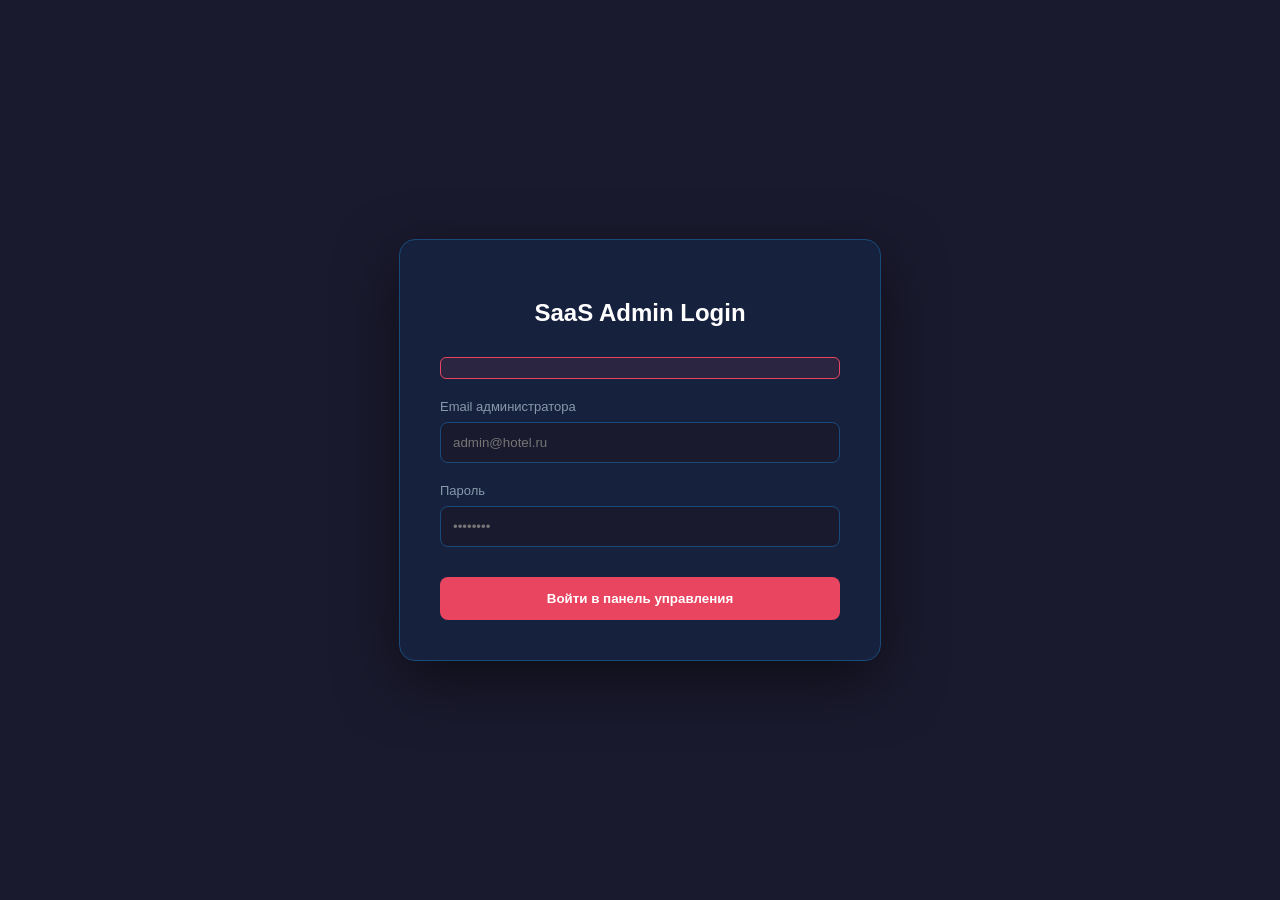
<file: AdminPanel/src/main/resources/templates/login.html>
<!DOCTYPE html>
<html lang="ru" xmlns:th="http://www.thymeleaf.org">
<head>
    <meta charset="UTF-8">
    <title>SaaS RAG - Вход в панель</title>
    <style>
        body { font-family: 'Segoe UI', sans-serif; background: #1a1a2e; color: #e0e0e0; height: 100vh; display: flex; align-items: center; justify-content: center; margin: 0; }
        .login-card { background: #16213e; border-radius: 16px; padding: 40px; width: 100%; max-width: 400px; box-shadow: 0 20px 60px rgba(0,0,0,0.5); border: 1px solid #1a4a7a; }
        h2 { text-align: center; margin-bottom: 30px; color: #fff; }
        .form-group { margin-bottom: 20px; }
        label { display: block; margin-bottom: 8px; font-size: 13px; color: #8899aa; }
        input { width: 100%; padding: 12px; background: #1a1a2e; border: 1px solid #1a4a7a; border-radius: 8px; color: #fff; outline: none; box-sizing: border-box; }
        input:focus { border-color: #e94560; }
        .btn { width: 100%; padding: 14px; background: #e94560; border: none; color: white; border-radius: 8px; font-weight: 600; cursor: pointer; margin-top: 10px; transition: 0.2s; }
        .btn:hover { background: #c73652; }
        .error-msg { background: rgba(233, 69, 96, 0.1); border: 1px solid #e94560; color: #e94560; padding: 10px; border-radius: 6px; font-size: 13px; text-align: center; margin-bottom: 20px; }
    </style>
</head>
<body>
<div class="login-card">
    <h2>SaaS Admin Login</h2>

    <div class="error-msg" th:if="${error}" th:text="${error}"></div>

    <form th:action="@{/login}" method="post">
        <div class="form-group">
            <label>Email администратора</label>
            <input type="email" name="username" placeholder="admin@hotel.ru" required>
        </div>
        <div class="form-group">
            <label>Пароль</label>
            <input type="password" name="password" placeholder="••••••••" required>
        </div>
        <button type="submit" class="btn">Войти в панель управления</button>
    </form>
</div>
</body>
</html>
</file>
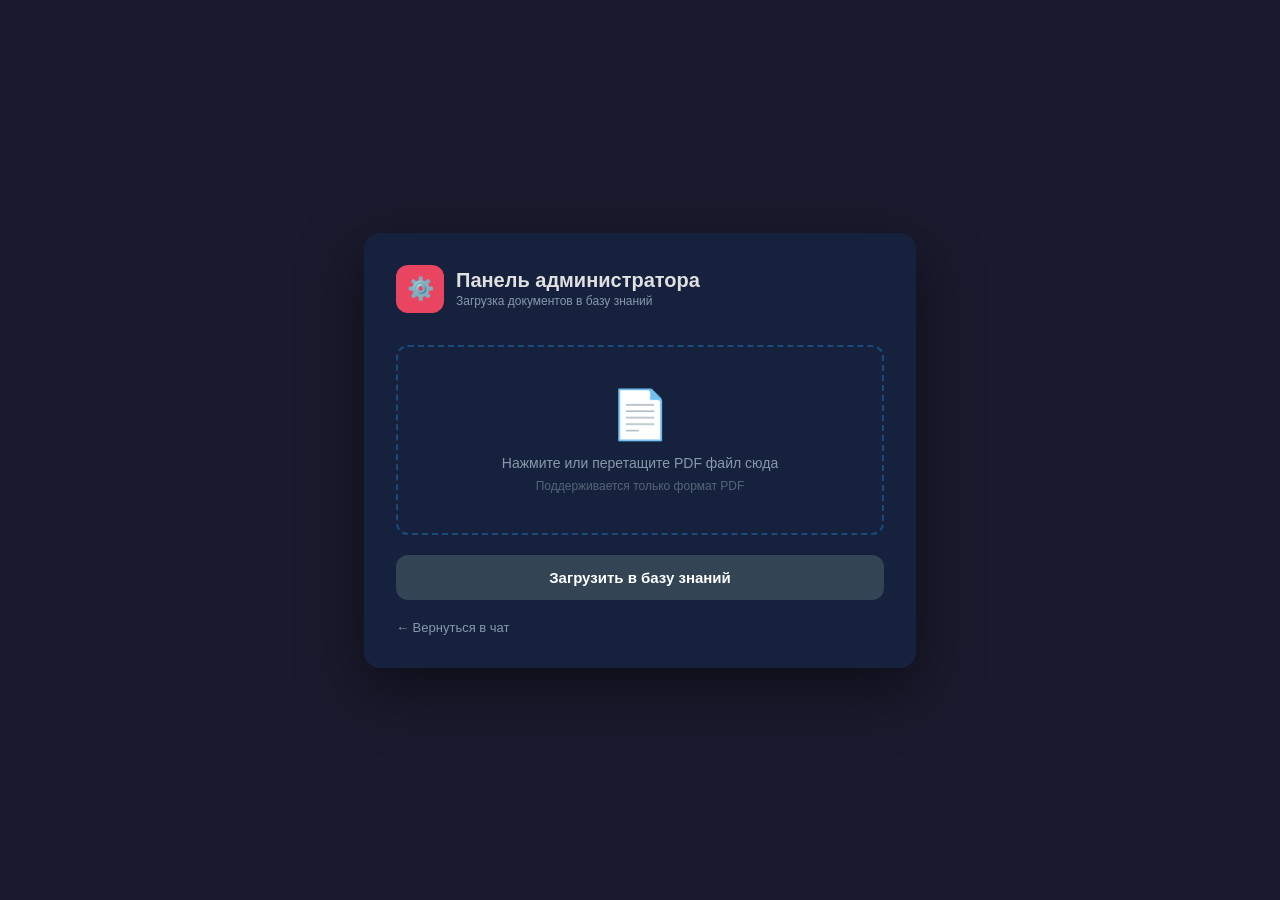
<file: HotelService/src/main/resources/templates/admin.html>
<!DOCTYPE html>
<html xmlns:th="http://www.thymeleaf.org" lang="ru">
<head>
    <meta charset="UTF-8">
    <meta name="viewport" content="width=device-width, initial-scale=1.0">
    <title>Hotel Admin Panel</title>
    <style>
        * { margin: 0; padding: 0; box-sizing: border-box; }

        body {
            font-family: 'Segoe UI', sans-serif;
            background: #1a1a2e;
            color: #e0e0e0;
            min-height: 100vh;
            display: flex;
            align-items: center;
            justify-content: center;
        }

        .container {
            width: 100%;
            max-width: 600px;
            padding: 24px;
        }

        .card {
            background: #16213e;
            border-radius: 16px;
            padding: 32px;
            box-shadow: 0 20px 60px rgba(0,0,0,0.5);
        }

        .header {
            display: flex;
            align-items: center;
            gap: 12px;
            margin-bottom: 32px;
        }

        .header .avatar {
            width: 48px;
            height: 48px;
            background: #e94560;
            border-radius: 12px;
            display: flex;
            align-items: center;
            justify-content: center;
            font-size: 22px;
        }

        .header h1 {
            font-size: 20px;
            font-weight: 600;
        }

        .header p {
            font-size: 12px;
            color: #8899aa;
            margin-top: 2px;
        }

        .upload-area {
            border: 2px dashed #1a4a7a;
            border-radius: 12px;
            padding: 40px 24px;
            text-align: center;
            cursor: pointer;
            transition: all 0.2s;
            margin-bottom: 20px;
        }

        .upload-area:hover, .upload-area.dragover {
            border-color: #e94560;
            background: rgba(233, 69, 96, 0.05);
        }

        .upload-area .icon {
            font-size: 48px;
            margin-bottom: 12px;
        }

        .upload-area p {
            color: #8899aa;
            font-size: 14px;
            margin-bottom: 8px;
        }

        .upload-area .hint {
            font-size: 12px;
            color: #556677;
        }

        #fileInput {
            display: none;
        }

        .file-selected {
            background: rgba(233, 69, 96, 0.1);
            border: 1px solid #e94560;
            border-radius: 8px;
            padding: 12px 16px;
            margin-bottom: 20px;
            display: none;
            align-items: center;
            gap: 10px;
            font-size: 14px;
        }

        .file-selected .file-icon { font-size: 20px; }

        .file-selected .file-name {
            flex: 1;
            color: #e0e0e0;
            overflow: hidden;
            text-overflow: ellipsis;
            white-space: nowrap;
        }

        .file-selected .file-size { color: #8899aa; font-size: 12px; }

        .btn {
            width: 100%;
            padding: 14px;
            background: #e94560;
            border: none;
            border-radius: 12px;
            color: white;
            font-size: 15px;
            font-weight: 600;
            cursor: pointer;
            transition: background 0.2s;
        }

        .btn:hover:not(:disabled) { background: #c73652; }

        .btn:disabled {
            background: #334455;
            cursor: not-allowed;
        }

        .progress {
            display: none;
            margin-top: 20px;
        }

        .progress-bar-bg {
            background: #0f3460;
            border-radius: 8px;
            height: 8px;
            overflow: hidden;
            margin-bottom: 8px;
        }

        .progress-bar {
            height: 100%;
            background: #e94560;
            border-radius: 8px;
            width: 0%;
            transition: width 0.3s;
            animation: indeterminate 1.5s infinite;
        }

        @keyframes indeterminate {
            0% { width: 0%; margin-left: 0%; }
            50% { width: 60%; margin-left: 20%; }
            100% { width: 0%; margin-left: 100%; }
        }

        .progress p {
            font-size: 13px;
            color: #8899aa;
            text-align: center;
        }

        .result {
            display: none;
            margin-top: 20px;
            padding: 16px;
            border-radius: 12px;
            font-size: 14px;
        }

        .result.success {
            background: rgba(76, 175, 80, 0.1);
            border: 1px solid #4caf50;
            color: #4caf50;
        }

        .result.error {
            background: rgba(233, 69, 96, 0.1);
            border: 1px solid #e94560;
            color: #e94560;
        }

        .nav-link {
            display: inline-flex;
            align-items: center;
            gap: 6px;
            color: #8899aa;
            text-decoration: none;
            font-size: 13px;
            margin-top: 20px;
            transition: color 0.2s;
        }

        .nav-link:hover { color: #e94560; }
    </style>
</head>
<body>
<div class="container">
    <div class="card">
        <div class="header">
            <div class="avatar">⚙️</div>
            <div>
                <h1>Панель администратора</h1>
                <p>Загрузка документов в базу знаний</p>
            </div>
        </div>

        <!-- Зона загрузки -->
        <div class="upload-area" id="uploadArea" onclick="document.getElementById('fileInput').click()">
            <div class="icon">📄</div>
            <p>Нажмите или перетащите PDF файл сюда</p>
            <div class="hint">Поддерживается только формат PDF</div>
        </div>

        <input type="file" id="fileInput" accept=".pdf" onchange="onFileSelected(this)">

        <!-- Выбранный файл -->
        <div class="file-selected" id="fileSelected">
            <span class="file-icon">📄</span>
            <span class="file-name" id="fileName"></span>
            <span class="file-size" id="fileSize"></span>
        </div>

        <!-- Кнопка загрузки -->
        <button class="btn" id="uploadBtn" onclick="uploadFile()" disabled>
            Загрузить в базу знаний
        </button>

        <!-- Прогресс -->
        <div class="progress" id="progress">
            <div class="progress-bar-bg">
                <div class="progress-bar"></div>
            </div>
            <p>Обрабатываем документ...</p>
        </div>

        <!-- Результат -->
        <div class="result" id="result"></div>

        <a href="/" class="nav-link">← Вернуться в чат</a>
    </div>
</div>

<script>
    const uploadArea = document.getElementById('uploadArea');
    const fileInput = document.getElementById('fileInput');
    const uploadBtn = document.getElementById('uploadBtn');
    const fileSelected = document.getElementById('fileSelected');
    const fileName = document.getElementById('fileName');
    const fileSize = document.getElementById('fileSize');
    const progress = document.getElementById('progress');
    const result = document.getElementById('result');

    // Drag & Drop
    uploadArea.addEventListener('dragover', (e) => {
        e.preventDefault();
        uploadArea.classList.add('dragover');
    });

    uploadArea.addEventListener('dragleave', () => {
        uploadArea.classList.remove('dragover');
    });

    uploadArea.addEventListener('drop', (e) => {
        e.preventDefault();
        uploadArea.classList.remove('dragover');
        const file = e.dataTransfer.files[0];
        if (file && file.type === 'application/pdf') {
            fileInput.files = e.dataTransfer.files;
            showSelectedFile(file);
        } else {
            showResult('error', 'Пожалуйста загрузите файл в формате PDF');
        }
    });

    function onFileSelected(input) {
        if (input.files && input.files[0]) {
            showSelectedFile(input.files[0]);
        }
    }

    function showSelectedFile(file) {
        fileName.textContent = file.name;
        fileSize.textContent = formatSize(file.size);
        fileSelected.style.display = 'flex';
        uploadBtn.disabled = false;
        result.style.display = 'none';
    }

    function formatSize(bytes) {
        if (bytes < 1024) return bytes + ' B';
        if (bytes < 1024 * 1024) return (bytes / 1024).toFixed(1) + ' KB';
        return (bytes / (1024 * 1024)).toFixed(1) + ' MB';
    }

    async function uploadFile() {
        const file = fileInput.files[0];
        if (!file) return;

        uploadBtn.disabled = true;
        progress.style.display = 'block';
        result.style.display = 'none';

        const formData = new FormData();
        formData.append('file', file);

        try {
            const response = await fetch('/api/documents/upload-pdf', {
                method: 'POST',
                body: formData
            });

            const data = await response.json();

            if (response.ok) {
                showResult('success',
                    `✅ Документ "${data.file}" успешно загружен в базу знаний!`);
                // Сбрасываем форму
                fileInput.value = '';
                fileSelected.style.display = 'none';
                uploadBtn.disabled = true;
            } else {
                showResult('error', `❌ Ошибка: ${data.message}`);
                uploadBtn.disabled = false;
            }

        } catch (error) {
            showResult('error', '❌ Ошибка соединения с сервером');
            uploadBtn.disabled = false;
            console.error(error);
        } finally {
            progress.style.display = 'none';
        }
    }

    function showResult(type, message) {
        result.className = `result ${type}`;
        result.textContent = message;
        result.style.display = 'block';
    }
</script>
</body>
</html>
</file>
<file: gatling-tests/target/gatling/chatstreamloadsimulation-20260624004624540/style/style.css>
/*
 * Copyright 2011-2025 GatlingCorp (https://gatling.io)
 *
 * Licensed under the Apache License, Version 2.0 (the "License");
 * you may not use this file except in compliance with the License.
 * You may obtain a copy of the License at
 *
 *  http://www.apache.org/licenses/LICENSE-2.0
 *
 * Unless required by applicable law or agreed to in writing, software
 * distributed under the License is distributed on an "AS IS" BASIS,
 * WITHOUT WARRANTIES OR CONDITIONS OF ANY KIND, either express or implied.
 * See the License for the specific language governing permissions and
 * limitations under the License.
 */

:root {
  --gatling-background-color: #f2f2f2;
  --gatling-background-light-color: #f7f7f7;
  --gatling-border-color: #ddd;
  --gatling-blue-color: #4a9fe5;
  --gatling-dark-blue-color: #24275e;
  --gatling-danger-color: #f15b4f;
  --gatling-danger-light-color: #f5d1ce;
  --gatling-enterprise-color: #6161d6;
  --gatling-enterprise-light-color: #c4c4ed;
  --gatling-gray-medium-color: #bbb;
  --gatling-hover-color: #e6e6e6;
  --gatling-hover-background-color: #e6e6e6;
  --gatling-light-color: #fff;
  --gatling-orange-color: #f78557;
  --gatling-success-color: #68b65c;
  --gatling-text-color: #1f2024;
  --gatling-total-color: #ffa900;
  --gatling-border-radius: 2px;
  --gatling-spacing-small: 5px;
  --gatling-spacing: 10px;
  --gatling-spacing-layout: 20px;
  --gatling-font-weight-normal: 400;
  --gatling-font-weight-medium: 500;
  --gatling-font-weight-bold: 700;
  --gatling-font-size-secondary: 12px;
  --gatling-font-size-default: 14px;
  --gatling-font-size-heading: 16px;
  --gatling-font-size-section: 22px;
  --gatling-font-size-header: 34px;
  --gatling-media-desktop-large: 1920px;
}

html[data-theme="dark"] {
  --gatling-background-color: #1e2225;
  --gatling-background-light-color: #272c30;
  --gatling-border-color: #555;
  --gatling-blue-color: #18f;
  --gatling-dark-blue-color: #17223B;
  --gatling-danger-color: #d9534f;
  --gatling-danger-light-color: #c9302c;
  --gatling-enterprise-color: #b2a2ea;
  --gatling-enterprise-light-color: #343479;
  --gatling-gray-medium-color: #999;
  --gatling-hover-color: #30363b;
  --gatling-hover-background-color: #2c2c2c;
  --gatling-light-color: #394046;
  --gatling-orange-color: #fe8e5f;
  --gatling-success-color: #5cb85c;
  --gatling-text-color: #dee2e6;
  --gatling-total-color: #ffa900;
}

* {
  min-height: 0;
  min-width: 0;
}

html,
body {
  height: 100%;
  width: 100%;
}

body {
  color: var(--gatling-text-color);
  font-family: arial;
  font-size: var(--gatling-font-size-secondary);
  margin: 0;
}

.app-container {
  display: flex;
  flex-direction: column;
  height: 100%;
  width: 100%;
}

.head {
  display: flex;
  align-items: center;
  justify-content: space-between;
  flex-direction: row;
  flex: 1;
  background-color: var(--gatling-light-color);
  border-bottom: 1px solid var(--gatling-border-color);
  min-height: 69px;
  padding: 0 var(--gatling-spacing-layout);
}

.head .spacer {
  flex-grow: 1;
}

.head .theme-toggle {
  margin-left: 20px;
  background: none;
  color: var(--gatling-text-color);
  border: none;
}

.head .theme-toggle:hover {
  color: var(--gatling-gray-medium-color);
  cursor: pointer;
}

body .toggle-dark,
body .toggle-light {
  display: block;
}

[data-theme="dark"] body .toggle-dark {
  display: none;
}

[data-theme="light"] body .toggle-light {
  display: none;
}

.gatling-open-source {
  display: flex;
  align-items: center;
  justify-content: space-between;
  flex-direction: row;
  gap: var(--gatling-spacing-layout);
}

.gatling-documentation {
  display: flex;
  align-items: center;
  background-color: var(--gatling-light-color);
  border-radius: var(--gatling-border-radius);
  color: var(--gatling-orange-color);
  border: 1px solid var(--gatling-orange-color);
  text-align: center;
  padding: var(--gatling-spacing-small) var(--gatling-spacing);
  height: 23px;
  font-size: var(--gatling-font-size-default);
}

.gatling-documentation:hover {
  background-color: var(--gatling-orange-color);
  color: var(--gatling-light-color);
}

.gatling-logo {
  height: 35px;
}

.gatling-logo img {
  height: 100%;
}

[data-theme="dark"] .gatling-logo-light {
  display: none;
}

[data-theme="light"] .gatling-logo-dark {
  display: none;
}

.container {
  display: flex;
  align-items: stretch;
  height: 100%;
}

.nav {
  min-width: 210px;
  width: 210px;
  max-height: calc(100vh - var(--gatling-spacing-layout) - var(--gatling-spacing-layout));
  background: var(--gatling-light-color);
  border-right: 1px solid var(--gatling-border-color);
  overflow-y: auto;
}

@media print {
  .nav {
    display: none;
  }
}

@media screen and (width >= 1920px) {
  .nav {
    min-width: 310px;
    width: 310px;
  }
}

.nav ul {
  display: flex;
  flex-direction: column;
  padding: 0;
  margin: 0;
}

.nav li {
  display: flex;
  list-style: none;
  width: 100%;
  padding: 0;
}

.nav .item {
  display: inline-flex;
  align-items: center;
  white-space: nowrap;
  color: var(--gatling-text-color);
  font-size: var(--gatling-font-size-default);
  font-weight: var(--gatling-font-weight-bold);
  margin: 0;
  width: 100%;
}

.nav .item .nav-label {
  padding: var(--gatling-spacing) var(--gatling-spacing-layout);
}

.nav .item:hover {
  background-color: var(--gatling-hover-color);
}

.nav .on .item {
  background-color: var(--gatling-orange-color);
}

.nav .on .item span {
  color: var(--gatling-light-color);
}

.cadre {
  width: 100%;
  height: 100%;
  overflow-y: scroll;
  scroll-behavior: smooth;
}

@media print {
  .cadre {
    overflow-y: unset;
  }
}

.frise {
  position: absolute;
  top: 60px;
  z-index: -1;
  background-color: var(--gatling-background-color);
  height: 530px;
}

.global {
  height: 650px
}

a {
  text-decoration: none;
}

a:hover {
  color: var(--gatling-hover-color);
}

img {
  border: 0;
}

h1 {
  color: var(--gatling-dark-blue-color);
  font-size: var(--gatling-font-size-section);
  font-weight: var(--gatling-font-weight-medium);
  text-align: center;
  margin: 0;
}

h1 span {
  color: var(--gatling-hover-color);
}

.enterprise {
  position: relative;
  display: inline-flex;
  align-items: center;
  justify-content: center;
  border-radius: 40px;
  padding: 10px 20px;
  font-weight: 600;
  text-align: center;
  cursor: pointer;
  overflow: hidden;
  transition: background-color 0.3s ease, color 0.3s ease;
  background-color: #000;
  color: #fff;
}

.enterprise .button-text-hover {
  position: absolute;
  inset: 0;
  display: flex;
  align-items: center;
  justify-content: center;
  opacity: 0;
  -webkit-text-fill-color: transparent;
  background-image: linear-gradient(90deg, #4557dd, #f861ee 50%, #ff763c);
  -webkit-background-clip: text;
  background-clip: text;
  font-weight: 600;
  transition: opacity 0.3s ease;
}

.enterprise .button-text-state {
  opacity: 1;
  transition: opacity 0.3s ease;
}

.enterprise:hover .button-text-hover,
.enterprise:focus-visible .button-text-hover {
  opacity: 1;
}

.enterprise:hover .button-text-state,
.enterprise:focus-visible .button-text-state {
  opacity: 0;
}

html[data-theme="dark"] .enterprise {
  background-color: #fff;
  color: #000;
}

.simulation-card {
  display: flex;
  flex-direction: column;
  align-self: stretch;
  flex: 1;
  gap: var(--gatling-spacing-layout);
  max-height: 375px;
}

#simulation-information {
  flex: 1;
}

.simulation-version-information {
  display: flex;
  flex-direction: column;
  gap: var(--gatling-spacing);
  font-size: var(--gatling-font-size-default);
  background-color: var(--gatling-background-light-color);
  border: 1px solid var(--gatling-border-color);
  border-radius: var(--gatling-border-radius);
  padding: var(--gatling-spacing);
}

.simulation-information-container {
  display: flex;
  flex-direction: column;
  gap: var(--gatling-spacing);
}

.withTooltip .popover-title {
  display: none;
}

.popover-content p {
  margin: 0;
}

html[data-theme="dark"] div.popover {
  background-color: var(--gatling-light-color);
  border-bottom: none;
}

html[data-theme="dark"] div.popover.right .arrow {
  border-right-color: var(--gatling-light-color);
}

.ellipsed-name {
  display: block;
  overflow: hidden;
  white-space: nowrap;
  text-overflow: ellipsis;
}

.simulation-information-item {
  display: flex;
  flex-direction: row;
  align-items: flex-start;
  gap: var(--gatling-spacing-small);
}

.simulation-information-item.description {
  flex-direction: column;
}

.simulation-information-label {
  display: inline-block;
  font-weight: var(--gatling-font-weight-bold);
  min-width: fit-content;
}

.simulation-information-title {
  display: block;
  text-align: center;
  color: var(--gatling-text-color);
  font-weight: var(--gatling-font-weight-bold);
  font-size: var(--gatling-font-size-heading);
  width: 100%;
}

.simulation-tooltip span {
  display: inline-block;
  word-wrap: break-word;
  overflow: hidden;
  text-overflow: ellipsis;
}

.content {
  display: flex;
  flex-direction: column;
}

.content-in {
  width: 100%;
  height: 100%;
  overflow-x: scroll;
}

html[data-theme="dark"] .content-in {
  background-color: var(--gatling-background-color);
}

@media print {
  .content-in {
    overflow-x: unset;
  }
}

.container-article {
  display: flex;
  flex-direction: column;
  gap: var(--gatling-spacing-layout);
  min-width: 1050px;
  width: 1050px;
  margin: 0 auto;
  padding: var(--gatling-spacing-layout);
  box-sizing: border-box;
}

@media screen and (width >= 1920px) {
  .container-article {
    min-width: 1350px;
    width: 1350px;
  }

  #responses * .highcharts-tracker {
    transform: translate(400px, 70px);
  }
}

.content-header {
  display: flex;
  flex-direction: column;
  gap: var(--gatling-spacing-layout);
  background-color: var(--gatling-background-light-color);
  border-bottom: 1px solid var(--gatling-border-color);
  padding: var(--gatling-spacing-layout) var(--gatling-spacing-layout) 0;
}

.onglet {
  font-size: var(--gatling-font-size-header);
  font-weight: var(--gatling-font-weight-medium);
  text-align: center;
}

.sous-menu {
  display: flex;
  flex-direction: row;
  align-items: center;
  justify-content: space-between;
}

.sous-menu-spacer {
  display: flex;
  align-items: center;
  flex-direction: row;
}

.sous-menu .item {
  margin-bottom: -1px;
}

.sous-menu a {
  display: block;
  font-size: var(--gatling-font-size-heading);
  font-weight: var(--gatling-font-weight-normal);
  padding: var(--gatling-spacing-small) var(--gatling-spacing) var(--gatling-spacing);
  border-bottom: 2px solid transparent;
  color: var(--gatling-text-color);
  text-align: center;
  width: 100px;
}

.sous-menu a:hover {
  border-bottom-color: var(--gatling-text-color);
}

.sous-menu .ouvert a {
  border-bottom-color: var(--gatling-orange-color);
  font-weight: var(--gatling-font-weight-bold);
}

.article {
  position: relative;
  display: flex;
  flex-direction: column;
  gap: var(--gatling-spacing-layout);
}

.infos {
  width: 340px;
  color: var(--gatling-light-color);
}

.infos-title {
  background-color: var(--gatling-background-light-color);
  border: 1px solid var(--gatling-border-color);
  border-bottom: 0;
  border-top-left-radius: var(--gatling-border-radius);
  border-top-right-radius: var(--gatling-border-radius);
  color: var(--gatling-text-color);
  font-size: var(--gatling-font-size-heading);
  font-weight: var(--gatling-font-weight-bold);
  text-align: center;
  padding: var(--gatling-spacing-small) var(--gatling-spacing);
}

.info {
  background-color: var(--gatling-background-light-color);
  border-bottom-left-radius: var(--gatling-border-radius);
  border-bottom-right-radius: var(--gatling-border-radius);
  border: 1px solid var(--gatling-border-color);
  color: var(--gatling-text-color);
  height: 100%;
  margin: 0;
}

.info table {
  margin: auto;
  padding-right: 15px;
}

.alert-danger {
  background-color: var(--gatling-danger-light-color);
  border: 1px solid var(--gatling-danger-color);
  border-radius: var(--gatling-border-radius);
  color: var(--gatling-text-color);
  padding: var(--gatling-spacing-layout);
  font-weight: var(--gatling-font-weight-bold);
}

.infos h2 {
  color: var(--gatling-text-color);
  font-size: var(--gatling-font-size-default);
  font-weight: var(--gatling-font-weight-bold);
  height: 19px;
  margin: 0;
  padding: 3.5px 0 0 35px;
}

.infos .first::before {
  content: '';
  display: inline-block;
  margin-right: 5px;
  margin-bottom: 2px;
  vertical-align: middle;
  width: 14px;
  height: 14px;
  background: url('executions.svg');
  background-size: contain;
}

.infos .second::before {
  content: '';
  display: inline-block;
  margin-right: 5px;
  margin-bottom: 2px;
  vertical-align: middle;
  width: 16px;
  height: 16px;
  background: url('time.svg');
  background-size: contain;
}

html[data-theme="dark"] .infos .first::before,
html[data-theme="dark"] .infos .second::before {
  filter: invert(0.9);
}

.infos th {
  text-align: center;
}

.infos td {
  font-weight: var(--gatling-font-weight-bold);
  padding: var(--gatling-spacing-small);
  -webkit-border-radius: var(--gatling-border-radius);
  -moz-border-radius: var(--gatling-border-radius);
  -ms-border-radius: var(--gatling-border-radius);
  -o-border-radius: var(--gatling-border-radius);
  border-radius: var(--gatling-border-radius);
  text-align: right;
  width: 50px;
}

.infos .title {
  width: 120px;
}

.infos .ok {
  background-color: var(--gatling-success-color);
  color: var(--gatling-light-color);
}

.infos .total {
  background-color: var(--gatling-total-color);
  color: var(--gatling-light-color);
}

.infos .ko {
  background-color: var(--gatling-danger-color);
  -webkit-border-radius: var(--gatling-border-radius);
  border-radius: var(--gatling-border-radius);
  color: var(--gatling-light-color);
}

.schema-container {
  display: flex;
  align-items: center;
  justify-content: space-between;
  gap: var(--gatling-spacing-layout);
}

.schema {
  background: var(--gatling-background-light-color);
  border-radius: var(--gatling-border-radius);
  border: 1px solid var(--gatling-border-color);
}

.ranges {
  height: 375px;
  width: 500px;
}

.ranges-large {
  height: 375px;
  width: 530px;
}

.geant {
  height: 362px;
}

.extensible-geant {
  width: 100%;
}

.polar {
  height: 375px;
  width: 230px;
}

.chart_title {
  color: var(--gatling-text-color);
  font-weight: var(--gatling-font-weight-bold);
  font-size: var(--gatling-font-size-heading);
  padding: 2px var(--gatling-spacing);
}

html[data-theme="dark"] .chart_title {
  color: var(--gatling-text-color);
  font-weight: var(--gatling-font-weight-bold);
  font-size: var(--gatling-font-size-heading);
  padding: 2px var(--gatling-spacing);
}

html[data-theme="dark"] .highcharts-background {
  fill: var(--gatling-background-light-color);
}

html[data-theme="dark"] .highcharts-button-normal rect {
  fill: var(--gatling-background-color) !important;
}

html[data-theme="dark"] .highcharts-button-disabled rect {
  fill: var(--gatling-background-light-color) !important;
}

html[data-theme="dark"] .highcharts-button-pressed rect {
  fill: var(--gatling-orange-color) !important;
}

html[data-theme="dark"] .highcharts-axis text,
html[data-theme="dark"] .highcharts-axis-labels text,
html[data-theme="dark"] .highcharts-button text,
html[data-theme="dark"] .highcharts-legend-item text,
html[data-theme="dark"] .highcharts-range-selector-buttons text {
  fill: var(--gatling-text-color) !important;
}

.statistics {
  display: flex;
  flex-direction: column;
  background-color: var(--gatling-background-light-color);
  border-radius: var(--gatling-border-radius);
  border-collapse: collapse;
  color: var(--gatling-text-color);
  max-height: 100%;
}

.statistics .title {
  display: flex;
  text-align: center;
  justify-content: space-between;
  min-height: 49.5px;
  box-sizing: border-box;
  border: 1px solid var(--gatling-border-color);
  color: var(--gatling-text-color);
  font-size: var(--gatling-font-size-heading);
  font-weight: var(--gatling-font-weight-bold);
  padding: var(--gatling-spacing);
}

.title_base {
  display: flex;
  align-items: center;
  text-align: left;
  user-select: none;
}

.title_base_stats {
  color: var(--gatling-text-color);
  margin-right: 20px;
}

.toggle-table {
  position: relative;
  border: 1px solid var(--gatling-border-color);
  background-color: var(--gatling-light-color);
  border-radius: 25px;
  width: 40px;
  height: 20px;
  margin: 0 var(--gatling-spacing-small);
}

.toggle-table::before {
  position: absolute;
  top: calc(50% - 9px);
  left: 1px;
  content: "";
  width: 50%;
  height: 18px;
  border-radius: 50%;
  background-color: var(--gatling-text-color);
}

.toggle-table.off::before {
  left: unset;
  right: 1px;
}

.title_expanded {
  cursor: pointer;
  color: var(--gatling-text-color);
}

.expand-table,
.collapse-table {
  font-size: var(--gatling-font-size-secondary);
  font-weight: var(--gatling-font-weight-normal);
}

.title_expanded span.expand-table {
  color: var(--gatling-gray-medium-color);
}

.title_collapsed {
  cursor: pointer;
  color: var(--gatling-text-color);
}

.title_collapsed span.collapse-table {
  color: var(--gatling-gray-medium-color);
}

#container_statistics_head {
  position: sticky;
  top: -1px;
  background: var(--gatling-background-light-color);
  margin-top: -1px;
  padding: var(--gatling-spacing-small) var(--gatling-spacing-small) 0 var(--gatling-spacing-small);
}

#container_statistics_body {
  border-bottom-left-radius: var(--gatling-border-radius);
  border-bottom-right-radius: var(--gatling-border-radius);
  margin-top: -1px;
  padding: 0 var(--gatling-spacing-small) var(--gatling-spacing-small) var(--gatling-spacing-small);
}

#container_errors {
  border-bottom-left-radius: var(--gatling-border-radius);
  border-bottom-right-radius: var(--gatling-border-radius);
  padding: var(--gatling-spacing-small) var(--gatling-spacing-small) 0 var(--gatling-spacing-small);
  margin-top: -1px;
}

#container_assertions {
  background-color: var(--gatling-background-light-color);
  border-bottom-left-radius: var(--gatling-border-radius);
  border-bottom-right-radius: var(--gatling-border-radius);
  padding: var(--gatling-spacing-small);
  margin-top: -1px;
}

.statistics-in {
  border-spacing: var(--gatling-spacing-small);
  border-collapse: collapse;
  margin: 0;
}

.statistics .scrollable {
  max-height: 100%;
  overflow-y: auto;
}

#statistics_table_container .statistics .scrollable {
  max-height: 785px;
}

.statistics-in a {
  color: var(--gatling-text-color);
  font-weight: var(--gatling-font-weight-bold);
}

.statistics-in .header {
  border-radius: var(--gatling-border-radius);
  border: 1px solid var(--gatling-border-color);
  font-size: var(--gatling-font-size-default);
  font-weight: var(--gatling-font-weight-bold);
  text-align: center;
  padding: var(--gatling-spacing-small);
}

.sortable {
  cursor: pointer;
}

.sortable span::after {
  content: '';
  display: inline-block;
  margin-left: 5px;
  vertical-align: middle;
  width: 12px;
  height: 12px;
  background: url('sort.svg');
  background-size: contain;
}

.sorted-up span::after {
  background: url('sort-up.svg');
  background-size: contain;
}

.sorted-down span::after {
  background: url('sort-down.svg');
  background-size: contain;
}

html[data-theme="dark"] .sortable span::after {
  filter: invert(0.9);
}

.executions::before {
  content: '';
  display: inline-block;
  margin-right: 5px;
  margin-bottom: 2px;
  vertical-align: middle;
  width: 14px;
  height: 14px;
  background: url('executions.svg');
  background-size: contain;
}

.response-time::before {
  content: '';
  display: inline-block;
  margin-right: 5px;
  margin-bottom: 2px;
  vertical-align: middle;
  width: 16px;
  height: 16px;
  background: url('time.svg');
  background-size: contain;
}

html[data-theme="dark"] .executions::before,
html[data-theme="dark"] .response-time::before {
  filter: invert(0.9);
}

.statistics-in td {
  background-color: var(--gatling-light-color);
  border: 1px solid var(--gatling-border-color);
  padding: var(--gatling-spacing-small);
  min-width: 50px;
}

.statistics-in .col-1 {
  width: 175px;
  max-width: 175px;
}

@media screen and (width >= 1200px) {
  .statistics-in .col-1 {
    width: 50%;
  }
}

.expandable-container {
  display: flex;
  flex-direction: row;
  box-sizing: border-box;
  max-width: 100%;
}

.statistics-in .value {
  text-align: right;
  width: 50px;
}

.statistics-in .total {
  color: var(--gatling-text-color);
}

.statistics-in .col-2 {
  background-color: var(--gatling-total-color);
  color: var(--gatling-light-color);
  font-weight: var(--gatling-font-weight-bold);
}

.statistics-in .error-col-1 {
  background-color: var(--gatling-light-color);
  color: var(--gatling-text-color);
}

.statistics-in .error-col-2 {
  text-align: center;
}

.statistics-in .ok {
  background-color: var(--gatling-success-color);
  color: var(--gatling-light-color);
  font-weight: var(--gatling-font-weight-bold);
}

.statistics-in .ko {
  background-color: var(--gatling-danger-color);
  color: var(--gatling-light-color);
  font-weight: var(--gatling-font-weight-bold);
}

.statistics-in .expand-button {
  padding-left: var(--gatling-spacing);
  cursor: pointer;
}

.expand-button.hidden {
  background: none;
  cursor: default;
}

.statistics-button {
  background-color: var(--gatling-light-color);
  color: var(--gatling-text-color);
  padding: var(--gatling-spacing-small) var(--gatling-spacing);
  border: 1px solid var(--gatling-border-color);
  border-radius: var(--gatling-border-radius);
}

#statistics_full_screen {
  padding: var(--gatling-spacing-small);
}

#statistics_full_screen>img {
  width: 14px;
  height: 14px;
}

html[data-theme="dark"] #statistics_full_screen>img {
  filter: invert(0.9);
}

#statistics_full_screen:disabled {
  display: none;
}

.statistics-button:hover:not(:disabled) {
  cursor: pointer;
  background-color: var(--gatling-hover-color);
}

.statistics-in .expand-button.expand {
  content: '';
  display: inline-block;
  vertical-align: middle;
  width: 2px;
  height: 10px;
  background: url('expand.svg');
  background-size: contain;
}

.statistics-in .expand-button.collapse {
  content: '';
  display: inline-block;
  vertical-align: middle;
  width: 2px;
  height: 10px;
  background: url('sort-down.svg');
  background-size: contain;
}

html[data-theme="dark"] .statistics-in .expand-button.collapse,
html[data-theme="dark"] .statistics-in .expand-button.expand {
  filter: invert(0.9);
}

.nav .expand-button {
  padding: var(--gatling-spacing-small) var(--gatling-spacing);
}

.nav .expand-button.expand {
  content: '';
  display: inline-block;
  vertical-align: middle;
  height: 8px;
  background: url('expand.svg') no-repeat;
  background-size: contain;
  cursor: pointer;
  margin-top: 6px;
}

.nav .expand-button.collapse {
  content: '';
  display: inline-block;
  vertical-align: middle;
  height: 8px;
  background: url('sort-down.svg') no-repeat;
  background-size: contain;
  cursor: pointer;
  margin-top: 6px;
}

html[data-theme="dark"] .nav .expand-button.expand,
html[data-theme="dark"] .nav .expand-button.collapse {
  filter: invert(0.9);
}

.right {
  display: flex;
  align-items: center;
  gap: var(--gatling-spacing);
  float: right;
  font-size: var(--gatling-font-size-default);
}

.withTooltip {
  outline: none;
}

.withTooltip:hover {
  text-decoration: none;
}

.withTooltip .tooltipContent {
  position: absolute;
  z-index: 10;
  display: none;
  background: var(--gatling-orange-color);
  -webkit-box-shadow: 1px 2px 4px 0px rgba(47, 47, 47, 0.2);
  -moz-box-shadow: 1px 2px 4px 0px rgba(47, 47, 47, 0.2);
  box-shadow: 1px 2px 4px 0px rgba(47, 47, 47, 0.2);
  border-radius: var(--gatling-border-radius);
  color: var(--gatling-light-color);
  margin-top: -5px;
  padding: var(--gatling-spacing-small);
}

.withTooltip:hover .tooltipContent {
  display: inline;
}

.button-modal {
  padding: var(--gatling-spacing-small);
}

.button-modal>img {
  width: 14px;
  height: 14px;
}

html[data-theme="dark"] .button-modal>img {
  filter: invert(0.9);
}

.statistics-table-modal {
  background-color: var(--gatling-background-color);
  height: calc(100% - 60px);
  width: calc(100% - 60px);
  border-radius: var(--gatling-border-radius);
}

.statistics-table-modal::backdrop {
  position: fixed;
  top: 0;
  right: 0;
  bottom: 0;
  left: 0;
  background-color: rgb(100 100 100 / 90%);
}

.statistics-table-modal-container {
  display: flex;
  flex-direction: column;
  width: 100%;
  height: calc(100% - 35px);
  overflow-x: auto;
}

.button-modal {
  cursor: pointer;
  height: 25px;
  width: 25px;
  border: 1px solid var(--gatling-border-color);
  background-color: var(--gatling-light-color);
  border-radius: var(--gatling-border-radius);
  color: var(--gatling-text-color);
}

.button-modal:hover {
  background-color: var(--gatling-background-color);
}

.statistics-table-modal-header {
  display: flex;
  align-items: flex-end;
  justify-content: flex-end;
  padding-bottom: var(--gatling-spacing);
}

.statistics-table-modal-content {
  flex: 1;
  overflow-y: auto;
  min-width: 1050px;
}

.statistics-table-modal-footer {
  display: flex;
  align-items: flex-end;
  justify-content: flex-end;
  padding-top: var(--gatling-spacing);
}
</file>
<file: gatling-tests/target/gatling/chatstreamloadsimulation-20260624005523020/style/style.css>
/*
 * Copyright 2011-2025 GatlingCorp (https://gatling.io)
 *
 * Licensed under the Apache License, Version 2.0 (the "License");
 * you may not use this file except in compliance with the License.
 * You may obtain a copy of the License at
 *
 *  http://www.apache.org/licenses/LICENSE-2.0
 *
 * Unless required by applicable law or agreed to in writing, software
 * distributed under the License is distributed on an "AS IS" BASIS,
 * WITHOUT WARRANTIES OR CONDITIONS OF ANY KIND, either express or implied.
 * See the License for the specific language governing permissions and
 * limitations under the License.
 */

:root {
  --gatling-background-color: #f2f2f2;
  --gatling-background-light-color: #f7f7f7;
  --gatling-border-color: #ddd;
  --gatling-blue-color: #4a9fe5;
  --gatling-dark-blue-color: #24275e;
  --gatling-danger-color: #f15b4f;
  --gatling-danger-light-color: #f5d1ce;
  --gatling-enterprise-color: #6161d6;
  --gatling-enterprise-light-color: #c4c4ed;
  --gatling-gray-medium-color: #bbb;
  --gatling-hover-color: #e6e6e6;
  --gatling-hover-background-color: #e6e6e6;
  --gatling-light-color: #fff;
  --gatling-orange-color: #f78557;
  --gatling-success-color: #68b65c;
  --gatling-text-color: #1f2024;
  --gatling-total-color: #ffa900;
  --gatling-border-radius: 2px;
  --gatling-spacing-small: 5px;
  --gatling-spacing: 10px;
  --gatling-spacing-layout: 20px;
  --gatling-font-weight-normal: 400;
  --gatling-font-weight-medium: 500;
  --gatling-font-weight-bold: 700;
  --gatling-font-size-secondary: 12px;
  --gatling-font-size-default: 14px;
  --gatling-font-size-heading: 16px;
  --gatling-font-size-section: 22px;
  --gatling-font-size-header: 34px;
  --gatling-media-desktop-large: 1920px;
}

html[data-theme="dark"] {
  --gatling-background-color: #1e2225;
  --gatling-background-light-color: #272c30;
  --gatling-border-color: #555;
  --gatling-blue-color: #18f;
  --gatling-dark-blue-color: #17223B;
  --gatling-danger-color: #d9534f;
  --gatling-danger-light-color: #c9302c;
  --gatling-enterprise-color: #b2a2ea;
  --gatling-enterprise-light-color: #343479;
  --gatling-gray-medium-color: #999;
  --gatling-hover-color: #30363b;
  --gatling-hover-background-color: #2c2c2c;
  --gatling-light-color: #394046;
  --gatling-orange-color: #fe8e5f;
  --gatling-success-color: #5cb85c;
  --gatling-text-color: #dee2e6;
  --gatling-total-color: #ffa900;
}

* {
  min-height: 0;
  min-width: 0;
}

html,
body {
  height: 100%;
  width: 100%;
}

body {
  color: var(--gatling-text-color);
  font-family: arial;
  font-size: var(--gatling-font-size-secondary);
  margin: 0;
}

.app-container {
  display: flex;
  flex-direction: column;
  height: 100%;
  width: 100%;
}

.head {
  display: flex;
  align-items: center;
  justify-content: space-between;
  flex-direction: row;
  flex: 1;
  background-color: var(--gatling-light-color);
  border-bottom: 1px solid var(--gatling-border-color);
  min-height: 69px;
  padding: 0 var(--gatling-spacing-layout);
}

.head .spacer {
  flex-grow: 1;
}

.head .theme-toggle {
  margin-left: 20px;
  background: none;
  color: var(--gatling-text-color);
  border: none;
}

.head .theme-toggle:hover {
  color: var(--gatling-gray-medium-color);
  cursor: pointer;
}

body .toggle-dark,
body .toggle-light {
  display: block;
}

[data-theme="dark"] body .toggle-dark {
  display: none;
}

[data-theme="light"] body .toggle-light {
  display: none;
}

.gatling-open-source {
  display: flex;
  align-items: center;
  justify-content: space-between;
  flex-direction: row;
  gap: var(--gatling-spacing-layout);
}

.gatling-documentation {
  display: flex;
  align-items: center;
  background-color: var(--gatling-light-color);
  border-radius: var(--gatling-border-radius);
  color: var(--gatling-orange-color);
  border: 1px solid var(--gatling-orange-color);
  text-align: center;
  padding: var(--gatling-spacing-small) var(--gatling-spacing);
  height: 23px;
  font-size: var(--gatling-font-size-default);
}

.gatling-documentation:hover {
  background-color: var(--gatling-orange-color);
  color: var(--gatling-light-color);
}

.gatling-logo {
  height: 35px;
}

.gatling-logo img {
  height: 100%;
}

[data-theme="dark"] .gatling-logo-light {
  display: none;
}

[data-theme="light"] .gatling-logo-dark {
  display: none;
}

.container {
  display: flex;
  align-items: stretch;
  height: 100%;
}

.nav {
  min-width: 210px;
  width: 210px;
  max-height: calc(100vh - var(--gatling-spacing-layout) - var(--gatling-spacing-layout));
  background: var(--gatling-light-color);
  border-right: 1px solid var(--gatling-border-color);
  overflow-y: auto;
}

@media print {
  .nav {
    display: none;
  }
}

@media screen and (width >= 1920px) {
  .nav {
    min-width: 310px;
    width: 310px;
  }
}

.nav ul {
  display: flex;
  flex-direction: column;
  padding: 0;
  margin: 0;
}

.nav li {
  display: flex;
  list-style: none;
  width: 100%;
  padding: 0;
}

.nav .item {
  display: inline-flex;
  align-items: center;
  white-space: nowrap;
  color: var(--gatling-text-color);
  font-size: var(--gatling-font-size-default);
  font-weight: var(--gatling-font-weight-bold);
  margin: 0;
  width: 100%;
}

.nav .item .nav-label {
  padding: var(--gatling-spacing) var(--gatling-spacing-layout);
}

.nav .item:hover {
  background-color: var(--gatling-hover-color);
}

.nav .on .item {
  background-color: var(--gatling-orange-color);
}

.nav .on .item span {
  color: var(--gatling-light-color);
}

.cadre {
  width: 100%;
  height: 100%;
  overflow-y: scroll;
  scroll-behavior: smooth;
}

@media print {
  .cadre {
    overflow-y: unset;
  }
}

.frise {
  position: absolute;
  top: 60px;
  z-index: -1;
  background-color: var(--gatling-background-color);
  height: 530px;
}

.global {
  height: 650px
}

a {
  text-decoration: none;
}

a:hover {
  color: var(--gatling-hover-color);
}

img {
  border: 0;
}

h1 {
  color: var(--gatling-dark-blue-color);
  font-size: var(--gatling-font-size-section);
  font-weight: var(--gatling-font-weight-medium);
  text-align: center;
  margin: 0;
}

h1 span {
  color: var(--gatling-hover-color);
}

.enterprise {
  position: relative;
  display: inline-flex;
  align-items: center;
  justify-content: center;
  border-radius: 40px;
  padding: 10px 20px;
  font-weight: 600;
  text-align: center;
  cursor: pointer;
  overflow: hidden;
  transition: background-color 0.3s ease, color 0.3s ease;
  background-color: #000;
  color: #fff;
}

.enterprise .button-text-hover {
  position: absolute;
  inset: 0;
  display: flex;
  align-items: center;
  justify-content: center;
  opacity: 0;
  -webkit-text-fill-color: transparent;
  background-image: linear-gradient(90deg, #4557dd, #f861ee 50%, #ff763c);
  -webkit-background-clip: text;
  background-clip: text;
  font-weight: 600;
  transition: opacity 0.3s ease;
}

.enterprise .button-text-state {
  opacity: 1;
  transition: opacity 0.3s ease;
}

.enterprise:hover .button-text-hover,
.enterprise:focus-visible .button-text-hover {
  opacity: 1;
}

.enterprise:hover .button-text-state,
.enterprise:focus-visible .button-text-state {
  opacity: 0;
}

html[data-theme="dark"] .enterprise {
  background-color: #fff;
  color: #000;
}

.simulation-card {
  display: flex;
  flex-direction: column;
  align-self: stretch;
  flex: 1;
  gap: var(--gatling-spacing-layout);
  max-height: 375px;
}

#simulation-information {
  flex: 1;
}

.simulation-version-information {
  display: flex;
  flex-direction: column;
  gap: var(--gatling-spacing);
  font-size: var(--gatling-font-size-default);
  background-color: var(--gatling-background-light-color);
  border: 1px solid var(--gatling-border-color);
  border-radius: var(--gatling-border-radius);
  padding: var(--gatling-spacing);
}

.simulation-information-container {
  display: flex;
  flex-direction: column;
  gap: var(--gatling-spacing);
}

.withTooltip .popover-title {
  display: none;
}

.popover-content p {
  margin: 0;
}

html[data-theme="dark"] div.popover {
  background-color: var(--gatling-light-color);
  border-bottom: none;
}

html[data-theme="dark"] div.popover.right .arrow {
  border-right-color: var(--gatling-light-color);
}

.ellipsed-name {
  display: block;
  overflow: hidden;
  white-space: nowrap;
  text-overflow: ellipsis;
}

.simulation-information-item {
  display: flex;
  flex-direction: row;
  align-items: flex-start;
  gap: var(--gatling-spacing-small);
}

.simulation-information-item.description {
  flex-direction: column;
}

.simulation-information-label {
  display: inline-block;
  font-weight: var(--gatling-font-weight-bold);
  min-width: fit-content;
}

.simulation-information-title {
  display: block;
  text-align: center;
  color: var(--gatling-text-color);
  font-weight: var(--gatling-font-weight-bold);
  font-size: var(--gatling-font-size-heading);
  width: 100%;
}

.simulation-tooltip span {
  display: inline-block;
  word-wrap: break-word;
  overflow: hidden;
  text-overflow: ellipsis;
}

.content {
  display: flex;
  flex-direction: column;
}

.content-in {
  width: 100%;
  height: 100%;
  overflow-x: scroll;
}

html[data-theme="dark"] .content-in {
  background-color: var(--gatling-background-color);
}

@media print {
  .content-in {
    overflow-x: unset;
  }
}

.container-article {
  display: flex;
  flex-direction: column;
  gap: var(--gatling-spacing-layout);
  min-width: 1050px;
  width: 1050px;
  margin: 0 auto;
  padding: var(--gatling-spacing-layout);
  box-sizing: border-box;
}

@media screen and (width >= 1920px) {
  .container-article {
    min-width: 1350px;
    width: 1350px;
  }

  #responses * .highcharts-tracker {
    transform: translate(400px, 70px);
  }
}

.content-header {
  display: flex;
  flex-direction: column;
  gap: var(--gatling-spacing-layout);
  background-color: var(--gatling-background-light-color);
  border-bottom: 1px solid var(--gatling-border-color);
  padding: var(--gatling-spacing-layout) var(--gatling-spacing-layout) 0;
}

.onglet {
  font-size: var(--gatling-font-size-header);
  font-weight: var(--gatling-font-weight-medium);
  text-align: center;
}

.sous-menu {
  display: flex;
  flex-direction: row;
  align-items: center;
  justify-content: space-between;
}

.sous-menu-spacer {
  display: flex;
  align-items: center;
  flex-direction: row;
}

.sous-menu .item {
  margin-bottom: -1px;
}

.sous-menu a {
  display: block;
  font-size: var(--gatling-font-size-heading);
  font-weight: var(--gatling-font-weight-normal);
  padding: var(--gatling-spacing-small) var(--gatling-spacing) var(--gatling-spacing);
  border-bottom: 2px solid transparent;
  color: var(--gatling-text-color);
  text-align: center;
  width: 100px;
}

.sous-menu a:hover {
  border-bottom-color: var(--gatling-text-color);
}

.sous-menu .ouvert a {
  border-bottom-color: var(--gatling-orange-color);
  font-weight: var(--gatling-font-weight-bold);
}

.article {
  position: relative;
  display: flex;
  flex-direction: column;
  gap: var(--gatling-spacing-layout);
}

.infos {
  width: 340px;
  color: var(--gatling-light-color);
}

.infos-title {
  background-color: var(--gatling-background-light-color);
  border: 1px solid var(--gatling-border-color);
  border-bottom: 0;
  border-top-left-radius: var(--gatling-border-radius);
  border-top-right-radius: var(--gatling-border-radius);
  color: var(--gatling-text-color);
  font-size: var(--gatling-font-size-heading);
  font-weight: var(--gatling-font-weight-bold);
  text-align: center;
  padding: var(--gatling-spacing-small) var(--gatling-spacing);
}

.info {
  background-color: var(--gatling-background-light-color);
  border-bottom-left-radius: var(--gatling-border-radius);
  border-bottom-right-radius: var(--gatling-border-radius);
  border: 1px solid var(--gatling-border-color);
  color: var(--gatling-text-color);
  height: 100%;
  margin: 0;
}

.info table {
  margin: auto;
  padding-right: 15px;
}

.alert-danger {
  background-color: var(--gatling-danger-light-color);
  border: 1px solid var(--gatling-danger-color);
  border-radius: var(--gatling-border-radius);
  color: var(--gatling-text-color);
  padding: var(--gatling-spacing-layout);
  font-weight: var(--gatling-font-weight-bold);
}

.infos h2 {
  color: var(--gatling-text-color);
  font-size: var(--gatling-font-size-default);
  font-weight: var(--gatling-font-weight-bold);
  height: 19px;
  margin: 0;
  padding: 3.5px 0 0 35px;
}

.infos .first::before {
  content: '';
  display: inline-block;
  margin-right: 5px;
  margin-bottom: 2px;
  vertical-align: middle;
  width: 14px;
  height: 14px;
  background: url('executions.svg');
  background-size: contain;
}

.infos .second::before {
  content: '';
  display: inline-block;
  margin-right: 5px;
  margin-bottom: 2px;
  vertical-align: middle;
  width: 16px;
  height: 16px;
  background: url('time.svg');
  background-size: contain;
}

html[data-theme="dark"] .infos .first::before,
html[data-theme="dark"] .infos .second::before {
  filter: invert(0.9);
}

.infos th {
  text-align: center;
}

.infos td {
  font-weight: var(--gatling-font-weight-bold);
  padding: var(--gatling-spacing-small);
  -webkit-border-radius: var(--gatling-border-radius);
  -moz-border-radius: var(--gatling-border-radius);
  -ms-border-radius: var(--gatling-border-radius);
  -o-border-radius: var(--gatling-border-radius);
  border-radius: var(--gatling-border-radius);
  text-align: right;
  width: 50px;
}

.infos .title {
  width: 120px;
}

.infos .ok {
  background-color: var(--gatling-success-color);
  color: var(--gatling-light-color);
}

.infos .total {
  background-color: var(--gatling-total-color);
  color: var(--gatling-light-color);
}

.infos .ko {
  background-color: var(--gatling-danger-color);
  -webkit-border-radius: var(--gatling-border-radius);
  border-radius: var(--gatling-border-radius);
  color: var(--gatling-light-color);
}

.schema-container {
  display: flex;
  align-items: center;
  justify-content: space-between;
  gap: var(--gatling-spacing-layout);
}

.schema {
  background: var(--gatling-background-light-color);
  border-radius: var(--gatling-border-radius);
  border: 1px solid var(--gatling-border-color);
}

.ranges {
  height: 375px;
  width: 500px;
}

.ranges-large {
  height: 375px;
  width: 530px;
}

.geant {
  height: 362px;
}

.extensible-geant {
  width: 100%;
}

.polar {
  height: 375px;
  width: 230px;
}

.chart_title {
  color: var(--gatling-text-color);
  font-weight: var(--gatling-font-weight-bold);
  font-size: var(--gatling-font-size-heading);
  padding: 2px var(--gatling-spacing);
}

html[data-theme="dark"] .chart_title {
  color: var(--gatling-text-color);
  font-weight: var(--gatling-font-weight-bold);
  font-size: var(--gatling-font-size-heading);
  padding: 2px var(--gatling-spacing);
}

html[data-theme="dark"] .highcharts-background {
  fill: var(--gatling-background-light-color);
}

html[data-theme="dark"] .highcharts-button-normal rect {
  fill: var(--gatling-background-color) !important;
}

html[data-theme="dark"] .highcharts-button-disabled rect {
  fill: var(--gatling-background-light-color) !important;
}

html[data-theme="dark"] .highcharts-button-pressed rect {
  fill: var(--gatling-orange-color) !important;
}

html[data-theme="dark"] .highcharts-axis text,
html[data-theme="dark"] .highcharts-axis-labels text,
html[data-theme="dark"] .highcharts-button text,
html[data-theme="dark"] .highcharts-legend-item text,
html[data-theme="dark"] .highcharts-range-selector-buttons text {
  fill: var(--gatling-text-color) !important;
}

.statistics {
  display: flex;
  flex-direction: column;
  background-color: var(--gatling-background-light-color);
  border-radius: var(--gatling-border-radius);
  border-collapse: collapse;
  color: var(--gatling-text-color);
  max-height: 100%;
}

.statistics .title {
  display: flex;
  text-align: center;
  justify-content: space-between;
  min-height: 49.5px;
  box-sizing: border-box;
  border: 1px solid var(--gatling-border-color);
  color: var(--gatling-text-color);
  font-size: var(--gatling-font-size-heading);
  font-weight: var(--gatling-font-weight-bold);
  padding: var(--gatling-spacing);
}

.title_base {
  display: flex;
  align-items: center;
  text-align: left;
  user-select: none;
}

.title_base_stats {
  color: var(--gatling-text-color);
  margin-right: 20px;
}

.toggle-table {
  position: relative;
  border: 1px solid var(--gatling-border-color);
  background-color: var(--gatling-light-color);
  border-radius: 25px;
  width: 40px;
  height: 20px;
  margin: 0 var(--gatling-spacing-small);
}

.toggle-table::before {
  position: absolute;
  top: calc(50% - 9px);
  left: 1px;
  content: "";
  width: 50%;
  height: 18px;
  border-radius: 50%;
  background-color: var(--gatling-text-color);
}

.toggle-table.off::before {
  left: unset;
  right: 1px;
}

.title_expanded {
  cursor: pointer;
  color: var(--gatling-text-color);
}

.expand-table,
.collapse-table {
  font-size: var(--gatling-font-size-secondary);
  font-weight: var(--gatling-font-weight-normal);
}

.title_expanded span.expand-table {
  color: var(--gatling-gray-medium-color);
}

.title_collapsed {
  cursor: pointer;
  color: var(--gatling-text-color);
}

.title_collapsed span.collapse-table {
  color: var(--gatling-gray-medium-color);
}

#container_statistics_head {
  position: sticky;
  top: -1px;
  background: var(--gatling-background-light-color);
  margin-top: -1px;
  padding: var(--gatling-spacing-small) var(--gatling-spacing-small) 0 var(--gatling-spacing-small);
}

#container_statistics_body {
  border-bottom-left-radius: var(--gatling-border-radius);
  border-bottom-right-radius: var(--gatling-border-radius);
  margin-top: -1px;
  padding: 0 var(--gatling-spacing-small) var(--gatling-spacing-small) var(--gatling-spacing-small);
}

#container_errors {
  border-bottom-left-radius: var(--gatling-border-radius);
  border-bottom-right-radius: var(--gatling-border-radius);
  padding: var(--gatling-spacing-small) var(--gatling-spacing-small) 0 var(--gatling-spacing-small);
  margin-top: -1px;
}

#container_assertions {
  background-color: var(--gatling-background-light-color);
  border-bottom-left-radius: var(--gatling-border-radius);
  border-bottom-right-radius: var(--gatling-border-radius);
  padding: var(--gatling-spacing-small);
  margin-top: -1px;
}

.statistics-in {
  border-spacing: var(--gatling-spacing-small);
  border-collapse: collapse;
  margin: 0;
}

.statistics .scrollable {
  max-height: 100%;
  overflow-y: auto;
}

#statistics_table_container .statistics .scrollable {
  max-height: 785px;
}

.statistics-in a {
  color: var(--gatling-text-color);
  font-weight: var(--gatling-font-weight-bold);
}

.statistics-in .header {
  border-radius: var(--gatling-border-radius);
  border: 1px solid var(--gatling-border-color);
  font-size: var(--gatling-font-size-default);
  font-weight: var(--gatling-font-weight-bold);
  text-align: center;
  padding: var(--gatling-spacing-small);
}

.sortable {
  cursor: pointer;
}

.sortable span::after {
  content: '';
  display: inline-block;
  margin-left: 5px;
  vertical-align: middle;
  width: 12px;
  height: 12px;
  background: url('sort.svg');
  background-size: contain;
}

.sorted-up span::after {
  background: url('sort-up.svg');
  background-size: contain;
}

.sorted-down span::after {
  background: url('sort-down.svg');
  background-size: contain;
}

html[data-theme="dark"] .sortable span::after {
  filter: invert(0.9);
}

.executions::before {
  content: '';
  display: inline-block;
  margin-right: 5px;
  margin-bottom: 2px;
  vertical-align: middle;
  width: 14px;
  height: 14px;
  background: url('executions.svg');
  background-size: contain;
}

.response-time::before {
  content: '';
  display: inline-block;
  margin-right: 5px;
  margin-bottom: 2px;
  vertical-align: middle;
  width: 16px;
  height: 16px;
  background: url('time.svg');
  background-size: contain;
}

html[data-theme="dark"] .executions::before,
html[data-theme="dark"] .response-time::before {
  filter: invert(0.9);
}

.statistics-in td {
  background-color: var(--gatling-light-color);
  border: 1px solid var(--gatling-border-color);
  padding: var(--gatling-spacing-small);
  min-width: 50px;
}

.statistics-in .col-1 {
  width: 175px;
  max-width: 175px;
}

@media screen and (width >= 1200px) {
  .statistics-in .col-1 {
    width: 50%;
  }
}

.expandable-container {
  display: flex;
  flex-direction: row;
  box-sizing: border-box;
  max-width: 100%;
}

.statistics-in .value {
  text-align: right;
  width: 50px;
}

.statistics-in .total {
  color: var(--gatling-text-color);
}

.statistics-in .col-2 {
  background-color: var(--gatling-total-color);
  color: var(--gatling-light-color);
  font-weight: var(--gatling-font-weight-bold);
}

.statistics-in .error-col-1 {
  background-color: var(--gatling-light-color);
  color: var(--gatling-text-color);
}

.statistics-in .error-col-2 {
  text-align: center;
}

.statistics-in .ok {
  background-color: var(--gatling-success-color);
  color: var(--gatling-light-color);
  font-weight: var(--gatling-font-weight-bold);
}

.statistics-in .ko {
  background-color: var(--gatling-danger-color);
  color: var(--gatling-light-color);
  font-weight: var(--gatling-font-weight-bold);
}

.statistics-in .expand-button {
  padding-left: var(--gatling-spacing);
  cursor: pointer;
}

.expand-button.hidden {
  background: none;
  cursor: default;
}

.statistics-button {
  background-color: var(--gatling-light-color);
  color: var(--gatling-text-color);
  padding: var(--gatling-spacing-small) var(--gatling-spacing);
  border: 1px solid var(--gatling-border-color);
  border-radius: var(--gatling-border-radius);
}

#statistics_full_screen {
  padding: var(--gatling-spacing-small);
}

#statistics_full_screen>img {
  width: 14px;
  height: 14px;
}

html[data-theme="dark"] #statistics_full_screen>img {
  filter: invert(0.9);
}

#statistics_full_screen:disabled {
  display: none;
}

.statistics-button:hover:not(:disabled) {
  cursor: pointer;
  background-color: var(--gatling-hover-color);
}

.statistics-in .expand-button.expand {
  content: '';
  display: inline-block;
  vertical-align: middle;
  width: 2px;
  height: 10px;
  background: url('expand.svg');
  background-size: contain;
}

.statistics-in .expand-button.collapse {
  content: '';
  display: inline-block;
  vertical-align: middle;
  width: 2px;
  height: 10px;
  background: url('sort-down.svg');
  background-size: contain;
}

html[data-theme="dark"] .statistics-in .expand-button.collapse,
html[data-theme="dark"] .statistics-in .expand-button.expand {
  filter: invert(0.9);
}

.nav .expand-button {
  padding: var(--gatling-spacing-small) var(--gatling-spacing);
}

.nav .expand-button.expand {
  content: '';
  display: inline-block;
  vertical-align: middle;
  height: 8px;
  background: url('expand.svg') no-repeat;
  background-size: contain;
  cursor: pointer;
  margin-top: 6px;
}

.nav .expand-button.collapse {
  content: '';
  display: inline-block;
  vertical-align: middle;
  height: 8px;
  background: url('sort-down.svg') no-repeat;
  background-size: contain;
  cursor: pointer;
  margin-top: 6px;
}

html[data-theme="dark"] .nav .expand-button.expand,
html[data-theme="dark"] .nav .expand-button.collapse {
  filter: invert(0.9);
}

.right {
  display: flex;
  align-items: center;
  gap: var(--gatling-spacing);
  float: right;
  font-size: var(--gatling-font-size-default);
}

.withTooltip {
  outline: none;
}

.withTooltip:hover {
  text-decoration: none;
}

.withTooltip .tooltipContent {
  position: absolute;
  z-index: 10;
  display: none;
  background: var(--gatling-orange-color);
  -webkit-box-shadow: 1px 2px 4px 0px rgba(47, 47, 47, 0.2);
  -moz-box-shadow: 1px 2px 4px 0px rgba(47, 47, 47, 0.2);
  box-shadow: 1px 2px 4px 0px rgba(47, 47, 47, 0.2);
  border-radius: var(--gatling-border-radius);
  color: var(--gatling-light-color);
  margin-top: -5px;
  padding: var(--gatling-spacing-small);
}

.withTooltip:hover .tooltipContent {
  display: inline;
}

.button-modal {
  padding: var(--gatling-spacing-small);
}

.button-modal>img {
  width: 14px;
  height: 14px;
}

html[data-theme="dark"] .button-modal>img {
  filter: invert(0.9);
}

.statistics-table-modal {
  background-color: var(--gatling-background-color);
  height: calc(100% - 60px);
  width: calc(100% - 60px);
  border-radius: var(--gatling-border-radius);
}

.statistics-table-modal::backdrop {
  position: fixed;
  top: 0;
  right: 0;
  bottom: 0;
  left: 0;
  background-color: rgb(100 100 100 / 90%);
}

.statistics-table-modal-container {
  display: flex;
  flex-direction: column;
  width: 100%;
  height: calc(100% - 35px);
  overflow-x: auto;
}

.button-modal {
  cursor: pointer;
  height: 25px;
  width: 25px;
  border: 1px solid var(--gatling-border-color);
  background-color: var(--gatling-light-color);
  border-radius: var(--gatling-border-radius);
  color: var(--gatling-text-color);
}

.button-modal:hover {
  background-color: var(--gatling-background-color);
}

.statistics-table-modal-header {
  display: flex;
  align-items: flex-end;
  justify-content: flex-end;
  padding-bottom: var(--gatling-spacing);
}

.statistics-table-modal-content {
  flex: 1;
  overflow-y: auto;
  min-width: 1050px;
}

.statistics-table-modal-footer {
  display: flex;
  align-items: flex-end;
  justify-content: flex-end;
  padding-top: var(--gatling-spacing);
}
</file>
